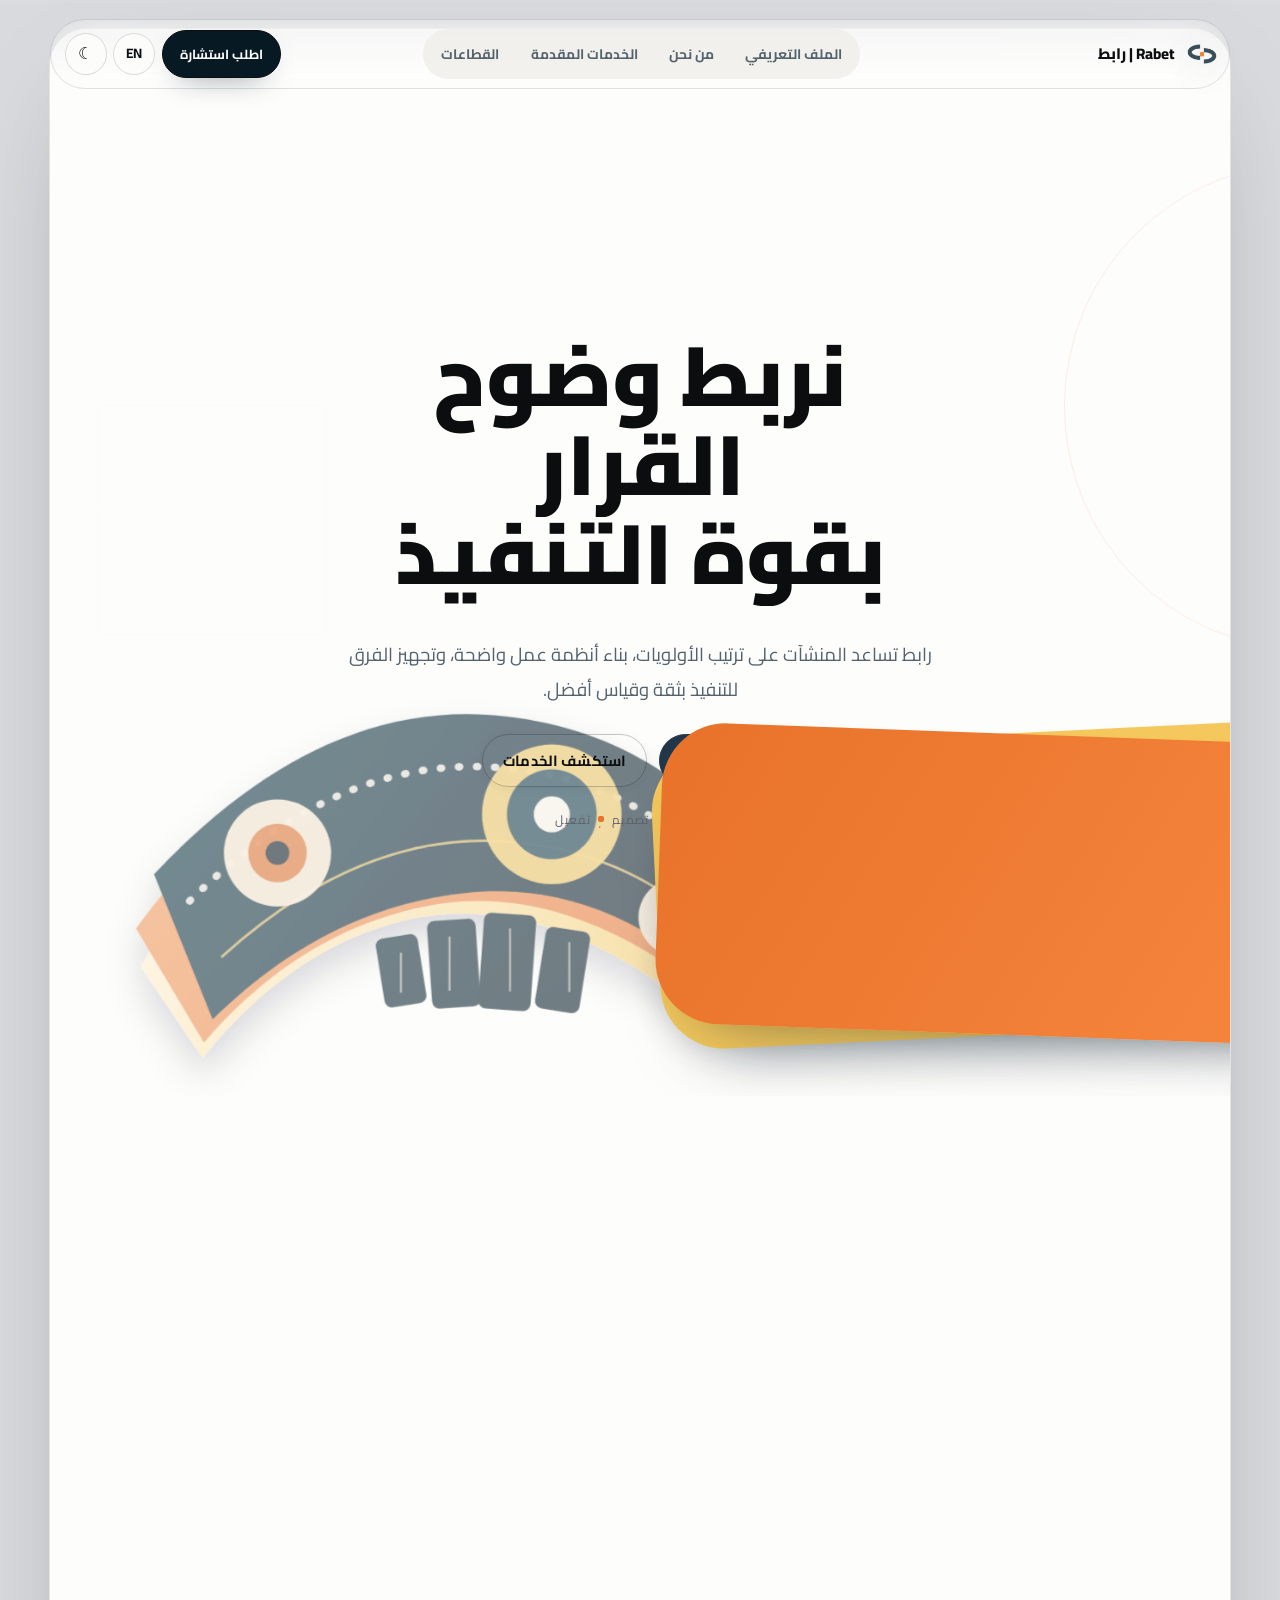
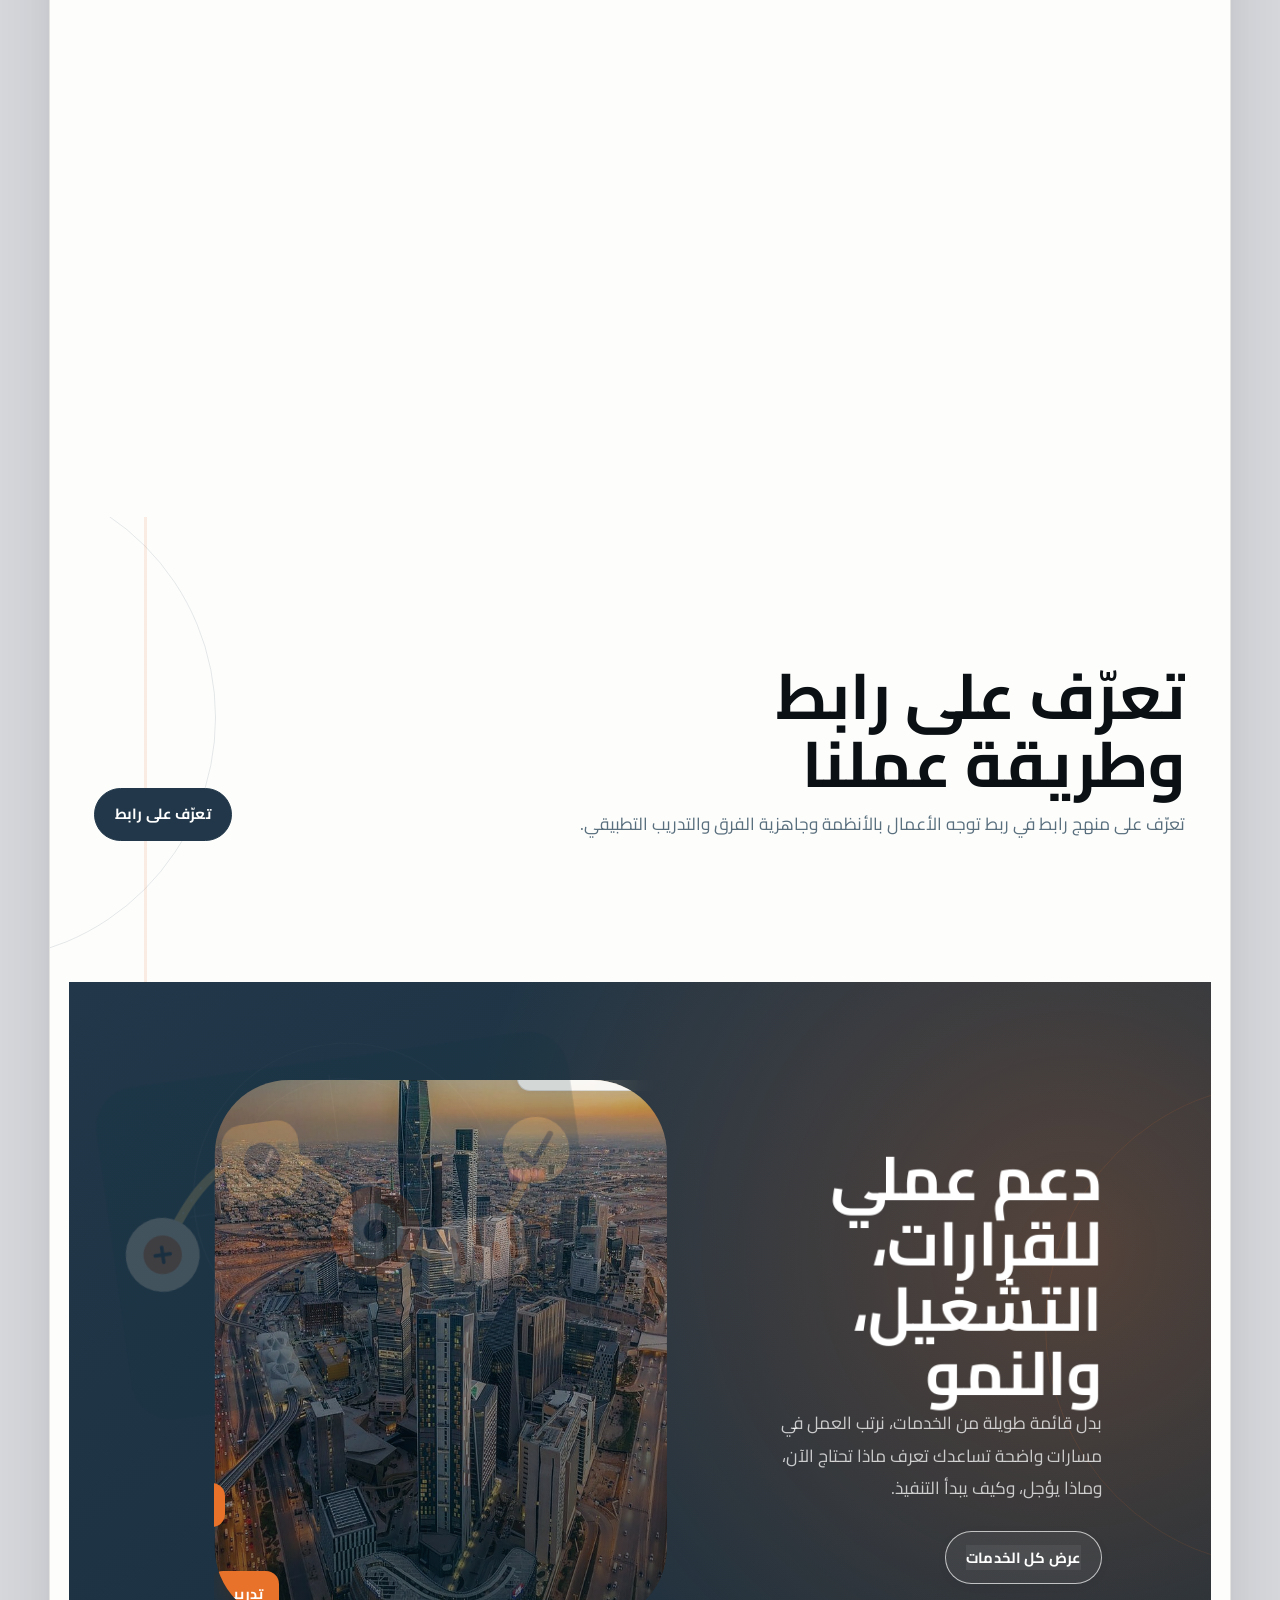
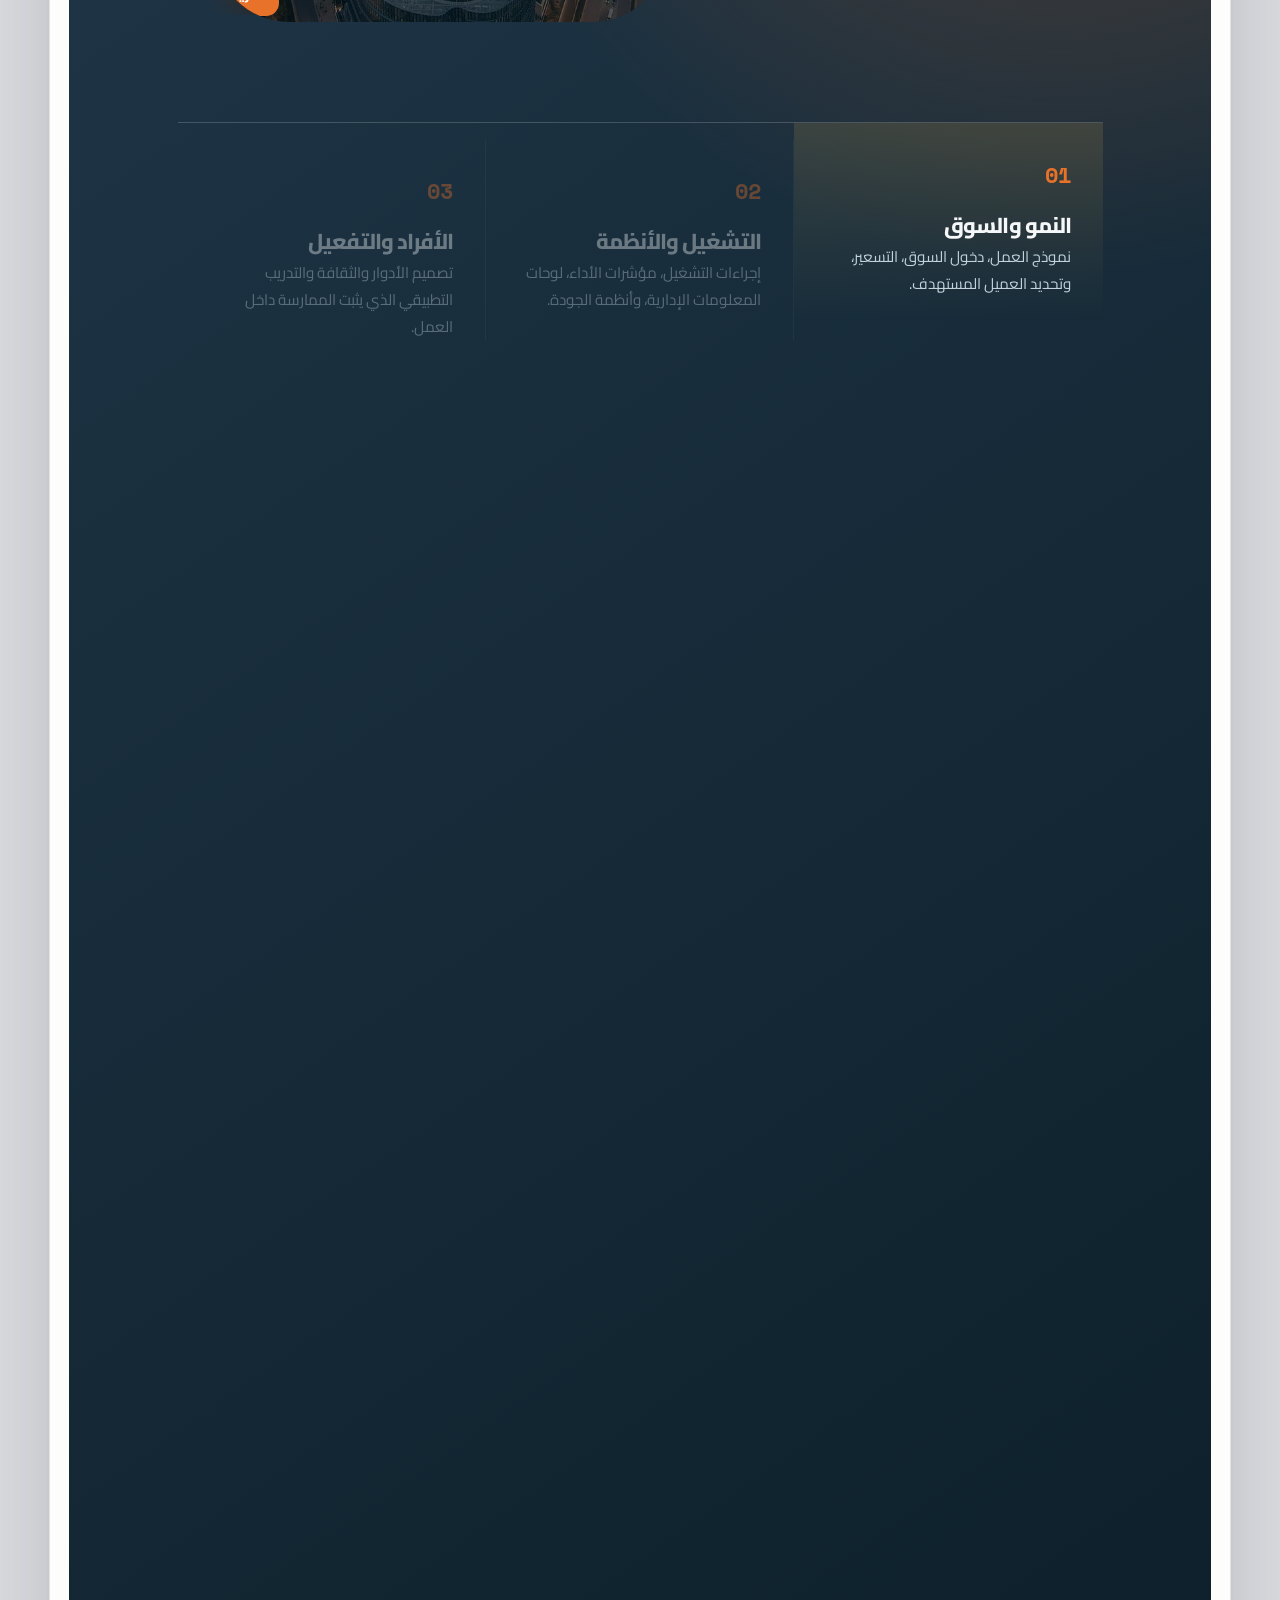
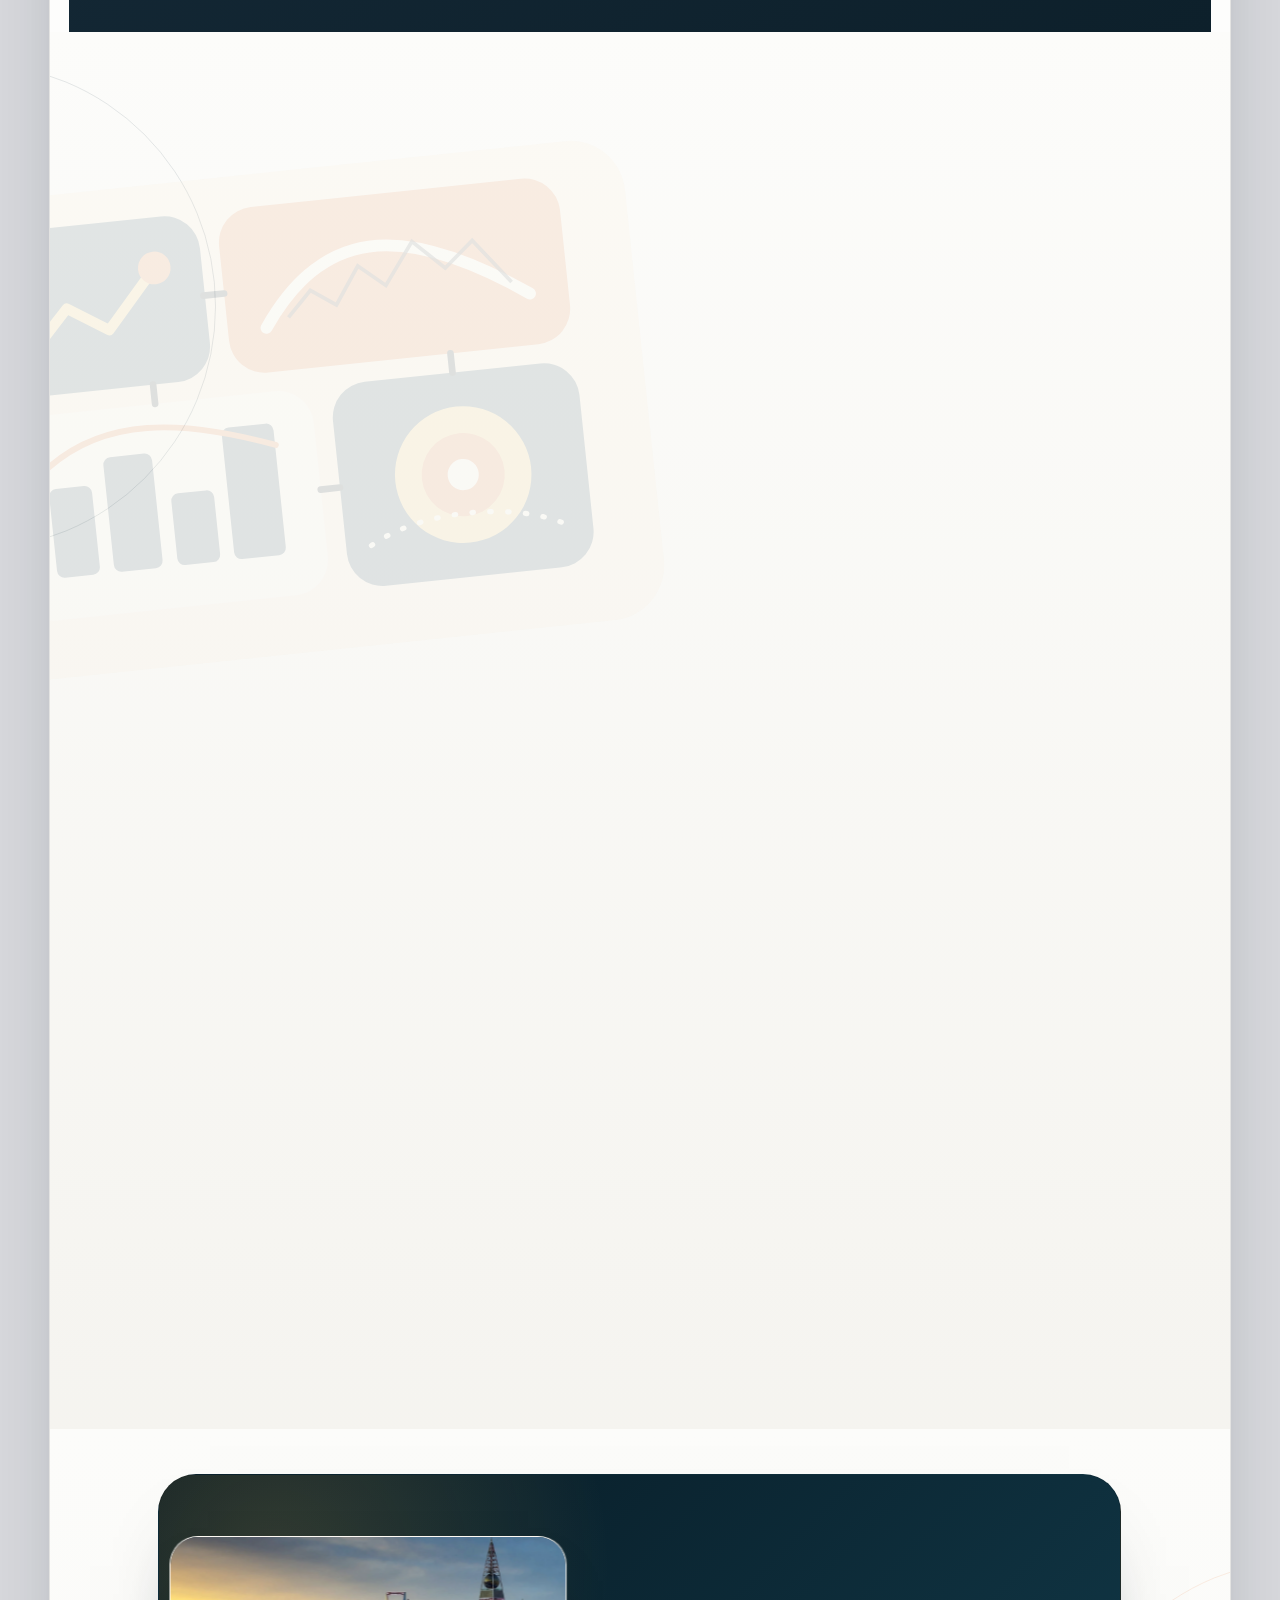
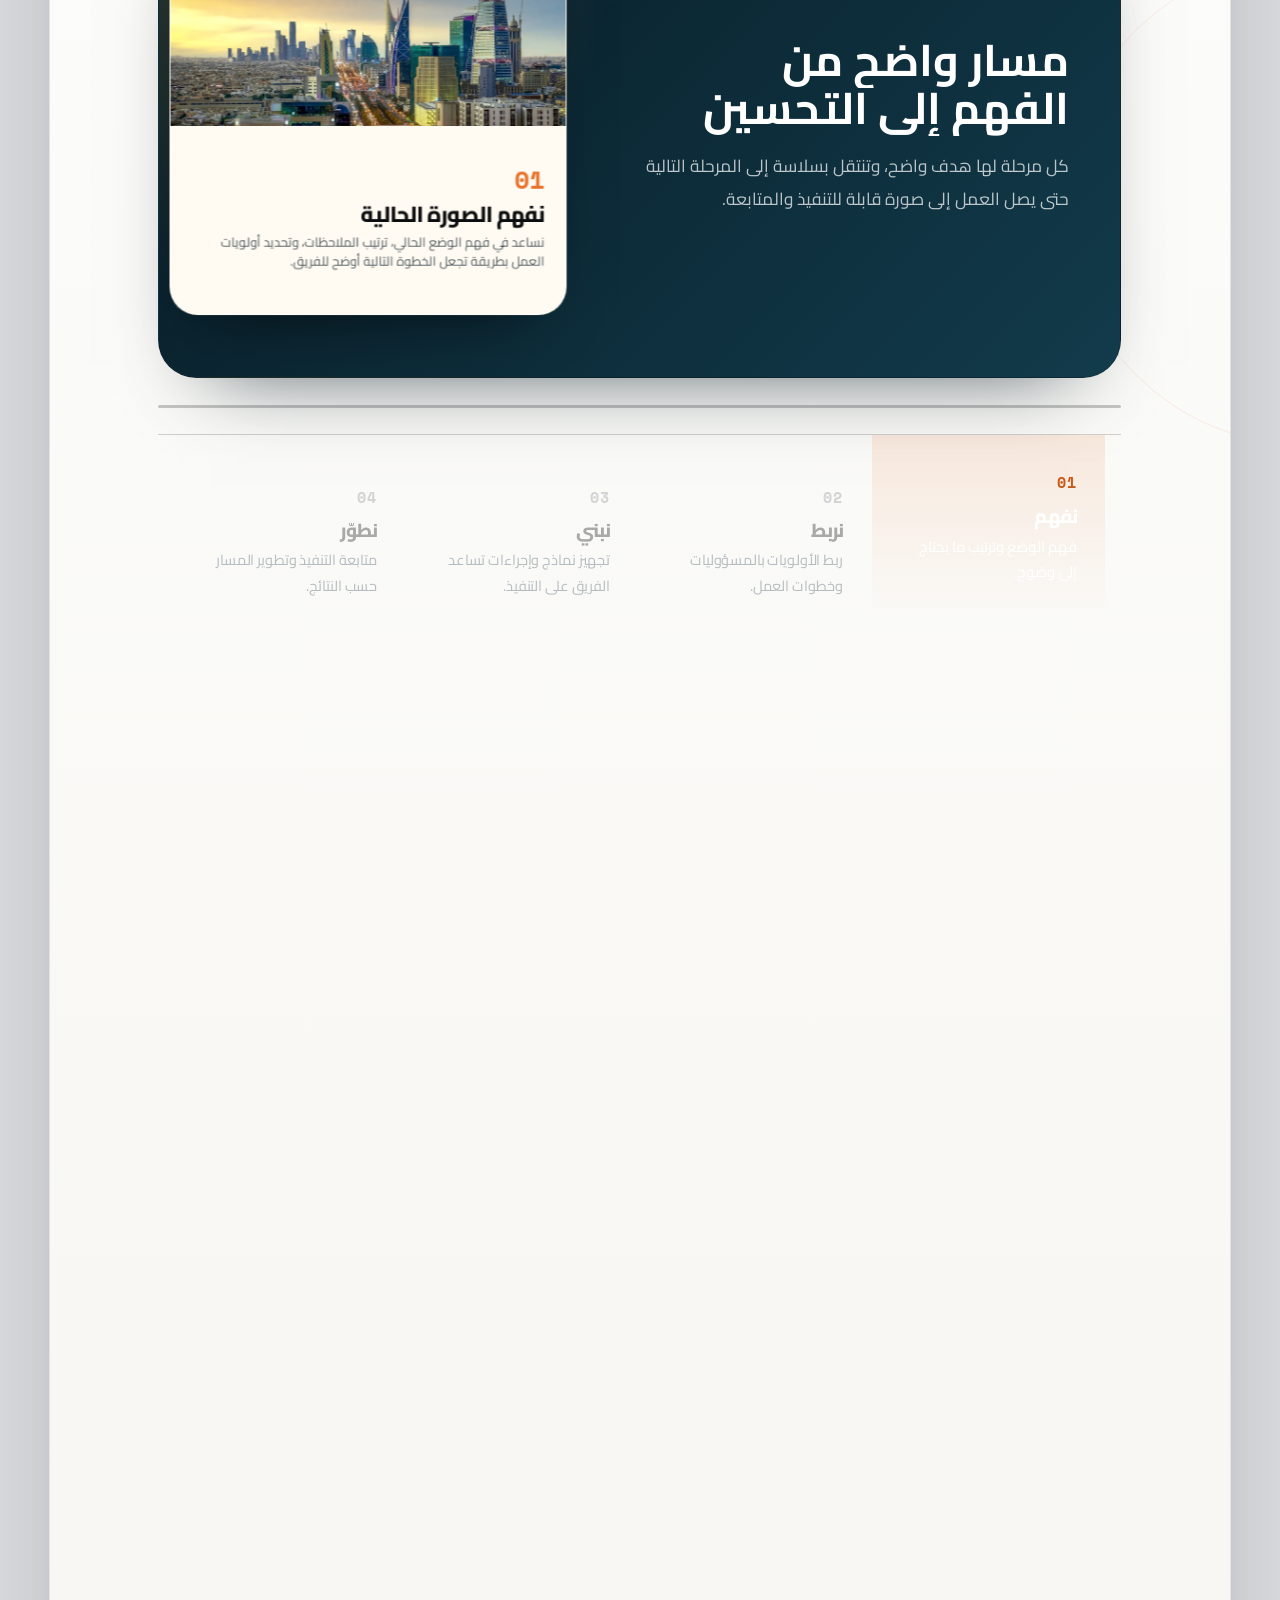
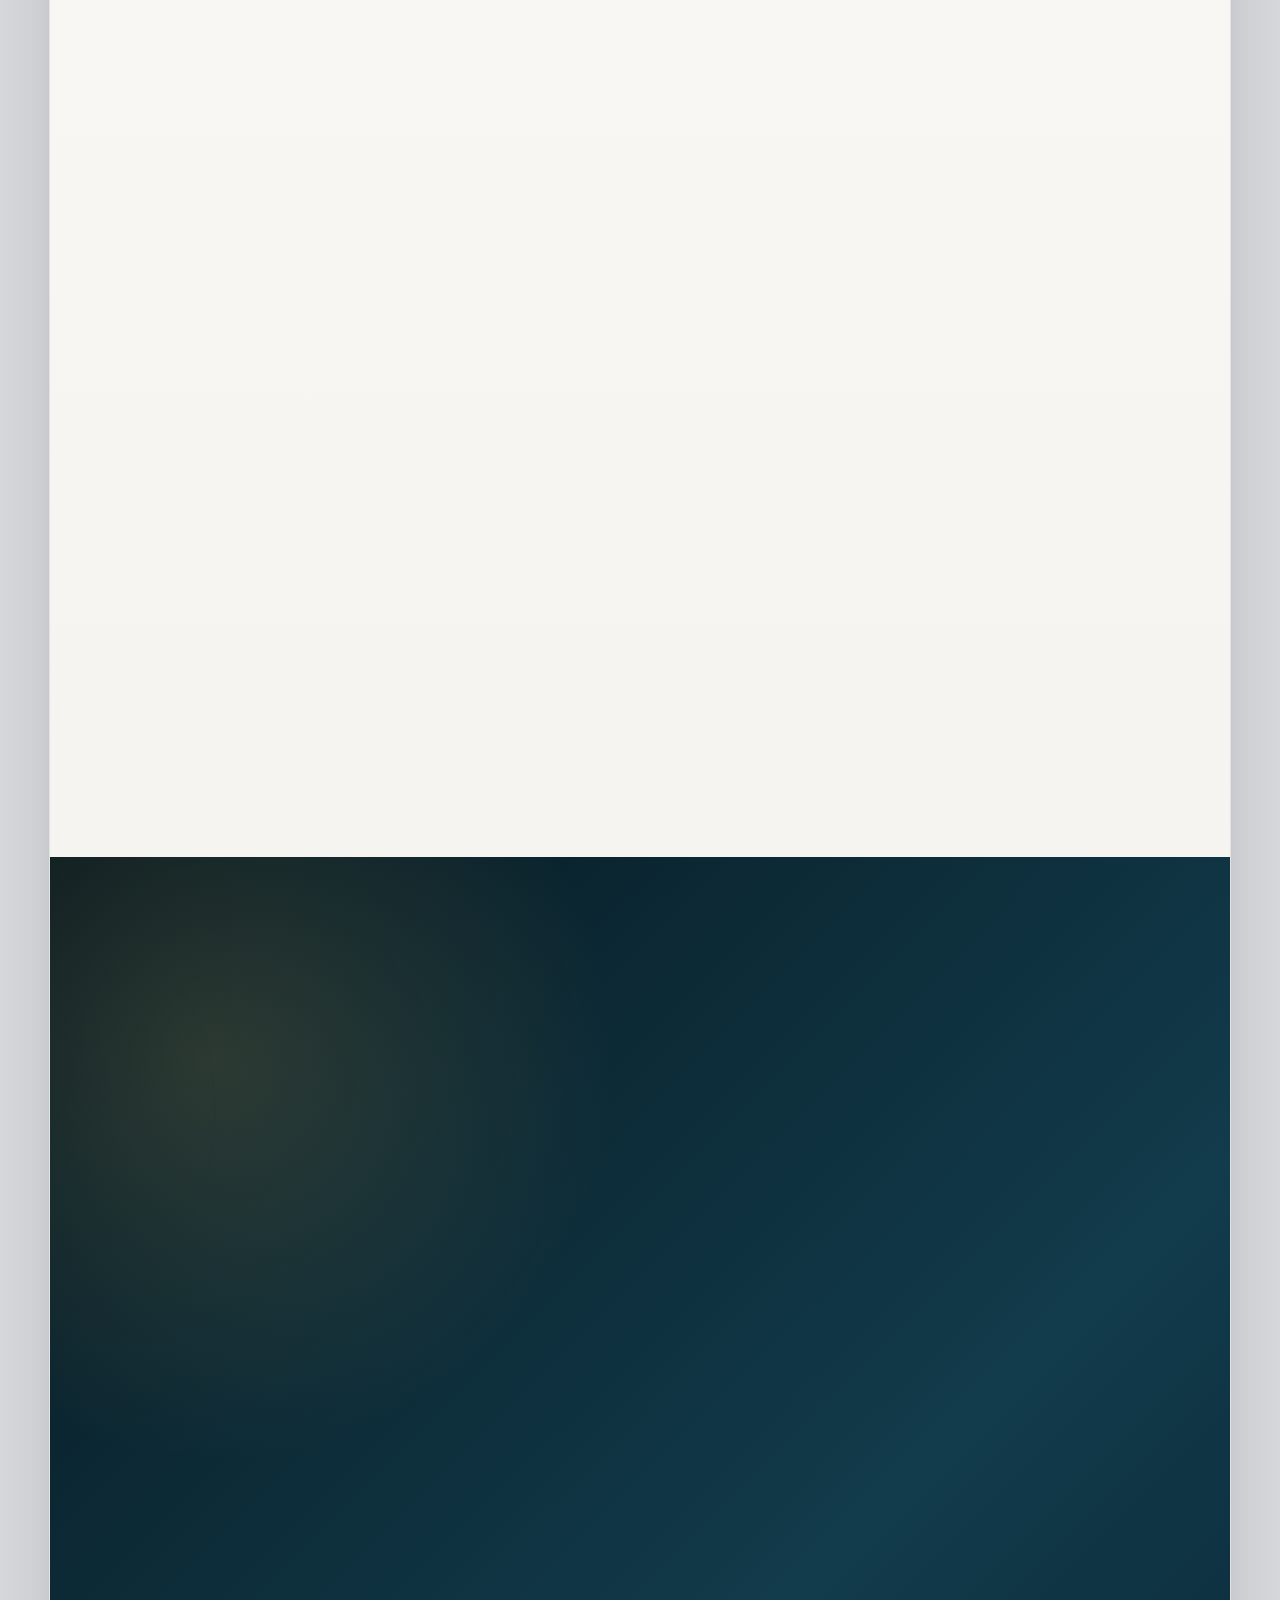
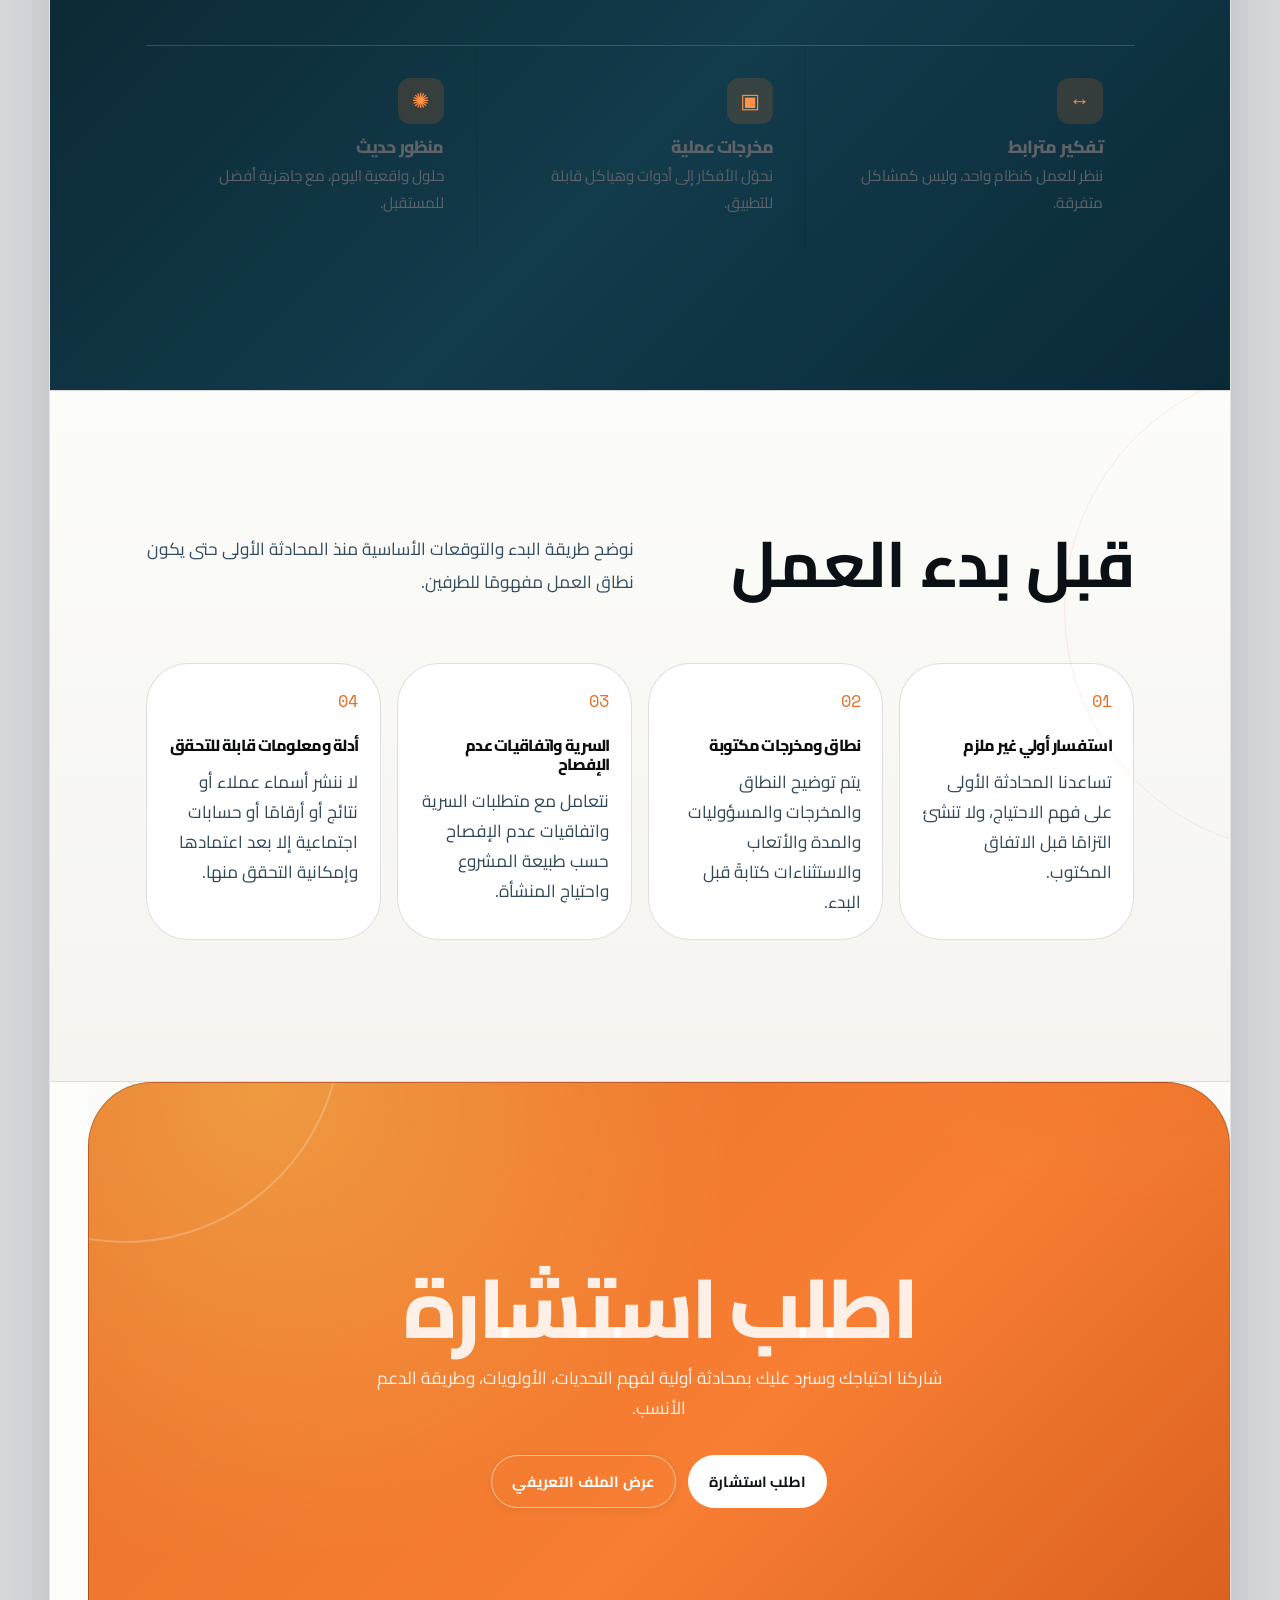
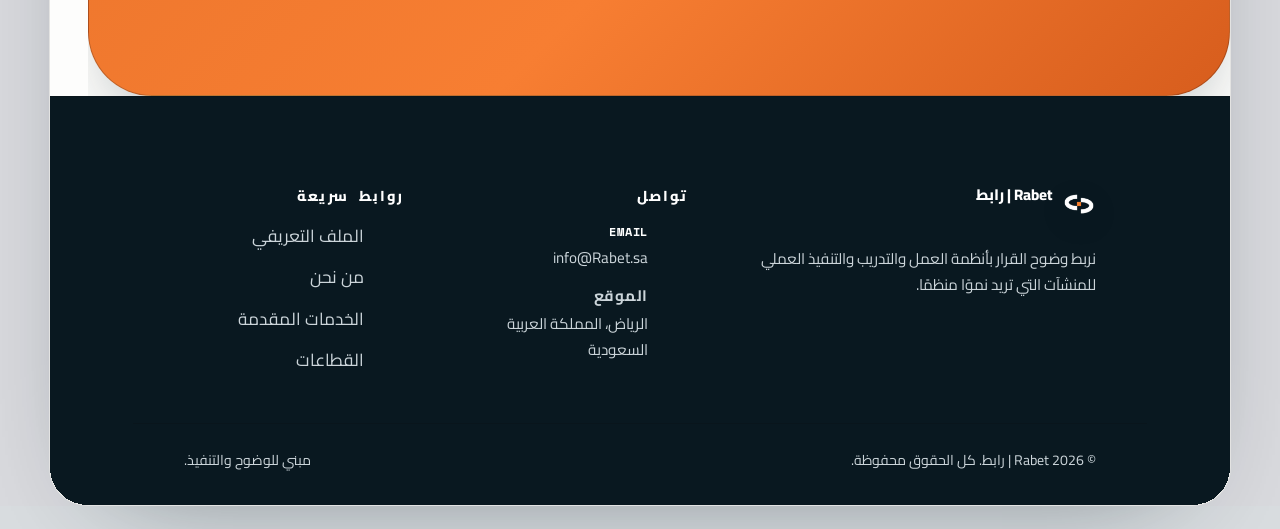
<file: index.html>
<!DOCTYPE html>
<html dir="rtl" lang="ar">
<head>
<meta charset="utf-8"/>
<meta content="width=device-width, initial-scale=1.0" name="viewport"/>
<title data-title-ar="رابط | حلول الأعمال والتدريب" data-title-en="Rabet | Business Solutions &amp; Training">رابط | حلول الأعمال والتدريب</title>
<meta content="تقدم رابط حلول أعمال وأنظمة تشغيل وتدريبًا تطبيقيًا للمنشآت التي تسعى إلى قرارات أوضح وتنفيذ أقوى." data-description-ar="تقدم رابط حلول أعمال وأنظمة تشغيل وتدريبًا تطبيقيًا للمنشآت التي تسعى إلى قرارات أوضح وتنفيذ أقوى." data-description-en="Rabet provides business solutions, operating systems, and applied training for organizations seeking clearer decisions and stronger execution." name="description"/>
<script src="theme-init.js">
</script>
<link href="https://fonts.googleapis.com" rel="preconnect"/>
<link crossorigin="" href="https://fonts.gstatic.com" rel="preconnect"/>
<link href="https://fonts.googleapis.com/css2?family=Cairo:wght@400;500;600;700;800;900&amp;family=Space+Mono:wght@400;700&amp;display=swap" rel="stylesheet"/>
<link href="style.css" rel="stylesheet"/><link href="rabet-reference.css" rel="stylesheet"/><link href="rabet-motion-v3.css" rel="stylesheet"/><link href="rabet-v3.2-essential-fixes.css" rel="stylesheet"/><link href="rabet-v3.3-reference-motion.css" rel="stylesheet"/>
<script defer="" src="script.js">
</script><script defer="" src="rabet-v3.3-reference-motion.js"></script>
<link href="rabet-content-fixes-v3.4.css" rel="stylesheet"/><script defer="True" src="rabet-content-fixes-v3.4.js"></script></head>
<body class="lang-ar premium-style page-home has-fixed-nav page-index" data-page-description-ar="تقدم رابط حلول أعمال وأنظمة تشغيل وتدريبًا تطبيقيًا للمنشآت التي تسعى إلى قرارات أوضح وتنفيذ أقوى." data-page-description-en="Rabet provides business solutions, operating systems, and applied training for organizations seeking clearer decisions and stronger execution." data-page-title-ar="رابط | حلول الأعمال والتدريب" data-page-title-en="Rabet | Business Solutions &amp; Training"><header class="site-header" data-fixed-navbar="true">
<nav aria-label="التنقل في موقع رابط" class="nav" data-aria-label-ar="التنقل في موقع رابط" data-aria-label-en="Rabet navigation">
<a aria-label="الصفحة الرئيسية لرابط" class="brand" data-aria-label-ar="الصفحة الرئيسية لرابط" data-aria-label-en="Rabet home" href="index.html">
<img alt="شعار رابط" class="brand-logo-img theme-img" data-alt-ar="شعار رابط" data-alt-en="Rabet logo" data-dark="assets/rabet-logo-white.png" data-light="assets/rabet-logo-dark.png" src="assets/rabet-logo-dark.png"/>
<span aria-hidden="true" class="brand-fallback">
       رابط
      </span>
<span>
<strong>
        Rabet | رابط
       </strong>
<small class="copy-small">
<span class="txt" data-ar="حلول الأعمال والتدريب" data-en="Business Solutions &amp; Training">
         حلول الأعمال والتدريب
        </span>
</small>
</span>
</a>
<div class="nav-links" data-nav-links="">
<a class="" href="profile.html">
<span class="txt" data-ar="الملف التعريفي" data-en="Profile">
        الملف التعريفي
       </span>
</a>
<a class="" href="about.html">
<span class="txt" data-ar="من نحن" data-en="About">
        من نحن
       </span>
</a>
<a class="" href="offerings.html">
<span class="txt" data-ar="الخدمات المقدمة" data-en="Offerings">
        الخدمات المقدمة
       </span>
</a>
<a class="" href="sectors.html">
<span class="txt" data-ar="القطاعات" data-en="Sectors">
        القطاعات
       </span>
</a>
</div>
<div class="nav-actions">
<a class="nav-cta" data-mail-context-ar="" data-mail-context-en="" data-mail-subject-ar="طلب استشارة" data-mail-subject-en="Consultation Request" href="mailto:info@Rabet.sa?subject=Consultation%20Request">
<span class="txt" data-ar="اطلب استشارة" data-en="Request Consultation">اطلب استشارة</span>
</a>
<button aria-label="تبديل اللغة" class="lang-toggle" data-aria-label-ar="تبديل اللغة" data-aria-label-en="Switch language" data-lang-toggle="" type="button">
       EN
      </button>
<button aria-label="تبديل المظهر" class="theme-toggle nav-theme-toggle" data-aria-label-ar="تبديل المظهر" data-aria-label-en="Toggle theme" data-theme-toggle="" type="button">
<span aria-hidden="true">☾</span>
</button>
<button aria-label="فتح القائمة" class="menu-toggle" data-aria-label-ar="فتح القائمة" data-aria-label-en="Open menu" data-menu-toggle="" type="button">
       ☰
      </button>
</div>
</nav>
</header>
<div class="page-shell">
<!-- Navbar: logo, links, language button, and mobile menu. -->
<main>
<!-- Hero: premium landing section with readable image treatment. -->
<section class="hero landing-hero-v4 hero-redesigned">
<div aria-hidden="true" class="landing-hero-image"></div>
<div aria-hidden="true" class="landing-hero-overlay"></div>
<div aria-hidden="true" class="landing-motion-field">
<span class="motion-line line-a"></span>
<span class="motion-line line-b"></span>
<span class="motion-orb orb-a"></span>
<span class="motion-orb orb-b"></span>
</div>
<div class="wrap landing-hero-grid">
<div class="landing-copy-card reveal">
<h1 class="title landing-title">
<span class="txt" data-ar="نربط وضوح القرار بقوة التنفيذ" data-en="Turning business clarity into execution">نربط وضوح القرار بقوة التنفيذ</span>
</h1>
<p class="lead landing-lead copy-on-image">
<span class="txt" data-ar="رابط تساعد المنشآت على ترتيب الأولويات، بناء أنظمة عمل واضحة، وتجهيز الفرق للتنفيذ بثقة وقياس أفضل." data-en="Rabet helps organizations organize priorities, build clear operating systems, and prepare teams to execute with confidence and stronger measurement.">رابط تساعد المنشآت على ترتيب الأولويات، بناء أنظمة عمل واضحة، وتجهيز الفرق للتنفيذ بثقة وقياس أفضل.</span>
</p>
<div class="hero-actions landing-actions">
<a class="btn" data-mail-context-ar="" data-mail-context-en="" data-mail-subject-ar="طلب استشارة" data-mail-subject-en="Consultation Request" href="mailto:info@Rabet.sa?subject=Consultation%20Request">
<span class="txt" data-ar="اطلب استشارة" data-en="Request Consultation">اطلب استشارة</span>
</a>
<a class="btn secondary" href="offerings.html">
<span class="txt" data-ar="استكشف الخدمات" data-en="Explore Offerings">استكشف الخدمات</span>
</a>
</div>
<div aria-label="مجالات تركيز رابط" class="landing-focus-row" data-aria-label-ar="مجالات تركيز رابط" data-aria-label-en="Rabet focus areas">
<span><span class="txt" data-ar="تشخيص" data-en="Diagnose">تشخيص</span></span>
<span><span class="txt" data-ar="تصميم" data-en="Design">تصميم</span></span>
<span><span class="txt" data-ar="تفعيل" data-en="Activate">تفعيل</span></span>
</div>
</div>
<aside class="landing-visual-panel reveal" data-delay="2">
<div class="landing-visual-frame">
<img alt="حي الأعمال في الرياض" class="theme-img" data-alt-ar="حي الأعمال في الرياض" data-alt-en="Riyadh business district" data-dark="assets/visual-dark-night.jpg" data-light="assets/visual-light-business.jpg" src="assets/visual-light-business.jpg"/>
</div>
<div class="landing-visual-caption copy-on-image-muted">
<img alt="شعار رابط" class="theme-img" data-alt-ar="شعار رابط" data-alt-en="Rabet logo" data-dark="assets/rabet-logo-white.png" data-light="assets/rabet-logo-dark.png" src="assets/rabet-logo-dark.png"/>
<div>
<b>Rabet | رابط</b>
<span class="txt" data-ar="نهج واضح للأعمال، التدريب، والتنفيذ." data-en="A clear approach to business, training, and execution.">نهج واضح للأعمال، التدريب، والتنفيذ.</span>
</div>
</div>
</aside>
</div>
</section>
<!-- Who we are: dark team/profile template. -->
<section class="section home-profile-link">
<div class="wrap home-profile-card reveal">
<div>
<h2 class="title small"><span class="txt" data-ar="تعرّف على رابط وطريقة عملنا" data-en="Meet Rabet and how we work">تعرّف على رابط وطريقة عملنا</span></h2>
<p class="lead copy-card-muted"><span class="txt" data-ar="تعرّف على منهج رابط في ربط توجه الأعمال بالأنظمة وجاهزية الفرق والتدريب التطبيقي." data-en="See how Rabet connects business direction with systems, team readiness, and applied training.">تعرّف على منهج رابط في ربط توجه الأعمال بالأنظمة وجاهزية الفرق والتدريب التطبيقي.</span></p>
</div>
<a class="btn" href="about.html"><span class="txt" data-ar="تعرّف على رابط" data-en="About Rabet">تعرّف على رابط</span></a>
</div>
</section>
<!-- City motion band: adds life using rotating Riyadh/KAFD imagery. -->
<!-- Offerings: dynamic service lab section. -->
<section class="section dark-section service-lab-section">
<div class="wrap service-lab">
<div class="service-copy reveal">
<h2 class="title small">
<span class="txt" data-ar="دعم عملي للقرارات، التشغيل، والنمو" data-en="Practical support for decisions, operations, and growth">
         دعم عملي للقرارات، التشغيل، والنمو
        </span>
</h2>
<p class="lead copy-on-dark">
<span class="txt" data-ar="بدل قائمة طويلة من الخدمات، نرتب العمل في مسارات واضحة تساعدك تعرف ماذا تحتاج الآن، وماذا يؤجل، وكيف يبدأ التنفيذ." data-en="Instead of a long service list, we organize the work into clear tracks so you know what is needed now, what can wait, and how execution starts.">
         بدل قائمة طويلة من الخدمات، نرتب العمل في مسارات واضحة تساعدك تعرف ماذا تحتاج الآن، وماذا يؤجل، وكيف يبدأ التنفيذ.
        </span>
</p>
<a class="btn secondary" href="offerings.html">
<span class="txt" data-ar="عرض كل الخدمات" data-en="View all offerings">
         عرض كل الخدمات
        </span>
</a>
</div>
<div class="service-visual reveal" data-delay="2">
<img alt="التشغيل والاستراتيجية للأعمال" class="theme-img" data-alt-ar="التشغيل والاستراتيجية للأعمال" data-alt-en="Business operations and strategy" data-dark="assets/visual-dark-train.jpg" data-light="assets/visual-light-sunset.jpg" src="assets/visual-light-sunset.jpg"/>
<div class="service-meter service-note copy-on-dark-muted">
<span><span class="txt" data-ar="من التشخيص إلى التطبيق" data-en="From diagnosis to execution">من التشخيص إلى التطبيق</span></span>
</div>
<div class="service-flow-card card-a">
<b><span class="txt" data-ar="تحليل" data-en="Analyze">تحليل</span></b>
</div>
<div class="service-flow-card card-b">
<b><span class="txt" data-ar="تصميم" data-en="Design">تصميم</span></b>
</div>
<div class="service-flow-card card-c">
<b><span class="txt" data-ar="تدريب" data-en="Train">تدريب</span></b>
</div>
</div>
<div class="service-track-grid reveal" data-delay="3">
<article class="service-track">
<span>01</span>
<h3><span class="txt" data-ar="النمو والسوق" data-en="Growth and market">النمو والسوق</span></h3>
<p class="copy-on-dark-muted"><span class="txt" data-ar="نموذج العمل، دخول السوق، التسعير، وتحديد العميل المستهدف." data-en="Business model, market entry, pricing, and target customer definition.">نموذج العمل، دخول السوق، التسعير، وتحديد العميل المستهدف.</span></p>
</article>
<article class="service-track">
<span>02</span>
<h3><span class="txt" data-ar="التشغيل والأنظمة" data-en="Operations and systems">التشغيل والأنظمة</span></h3>
<p class="copy-on-dark-muted"><span class="txt" data-ar="إجراءات التشغيل، مؤشرات الأداء، لوحات المعلومات الإدارية، وأنظمة الجودة." data-en="SOPs, KPIs, management dashboards, and quality systems.">إجراءات التشغيل، مؤشرات الأداء، لوحات المعلومات الإدارية، وأنظمة الجودة.</span></p>
</article>
<article class="service-track">
<span>03</span>
<h3><span class="txt" data-ar="الأفراد والتفعيل" data-en="People and activation">الأفراد والتفعيل</span></h3>
<p class="copy-on-dark-muted"><span class="txt" data-ar="تصميم الأدوار والثقافة والتدريب التطبيقي الذي يثبت الممارسة داخل العمل." data-en="Role and culture design with applied training that embeds the work in daily practice.">تصميم الأدوار والثقافة والتدريب التطبيقي الذي يثبت الممارسة داخل العمل.</span></p>
</article>
</div>
</div>
</section>
<!-- Sectors: image-led homepage preview. -->
<section class="section home-sectors">
<div class="wrap">
<div class="section-head">
<div class="reveal">
<h2 class="title small">
<span class="txt" data-ar="قطاعات تنمو وتحتاج وضوحًا أكبر" data-en="Sectors where growth needs clearer systems">
          قطاعات تنمو وتحتاج وضوحًا أكبر
         </span>
</h2>
</div>
<a class="btn secondary reveal" data-delay="2" href="sectors.html">
<span class="txt" data-ar="عرض القطاعات" data-en="View sectors">
         عرض القطاعات
        </span>
</a>
</div>
<div class="home-sector-grid">
<a aria-label="العقار والتطوير" class="home-sector-card big reveal" data-aria-label-ar="العقار والتطوير" data-aria-label-en="Real estate and development" data-delay="1" href="sectors.html#real-estate-development">
<img alt="قطاع العقار والتطوير" data-alt-ar="قطاع العقار والتطوير" data-alt-en="Real estate sector" src="assets/sector-real-estate.jpg"/>
<span>01</span>
<h3><span class="txt" data-ar="العقار والتطوير" data-en="Real estate and development">العقار والتطوير</span></h3>
<p class="copy-on-image-muted"><span class="txt" data-ar="تحويل النمو العقاري إلى تشغيل أوضح ومؤشرات أفضل." data-en="Turning real estate growth into clearer operations and stronger metrics.">تحويل النمو العقاري إلى تشغيل أوضح ومؤشرات أفضل.</span></p>
</a>
<a aria-label="التصنيع" class="home-sector-card reveal" data-aria-label-ar="التصنيع" data-aria-label-en="Manufacturing" data-delay="2" href="sectors.html#manufacturing">
<img alt="قطاع التصنيع" data-alt-ar="قطاع التصنيع" data-alt-en="Manufacturing sector" src="assets/sector-manufacturing.jpg"/>
<span>02</span>
<h3><span class="txt" data-ar="التصنيع" data-en="Manufacturing">التصنيع</span></h3>
</a>
<a aria-label="الضيافة والسياحة" class="home-sector-card reveal" data-aria-label-ar="الضيافة والسياحة" data-aria-label-en="Hospitality and tourism" data-delay="3" href="sectors.html#hospitality-tourism">
<img alt="قطاع الضيافة والسياحة" data-alt-ar="قطاع الضيافة والسياحة" data-alt-en="Hospitality sector" src="assets/sector-hospitality.jpg"/>
<span>03</span>
<h3><span class="txt" data-ar="الضيافة والسياحة" data-en="Hospitality and tourism">الضيافة والسياحة</span></h3>
</a>
<a aria-label="اللوجستيات" class="home-sector-card reveal" data-aria-label-ar="اللوجستيات" data-aria-label-en="Logistics" data-delay="4" href="sectors.html#logistics">
<img alt="قطاع اللوجستيات" data-alt-ar="قطاع اللوجستيات" data-alt-en="Logistics sector" src="assets/sector-logistics.jpg"/>
<span>04</span>
<h3><span class="txt" data-ar="اللوجستيات" data-en="Logistics">اللوجستيات</span></h3>
</a>
<a aria-label="التدريب" class="home-sector-card reveal training-feature" data-aria-label-ar="التدريب" data-aria-label-en="Training" data-delay="5" href="sectors.html#training">
<img alt="قطاع التدريب" data-alt-ar="قطاع التدريب" data-alt-en="Training sector" src="assets/sector-training.jpg"/><strong class="training-feature-badge"><span class="txt" data-ar="قدرة محورية" data-en="Featured capability">قدرة محورية</span></strong>
<span>05</span>
<h3><span class="txt" data-ar="التدريب" data-en="Training">التدريب</span></h3>
</a>
</div>
</div>
</section>
<!-- Process: rebuilt guided roadmap section. -->
<section class="section support-roadmap-section roadmap-v5" id="how-we-support">
<div class="wrap">
<div class="roadmap-v5-head reveal road-heading-bg">
<div class="roadmap-v5-copy">
<h2 class="title small">
<span class="txt" data-ar="مسار واضح من الفهم إلى التحسين" data-en="A clear path from understanding to improvement">مسار واضح من الفهم إلى التحسين</span>
</h2>
<p class="lead copy-on-image">
<span class="txt" data-ar="كل مرحلة لها هدف واضح، وتنتقل بسلاسة إلى المرحلة التالية حتى يصل العمل إلى صورة قابلة للتنفيذ والمتابعة." data-en="Each stage has a clear purpose, moving smoothly into the next until the work becomes practical, trackable, and easier to improve.">كل مرحلة لها هدف واضح، وتنتقل بسلاسة إلى المرحلة التالية حتى يصل العمل إلى صورة قابلة للتنفيذ والمتابعة.</span>
</p>
</div>
<aside class="road-detail road-detail-bg" data-road-detail="">
<div class="road-detail-img">
<img alt="تصور لمسار عمل رابط" data-alt-ar="تصور لمسار عمل رابط" data-alt-en="Rabet process visual" data-road-detail-img="" src="assets/visual-light-business.jpg"/>
</div>
<div class="road-detail-copy">
<span class="road-detail-kicker" data-road-detail-step="">01</span>
<h3><span class="txt" data-ar="نفهم الصورة الحالية" data-en="Understand the current picture" data-road-detail-title="">نفهم الصورة الحالية</span></h3>
<p class="copy-on-image-muted"><span class="txt" data-ar="نساعد في فهم الوضع الحالي، ترتيب الملاحظات، وتحديد أولويات العمل بطريقة تجعل الخطوة التالية أوضح للفريق." data-en="We help understand the current situation, organize observations, and define priorities so the next step becomes clearer for the team." data-road-detail-desc="">نساعد في فهم الوضع الحالي، ترتيب الملاحظات، وتحديد أولويات العمل بطريقة تجعل الخطوة التالية أوضح للفريق.</span></p>
</div>
</aside>
</div>
<div class="roadmap-shell reveal" data-delay="2" data-roadmap="">
<div aria-hidden="true" class="road-line">
<span class="road-line-fill"><span class="road-marker"></span></span>
</div>
<div class="road-steps">
<article class="road-step" data-desc-ar="نساعد في فهم الوضع الحالي، ترتيب الملاحظات، وتحديد أولويات العمل بطريقة تجعل الخطوة التالية أوضح للفريق." data-desc-en="We help understand the current situation, organize observations, and define priorities so the next step becomes clearer for the team." data-img-dark="assets/visual-dark-skyline.jpg" data-img-light="assets/visual-light-business.jpg" data-roadmap-step="0" data-step="01" data-title-ar="نفهم الصورة الحالية" data-title-en="Understand the current picture" tabindex="0">
<span class="road-no">01</span>
<h3><span class="txt" data-ar="نفهم" data-en="Understand">نفهم</span></h3>
<p class="copy-card"><span class="txt" data-ar="فهم الوضع وترتيب ما يحتاج إلى وضوح." data-en="Understand the situation and organize what needs clarity.">فهم الوضع وترتيب ما يحتاج إلى وضوح.</span></p>
</article>
<article class="road-step" data-desc-ar="نساعد في ربط الأولويات بالأدوار والموارد المتاحة، ثم تحويل النقاش إلى مسار عمل يمكن متابعته بدون تعقيد زائد." data-desc-en="We help connect priorities with roles and available resources, then turn the discussion into a working path that can be followed without unnecessary complexity." data-img-dark="assets/visual-dark-night.jpg" data-img-light="assets/visual-light-kafd.jpg" data-roadmap-step="1" data-step="02" data-title-ar="نربط الأولويات" data-title-en="Connect priorities" tabindex="0">
<span class="road-no">02</span>
<h3><span class="txt" data-ar="نربط" data-en="Connect">نربط</span></h3>
<p class="copy-card"><span class="txt" data-ar="ربط الأولويات بالمسؤوليات وخطوات العمل." data-en="Connect priorities with responsibilities and working steps.">ربط الأولويات بالمسؤوليات وخطوات العمل.</span></p>
</article>
<article class="road-step" data-desc-ar="نجهّز أدوات عملية مثل النماذج، الإجراءات، والمؤشرات الأساسية حتى يعرف الفريق كيف يبدأ، من يتابع، وما الذي يحتاج إلى تحسين." data-desc-en="We prepare practical tools such as templates, procedures, and basic indicators so the team knows how to start, who follows up, and what needs improvement." data-img-dark="assets/visual-dark-train.jpg" data-img-light="assets/visual-light-district.jpg" data-roadmap-step="2" data-step="03" data-title-ar="نبني أدوات العمل" data-title-en="Build the working tools" tabindex="0">
<span class="road-no">03</span>
<h3><span class="txt" data-ar="نبني" data-en="Build">نبني</span></h3>
<p class="copy-card"><span class="txt" data-ar="تجهيز نماذج وإجراءات تساعد الفريق على التنفيذ." data-en="Prepare templates and procedures that support execution.">تجهيز نماذج وإجراءات تساعد الفريق على التنفيذ.</span></p>
</article>
<article class="road-step" data-desc-ar="نساعد في متابعة التطبيق، قراءة النتائج، وتعديل المسار بهدوء حتى يبقى العمل واضحًا وقابلًا للتحسين مع الوقت." data-desc-en="We help follow implementation, read results, and adjust the path calmly so the work remains clear and easier to improve over time." data-img-dark="assets/visual-dark-skyline.jpg" data-img-light="assets/visual-light-sunset.jpg" data-roadmap-step="3" data-step="04" data-title-ar="نطوّر ونحسّن" data-title-en="Improve and refine" tabindex="0">
<span class="road-no">04</span>
<h3><span class="txt" data-ar="نطوّر" data-en="Improve">نطوّر</span></h3>
<p class="copy-card"><span class="txt" data-ar="متابعة التنفيذ وتطوير المسار حسب النتائج." data-en="Follow execution and refine the path based on results.">متابعة التنفيذ وتطوير المسار حسب النتائج.</span></p>
</article>
</div>
</div>
</div>
</section>
<!-- Why Rabet: clearer contrast and richer visual section. -->
<section class="section dark-section why-alive">
<div class="wrap why-layout">
<div class="why-copy reveal">
<h2 class="title small">
<span class="txt" data-ar="لأن النمو يحتاج نظامًا يفهمه الفريق ويقدر يستخدمه" data-en="Because growth needs systems teams can understand and use">
         لأن النمو يحتاج نظامًا يفهمه الفريق ويقدر يستخدمه
        </span>
</h2>
<p class="lead copy-on-dark">
<span class="txt" data-ar="ننظر إلى العمل كمنظومة مترابطة تجمع القرار والتشغيل والقياس وجاهزية الفريق، حتى تتحول الأولويات إلى حركة واضحة." data-en="We view the business as a connected system of decisions, operations, measurement, and team readiness so priorities become clear action.">ننظر إلى العمل كمنظومة مترابطة تجمع القرار والتشغيل والقياس وجاهزية الفريق، حتى تتحول الأولويات إلى حركة واضحة.</span>
</p>
</div>
<div class="why-image reveal" data-delay="2">
<img alt="أفق الرياض ونشاط الأعمال" class="theme-img" data-alt-ar="أفق الرياض ونشاط الأعمال" data-alt-en="Riyadh skyline and business activity" data-dark="assets/visual-dark-skyline.jpg" data-light="assets/visual-light-kafd.jpg" src="assets/visual-light-kafd.jpg"/>
<div class="why-stat why-badge">
<b><span class="txt" data-ar="تركيز العمل" data-en="Work focus">تركيز العمل</span></b>
<span><span class="txt" data-ar="قرار، تشغيل، تدريب" data-en="Decision, operations, training">قرار، تشغيل، تدريب</span></span>
</div>
</div>
<div class="why-card-grid reveal" data-delay="3">
<article class="why-card">
<div class="icon">↔</div>
<h3><span class="txt" data-ar="تفكير مترابط" data-en="Connected thinking">تفكير مترابط</span></h3>
<p class="copy-on-dark-muted"><span class="txt" data-ar="ننظر للعمل كنظام واحد، وليس كمشاكل متفرقة." data-en="We look at the business as one connected system, not isolated problems.">ننظر للعمل كنظام واحد، وليس كمشاكل متفرقة.</span></p>
</article>
<article class="why-card">
<div class="icon">▣</div>
<h3><span class="txt" data-ar="مخرجات عملية" data-en="Practical outputs">مخرجات عملية</span></h3>
<p class="copy-on-dark-muted"><span class="txt" data-ar="نحوّل الأفكار إلى أدوات وهياكل قابلة للتطبيق." data-en="We turn ideas into usable tools and structures.">نحوّل الأفكار إلى أدوات وهياكل قابلة للتطبيق.</span></p>
</article>
<article class="why-card">
<div class="icon">✺</div>
<h3><span class="txt" data-ar="منظور حديث" data-en="Modern perspective">منظور حديث</span></h3>
<p class="copy-on-dark-muted"><span class="txt" data-ar="حلول واقعية اليوم، مع جاهزية أفضل للمستقبل." data-en="Realistic solutions today with stronger readiness for tomorrow.">حلول واقعية اليوم، مع جاهزية أفضل للمستقبل.</span></p>
</article>
</div>
</div>
</section>
<!-- CTA: main contact invitation. -->
<section class="section engagement-standards" id="before-work-begins">
<div class="wrap">
<div class="section-head reveal">
<div>
<h2 class="title small"><span class="txt" data-ar="قبل بدء العمل" data-en="Before work begins">قبل بدء العمل</span></h2>
</div>
<p class="lead copy-secondary"><span class="txt" data-ar="نوضح طريقة البدء والتوقعات الأساسية منذ المحادثة الأولى حتى يكون نطاق العمل مفهومًا للطرفين." data-en="We clarify the starting process and core expectations from the first conversation so the engagement is understood by both sides.">نوضح طريقة البدء والتوقعات الأساسية منذ المحادثة الأولى حتى يكون نطاق العمل مفهومًا للطرفين.</span></p>
</div>
<div class="engagement-grid stagger">
<article class="engagement-card"><span>01</span><h3><span class="txt" data-ar="استفسار أولي غير ملزم" data-en="Non-binding initial enquiry">استفسار أولي غير ملزم</span></h3><p class="copy-card"><span class="txt" data-ar="تساعدنا المحادثة الأولى على فهم الاحتياج، ولا تنشئ التزامًا قبل الاتفاق المكتوب." data-en="The first conversation helps us understand the need and creates no commitment before a written agreement.">تساعدنا المحادثة الأولى على فهم الاحتياج، ولا تنشئ التزامًا قبل الاتفاق المكتوب.</span></p></article>
<article class="engagement-card"><span>02</span><h3><span class="txt" data-ar="نطاق ومخرجات مكتوبة" data-en="Written scope and outputs">نطاق ومخرجات مكتوبة</span></h3><p class="copy-card"><span class="txt" data-ar="يتم توضيح النطاق والمخرجات والمسؤوليات والمدة والأتعاب والاستثناءات كتابةً قبل البدء." data-en="Scope, outputs, responsibilities, timing, fees, and exclusions are confirmed in writing before work begins.">يتم توضيح النطاق والمخرجات والمسؤوليات والمدة والأتعاب والاستثناءات كتابةً قبل البدء.</span></p></article>
<article class="engagement-card"><span>03</span><h3><span class="txt" data-ar="السرية واتفاقيات عدم الإفصاح" data-en="Confidentiality and NDAs">السرية واتفاقيات عدم الإفصاح</span></h3><p class="copy-card"><span class="txt" data-ar="نتعامل مع متطلبات السرية واتفاقيات عدم الإفصاح حسب طبيعة المشروع واحتياج المنشأة." data-en="Confidentiality and NDA requirements are handled according to the project and the organization’s needs.">نتعامل مع متطلبات السرية واتفاقيات عدم الإفصاح حسب طبيعة المشروع واحتياج المنشأة.</span></p></article>
<article class="engagement-card"><span>04</span><h3><span class="txt" data-ar="أدلة ومعلومات قابلة للتحقق" data-en="Verified evidence and information">أدلة ومعلومات قابلة للتحقق</span></h3><p class="copy-card"><span class="txt" data-ar="لا ننشر أسماء عملاء أو نتائج أو أرقامًا أو حسابات اجتماعية إلا بعد اعتمادها وإمكانية التحقق منها." data-en="Client names, results, figures, and social accounts are published only when approved and verifiable.">لا ننشر أسماء عملاء أو نتائج أو أرقامًا أو حسابات اجتماعية إلا بعد اعتمادها وإمكانية التحقق منها.</span></p></article>
</div>
</div>
</section><section class="cta-band">
<div class="cta-inner reveal">
<div>
<h2>
<span class="txt" data-ar="اطلب استشارة" data-en="Request Consultation">اطلب استشارة</span>
</h2>
<p class="copy-cta">
<span class="txt" data-ar="شاركنا احتياجك وسنرد عليك بمحادثة أولية لفهم التحديات، الأولويات، وطريقة الدعم الأنسب." data-en="Share your need and we will respond with an initial conversation to understand the challenges, priorities, and the most suitable support path.">
         شاركنا احتياجك وسنرد عليك بمحادثة أولية لفهم التحديات، الأولويات، وطريقة الدعم الأنسب.
        </span>
</p>
<div class="cta-actions">
<a class="btn" data-mail-context-ar="" data-mail-context-en="" data-mail-subject-ar="طلب استشارة" data-mail-subject-en="Consultation Request" href="mailto:info@Rabet.sa?subject=Consultation%20Request">
<span class="txt" data-ar="اطلب استشارة" data-en="Request Consultation">اطلب استشارة</span>
</a>
<a class="btn secondary" href="profile.html">
<span class="txt" data-ar="عرض الملف التعريفي" data-en="View Profile">
          عرض الملف التعريفي
         </span>
</a>
</div>
</div>
</div>
</section>
</main>
<!-- Footer: contact info, links, and social placeholders. -->
<footer class="footer">
<div class="footer-grid">
<div>
<a class="brand" href="index.html">
<img alt="شعار رابط" class="brand-logo-img theme-img" data-alt-ar="شعار رابط" data-alt-en="Rabet logo" data-dark="assets/rabet-logo-white.png" data-light="assets/rabet-logo-white.png" src="assets/rabet-logo-white.png"/>
<span aria-hidden="true" class="brand-fallback">
        رابط
       </span>
<span>
<strong>
         Rabet | رابط
        </strong>
<small class="copy-small">
<span class="txt" data-ar="حلول الأعمال والتدريب" data-en="Business Solutions &amp; Training">
          حلول الأعمال والتدريب
         </span>
</small>
</span>
</a>
<p class="copy-footer">
<span class="txt" data-ar="نربط وضوح القرار بأنظمة العمل والتدريب والتنفيذ العملي للمنشآت التي تريد نموًا منظمًا." data-en="We connect business clarity with systems, training, and practical execution for organizations seeking structured growth.">
        نربط وضوح القرار بأنظمة العمل والتدريب والتنفيذ العملي للمنشآت التي تريد نموًا منظمًا.
       </span>
</p>
</div>
<div>
<h4>
<span class="txt" data-ar="تواصل" data-en="Contact">
        تواصل
       </span>
</h4>
<ul>
<li class="contact-line copy-footer">
<b>
         Email
        </b>
<a data-mail-context-ar="" data-mail-context-en="" data-mail-subject-ar="طلب استشارة" data-mail-subject-en="Consultation Request" href="mailto:info@Rabet.sa">
         info@Rabet.sa
        </a>
</li>
<li class="contact-line copy-footer">
<b>
<span class="txt" data-ar="الموقع" data-en="Location">
          الموقع
         </span>
</b>
<span>
<span class="txt" data-ar="الرياض، المملكة العربية السعودية" data-en="Riyadh, Saudi Arabia">
          الرياض، المملكة العربية السعودية
         </span>
</span>
</li>

</ul>
</div>
<div>
<h4>
<span class="txt" data-ar="روابط سريعة" data-en="Quick Links">
        روابط سريعة
       </span>
</h4>
<ul>
<li>
<a href="profile.html">
<span class="txt" data-ar="الملف التعريفي" data-en="Profile">
          الملف التعريفي
         </span>
</a>
</li>
<li>
<a href="about.html">
<span class="txt" data-ar="من نحن" data-en="About">
          من نحن
         </span>
</a>
</li>
<li>
<a href="offerings.html">
<span class="txt" data-ar="الخدمات المقدمة" data-en="Offerings">
          الخدمات المقدمة
         </span>
</a>
</li>
<li>
<a href="sectors.html">
<span class="txt" data-ar="القطاعات" data-en="Sectors">
          القطاعات
         </span>
</a>
</li>
</ul>
</div>

</div>
<div class="footer-bottom copy-footer-muted">
<div>© <span class="current-year">2026</span> Rabet | رابط. <span class="txt" data-ar="كل الحقوق محفوظة." data-en="All rights reserved.">كل الحقوق محفوظة.</span></div>
<div>
<span class="txt" data-ar="مبني للوضوح والتنفيذ." data-en="Built for clarity and action.">
       مبني للوضوح والتنفيذ.
      </span>
</div>
</div>
</footer>
</div>
</body>
</html>
</file>
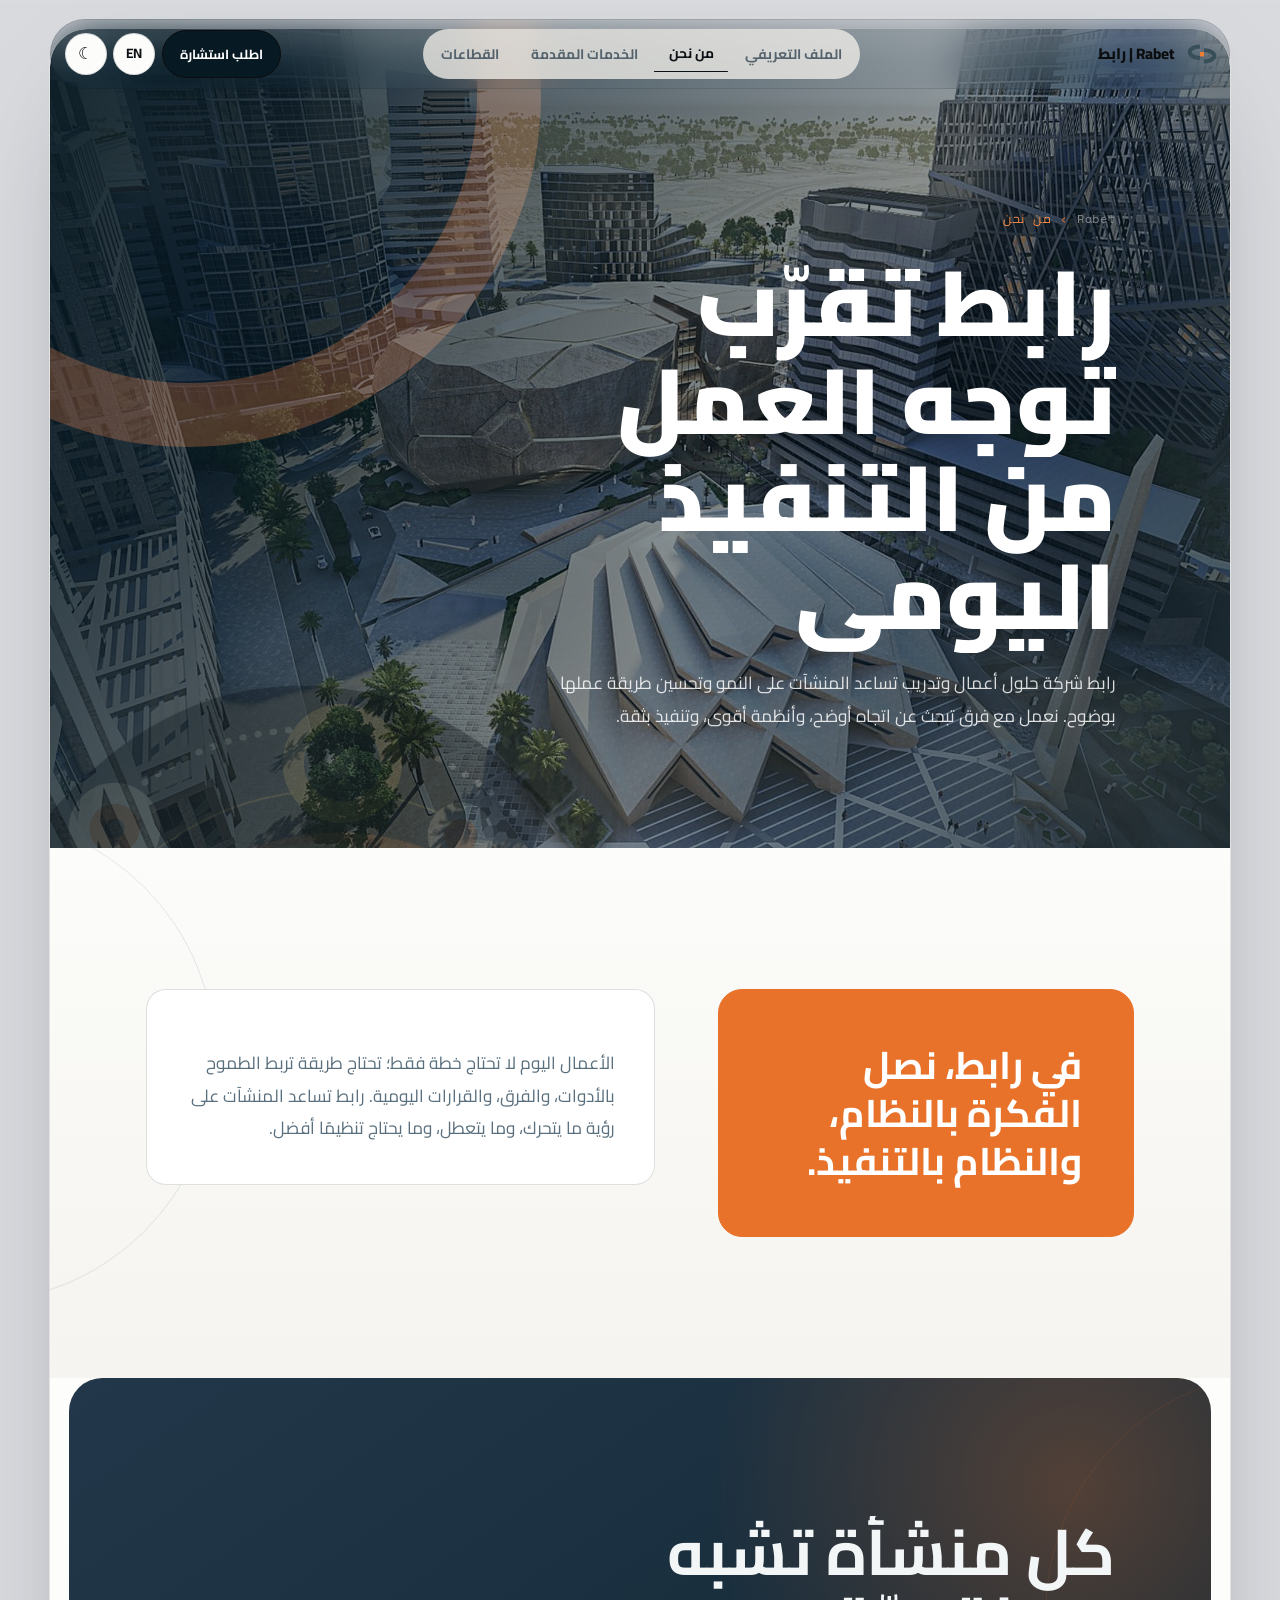
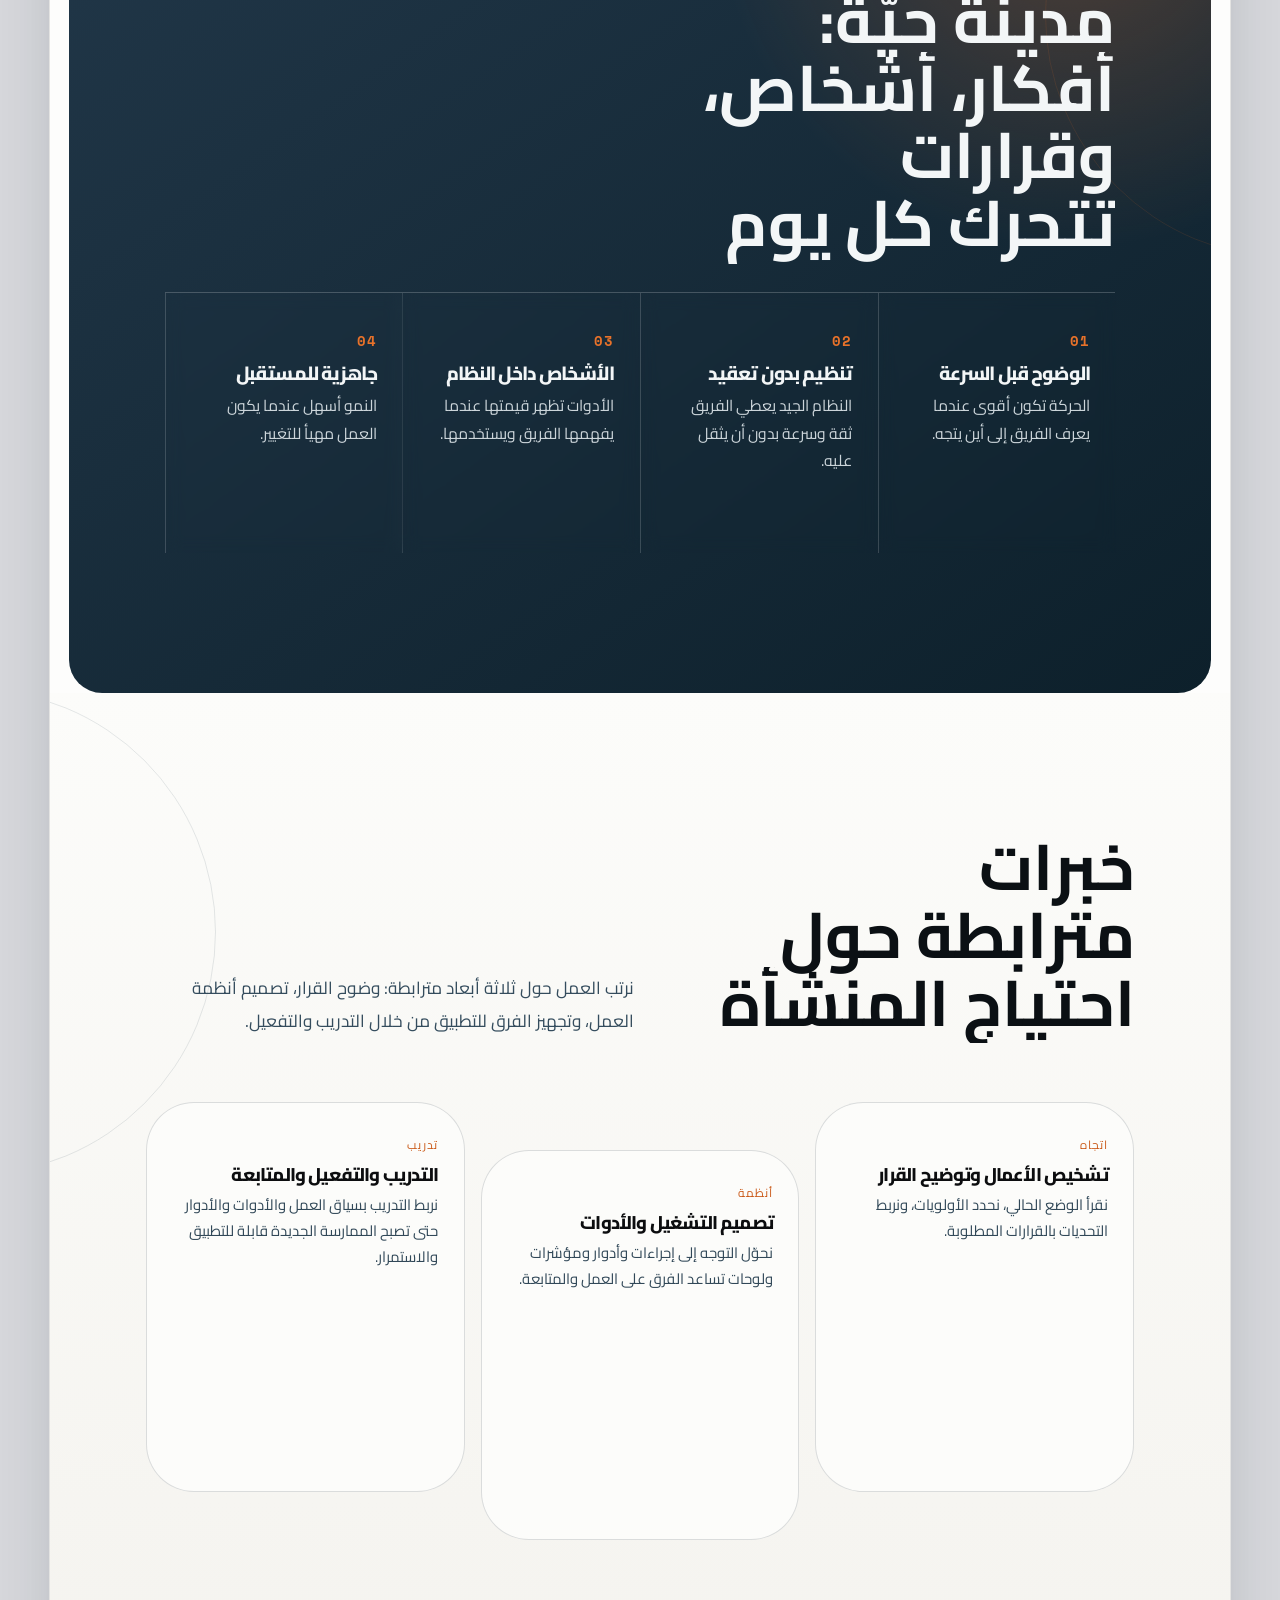
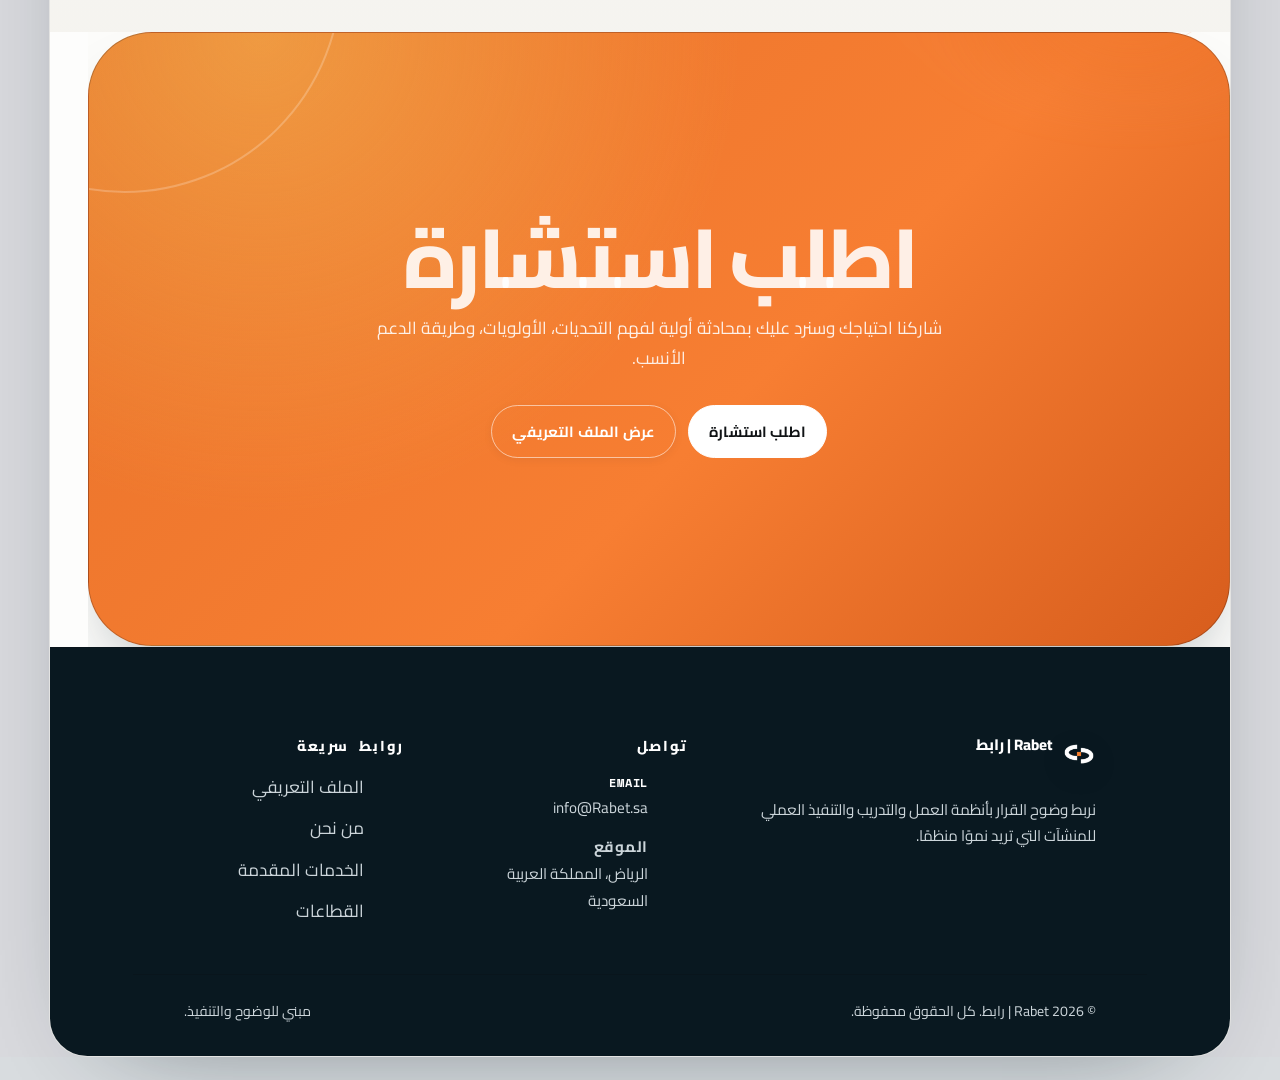
<file: about.html>
<!DOCTYPE html>
<html dir="rtl" lang="ar">
<head>
<meta charset="utf-8"/>
<meta content="width=device-width, initial-scale=1.0" name="viewport"/>
<title data-title-ar="من نحن | رابط لحلول الأعمال والتدريب" data-title-en="About Rabet | Business Solutions &amp; Training">من نحن | رابط لحلول الأعمال والتدريب</title>
<meta content="تعرّف على كيفية ربط رابط بين توجه الأعمال وأنظمة التشغيل وجاهزية الفرق والتدريب التطبيقي." data-description-ar="تعرّف على كيفية ربط رابط بين توجه الأعمال وأنظمة التشغيل وجاهزية الفرق والتدريب التطبيقي." data-description-en="Learn how Rabet connects business direction, operating systems, team readiness, and applied training." name="description"/>
<script src="theme-init.js">
</script>
<link href="https://fonts.googleapis.com" rel="preconnect"/>
<link crossorigin="" href="https://fonts.gstatic.com" rel="preconnect"/>
<link href="https://fonts.googleapis.com/css2?family=Cairo:wght@400;500;600;700;800;900&amp;family=Space+Mono:wght@400;700&amp;display=swap" rel="stylesheet"/>
<link href="style.css" rel="stylesheet"/><link href="rabet-reference.css" rel="stylesheet"/><link href="rabet-motion-v3.css" rel="stylesheet"/><link href="rabet-v3.2-essential-fixes.css" rel="stylesheet"/><link href="rabet-v3.3-reference-motion.css" rel="stylesheet"/>
<script defer="" src="script.js">
</script><script defer="" src="rabet-v3.3-reference-motion.js"></script>
<link href="rabet-content-fixes-v3.4.css" rel="stylesheet"/><script defer="True" src="rabet-content-fixes-v3.4.js"></script></head>
<body class="lang-ar premium-style page-about has-fixed-nav" data-page-description-ar="تعرّف على كيفية ربط رابط بين توجه الأعمال وأنظمة التشغيل وجاهزية الفرق والتدريب التطبيقي." data-page-description-en="Learn how Rabet connects business direction, operating systems, team readiness, and applied training." data-page-title-ar="من نحن | رابط لحلول الأعمال والتدريب" data-page-title-en="About Rabet | Business Solutions &amp; Training"><header class="site-header" data-fixed-navbar="true">
<nav aria-label="التنقل في موقع رابط" class="nav" data-aria-label-ar="التنقل في موقع رابط" data-aria-label-en="Rabet navigation">
<a aria-label="الصفحة الرئيسية لرابط" class="brand" data-aria-label-ar="الصفحة الرئيسية لرابط" data-aria-label-en="Rabet home" href="index.html">
<img alt="شعار رابط" class="brand-logo-img theme-img" data-alt-ar="شعار رابط" data-alt-en="Rabet logo" data-dark="assets/rabet-logo-white.png" data-light="assets/rabet-logo-dark.png" src="assets/rabet-logo-dark.png"/>
<span aria-hidden="true" class="brand-fallback">
       رابط
      </span>
<span>
<strong>
        Rabet | رابط
       </strong>
<small class="copy-small">
<span class="txt" data-ar="حلول الأعمال والتدريب" data-en="Business Solutions &amp; Training">
         حلول الأعمال والتدريب
        </span>
</small>
</span>
</a>
<div class="nav-links" data-nav-links="">
<a class="" href="profile.html">
<span class="txt" data-ar="الملف التعريفي" data-en="Profile">
        الملف التعريفي
       </span>
</a>
<a class="active" href="about.html">
<span class="txt" data-ar="من نحن" data-en="About">
        من نحن
       </span>
</a>
<a class="" href="offerings.html">
<span class="txt" data-ar="الخدمات المقدمة" data-en="Offerings">
        الخدمات المقدمة
       </span>
</a>
<a class="" href="sectors.html">
<span class="txt" data-ar="القطاعات" data-en="Sectors">
        القطاعات
       </span>
</a>
</div>
<div class="nav-actions">
<a class="nav-cta" data-mail-context-ar="" data-mail-context-en="" data-mail-subject-ar="طلب استشارة" data-mail-subject-en="Consultation Request" href="mailto:info@Rabet.sa?subject=Consultation%20Request">
<span class="txt" data-ar="اطلب استشارة" data-en="Request Consultation">اطلب استشارة</span>
</a>
<button aria-label="تبديل اللغة" class="lang-toggle" data-aria-label-ar="تبديل اللغة" data-aria-label-en="Switch language" data-lang-toggle="" type="button">
       EN
      </button>
<button aria-label="تبديل المظهر" class="theme-toggle nav-theme-toggle" data-aria-label-ar="تبديل المظهر" data-aria-label-en="Toggle theme" data-theme-toggle="" type="button">
<span aria-hidden="true">☾</span>
</button>
<button aria-label="فتح القائمة" class="menu-toggle" data-aria-label-ar="فتح القائمة" data-aria-label-en="Open menu" data-menu-toggle="" type="button">
       ☰
      </button>
</div>
</nav>
</header>
<div class="page-shell">
<!-- Navbar: logo, links, language button, and mobile menu. -->
<main>
<!-- Page hero: title and intro for this page. -->
<section class="inner-hero">
<div class="wrap reveal">
<div class="breadcrumb copy-label">
<a href="index.html">
        Rabet
       </a>
<span>
        ›
       </span>
<span class="txt" data-ar="من نحن" data-en="About">
        من نحن
       </span>
</div>
<h1 class="title">
<span class="txt" data-ar="رابط تقرّب توجه العمل من التنفيذ اليومي" data-en="Rabet connects business direction with daily execution">
        رابط تقرّب توجه العمل من التنفيذ اليومي
       </span>
</h1>
<p class="lead copy-on-image">
<span class="txt" data-ar="رابط شركة حلول أعمال وتدريب تساعد المنشآت على النمو وتحسين طريقة عملها بوضوح. نعمل مع فرق تبحث عن اتجاه أوضح، وأنظمة أقوى، وتنفيذ بثقة." data-en="Rabet is a training and business solutions firm built to support organizations as they grow, adapt, and improve. We work with teams that want clearer direction, stronger systems, and more confident execution.">
        رابط شركة حلول أعمال وتدريب تساعد المنشآت على النمو وتحسين طريقة عملها بوضوح. نعمل مع فرق تبحث عن اتجاه أوضح، وأنظمة أقوى، وتنفيذ بثقة.
       </span>
</p>
</div>
</section>
<!-- Section: page content block. -->
<section class="section">
<div class="wrap split">
<div class="panel quote-card reveal">
<span class="txt" data-ar="في رابط، نصل الفكرة بالنظام، والنظام بالتنفيذ." data-en="Rabet is the link between ideas, systems, and execution.">
        في رابط، نصل الفكرة بالنظام، والنظام بالتنفيذ.
       </span>
</div>
<div class="panel reveal" data-delay="2">
<p class="lead copy-card-muted">
<span class="txt" data-ar="الأعمال اليوم لا تحتاج خطة فقط؛ تحتاج طريقة تربط الطموح بالأدوات، والفرق، والقرارات اليومية. رابط تساعد المنشآت على رؤية ما يتحرك، وما يتعطل، وما يحتاج تنظيمًا أفضل." data-en="Modern businesses do not only need plans. They need a way to connect ambition with tools, teams, and daily decisions. Rabet helps organizations see what is moving, what is blocked, and what needs better structure.">
         الأعمال اليوم لا تحتاج خطة فقط؛ تحتاج طريقة تربط الطموح بالأدوات، والفرق، والقرارات اليومية. رابط تساعد المنشآت على رؤية ما يتحرك، وما يتعطل، وما يحتاج تنظيمًا أفضل.
        </span>
</p>
</div>
</div>
</section>
<!-- Dark section: highlighted content block. -->
<section class="section dark-section">
<div class="wrap">
<div class="reveal">
<h2 class="title small">
<span class="txt" data-ar="كل منشأة تشبه مدينة حيّة: أفكار، أشخاص، وقرارات تتحرك كل يوم" data-en="A business is a living city of ideas, people, and decisions">
         كل منشأة تشبه مدينة حيّة: أفكار، أشخاص، وقرارات تتحرك كل يوم
        </span>
</h2>
</div>
<div class="grid grid-4 mt-34">
<article class="card reveal" data-delay="1">
<span class="number">
         01
        </span>
<h3>
<span class="txt" data-ar="الوضوح قبل السرعة" data-en="Clarity before speed">
          الوضوح قبل السرعة
         </span>
</h3>
<p class="copy-on-dark-muted">
<span class="txt" data-ar="الحركة تكون أقوى عندما يعرف الفريق إلى أين يتجه." data-en="Movement matters more when teams know the direction.">
          الحركة تكون أقوى عندما يعرف الفريق إلى أين يتجه.
         </span>
</p>
</article>
<article class="card reveal" data-delay="2">
<span class="number">
         02
        </span>
<h3>
<span class="txt" data-ar="تنظيم بدون تعقيد" data-en="Structure without stiffness">
          تنظيم بدون تعقيد
         </span>
</h3>
<p class="copy-on-dark-muted">
<span class="txt" data-ar="النظام الجيد يعطي الفريق ثقة وسرعة بدون أن يثقل عليه." data-en="Good systems create confidence without slowing teams down.">
          النظام الجيد يعطي الفريق ثقة وسرعة بدون أن يثقل عليه.
         </span>
</p>
</article>
<article class="card reveal" data-delay="3">
<span class="number">
         03
        </span>
<h3>
<span class="txt" data-ar="الأشخاص داخل النظام" data-en="People inside the system">
          الأشخاص داخل النظام
         </span>
</h3>
<p class="copy-on-dark-muted">
<span class="txt" data-ar="الأدوات تظهر قيمتها عندما يفهمها الفريق ويستخدمها." data-en="Tools matter when teams can understand and use them.">
          الأدوات تظهر قيمتها عندما يفهمها الفريق ويستخدمها.
         </span>
</p>
</article>
<article class="card reveal" data-delay="4">
<span class="number">
         04
        </span>
<h3>
<span class="txt" data-ar="جاهزية للمستقبل" data-en="Future readiness">
          جاهزية للمستقبل
         </span>
</h3>
<p class="copy-on-dark-muted">
<span class="txt" data-ar="النمو أسهل عندما يكون العمل مهيأ للتغيير." data-en="Growth is easier when the business is ready to adapt.">
          النمو أسهل عندما يكون العمل مهيأ للتغيير.
         </span>
</p>
</article>
</div>
</div>
</section>
<!-- Team template: editable profile placeholders for future team members. -->
<section class="section about-team-template capability-section" id="how-we-work">
<div class="wrap">
<div class="section-head reveal"><div><h2 class="title small"><span class="txt" data-ar="خبرات مترابطة حول احتياج المنشأة" data-en="Connected capabilities around the organization’s needs">خبرات مترابطة حول احتياج المنشأة</span></h2></div><p class="lead copy-secondary"><span class="txt" data-ar="نرتب العمل حول ثلاثة أبعاد مترابطة: وضوح القرار، تصميم أنظمة العمل، وتجهيز الفرق للتطبيق من خلال التدريب والتفعيل." data-en="We organize the work around three connected dimensions: decision clarity, operating-system design, and team readiness through training and activation.">نرتب العمل حول ثلاثة أبعاد مترابطة: وضوح القرار، تصميم أنظمة العمل، وتجهيز الفرق للتطبيق من خلال التدريب والتفعيل.</span></p></div>
<div class="about-team-grid stagger">
<article class="about-team-card capability-card"><span class="profile-role-tag"><span class="txt" data-ar="اتجاه" data-en="Direction">اتجاه</span></span><h3><span class="txt" data-ar="تشخيص الأعمال وتوضيح القرار" data-en="Business diagnosis and decision clarity">تشخيص الأعمال وتوضيح القرار</span></h3><p class="copy-card"><span class="txt" data-ar="نقرأ الوضع الحالي، نحدد الأولويات، ونربط التحديات بالقرارات المطلوبة." data-en="We read the current situation, define priorities, and connect challenges to the decisions required.">نقرأ الوضع الحالي، نحدد الأولويات، ونربط التحديات بالقرارات المطلوبة.</span></p></article>
<article class="about-team-card capability-card"><span class="profile-role-tag"><span class="txt" data-ar="أنظمة" data-en="Systems">أنظمة</span></span><h3><span class="txt" data-ar="تصميم التشغيل والأدوات" data-en="Operating systems and tools">تصميم التشغيل والأدوات</span></h3><p class="copy-card"><span class="txt" data-ar="نحوّل التوجه إلى إجراءات وأدوار ومؤشرات ولوحات تساعد الفرق على العمل والمتابعة." data-en="We turn direction into procedures, roles, indicators, and dashboards that support execution and follow-up.">نحوّل التوجه إلى إجراءات وأدوار ومؤشرات ولوحات تساعد الفرق على العمل والمتابعة.</span></p></article>
<article class="about-team-card capability-card training-capability"><span class="profile-role-tag"><span class="txt" data-ar="تدريب" data-en="Training">تدريب</span></span><h3><span class="txt" data-ar="التدريب والتفعيل والمتابعة" data-en="Training, activation, and follow-through">التدريب والتفعيل والمتابعة</span></h3><p class="copy-card"><span class="txt" data-ar="نربط التدريب بسياق العمل والأدوات والأدوار حتى تصبح الممارسة الجديدة قابلة للتطبيق والاستمرار." data-en="We connect training to the work context, tools, and roles so the new practice can be applied and sustained.">نربط التدريب بسياق العمل والأدوات والأدوار حتى تصبح الممارسة الجديدة قابلة للتطبيق والاستمرار.</span></p></article>
</div>
</div>
</section>
<!-- CTA: main contact invitation. -->
<section class="cta-band">
<div class="cta-inner reveal">
<div>
<h2>
<span class="txt" data-ar="اطلب استشارة" data-en="Request Consultation">اطلب استشارة</span>
</h2>
<p class="copy-cta">
<span class="txt" data-ar="شاركنا احتياجك وسنرد عليك بمحادثة أولية لفهم التحديات، الأولويات، وطريقة الدعم الأنسب." data-en="Share your need and we will respond with an initial conversation to understand the challenges, priorities, and the most suitable support path.">
         شاركنا احتياجك وسنرد عليك بمحادثة أولية لفهم التحديات، الأولويات، وطريقة الدعم الأنسب.
        </span>
</p>
<div class="cta-actions">
<a class="btn" data-mail-context-ar="" data-mail-context-en="" data-mail-subject-ar="طلب استشارة" data-mail-subject-en="Consultation Request" href="mailto:info@Rabet.sa?subject=Consultation%20Request">
<span class="txt" data-ar="اطلب استشارة" data-en="Request Consultation">اطلب استشارة</span>
</a>
<a class="btn secondary" href="profile.html">
<span class="txt" data-ar="عرض الملف التعريفي" data-en="View Profile">
          عرض الملف التعريفي
         </span>
</a>
</div>
</div>
</div>
</section>
</main>
<!-- Footer: contact info, links, and social placeholders. -->
<footer class="footer">
<div class="footer-grid">
<div>
<a class="brand" href="index.html">
<img alt="شعار رابط" class="brand-logo-img theme-img" data-alt-ar="شعار رابط" data-alt-en="Rabet logo" data-dark="assets/rabet-logo-white.png" data-light="assets/rabet-logo-white.png" src="assets/rabet-logo-white.png"/>
<span aria-hidden="true" class="brand-fallback">
        رابط
       </span>
<span>
<strong>
         Rabet | رابط
        </strong>
<small class="copy-small">
<span class="txt" data-ar="حلول الأعمال والتدريب" data-en="Business Solutions &amp; Training">
          حلول الأعمال والتدريب
         </span>
</small>
</span>
</a>
<p class="copy-footer">
<span class="txt" data-ar="نربط وضوح القرار بأنظمة العمل والتدريب والتنفيذ العملي للمنشآت التي تريد نموًا منظمًا." data-en="We connect business clarity with systems, training, and practical execution for organizations seeking structured growth.">
        نربط وضوح القرار بأنظمة العمل والتدريب والتنفيذ العملي للمنشآت التي تريد نموًا منظمًا.
       </span>
</p>
</div>
<div>
<h4>
<span class="txt" data-ar="تواصل" data-en="Contact">
        تواصل
       </span>
</h4>
<ul>
<li class="contact-line copy-footer">
<b>
         Email
        </b>
<a data-mail-context-ar="" data-mail-context-en="" data-mail-subject-ar="طلب استشارة" data-mail-subject-en="Consultation Request" href="mailto:info@Rabet.sa">
         info@Rabet.sa
        </a>
</li>
<li class="contact-line copy-footer">
<b>
<span class="txt" data-ar="الموقع" data-en="Location">
          الموقع
         </span>
</b>
<span>
<span class="txt" data-ar="الرياض، المملكة العربية السعودية" data-en="Riyadh, Saudi Arabia">
          الرياض، المملكة العربية السعودية
         </span>
</span>
</li>

</ul>
</div>
<div>
<h4>
<span class="txt" data-ar="روابط سريعة" data-en="Quick Links">
        روابط سريعة
       </span>
</h4>
<ul>
<li>
<a href="profile.html">
<span class="txt" data-ar="الملف التعريفي" data-en="Profile">
          الملف التعريفي
         </span>
</a>
</li>
<li>
<a href="about.html">
<span class="txt" data-ar="من نحن" data-en="About">
          من نحن
         </span>
</a>
</li>
<li>
<a href="offerings.html">
<span class="txt" data-ar="الخدمات المقدمة" data-en="Offerings">
          الخدمات المقدمة
         </span>
</a>
</li>
<li>
<a href="sectors.html">
<span class="txt" data-ar="القطاعات" data-en="Sectors">
          القطاعات
         </span>
</a>
</li>
</ul>
</div>

</div>
<div class="footer-bottom copy-footer-muted">
<div>© <span class="current-year">2026</span> Rabet | رابط. <span class="txt" data-ar="كل الحقوق محفوظة." data-en="All rights reserved.">كل الحقوق محفوظة.</span></div>
<div>
<span class="txt" data-ar="مبني للوضوح والتنفيذ." data-en="Built for clarity and action.">
       مبني للوضوح والتنفيذ.
      </span>
</div>
</div>
</footer>
</div>
</body>
</html>
</file>
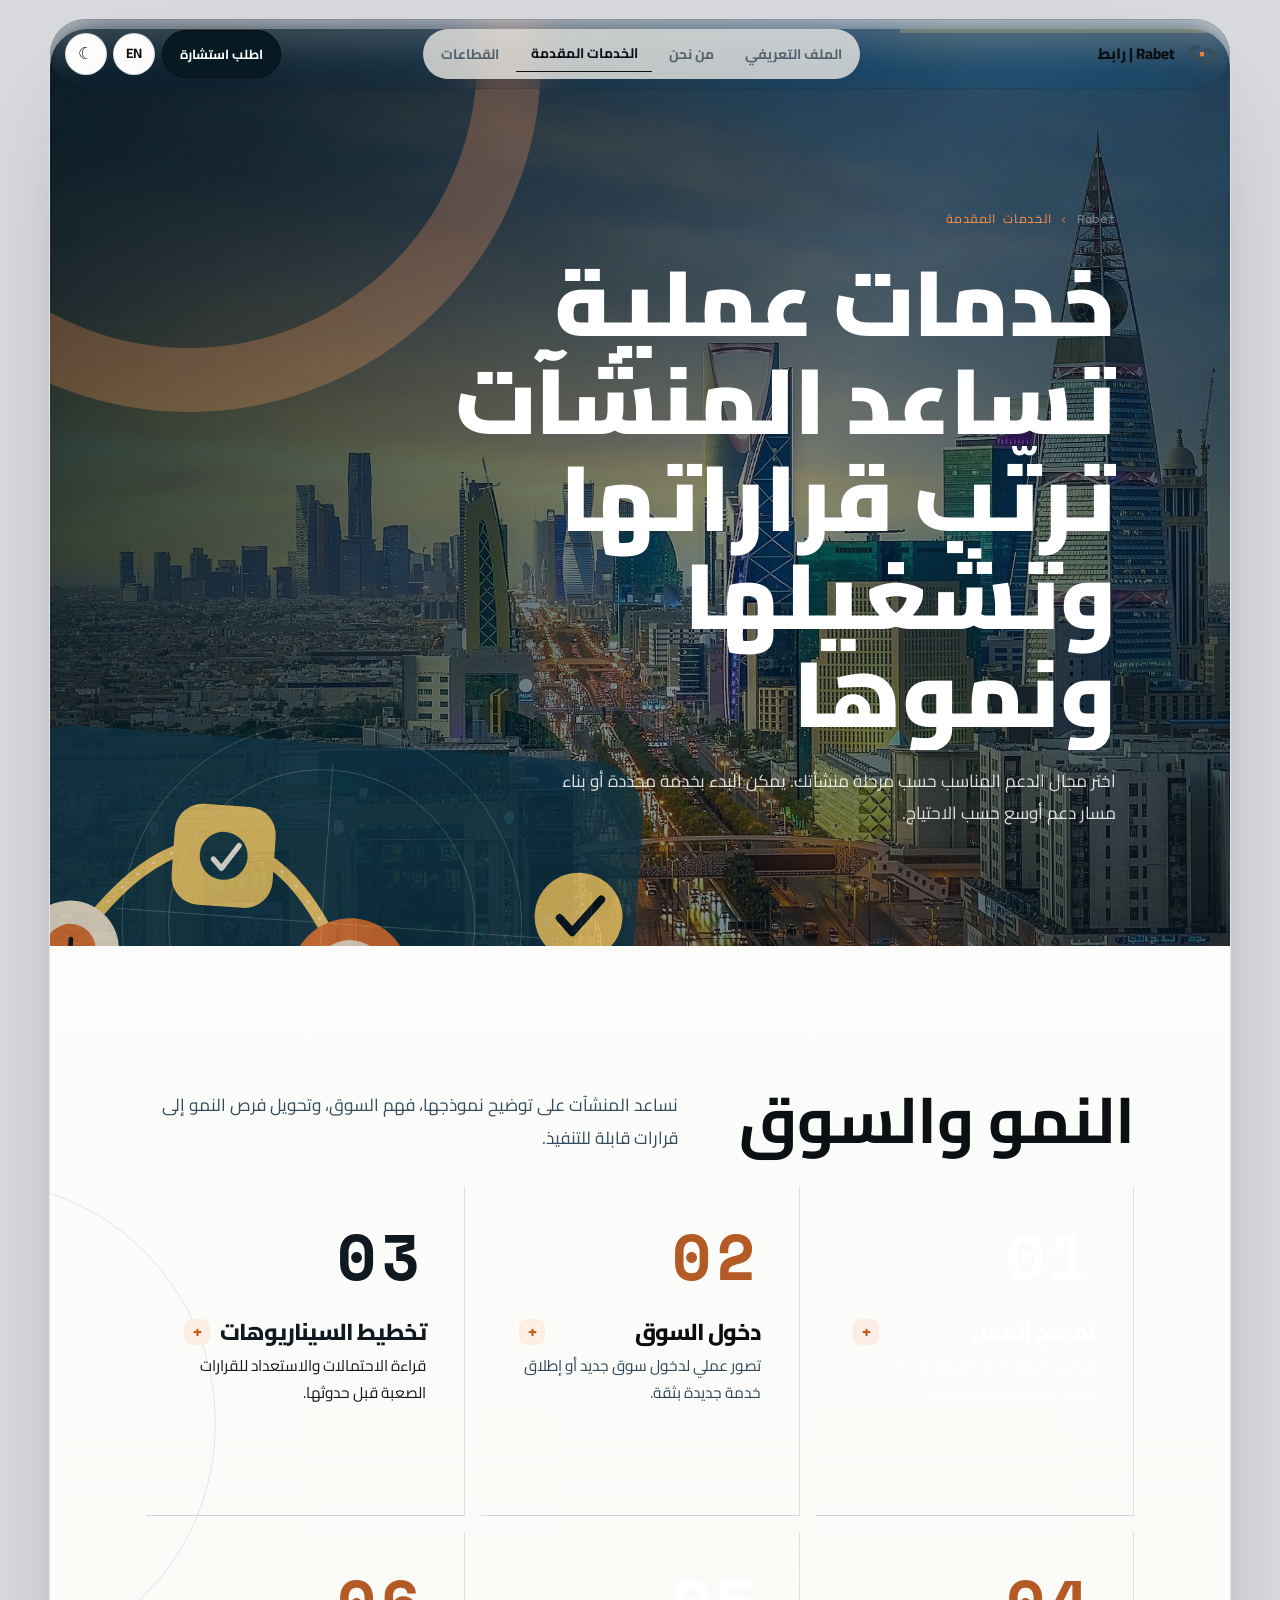
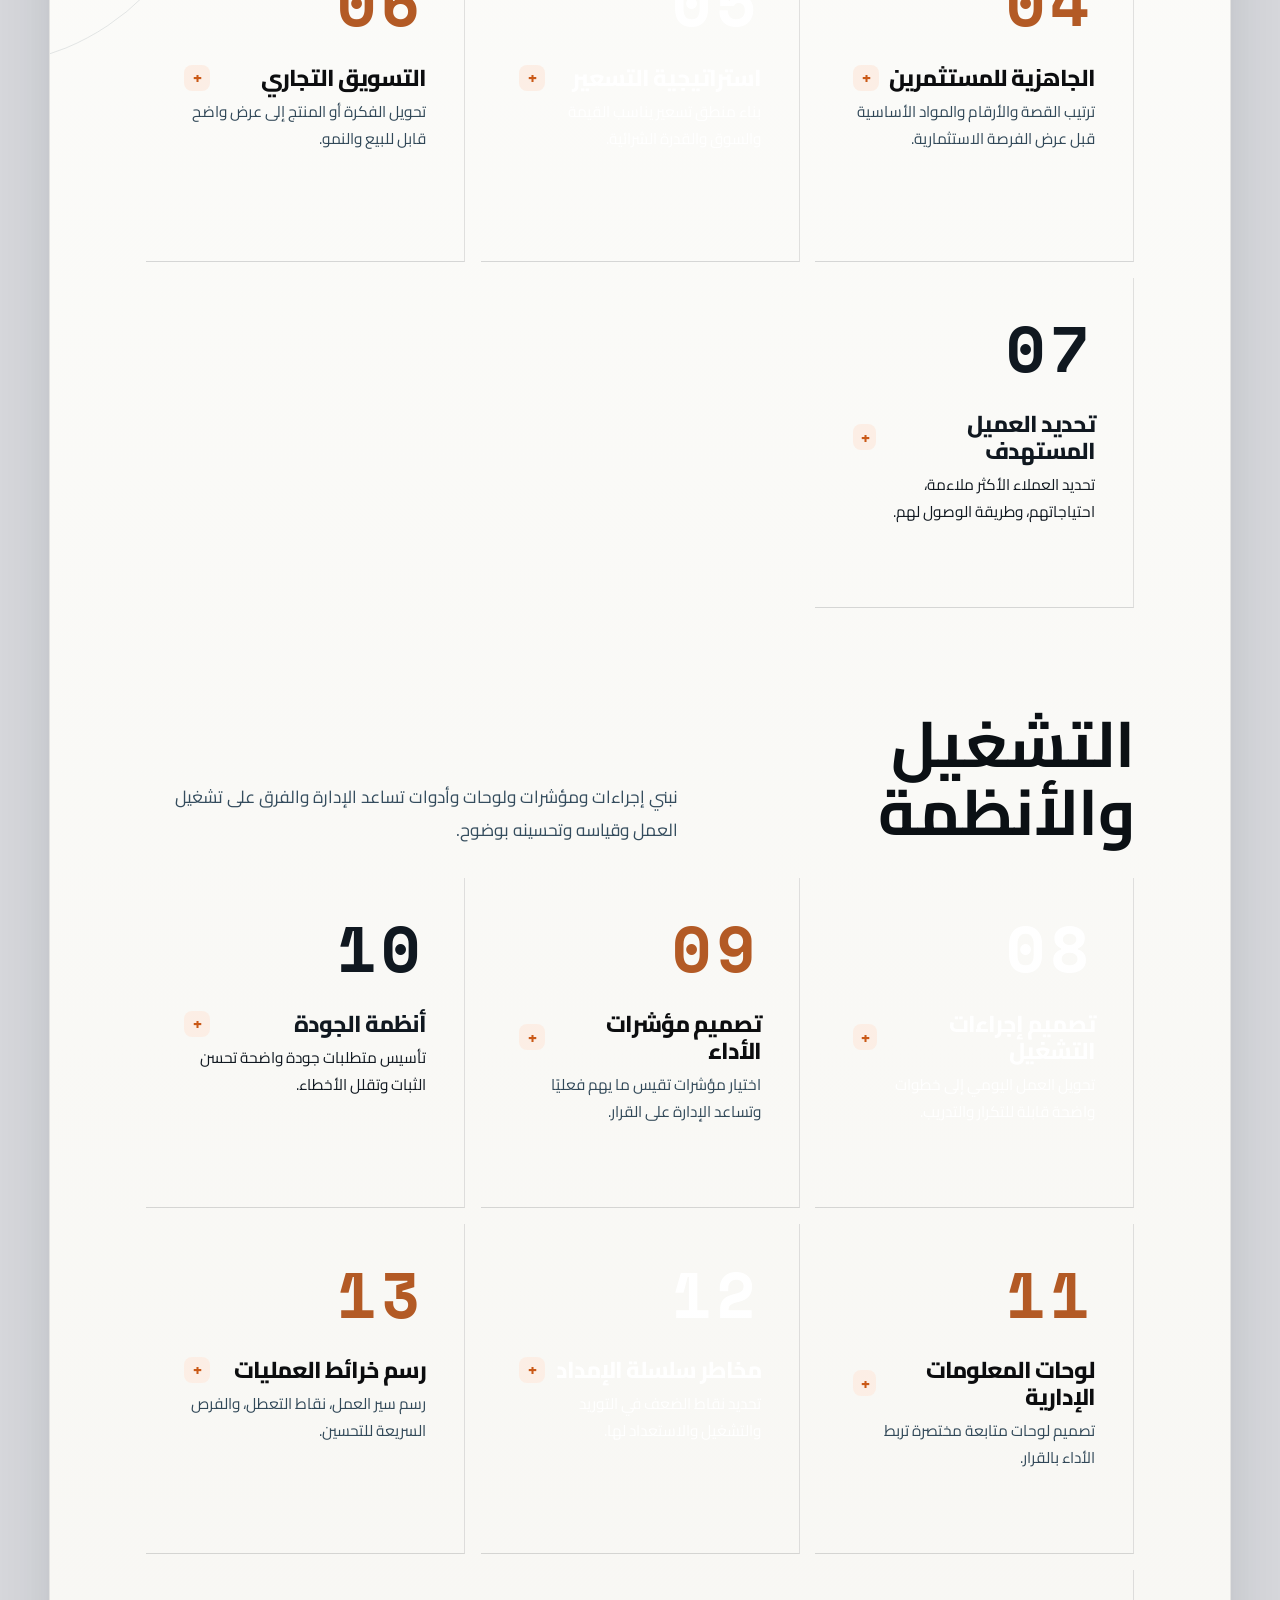
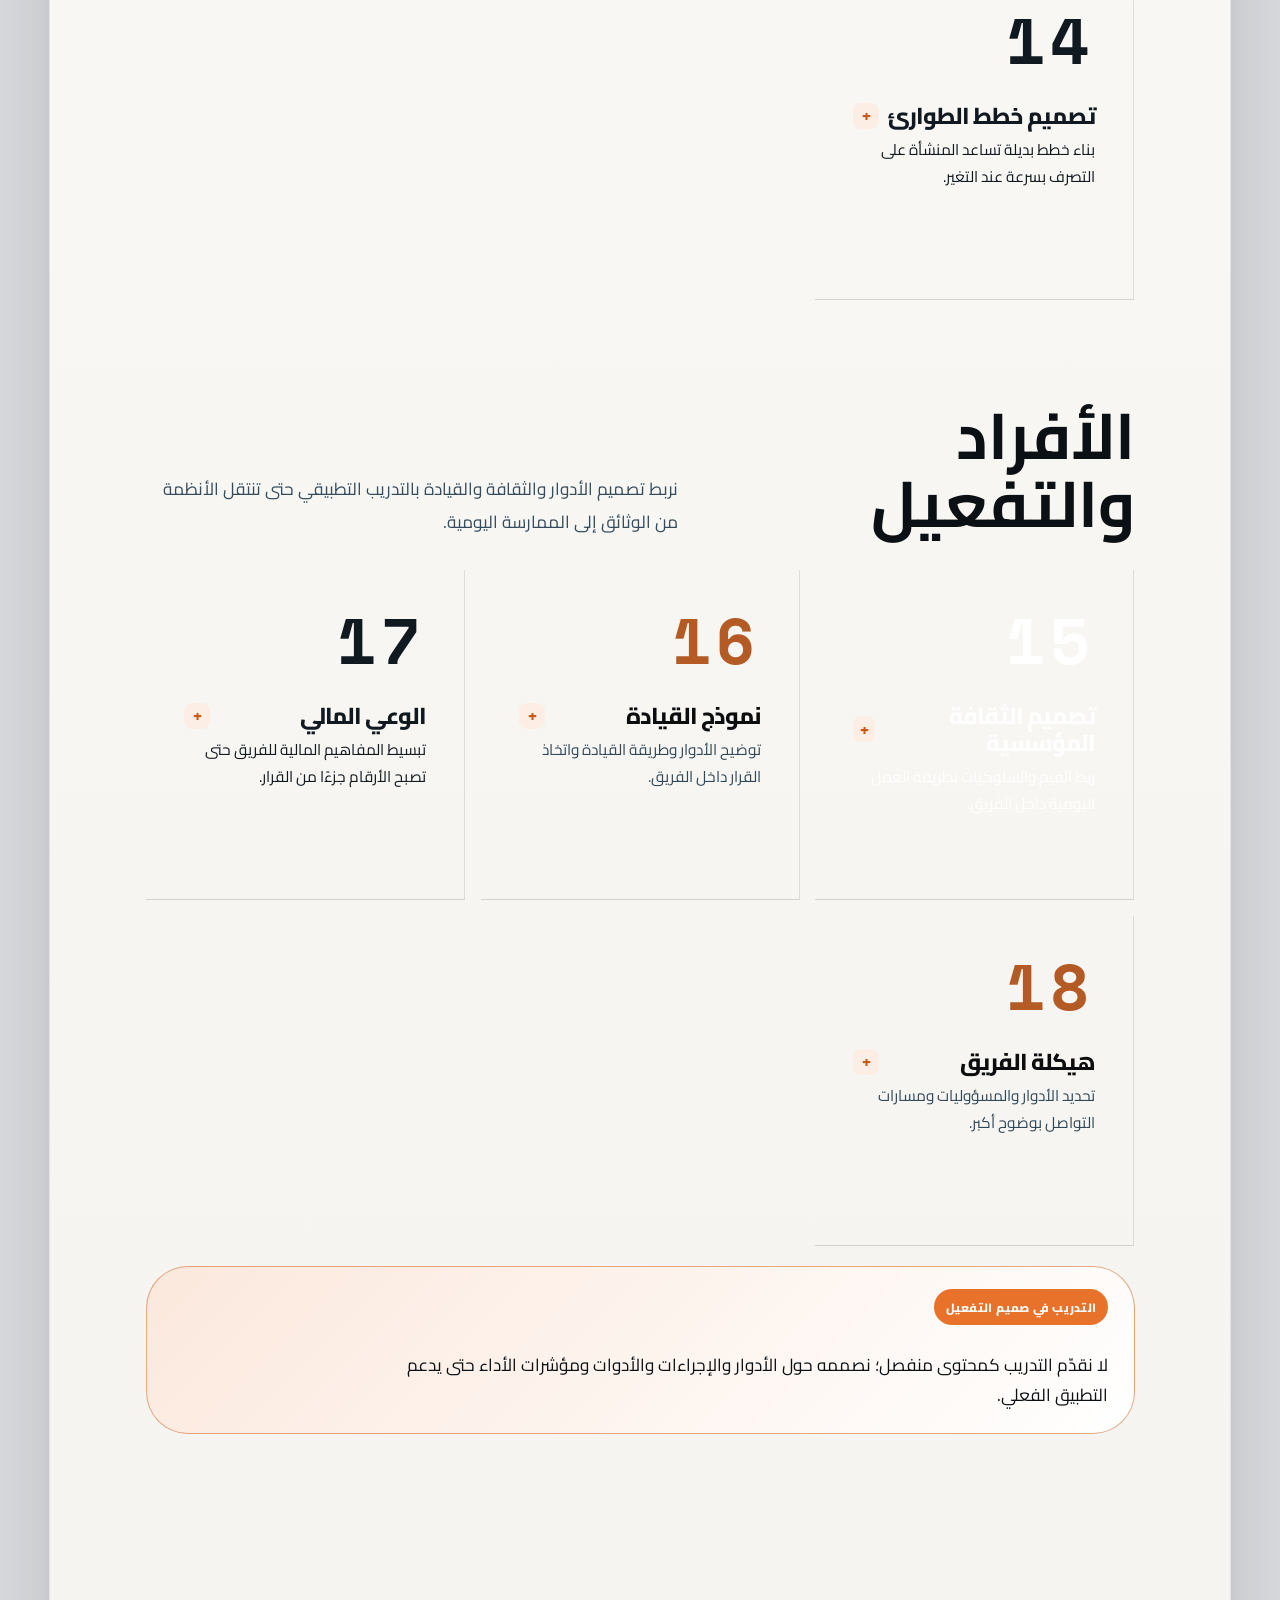
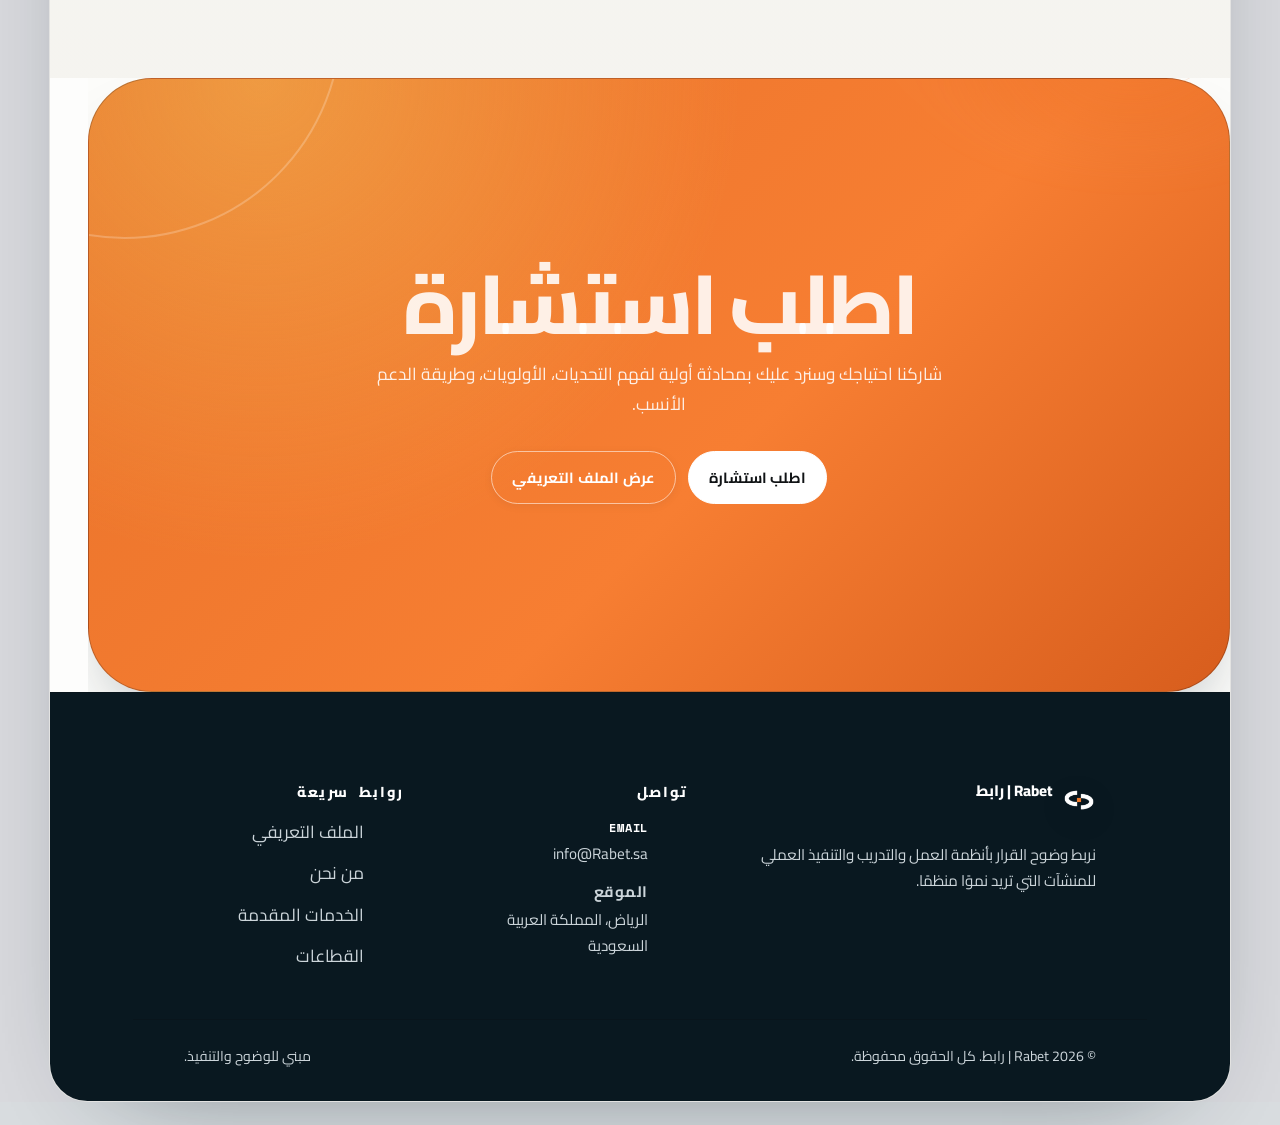
<file: offerings.html>
<!DOCTYPE html>
<html dir="rtl" lang="ar">
<head>
<meta charset="utf-8"/>
<meta content="width=device-width, initial-scale=1.0" name="viewport"/>
<title data-title-ar="الخدمات المقدمة | رابط لحلول الأعمال والتدريب" data-title-en="Offerings | Rabet Business Solutions &amp; Training">الخدمات المقدمة | رابط لحلول الأعمال والتدريب</title>
<meta content="استكشف خدمات رابط ضمن النمو والسوق، والتشغيل والأنظمة، والأفراد والتفعيل." data-description-ar="استكشف خدمات رابط ضمن النمو والسوق، والتشغيل والأنظمة، والأفراد والتفعيل." data-description-en="Explore Rabet offerings across growth and market, operations and systems, and people and activation." name="description"/>
<script src="theme-init.js">
</script>
<link href="https://fonts.googleapis.com" rel="preconnect"/>
<link crossorigin="" href="https://fonts.gstatic.com" rel="preconnect"/>
<link href="https://fonts.googleapis.com/css2?family=Cairo:wght@400;500;600;700;800;900&amp;family=Space+Mono:wght@400;700&amp;display=swap" rel="stylesheet"/>
<link href="style.css" rel="stylesheet"/><link href="rabet-reference.css" rel="stylesheet"/><link href="rabet-motion-v3.css" rel="stylesheet"/><link href="rabet-v3.2-essential-fixes.css" rel="stylesheet"/><link href="rabet-v3.3-reference-motion.css" rel="stylesheet"/>
<script defer="" src="script.js">
</script><script defer="" src="rabet-v3.3-reference-motion.js"></script>
<link href="rabet-content-fixes-v3.4.css" rel="stylesheet"/><script defer="True" src="rabet-content-fixes-v3.4.js"></script></head>
<body class="lang-ar premium-style page-offerings has-fixed-nav" data-page-description-ar="استكشف خدمات رابط ضمن النمو والسوق، والتشغيل والأنظمة، والأفراد والتفعيل." data-page-description-en="Explore Rabet offerings across growth and market, operations and systems, and people and activation." data-page-title-ar="الخدمات المقدمة | رابط لحلول الأعمال والتدريب" data-page-title-en="Offerings | Rabet Business Solutions &amp; Training"><header class="site-header" data-fixed-navbar="true">
<nav aria-label="التنقل في موقع رابط" class="nav" data-aria-label-ar="التنقل في موقع رابط" data-aria-label-en="Rabet navigation">
<a aria-label="الصفحة الرئيسية لرابط" class="brand" data-aria-label-ar="الصفحة الرئيسية لرابط" data-aria-label-en="Rabet home" href="index.html">
<img alt="شعار رابط" class="brand-logo-img theme-img" data-alt-ar="شعار رابط" data-alt-en="Rabet logo" data-dark="assets/rabet-logo-white.png" data-light="assets/rabet-logo-dark.png" src="assets/rabet-logo-dark.png"/>
<span aria-hidden="true" class="brand-fallback">
       رابط
      </span>
<span>
<strong>
        Rabet | رابط
       </strong>
<small class="copy-small">
<span class="txt" data-ar="حلول الأعمال والتدريب" data-en="Business Solutions &amp; Training">
         حلول الأعمال والتدريب
        </span>
</small>
</span>
</a>
<div class="nav-links" data-nav-links="">
<a class="" href="profile.html">
<span class="txt" data-ar="الملف التعريفي" data-en="Profile">
        الملف التعريفي
       </span>
</a>
<a class="" href="about.html">
<span class="txt" data-ar="من نحن" data-en="About">
        من نحن
       </span>
</a>
<a class="active" href="offerings.html">
<span class="txt" data-ar="الخدمات المقدمة" data-en="Offerings">
        الخدمات المقدمة
       </span>
</a>
<a class="" href="sectors.html">
<span class="txt" data-ar="القطاعات" data-en="Sectors">
        القطاعات
       </span>
</a>
</div>
<div class="nav-actions">
<a class="nav-cta" data-mail-context-ar="" data-mail-context-en="" data-mail-subject-ar="طلب استشارة" data-mail-subject-en="Consultation Request" href="mailto:info@Rabet.sa?subject=Consultation%20Request">
<span class="txt" data-ar="اطلب استشارة" data-en="Request Consultation">اطلب استشارة</span>
</a>
<button aria-label="تبديل اللغة" class="lang-toggle" data-aria-label-ar="تبديل اللغة" data-aria-label-en="Switch language" data-lang-toggle="" type="button">
       EN
      </button>
<button aria-label="تبديل المظهر" class="theme-toggle nav-theme-toggle" data-aria-label-ar="تبديل المظهر" data-aria-label-en="Toggle theme" data-theme-toggle="" type="button">
<span aria-hidden="true">☾</span>
</button>
<button aria-label="فتح القائمة" class="menu-toggle" data-aria-label-ar="فتح القائمة" data-aria-label-en="Open menu" data-menu-toggle="" type="button">
       ☰
      </button>
</div>
</nav>
</header>
<div class="page-shell">
<!-- Navbar: logo, links, language button, and mobile menu. -->
<main>
<!-- Page hero: title and intro for this page. -->
<section class="inner-hero">
<div class="wrap reveal">
<div class="breadcrumb copy-label">
<a href="index.html">
        Rabet
       </a>
<span>
        ›
       </span>
<span class="txt" data-ar="الخدمات المقدمة" data-en="Offerings">
        الخدمات المقدمة
       </span>
</div>
<h1 class="title">
<span class="txt" data-ar="خدمات عملية تساعد المنشآت ترتّب قراراتها وتشغيلها ونموها" data-en="Practical offerings that support business decisions, operations, and growth">
        خدمات عملية تساعد المنشآت ترتّب قراراتها وتشغيلها ونموها
       </span>
</h1>
<p class="lead copy-on-image">
<span class="txt" data-ar="اختر مجال الدعم المناسب حسب مرحلة منشأتك. يمكن البدء بخدمة محددة أو بناء مسار دعم أوسع حسب الاحتياج." data-en="Choose the support area that fits your stage. Work can begin with one focused service or expand into a wider support path.">
        اختر مجال الدعم المناسب حسب مرحلة منشأتك. يمكن البدء بخدمة محددة أو بناء مسار دعم أوسع حسب الاحتياج.
       </span>
</p>
</div>
</section>
<!-- Section: page content block. -->
<section class="section">
<div class="wrap">
<div class="offerings-page-groups"><section class="offering-family offering-family-growth-market" id="growth-market"><div class="offering-family-header reveal"><h2 class="title small"><span class="txt" data-ar="النمو والسوق" data-en="Growth and market">النمو والسوق</span></h2><p class="lead copy-secondary"><span class="txt" data-ar="نساعد المنشآت على توضيح نموذجها، فهم السوق، وتحويل فرص النمو إلى قرارات قابلة للتنفيذ." data-en="We help organizations clarify their model, understand the market, and turn growth opportunities into executable decisions.">نساعد المنشآت على توضيح نموذجها، فهم السوق، وتحويل فرص النمو إلى قرارات قابلة للتنفيذ.</span></p></div><div class="offering-family-grid"><article aria-controls="offering-detail-1" aria-expanded="false" class="card reveal offering-card" data-delay="1" data-offering-card="" role="button" tabindex="0">
<span class="number">01</span>
<h3>
<span class="txt" data-ar="نموذج العمل" data-en="Business model">
          نموذج العمل
         </span>
</h3>
<p class="copy-card">
<span class="txt" data-ar="توضيح طريقة خلق القيمة، مصادر الإيراد، والعملاء المستهدفين." data-en="Clarify how the business creates value, earns revenue, and serves target customers.">
          توضيح طريقة خلق القيمة، مصادر الإيراد، والعملاء المستهدفين.
         </span>
</p>
<div aria-hidden="true" class="offer-help" id="offering-detail-1"><div class="offer-detail-text copy-card"><span class="txt" data-ar="نساعد في ترتيب عناصر نموذج العمل، توضيح القيمة التي يقدمها المشروع، وربطها بالعملاء والقنوات ومصادر الإيراد بطريقة سهلة للمراجعة والتطوير مع الفريق." data-en="We help organize the parts of the business model, clarify the value being offered, and connect it to customers, channels, and revenue logic in a practical way the team can refine.">نساعد في ترتيب عناصر نموذج العمل، توضيح القيمة التي يقدمها المشروع، وربطها بالعملاء والقنوات ومصادر الإيراد بطريقة سهلة للمراجعة والتطوير مع الفريق.</span></div><div class="offer-consult-box"><strong><span class="txt" data-ar="هل ترغب في مناقشة هذه الخدمة؟" data-en="Would you like to discuss this service?">هل ترغب في مناقشة هذه الخدمة؟</span></strong><p class="copy-cta"><span class="txt" data-ar="اذكر اسم المنشأة، الاحتياج الحالي، النتيجة المطلوبة، والإطار الزمني حتى نقترح نقطة بدء مناسبة." data-en="Share the organization, current need, desired outcome, and timeframe so we can suggest an appropriate starting point.">اذكر اسم المنشأة، الاحتياج الحالي، النتيجة المطلوبة، والإطار الزمني حتى نقترح نقطة بدء مناسبة.</span></p><div class="offer-consult-actions"><a class="btn offer-consult-btn" data-mail-context-ar="نموذج العمل" data-mail-context-en="Business model" data-mail-subject-ar="طلب استشارة — نموذج العمل" data-mail-subject-en="Consultation Request — Business model" href="mailto:info@Rabet.sa?subject=Consultation%20Request%20%E2%80%94%20Business%20model"><span class="txt" data-ar="اطلب استشارة" data-en="Request Consultation">اطلب استشارة</span></a></div></div></div></article><article aria-controls="offering-detail-2" aria-expanded="false" class="card reveal offering-card" data-delay="2" data-offering-card="" role="button" tabindex="0">
<span class="number">02</span>
<h3>
<span class="txt" data-ar="دخول السوق" data-en="Market entry">
          دخول السوق
         </span>
</h3>
<p class="copy-card">
<span class="txt" data-ar="تصور عملي لدخول سوق جديد أو إطلاق خدمة جديدة بثقة." data-en="A practical view for entering a new market or launching a new service with confidence.">
          تصور عملي لدخول سوق جديد أو إطلاق خدمة جديدة بثقة.
         </span>
</p>
<div aria-hidden="true" class="offer-help" id="offering-detail-2"><div class="offer-detail-text copy-card"><span class="txt" data-ar="نساعد في قراءة متطلبات السوق، ترتيب الأولويات، وتحديد خطوات دخول أولية تساعد الفريق على التحرك بثقة مع تقليل التعقيد قدر الإمكان." data-en="We help review market requirements, organize priorities, and shape early entry steps so the team can move forward with more confidence and less unnecessary complexity.">نساعد في قراءة متطلبات السوق، ترتيب الأولويات، وتحديد خطوات دخول أولية تساعد الفريق على التحرك بثقة مع تقليل التعقيد قدر الإمكان.</span></div><div class="offer-consult-box"><strong><span class="txt" data-ar="هل ترغب في مناقشة هذه الخدمة؟" data-en="Would you like to discuss this service?">هل ترغب في مناقشة هذه الخدمة؟</span></strong><p class="copy-cta"><span class="txt" data-ar="اذكر اسم المنشأة، الاحتياج الحالي، النتيجة المطلوبة، والإطار الزمني حتى نقترح نقطة بدء مناسبة." data-en="Share the organization, current need, desired outcome, and timeframe so we can suggest an appropriate starting point.">اذكر اسم المنشأة، الاحتياج الحالي، النتيجة المطلوبة، والإطار الزمني حتى نقترح نقطة بدء مناسبة.</span></p><div class="offer-consult-actions"><a class="btn offer-consult-btn" data-mail-context-ar="دخول السوق" data-mail-context-en="Market entry" data-mail-subject-ar="طلب استشارة — دخول السوق" data-mail-subject-en="Consultation Request — Market entry" href="mailto:info@Rabet.sa?subject=Consultation%20Request%20%E2%80%94%20Market%20entry"><span class="txt" data-ar="اطلب استشارة" data-en="Request Consultation">اطلب استشارة</span></a></div></div></div></article><article aria-controls="offering-detail-5" aria-expanded="false" class="card reveal offering-card" data-delay="1" data-offering-card="" role="button" tabindex="0">
<span class="number">03</span>
<h3>
<span class="txt" data-ar="تخطيط السيناريوهات" data-en="Scenario planning">
          تخطيط السيناريوهات
         </span>
</h3>
<p class="copy-card">
<span class="txt" data-ar="قراءة الاحتمالات والاستعداد للقرارات الصعبة قبل حدوثها." data-en="Prepare for different possibilities before difficult decisions arrive.">
          قراءة الاحتمالات والاستعداد للقرارات الصعبة قبل حدوثها.
         </span>
</p>
<div aria-hidden="true" class="offer-help" id="offering-detail-5"><div class="offer-detail-text copy-card"><span class="txt" data-ar="نساعد في ترتيب الاحتمالات والخيارات أمام الفريق، وتوضيح ما يجب مراقبته أو الاستعداد له عند تغير الظروف أو ظهور تحديات جديدة." data-en="We help organize possible scenarios and choices, clarify what to watch, and prepare the team for changing conditions or new challenges without overcomplicating the plan.">نساعد في ترتيب الاحتمالات والخيارات أمام الفريق، وتوضيح ما يجب مراقبته أو الاستعداد له عند تغير الظروف أو ظهور تحديات جديدة.</span></div><div class="offer-consult-box"><strong><span class="txt" data-ar="هل ترغب في مناقشة هذه الخدمة؟" data-en="Would you like to discuss this service?">هل ترغب في مناقشة هذه الخدمة؟</span></strong><p class="copy-cta"><span class="txt" data-ar="اذكر اسم المنشأة، الاحتياج الحالي، النتيجة المطلوبة، والإطار الزمني حتى نقترح نقطة بدء مناسبة." data-en="Share the organization, current need, desired outcome, and timeframe so we can suggest an appropriate starting point.">اذكر اسم المنشأة، الاحتياج الحالي، النتيجة المطلوبة، والإطار الزمني حتى نقترح نقطة بدء مناسبة.</span></p><div class="offer-consult-actions"><a class="btn offer-consult-btn" data-mail-context-ar="تخطيط السيناريوهات" data-mail-context-en="Scenario planning" data-mail-subject-ar="طلب استشارة — تخطيط السيناريوهات" data-mail-subject-en="Consultation Request — Scenario planning" href="mailto:info@Rabet.sa?subject=Consultation%20Request%20%E2%80%94%20Scenario%20planning"><span class="txt" data-ar="اطلب استشارة" data-en="Request Consultation">اطلب استشارة</span></a></div></div></div></article><article aria-controls="offering-detail-7" aria-expanded="false" class="card reveal offering-card" data-delay="3" data-offering-card="" role="button" tabindex="0">
<span class="number">04</span>
<h3>
<span class="txt" data-ar="الجاهزية للمستثمرين" data-en="Readiness for investors">الجاهزية للمستثمرين</span>
</h3>
<p class="copy-card">
<span class="txt" data-ar="ترتيب القصة والأرقام والمواد الأساسية قبل عرض الفرصة الاستثمارية." data-en="Organize the story, numbers, and key material before presenting to investors.">
          ترتيب القصة والأرقام والمواد الأساسية قبل عرض الفرصة الاستثمارية.
         </span>
</p>
<div aria-hidden="true" class="offer-help" id="offering-detail-7"><div class="offer-detail-text copy-card"><span class="txt" data-ar="نساعد في ترتيب القصة الأساسية، المواد الداعمة، والأسئلة المتوقعة قبل عرض الفرصة، بطريقة تجعل النقاش أكثر وضوحًا وتنظيمًا." data-en="We help organize the core story, supporting material, and expected questions before presenting an opportunity, making the conversation clearer and more structured.">نساعد في ترتيب القصة الأساسية، المواد الداعمة، والأسئلة المتوقعة قبل عرض الفرصة، بطريقة تجعل النقاش أكثر وضوحًا وتنظيمًا.</span></div><div class="offer-consult-box"><strong><span class="txt" data-ar="هل ترغب في مناقشة هذه الخدمة؟" data-en="Would you like to discuss this service?">هل ترغب في مناقشة هذه الخدمة؟</span></strong><p class="copy-cta"><span class="txt" data-ar="اذكر اسم المنشأة، الاحتياج الحالي، النتيجة المطلوبة، والإطار الزمني حتى نقترح نقطة بدء مناسبة." data-en="Share the organization, current need, desired outcome, and timeframe so we can suggest an appropriate starting point.">اذكر اسم المنشأة، الاحتياج الحالي، النتيجة المطلوبة، والإطار الزمني حتى نقترح نقطة بدء مناسبة.</span></p><div class="offer-consult-actions"><a class="btn offer-consult-btn" data-mail-context-ar="الجاهزية للمستثمرين" data-mail-context-en="Readiness for investors" data-mail-subject-ar="طلب استشارة — الجاهزية للمستثمرين" data-mail-subject-en="Consultation Request — Readiness for investors" href="mailto:info@Rabet.sa?subject=Consultation%20Request%20%E2%80%94%20Readiness%20for%20investors"><span class="txt" data-ar="اطلب استشارة" data-en="Request Consultation">اطلب استشارة</span></a></div></div></div></article><article aria-controls="offering-detail-8" aria-expanded="false" class="card reveal offering-card" data-delay="4" data-offering-card="" role="button" tabindex="0">
<span class="number">05</span>
<h3>
<span class="txt" data-ar="استراتيجية التسعير" data-en="Pricing strategy">
          استراتيجية التسعير
         </span>
</h3>
<p class="copy-card">
<span class="txt" data-ar="بناء منطق تسعير يناسب القيمة والسوق والقدرة الشرائية." data-en="Build pricing logic that fits value, market conditions, and buying behavior.">
          بناء منطق تسعير يناسب القيمة والسوق والقدرة الشرائية.
         </span>
</p>
<div aria-hidden="true" class="offer-help" id="offering-detail-8"><div class="offer-detail-text copy-card"><span class="txt" data-ar="نساعد في مراجعة منطق التسعير، فهم القيمة المقدمة، وترتيب الخيارات بطريقة تساعد الفريق على مناقشة السعر بثقة ووضوح أكبر." data-en="We help review the pricing logic, understand the value being offered, and organize options so the team can discuss pricing with more clarity and confidence.">نساعد في مراجعة منطق التسعير، فهم القيمة المقدمة، وترتيب الخيارات بطريقة تساعد الفريق على مناقشة السعر بثقة ووضوح أكبر.</span></div><div class="offer-consult-box"><strong><span class="txt" data-ar="هل ترغب في مناقشة هذه الخدمة؟" data-en="Would you like to discuss this service?">هل ترغب في مناقشة هذه الخدمة؟</span></strong><p class="copy-cta"><span class="txt" data-ar="اذكر اسم المنشأة، الاحتياج الحالي، النتيجة المطلوبة، والإطار الزمني حتى نقترح نقطة بدء مناسبة." data-en="Share the organization, current need, desired outcome, and timeframe so we can suggest an appropriate starting point.">اذكر اسم المنشأة، الاحتياج الحالي، النتيجة المطلوبة، والإطار الزمني حتى نقترح نقطة بدء مناسبة.</span></p><div class="offer-consult-actions"><a class="btn offer-consult-btn" data-mail-context-ar="استراتيجية التسعير" data-mail-context-en="Pricing strategy" data-mail-subject-ar="طلب استشارة — استراتيجية التسعير" data-mail-subject-en="Consultation Request — Pricing strategy" href="mailto:info@Rabet.sa?subject=Consultation%20Request%20%E2%80%94%20Pricing%20strategy"><span class="txt" data-ar="اطلب استشارة" data-en="Request Consultation">اطلب استشارة</span></a></div></div></div></article><article aria-controls="offering-detail-13" aria-expanded="false" class="card reveal offering-card" data-delay="1" data-offering-card="" role="button" tabindex="0">
<span class="number">06</span>
<h3>
<span class="txt" data-ar="التسويق التجاري" data-en="Commercialisation">
          التسويق التجاري
         </span>
</h3>
<p class="copy-card">
<span class="txt" data-ar="تحويل الفكرة أو المنتج إلى عرض واضح قابل للبيع والنمو." data-en="Turn an idea or product into a clear offer ready for sales and growth.">
          تحويل الفكرة أو المنتج إلى عرض واضح قابل للبيع والنمو.
         </span>
</p>
<div aria-hidden="true" class="offer-help" id="offering-detail-13"><div class="offer-detail-text copy-card"><span class="txt" data-ar="نساعد في ترتيب طريقة تحويل الفكرة أو الخدمة إلى عرض مفهوم للسوق، مع توضيح الرسالة والشرائح والخطوات التجارية الأولية." data-en="We help organize how an idea or service becomes a clear market offer, with better clarity around messaging, segments, and early commercial steps.">نساعد في ترتيب طريقة تحويل الفكرة أو الخدمة إلى عرض مفهوم للسوق، مع توضيح الرسالة والشرائح والخطوات التجارية الأولية.</span></div><div class="offer-consult-box"><strong><span class="txt" data-ar="هل ترغب في مناقشة هذه الخدمة؟" data-en="Would you like to discuss this service?">هل ترغب في مناقشة هذه الخدمة؟</span></strong><p class="copy-cta"><span class="txt" data-ar="اذكر اسم المنشأة، الاحتياج الحالي، النتيجة المطلوبة، والإطار الزمني حتى نقترح نقطة بدء مناسبة." data-en="Share the organization, current need, desired outcome, and timeframe so we can suggest an appropriate starting point.">اذكر اسم المنشأة، الاحتياج الحالي، النتيجة المطلوبة، والإطار الزمني حتى نقترح نقطة بدء مناسبة.</span></p><div class="offer-consult-actions"><a class="btn offer-consult-btn" data-mail-context-ar="التسويق التجاري" data-mail-context-en="Commercialisation" data-mail-subject-ar="طلب استشارة — التسويق التجاري" data-mail-subject-en="Consultation Request — Commercialisation" href="mailto:info@Rabet.sa?subject=Consultation%20Request%20%E2%80%94%20Commercialisation"><span class="txt" data-ar="اطلب استشارة" data-en="Request Consultation">اطلب استشارة</span></a></div></div></div></article><article aria-controls="offering-detail-14" aria-expanded="false" class="card reveal offering-card" data-delay="2" data-offering-card="" role="button" tabindex="0">
<span class="number">07</span>
<h3>
<span class="txt" data-ar="تحديد العميل المستهدف" data-en="Target customer definition">تحديد العميل المستهدف</span>
</h3>
<p class="copy-card">
<span class="txt" data-ar="تحديد العملاء الأكثر ملاءمة، احتياجاتهم، وطريقة الوصول لهم." data-en="Define the right customers, their needs, and how to reach them.">
          تحديد العملاء الأكثر ملاءمة، احتياجاتهم، وطريقة الوصول لهم.
         </span>
</p>
<div aria-hidden="true" class="offer-help" id="offering-detail-14"><div class="offer-detail-text copy-card"><span class="txt" data-ar="نساعد في تضييق تعريف العميل المستهدف، فهم احتياجاته الأساسية، وربط ذلك بطريقة العرض والخدمة والتواصل معه." data-en="We help narrow the definition of the target customer, understand core needs, and connect that to the offer, service, and communication approach.">نساعد في تضييق تعريف العميل المستهدف، فهم احتياجاته الأساسية، وربط ذلك بطريقة العرض والخدمة والتواصل معه.</span></div><div class="offer-consult-box"><strong><span class="txt" data-ar="هل ترغب في مناقشة هذه الخدمة؟" data-en="Would you like to discuss this service?">هل ترغب في مناقشة هذه الخدمة؟</span></strong><p class="copy-cta"><span class="txt" data-ar="اذكر اسم المنشأة، الاحتياج الحالي، النتيجة المطلوبة، والإطار الزمني حتى نقترح نقطة بدء مناسبة." data-en="Share the organization, current need, desired outcome, and timeframe so we can suggest an appropriate starting point.">اذكر اسم المنشأة، الاحتياج الحالي، النتيجة المطلوبة، والإطار الزمني حتى نقترح نقطة بدء مناسبة.</span></p><div class="offer-consult-actions"><a class="btn offer-consult-btn" data-mail-context-ar="تحديد العميل المستهدف" data-mail-context-en="Target customer definition" data-mail-subject-ar="طلب استشارة — تحديد العميل المستهدف" data-mail-subject-en="Consultation Request — Target customer definition" href="mailto:info@Rabet.sa?subject=Consultation%20Request%20%E2%80%94%20Target%20customer%20definition"><span class="txt" data-ar="اطلب استشارة" data-en="Request Consultation">اطلب استشارة</span></a></div></div></div></article></div></section><section class="offering-family offering-family-operations-systems" id="operations-systems"><div class="offering-family-header reveal"><h2 class="title small"><span class="txt" data-ar="التشغيل والأنظمة" data-en="Operations and systems">التشغيل والأنظمة</span></h2><p class="lead copy-secondary"><span class="txt" data-ar="نبني إجراءات ومؤشرات ولوحات وأدوات تساعد الإدارة والفرق على تشغيل العمل وقياسه وتحسينه بوضوح." data-en="We build procedures, indicators, dashboards, and tools that help management and teams operate, measure, and improve the work clearly.">نبني إجراءات ومؤشرات ولوحات وأدوات تساعد الإدارة والفرق على تشغيل العمل وقياسه وتحسينه بوضوح.</span></p></div><div class="offering-family-grid"><article aria-controls="offering-detail-3" aria-expanded="false" class="card reveal offering-card" data-delay="3" data-offering-card="" role="button" tabindex="0">
<span class="number">08</span>
<h3>
<span class="txt" data-ar="تصميم إجراءات التشغيل" data-en="SOP design">
          تصميم إجراءات التشغيل
         </span>
</h3>
<p class="copy-card">
<span class="txt" data-ar="تحويل العمل اليومي إلى خطوات واضحة قابلة للتكرار والتدريب." data-en="Turn daily work into clear steps that can be repeated, trained, and improved.">
          تحويل العمل اليومي إلى خطوات واضحة قابلة للتكرار والتدريب.
         </span>
</p>
<div aria-hidden="true" class="offer-help" id="offering-detail-3"><div class="offer-detail-text copy-card"><span class="txt" data-ar="نساعد في تحويل العمل اليومي إلى إجراءات واضحة، وربط الخطوات بالأدوار والنماذج والتدريب حتى تصبح أسهل في التطبيق والمتابعة والتحسين." data-en="We help turn daily work into clear procedures, connect the steps to roles, templates, and training, and make the process easier to apply, follow, and improve.">نساعد في تحويل العمل اليومي إلى إجراءات واضحة، وربط الخطوات بالأدوار والنماذج والتدريب حتى تصبح أسهل في التطبيق والمتابعة والتحسين.</span></div><div class="offer-consult-box"><strong><span class="txt" data-ar="هل ترغب في مناقشة هذه الخدمة؟" data-en="Would you like to discuss this service?">هل ترغب في مناقشة هذه الخدمة؟</span></strong><p class="copy-cta"><span class="txt" data-ar="اذكر اسم المنشأة، الاحتياج الحالي، النتيجة المطلوبة، والإطار الزمني حتى نقترح نقطة بدء مناسبة." data-en="Share the organization, current need, desired outcome, and timeframe so we can suggest an appropriate starting point.">اذكر اسم المنشأة، الاحتياج الحالي، النتيجة المطلوبة، والإطار الزمني حتى نقترح نقطة بدء مناسبة.</span></p><div class="offer-consult-actions"><a class="btn offer-consult-btn" data-mail-context-ar="تصميم إجراءات التشغيل" data-mail-context-en="SOP design" data-mail-subject-ar="طلب استشارة — تصميم إجراءات التشغيل" data-mail-subject-en="Consultation Request — SOP design" href="mailto:info@Rabet.sa?subject=Consultation%20Request%20%E2%80%94%20SOP%20design"><span class="txt" data-ar="اطلب استشارة" data-en="Request Consultation">اطلب استشارة</span></a></div></div></div></article><article aria-controls="offering-detail-4" aria-expanded="false" class="card reveal offering-card" data-delay="4" data-offering-card="" role="button" tabindex="0">
<span class="number">09</span>
<h3>
<span class="txt" data-ar="تصميم مؤشرات الأداء" data-en="KPI design">
          تصميم مؤشرات الأداء
         </span>
</h3>
<p class="copy-card">
<span class="txt" data-ar="اختيار مؤشرات تقيس ما يهم فعليًا وتساعد الإدارة على القرار." data-en="Define metrics that measure what matters and support better decisions.">
          اختيار مؤشرات تقيس ما يهم فعليًا وتساعد الإدارة على القرار.
         </span>
</p>
<div aria-hidden="true" class="offer-help" id="offering-detail-4"><div class="offer-detail-text copy-card"><span class="txt" data-ar="نساعد في اختيار مؤشرات مناسبة لطبيعة العمل، تبسيط طريقة قراءتها، وربطها بإيقاع متابعة يساعد الإدارة على رؤية التقدم واتخاذ قرارات أوضح." data-en="We help choose indicators that fit the nature of the work, simplify how they are read, and connect them to a follow-up rhythm that supports clearer decisions.">نساعد في اختيار مؤشرات مناسبة لطبيعة العمل، تبسيط طريقة قراءتها، وربطها بإيقاع متابعة يساعد الإدارة على رؤية التقدم واتخاذ قرارات أوضح.</span></div><div class="offer-consult-box"><strong><span class="txt" data-ar="هل ترغب في مناقشة هذه الخدمة؟" data-en="Would you like to discuss this service?">هل ترغب في مناقشة هذه الخدمة؟</span></strong><p class="copy-cta"><span class="txt" data-ar="اذكر اسم المنشأة، الاحتياج الحالي، النتيجة المطلوبة، والإطار الزمني حتى نقترح نقطة بدء مناسبة." data-en="Share the organization, current need, desired outcome, and timeframe so we can suggest an appropriate starting point.">اذكر اسم المنشأة، الاحتياج الحالي، النتيجة المطلوبة، والإطار الزمني حتى نقترح نقطة بدء مناسبة.</span></p><div class="offer-consult-actions"><a class="btn offer-consult-btn" data-mail-context-ar="تصميم مؤشرات الأداء" data-mail-context-en="KPI design" data-mail-subject-ar="طلب استشارة — تصميم مؤشرات الأداء" data-mail-subject-en="Consultation Request — KPI design" href="mailto:info@Rabet.sa?subject=Consultation%20Request%20%E2%80%94%20KPI%20design"><span class="txt" data-ar="اطلب استشارة" data-en="Request Consultation">اطلب استشارة</span></a></div></div></div></article><article aria-controls="offering-detail-9" aria-expanded="false" class="card reveal offering-card" data-delay="1" data-offering-card="" role="button" tabindex="0">
<span class="number">10</span>
<h3>
<span class="txt" data-ar="أنظمة الجودة" data-en="Quality systems">
          أنظمة الجودة
         </span>
</h3>
<p class="copy-card">
<span class="txt" data-ar="تأسيس متطلبات جودة واضحة تحسن الثبات وتقلل الأخطاء." data-en="Set practical quality requirements that improve consistency and reduce errors.">
          تأسيس متطلبات جودة واضحة تحسن الثبات وتقلل الأخطاء.
         </span>
</p>
<div aria-hidden="true" class="offer-help" id="offering-detail-9"><div class="offer-detail-text copy-card"><span class="txt" data-ar="نساعد في تبسيط متطلبات الجودة، تحويلها إلى خطوات عملية، وربطها بالمتابعة والتوثيق حتى تصبح جزءًا من التشغيل اليومي." data-en="We help simplify quality requirements, turn them into practical steps, and connect them to follow-up and documentation so they become part of everyday operations.">نساعد في تبسيط متطلبات الجودة، تحويلها إلى خطوات عملية، وربطها بالمتابعة والتوثيق حتى تصبح جزءًا من التشغيل اليومي.</span></div><div class="offer-consult-box"><strong><span class="txt" data-ar="هل ترغب في مناقشة هذه الخدمة؟" data-en="Would you like to discuss this service?">هل ترغب في مناقشة هذه الخدمة؟</span></strong><p class="copy-cta"><span class="txt" data-ar="اذكر اسم المنشأة، الاحتياج الحالي، النتيجة المطلوبة، والإطار الزمني حتى نقترح نقطة بدء مناسبة." data-en="Share the organization, current need, desired outcome, and timeframe so we can suggest an appropriate starting point.">اذكر اسم المنشأة، الاحتياج الحالي، النتيجة المطلوبة، والإطار الزمني حتى نقترح نقطة بدء مناسبة.</span></p><div class="offer-consult-actions"><a class="btn offer-consult-btn" data-mail-context-ar="أنظمة الجودة" data-mail-context-en="Quality systems" data-mail-subject-ar="طلب استشارة — أنظمة الجودة" data-mail-subject-en="Consultation Request — Quality systems" href="mailto:info@Rabet.sa?subject=Consultation%20Request%20%E2%80%94%20Quality%20systems"><span class="txt" data-ar="اطلب استشارة" data-en="Request Consultation">اطلب استشارة</span></a></div></div></div></article><article aria-controls="offering-detail-10" aria-expanded="false" class="card reveal offering-card" data-delay="2" data-offering-card="" role="button" tabindex="0">
<span class="number">11</span>
<h3>
<span class="txt" data-ar="لوحات المعلومات الإدارية" data-en="Management dashboards">لوحات المعلومات الإدارية</span>
</h3>
<p class="copy-card">
<span class="txt" data-ar="تصميم لوحات متابعة مختصرة تربط الأداء بالقرار." data-en="Design clear dashboards that connect performance with decision-making.">
          تصميم لوحات متابعة مختصرة تربط الأداء بالقرار.
         </span>
</p>
<div aria-hidden="true" class="offer-help" id="offering-detail-10"><div class="offer-detail-text copy-card"><span class="txt" data-ar="نساعد في تحديد ما يجب أن يظهر للإدارة، ترتيب المؤشرات والمعلومات، وتصميم تصور أولي يساعد على متابعة الأداء دون ازدحام أو تشتيت." data-en="We help decide what management needs to see, organize indicators and information, and shape an initial dashboard view that supports follow-up without clutter.">نساعد في تحديد ما يجب أن يظهر للإدارة، ترتيب المؤشرات والمعلومات، وتصميم تصور أولي يساعد على متابعة الأداء دون ازدحام أو تشتيت.</span></div><div class="offer-consult-box"><strong><span class="txt" data-ar="هل ترغب في مناقشة هذه الخدمة؟" data-en="Would you like to discuss this service?">هل ترغب في مناقشة هذه الخدمة؟</span></strong><p class="copy-cta"><span class="txt" data-ar="اذكر اسم المنشأة، الاحتياج الحالي، النتيجة المطلوبة، والإطار الزمني حتى نقترح نقطة بدء مناسبة." data-en="Share the organization, current need, desired outcome, and timeframe so we can suggest an appropriate starting point.">اذكر اسم المنشأة، الاحتياج الحالي، النتيجة المطلوبة، والإطار الزمني حتى نقترح نقطة بدء مناسبة.</span></p><div class="offer-consult-actions"><a class="btn offer-consult-btn" data-mail-context-ar="لوحات المعلومات الإدارية" data-mail-context-en="Management dashboards" data-mail-subject-ar="طلب استشارة — لوحات المعلومات الإدارية" data-mail-subject-en="Consultation Request — Management dashboards" href="mailto:info@Rabet.sa?subject=Consultation%20Request%20%E2%80%94%20Management%20dashboards"><span class="txt" data-ar="اطلب استشارة" data-en="Request Consultation">اطلب استشارة</span></a></div></div></div></article><article aria-controls="offering-detail-11" aria-expanded="false" class="card reveal offering-card" data-delay="3" data-offering-card="" role="button" tabindex="0">
<span class="number">12</span>
<h3>
<span class="txt" data-ar="مخاطر سلسلة الإمداد" data-en="Supply chain risk">
          مخاطر سلسلة الإمداد
         </span>
</h3>
<p class="copy-card">
<span class="txt" data-ar="تحديد نقاط الضعف في التوريد والتشغيل والاستعداد لها." data-en="Identify weak points in supply and operations and prepare for them.">
          تحديد نقاط الضعف في التوريد والتشغيل والاستعداد لها.
         </span>
</p>
<div aria-hidden="true" class="offer-help" id="offering-detail-11"><div class="offer-detail-text copy-card"><span class="txt" data-ar="نساعد في تحديد نقاط الضعف المحتملة في سلسلة الإمداد، ترتيب المخاطر حسب الأولوية، ووضع خطوات متابعة تقلل المفاجآت قدر الإمكان." data-en="We help identify possible weak points in the supply chain, prioritize risks, and outline follow-up steps that reduce surprises where possible.">نساعد في تحديد نقاط الضعف المحتملة في سلسلة الإمداد، ترتيب المخاطر حسب الأولوية، ووضع خطوات متابعة تقلل المفاجآت قدر الإمكان.</span></div><div class="offer-consult-box"><strong><span class="txt" data-ar="هل ترغب في مناقشة هذه الخدمة؟" data-en="Would you like to discuss this service?">هل ترغب في مناقشة هذه الخدمة؟</span></strong><p class="copy-cta"><span class="txt" data-ar="اذكر اسم المنشأة، الاحتياج الحالي، النتيجة المطلوبة، والإطار الزمني حتى نقترح نقطة بدء مناسبة." data-en="Share the organization, current need, desired outcome, and timeframe so we can suggest an appropriate starting point.">اذكر اسم المنشأة، الاحتياج الحالي، النتيجة المطلوبة، والإطار الزمني حتى نقترح نقطة بدء مناسبة.</span></p><div class="offer-consult-actions"><a class="btn offer-consult-btn" data-mail-context-ar="مخاطر سلسلة الإمداد" data-mail-context-en="Supply chain risk" data-mail-subject-ar="طلب استشارة — مخاطر سلسلة الإمداد" data-mail-subject-en="Consultation Request — Supply chain risk" href="mailto:info@Rabet.sa?subject=Consultation%20Request%20%E2%80%94%20Supply%20chain%20risk"><span class="txt" data-ar="اطلب استشارة" data-en="Request Consultation">اطلب استشارة</span></a></div></div></div></article><article aria-controls="offering-detail-15" aria-expanded="false" class="card reveal offering-card" data-delay="3" data-offering-card="" role="button" tabindex="0">
<span class="number">13</span>
<h3>
<span class="txt" data-ar="رسم خرائط العمليات" data-en="Process mapping">رسم خرائط العمليات</span>
</h3>
<p class="copy-card">
<span class="txt" data-ar="رسم سير العمل، نقاط التعطل، والفرص السريعة للتحسين." data-en="Map workflows, bottlenecks, and quick opportunities for improvement.">
          رسم سير العمل، نقاط التعطل، والفرص السريعة للتحسين.
         </span>
</p>
<div aria-hidden="true" class="offer-help" id="offering-detail-15"><div class="offer-detail-text copy-card"><span class="txt" data-ar="نساعد في رسم مسار العمل كما يحدث فعليًا، تحديد نقاط التعطيل أو التداخل، وتحويل الصورة إلى خطوات تحسين يمكن مناقشتها وتنفيذها." data-en="We help map how the work actually flows, identify bottlenecks or overlaps, and turn the picture into improvement steps the team can discuss and apply.">نساعد في رسم مسار العمل كما يحدث فعليًا، تحديد نقاط التعطيل أو التداخل، وتحويل الصورة إلى خطوات تحسين يمكن مناقشتها وتنفيذها.</span></div><div class="offer-consult-box"><strong><span class="txt" data-ar="هل ترغب في مناقشة هذه الخدمة؟" data-en="Would you like to discuss this service?">هل ترغب في مناقشة هذه الخدمة؟</span></strong><p class="copy-cta"><span class="txt" data-ar="اذكر اسم المنشأة، الاحتياج الحالي، النتيجة المطلوبة، والإطار الزمني حتى نقترح نقطة بدء مناسبة." data-en="Share the organization, current need, desired outcome, and timeframe so we can suggest an appropriate starting point.">اذكر اسم المنشأة، الاحتياج الحالي، النتيجة المطلوبة، والإطار الزمني حتى نقترح نقطة بدء مناسبة.</span></p><div class="offer-consult-actions"><a class="btn offer-consult-btn" data-mail-context-ar="رسم خرائط العمليات" data-mail-context-en="Process mapping" data-mail-subject-ar="طلب استشارة — رسم خرائط العمليات" data-mail-subject-en="Consultation Request — Process mapping" href="mailto:info@Rabet.sa?subject=Consultation%20Request%20%E2%80%94%20Process%20mapping"><span class="txt" data-ar="اطلب استشارة" data-en="Request Consultation">اطلب استشارة</span></a></div></div></div></article><article aria-controls="offering-detail-17" aria-expanded="false" class="card reveal offering-card" data-delay="1" data-offering-card="" role="button" tabindex="0">
<span class="number">14</span>
<h3>
<span class="txt" data-ar="تصميم خطط الطوارئ" data-en="Contingency design">
          تصميم خطط الطوارئ
         </span>
</h3>
<p class="copy-card">
<span class="txt" data-ar="بناء خطط بديلة تساعد المنشأة على التصرف بسرعة عند التغير." data-en="Build backup plans so the business can respond faster when conditions change.">
          بناء خطط بديلة تساعد المنشأة على التصرف بسرعة عند التغير.
         </span>
</p>
<div aria-hidden="true" class="offer-help" id="offering-detail-17"><div class="offer-detail-text copy-card"><span class="txt" data-ar="نساعد في ترتيب خطط بديلة واضحة، تحديد متى يتم استخدامها، وربطها بأدوار ومسؤوليات تساعد الفريق على التصرف عند الحاجة." data-en="We help organize clear backup plans, define when they should be used, and connect them to roles and responsibilities that support action when needed.">نساعد في ترتيب خطط بديلة واضحة، تحديد متى يتم استخدامها، وربطها بأدوار ومسؤوليات تساعد الفريق على التصرف عند الحاجة.</span></div><div class="offer-consult-box"><strong><span class="txt" data-ar="هل ترغب في مناقشة هذه الخدمة؟" data-en="Would you like to discuss this service?">هل ترغب في مناقشة هذه الخدمة؟</span></strong><p class="copy-cta"><span class="txt" data-ar="اذكر اسم المنشأة، الاحتياج الحالي، النتيجة المطلوبة، والإطار الزمني حتى نقترح نقطة بدء مناسبة." data-en="Share the organization, current need, desired outcome, and timeframe so we can suggest an appropriate starting point.">اذكر اسم المنشأة، الاحتياج الحالي، النتيجة المطلوبة، والإطار الزمني حتى نقترح نقطة بدء مناسبة.</span></p><div class="offer-consult-actions"><a class="btn offer-consult-btn" data-mail-context-ar="تصميم خطط الطوارئ" data-mail-context-en="Contingency design" data-mail-subject-ar="طلب استشارة — تصميم خطط الطوارئ" data-mail-subject-en="Consultation Request — Contingency design" href="mailto:info@Rabet.sa?subject=Consultation%20Request%20%E2%80%94%20Contingency%20design"><span class="txt" data-ar="اطلب استشارة" data-en="Request Consultation">اطلب استشارة</span></a></div></div></div></article></div></section><section class="offering-family offering-family-people-activation" id="people-activation"><div class="offering-family-header reveal"><h2 class="title small"><span class="txt" data-ar="الأفراد والتفعيل" data-en="People and activation">الأفراد والتفعيل</span></h2><p class="lead copy-secondary"><span class="txt" data-ar="نربط تصميم الأدوار والثقافة والقيادة بالتدريب التطبيقي حتى تنتقل الأنظمة من الوثائق إلى الممارسة اليومية." data-en="We connect roles, culture, and leadership with applied training so systems move from documents into daily practice.">نربط تصميم الأدوار والثقافة والقيادة بالتدريب التطبيقي حتى تنتقل الأنظمة من الوثائق إلى الممارسة اليومية.</span></p></div><div class="offering-family-grid"><article aria-controls="offering-detail-6" aria-expanded="false" class="card reveal offering-card" data-delay="2" data-offering-card="" role="button" tabindex="0">
<span class="number">15</span>
<h3>
<span class="txt" data-ar="تصميم الثقافة المؤسسية" data-en="Organizational culture design">تصميم الثقافة المؤسسية</span>
</h3>
<p class="copy-card">
<span class="txt" data-ar="ربط القيم والسلوكيات بطريقة العمل اليومية داخل الفريق." data-en="Connect values and behaviors to the daily way teams operate.">
          ربط القيم والسلوكيات بطريقة العمل اليومية داخل الفريق.
         </span>
</p>
<div aria-hidden="true" class="offer-help" id="offering-detail-6"><div class="offer-detail-text copy-card"><span class="txt" data-ar="نساعد في تحويل القيم العامة إلى سلوكيات وممارسات يومية واضحة، بحيث تظهر الثقافة في طريقة العمل والاجتماعات والتواصل وليس في العبارات فقط." data-en="We help translate broad values into daily behaviors and practices, so culture shows up in how people work, meet, and communicate rather than only in written statements.">نساعد في تحويل القيم العامة إلى سلوكيات وممارسات يومية واضحة، بحيث تظهر الثقافة في طريقة العمل والاجتماعات والتواصل وليس في العبارات فقط.</span></div><div class="offer-consult-box"><strong><span class="txt" data-ar="هل ترغب في مناقشة هذه الخدمة؟" data-en="Would you like to discuss this service?">هل ترغب في مناقشة هذه الخدمة؟</span></strong><p class="copy-cta"><span class="txt" data-ar="اذكر اسم المنشأة، الاحتياج الحالي، النتيجة المطلوبة، والإطار الزمني حتى نقترح نقطة بدء مناسبة." data-en="Share the organization, current need, desired outcome, and timeframe so we can suggest an appropriate starting point.">اذكر اسم المنشأة، الاحتياج الحالي، النتيجة المطلوبة، والإطار الزمني حتى نقترح نقطة بدء مناسبة.</span></p><div class="offer-consult-actions"><a class="btn offer-consult-btn" data-mail-context-ar="تصميم الثقافة المؤسسية" data-mail-context-en="Organizational culture design" data-mail-subject-ar="طلب استشارة — تصميم الثقافة المؤسسية" data-mail-subject-en="Consultation Request — Organizational culture design" href="mailto:info@Rabet.sa?subject=Consultation%20Request%20%E2%80%94%20Organizational%20culture%20design"><span class="txt" data-ar="اطلب استشارة" data-en="Request Consultation">اطلب استشارة</span></a></div></div></div></article><article aria-controls="offering-detail-12" aria-expanded="false" class="card reveal offering-card" data-delay="4" data-offering-card="" role="button" tabindex="0">
<span class="number">16</span>
<h3>
<span class="txt" data-ar="نموذج القيادة" data-en="Leadership model">
          نموذج القيادة
         </span>
</h3>
<p class="copy-card">
<span class="txt" data-ar="توضيح الأدوار وطريقة القيادة واتخاذ القرار داخل الفريق." data-en="Clarify leadership roles, decision rights, and operating rhythm.">
          توضيح الأدوار وطريقة القيادة واتخاذ القرار داخل الفريق.
         </span>
</p>
<div aria-hidden="true" class="offer-help" id="offering-detail-12"><div class="offer-detail-text copy-card"><span class="txt" data-ar="نساعد في توضيح أدوار القيادة وطريقة اتخاذ القرار والتواصل، حتى يصبح توزيع المسؤوليات أوضح وأسهل في التطبيق داخل الفريق." data-en="We help clarify leadership roles, decision-making, and communication patterns so responsibilities become clearer and easier to apply inside the team.">نساعد في توضيح أدوار القيادة وطريقة اتخاذ القرار والتواصل، حتى يصبح توزيع المسؤوليات أوضح وأسهل في التطبيق داخل الفريق.</span></div><div class="offer-consult-box"><strong><span class="txt" data-ar="هل ترغب في مناقشة هذه الخدمة؟" data-en="Would you like to discuss this service?">هل ترغب في مناقشة هذه الخدمة؟</span></strong><p class="copy-cta"><span class="txt" data-ar="اذكر اسم المنشأة، الاحتياج الحالي، النتيجة المطلوبة، والإطار الزمني حتى نقترح نقطة بدء مناسبة." data-en="Share the organization, current need, desired outcome, and timeframe so we can suggest an appropriate starting point.">اذكر اسم المنشأة، الاحتياج الحالي، النتيجة المطلوبة، والإطار الزمني حتى نقترح نقطة بدء مناسبة.</span></p><div class="offer-consult-actions"><a class="btn offer-consult-btn" data-mail-context-ar="نموذج القيادة" data-mail-context-en="Leadership model" data-mail-subject-ar="طلب استشارة — نموذج القيادة" data-mail-subject-en="Consultation Request — Leadership model" href="mailto:info@Rabet.sa?subject=Consultation%20Request%20%E2%80%94%20Leadership%20model"><span class="txt" data-ar="اطلب استشارة" data-en="Request Consultation">اطلب استشارة</span></a></div></div></div></article><article aria-controls="offering-detail-16" aria-expanded="false" class="card reveal offering-card" data-delay="4" data-offering-card="" role="button" tabindex="0">
<span class="number">17</span>
<h3>
<span class="txt" data-ar="الوعي المالي" data-en="Financial literacy">الوعي المالي</span>
</h3>
<p class="copy-card">
<span class="txt" data-ar="تبسيط المفاهيم المالية للفريق حتى تصبح الأرقام جزءًا من القرار." data-en="Make financial concepts easier for teams to use in daily decisions.">
          تبسيط المفاهيم المالية للفريق حتى تصبح الأرقام جزءًا من القرار.
         </span>
</p>
<div aria-hidden="true" class="offer-help" id="offering-detail-16"><div class="offer-detail-text copy-card"><span class="txt" data-ar="نساعد في تبسيط المفاهيم المالية الأساسية المرتبطة بالقرارات اليومية، حتى يستطيع الفريق قراءة الأرقام ومناقشتها بثقة أكبر." data-en="We help simplify the basic financial concepts connected to daily decisions, so the team can read and discuss numbers with more confidence.">نساعد في تبسيط المفاهيم المالية الأساسية المرتبطة بالقرارات اليومية، حتى يستطيع الفريق قراءة الأرقام ومناقشتها بثقة أكبر.</span></div><div class="offer-consult-box"><strong><span class="txt" data-ar="هل ترغب في مناقشة هذه الخدمة؟" data-en="Would you like to discuss this service?">هل ترغب في مناقشة هذه الخدمة؟</span></strong><p class="copy-cta"><span class="txt" data-ar="اذكر اسم المنشأة، الاحتياج الحالي، النتيجة المطلوبة، والإطار الزمني حتى نقترح نقطة بدء مناسبة." data-en="Share the organization, current need, desired outcome, and timeframe so we can suggest an appropriate starting point.">اذكر اسم المنشأة، الاحتياج الحالي، النتيجة المطلوبة، والإطار الزمني حتى نقترح نقطة بدء مناسبة.</span></p><div class="offer-consult-actions"><a class="btn offer-consult-btn" data-mail-context-ar="الوعي المالي" data-mail-context-en="Financial literacy" data-mail-subject-ar="طلب استشارة — الوعي المالي" data-mail-subject-en="Consultation Request — Financial literacy" href="mailto:info@Rabet.sa?subject=Consultation%20Request%20%E2%80%94%20Financial%20literacy"><span class="txt" data-ar="اطلب استشارة" data-en="Request Consultation">اطلب استشارة</span></a></div></div></div></article><article aria-controls="offering-detail-18" aria-expanded="false" class="card reveal offering-card" data-delay="2" data-offering-card="" role="button" tabindex="0">
<span class="number">18</span>
<h3>
<span class="txt" data-ar="هيكلة الفريق" data-en="Team structure">
          هيكلة الفريق
         </span>
</h3>
<p class="copy-card">
<span class="txt" data-ar="تحديد الأدوار والمسؤوليات ومسارات التواصل بوضوح أكبر." data-en="Clarify roles, responsibilities, and communication paths.">
          تحديد الأدوار والمسؤوليات ومسارات التواصل بوضوح أكبر.
         </span>
</p>
<div aria-hidden="true" class="offer-help" id="offering-detail-18"><div class="offer-detail-text copy-card"><span class="txt" data-ar="نساعد في توضيح الأدوار، خطوط المسؤولية، وطريقة التعاون بين الأفراد أو الوحدات، بحيث يصبح العمل أسهل في المتابعة والتنسيق." data-en="We help clarify roles, responsibility lines, and ways of working between people or units, making the work easier to coordinate and follow.">نساعد في توضيح الأدوار، خطوط المسؤولية، وطريقة التعاون بين الأفراد أو الوحدات، بحيث يصبح العمل أسهل في المتابعة والتنسيق.</span></div><div class="offer-consult-box"><strong><span class="txt" data-ar="هل ترغب في مناقشة هذه الخدمة؟" data-en="Would you like to discuss this service?">هل ترغب في مناقشة هذه الخدمة؟</span></strong><p class="copy-cta"><span class="txt" data-ar="اذكر اسم المنشأة، الاحتياج الحالي، النتيجة المطلوبة، والإطار الزمني حتى نقترح نقطة بدء مناسبة." data-en="Share the organization, current need, desired outcome, and timeframe so we can suggest an appropriate starting point.">اذكر اسم المنشأة، الاحتياج الحالي، النتيجة المطلوبة، والإطار الزمني حتى نقترح نقطة بدء مناسبة.</span></p><div class="offer-consult-actions"><a class="btn offer-consult-btn" data-mail-context-ar="هيكلة الفريق" data-mail-context-en="Team structure" data-mail-subject-ar="طلب استشارة — هيكلة الفريق" data-mail-subject-en="Consultation Request — Team structure" href="mailto:info@Rabet.sa?subject=Consultation%20Request%20%E2%80%94%20Team%20structure"><span class="txt" data-ar="اطلب استشارة" data-en="Request Consultation">اطلب استشارة</span></a></div></div></div></article></div><aside class="training-offering-highlight reveal"><span class="training-feature-badge"><span class="txt" data-ar="التدريب في صميم التفعيل" data-en="Training at the center of activation">التدريب في صميم التفعيل</span></span><p><span class="txt" data-ar="لا نقدّم التدريب كمحتوى منفصل؛ نصممه حول الأدوار والإجراءات والأدوات ومؤشرات الأداء حتى يدعم التطبيق الفعلي." data-en="Training is not treated as isolated content. It is designed around roles, procedures, tools, and performance indicators to support real adoption.">لا نقدّم التدريب كمحتوى منفصل؛ نصممه حول الأدوار والإجراءات والأدوات ومؤشرات الأداء حتى يدعم التطبيق الفعلي.</span></p></aside></section></div>
</div>
</section>
<!-- CTA: main contact invitation. -->
<section class="cta-band">
<div class="cta-inner reveal">
<div>
<h2>
<span class="txt" data-ar="اطلب استشارة" data-en="Request Consultation">اطلب استشارة</span>
</h2>
<p class="copy-cta">
<span class="txt" data-ar="شاركنا احتياجك وسنرد عليك بمحادثة أولية لفهم التحديات، الأولويات، وطريقة الدعم الأنسب." data-en="Share your need and we will respond with an initial conversation to understand the challenges, priorities, and the most suitable support path.">
         شاركنا احتياجك وسنرد عليك بمحادثة أولية لفهم التحديات، الأولويات، وطريقة الدعم الأنسب.
        </span>
</p>
<div class="cta-actions">
<a class="btn" data-mail-context-ar="" data-mail-context-en="" data-mail-subject-ar="طلب استشارة" data-mail-subject-en="Consultation Request" href="mailto:info@Rabet.sa?subject=Consultation%20Request">
<span class="txt" data-ar="اطلب استشارة" data-en="Request Consultation">اطلب استشارة</span>
</a>
<a class="btn secondary" href="profile.html">
<span class="txt" data-ar="عرض الملف التعريفي" data-en="View Profile">
          عرض الملف التعريفي
         </span>
</a>
</div>
</div>
</div>
</section>
</main>
<!-- Footer: contact info, links, and social placeholders. -->
<footer class="footer">
<div class="footer-grid">
<div>
<a class="brand" href="index.html">
<img alt="شعار رابط" class="brand-logo-img theme-img" data-alt-ar="شعار رابط" data-alt-en="Rabet logo" data-dark="assets/rabet-logo-white.png" data-light="assets/rabet-logo-white.png" src="assets/rabet-logo-white.png"/>
<span aria-hidden="true" class="brand-fallback">
        رابط
       </span>
<span>
<strong>
         Rabet | رابط
        </strong>
<small class="copy-small">
<span class="txt" data-ar="حلول الأعمال والتدريب" data-en="Business Solutions &amp; Training">
          حلول الأعمال والتدريب
         </span>
</small>
</span>
</a>
<p class="copy-footer">
<span class="txt" data-ar="نربط وضوح القرار بأنظمة العمل والتدريب والتنفيذ العملي للمنشآت التي تريد نموًا منظمًا." data-en="We connect business clarity with systems, training, and practical execution for organizations seeking structured growth.">
        نربط وضوح القرار بأنظمة العمل والتدريب والتنفيذ العملي للمنشآت التي تريد نموًا منظمًا.
       </span>
</p>
</div>
<div>
<h4>
<span class="txt" data-ar="تواصل" data-en="Contact">
        تواصل
       </span>
</h4>
<ul>
<li class="contact-line copy-footer">
<b>
         Email
        </b>
<a data-mail-context-ar="" data-mail-context-en="" data-mail-subject-ar="طلب استشارة" data-mail-subject-en="Consultation Request" href="mailto:info@Rabet.sa">
         info@Rabet.sa
        </a>
</li>
<li class="contact-line copy-footer">
<b>
<span class="txt" data-ar="الموقع" data-en="Location">
          الموقع
         </span>
</b>
<span>
<span class="txt" data-ar="الرياض، المملكة العربية السعودية" data-en="Riyadh, Saudi Arabia">
          الرياض، المملكة العربية السعودية
         </span>
</span>
</li>
</ul>
</div>
<div>
<h4>
<span class="txt" data-ar="روابط سريعة" data-en="Quick Links">
        روابط سريعة
       </span>
</h4>
<ul>
<li>
<a href="profile.html">
<span class="txt" data-ar="الملف التعريفي" data-en="Profile">
          الملف التعريفي
         </span>
</a>
</li>
<li>
<a href="about.html">
<span class="txt" data-ar="من نحن" data-en="About">
          من نحن
         </span>
</a>
</li>
<li>
<a href="offerings.html">
<span class="txt" data-ar="الخدمات المقدمة" data-en="Offerings">
          الخدمات المقدمة
         </span>
</a>
</li>
<li>
<a href="sectors.html">
<span class="txt" data-ar="القطاعات" data-en="Sectors">
          القطاعات
         </span>
</a>
</li>
</ul>
</div>
</div>
<div class="footer-bottom copy-footer-muted">
<div>© <span class="current-year">2026</span> Rabet | رابط. <span class="txt" data-ar="كل الحقوق محفوظة." data-en="All rights reserved.">كل الحقوق محفوظة.</span></div>
<div>
<span class="txt" data-ar="مبني للوضوح والتنفيذ." data-en="Built for clarity and action.">
       مبني للوضوح والتنفيذ.
      </span>
</div>
</div>
</footer>
</div>
</body>
</html>
</file>
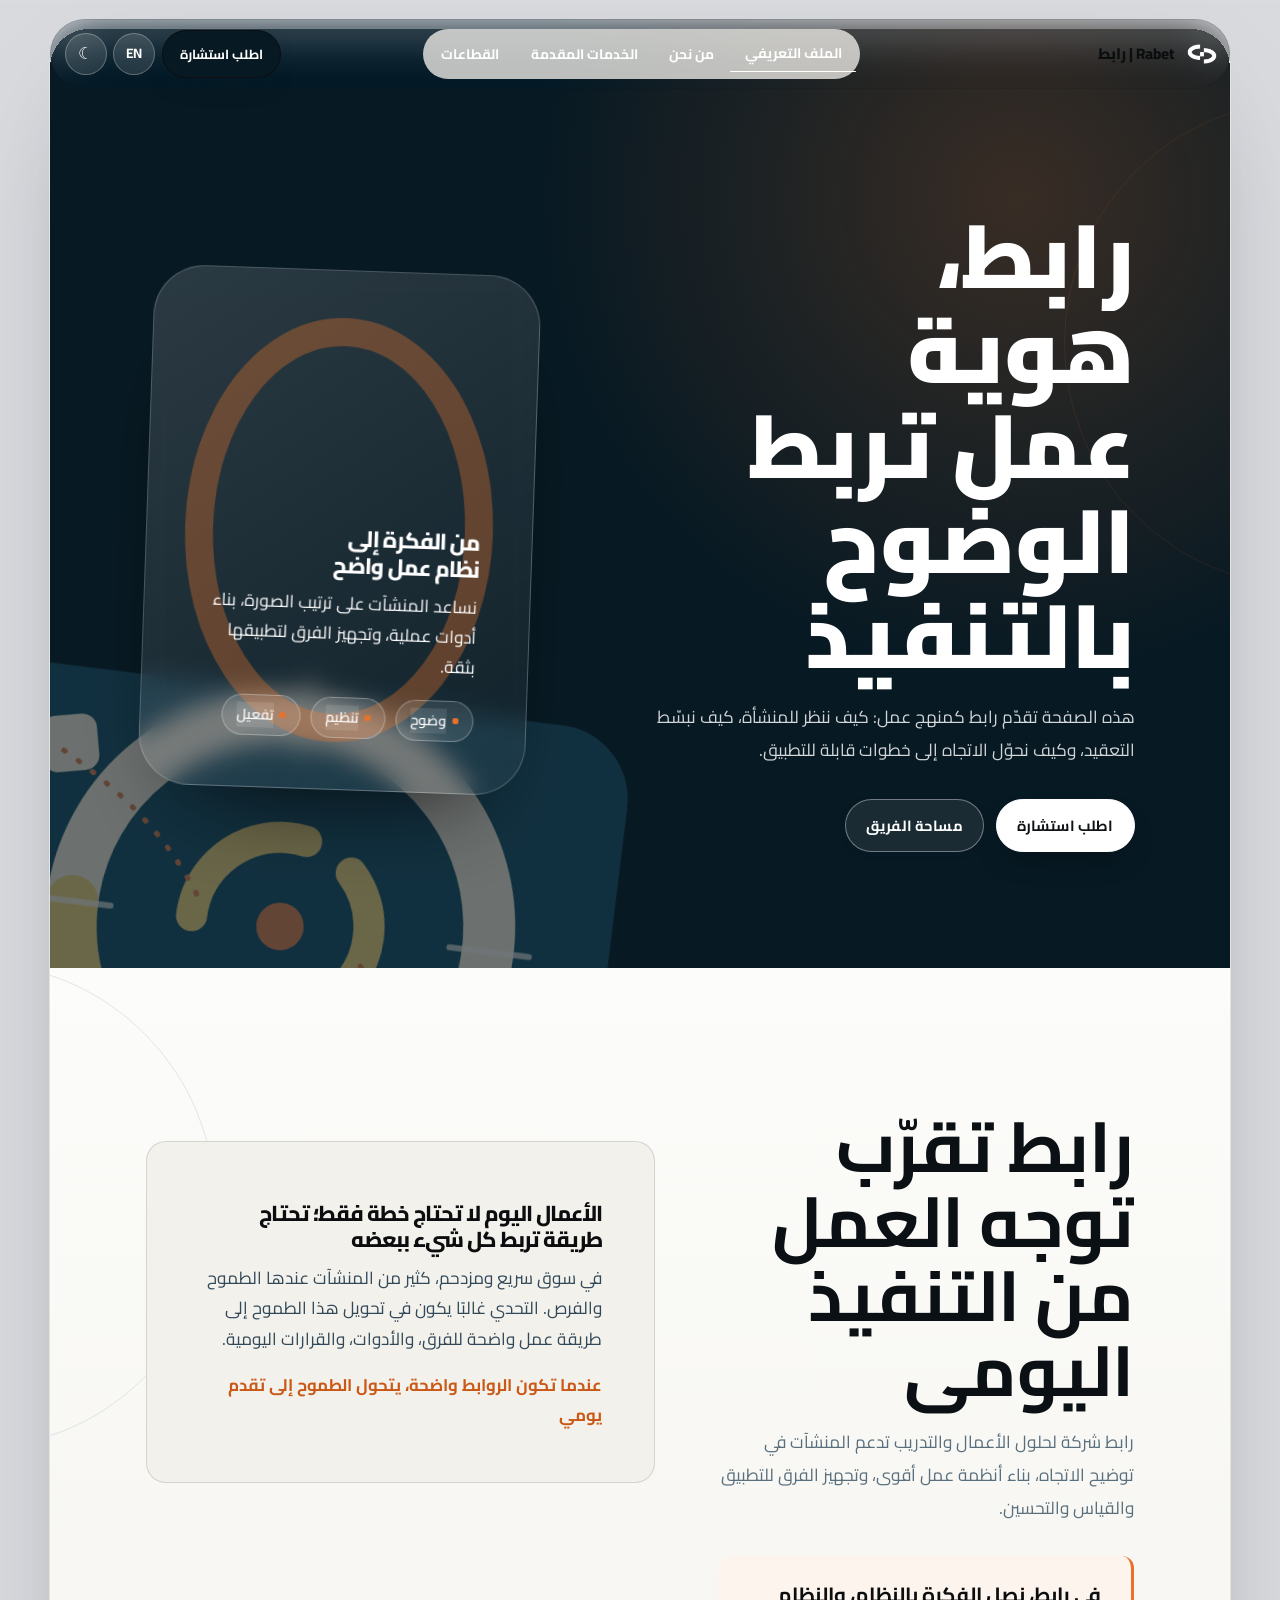
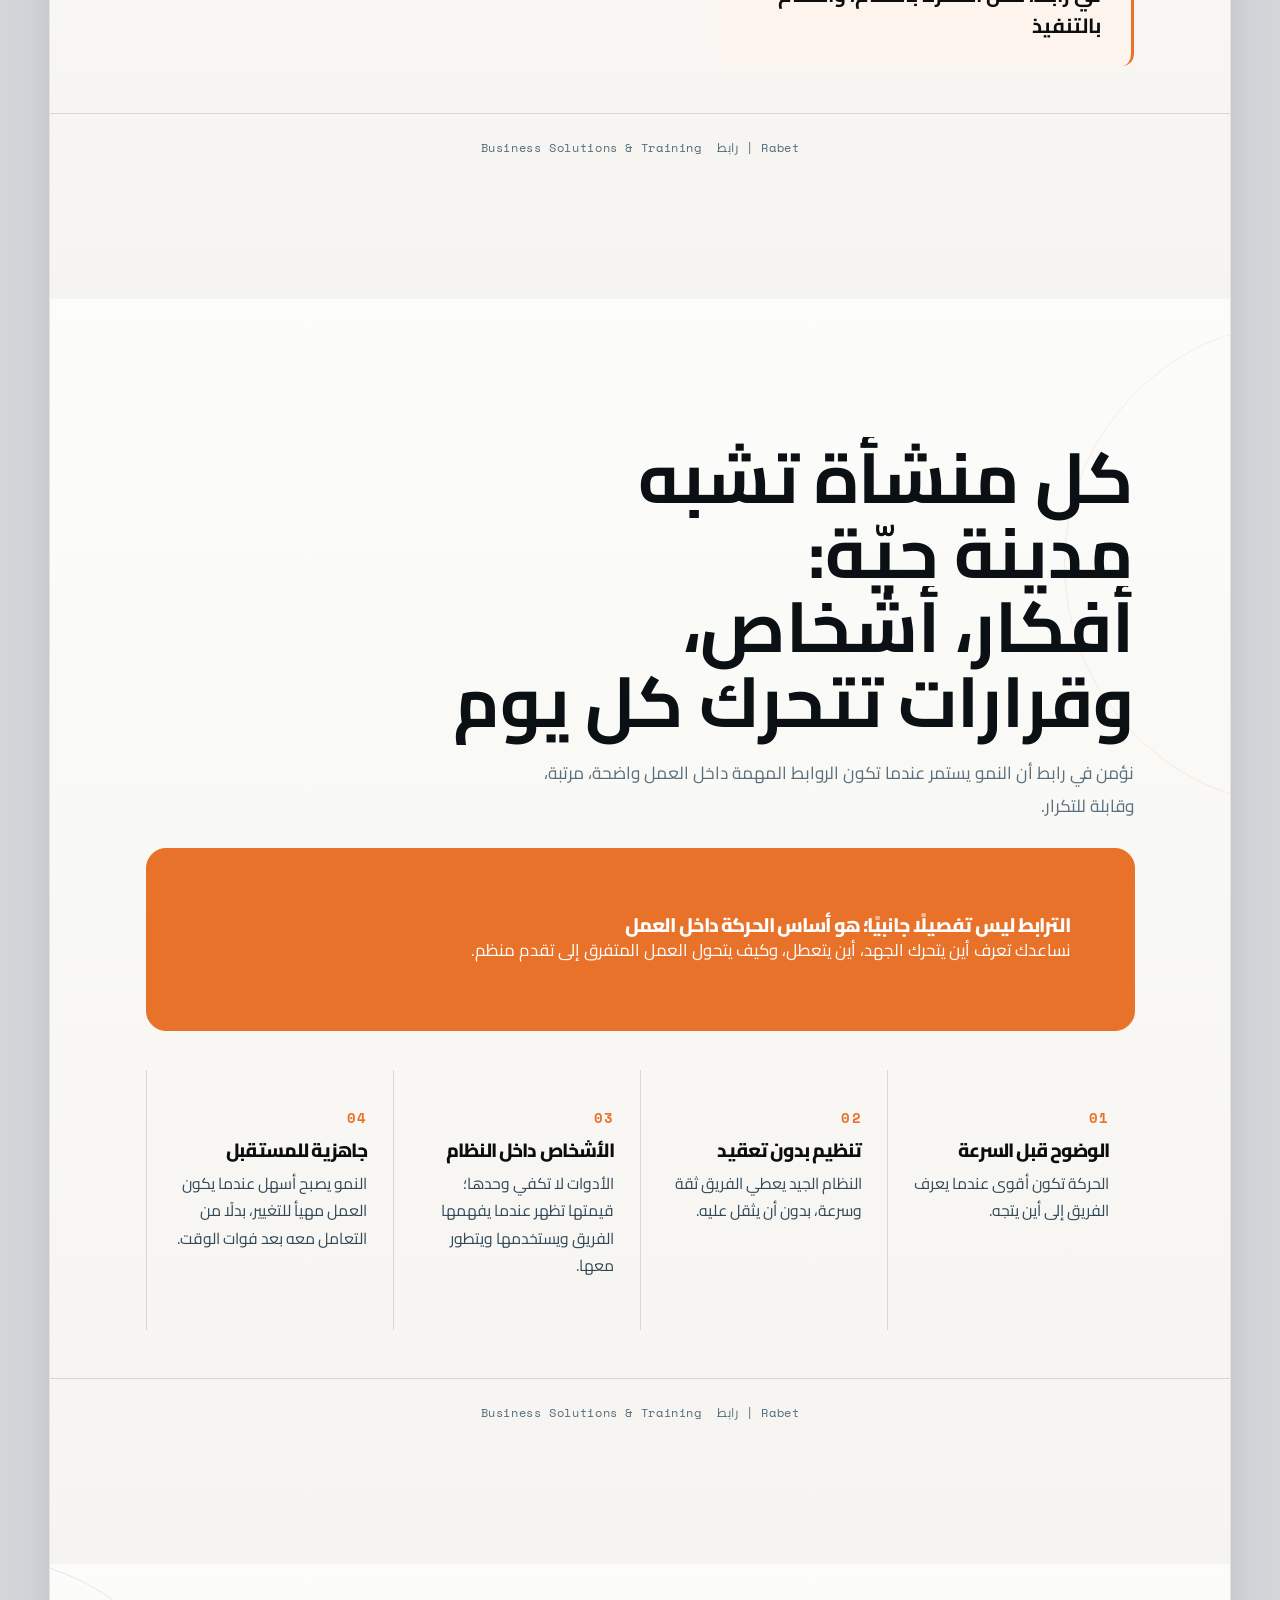
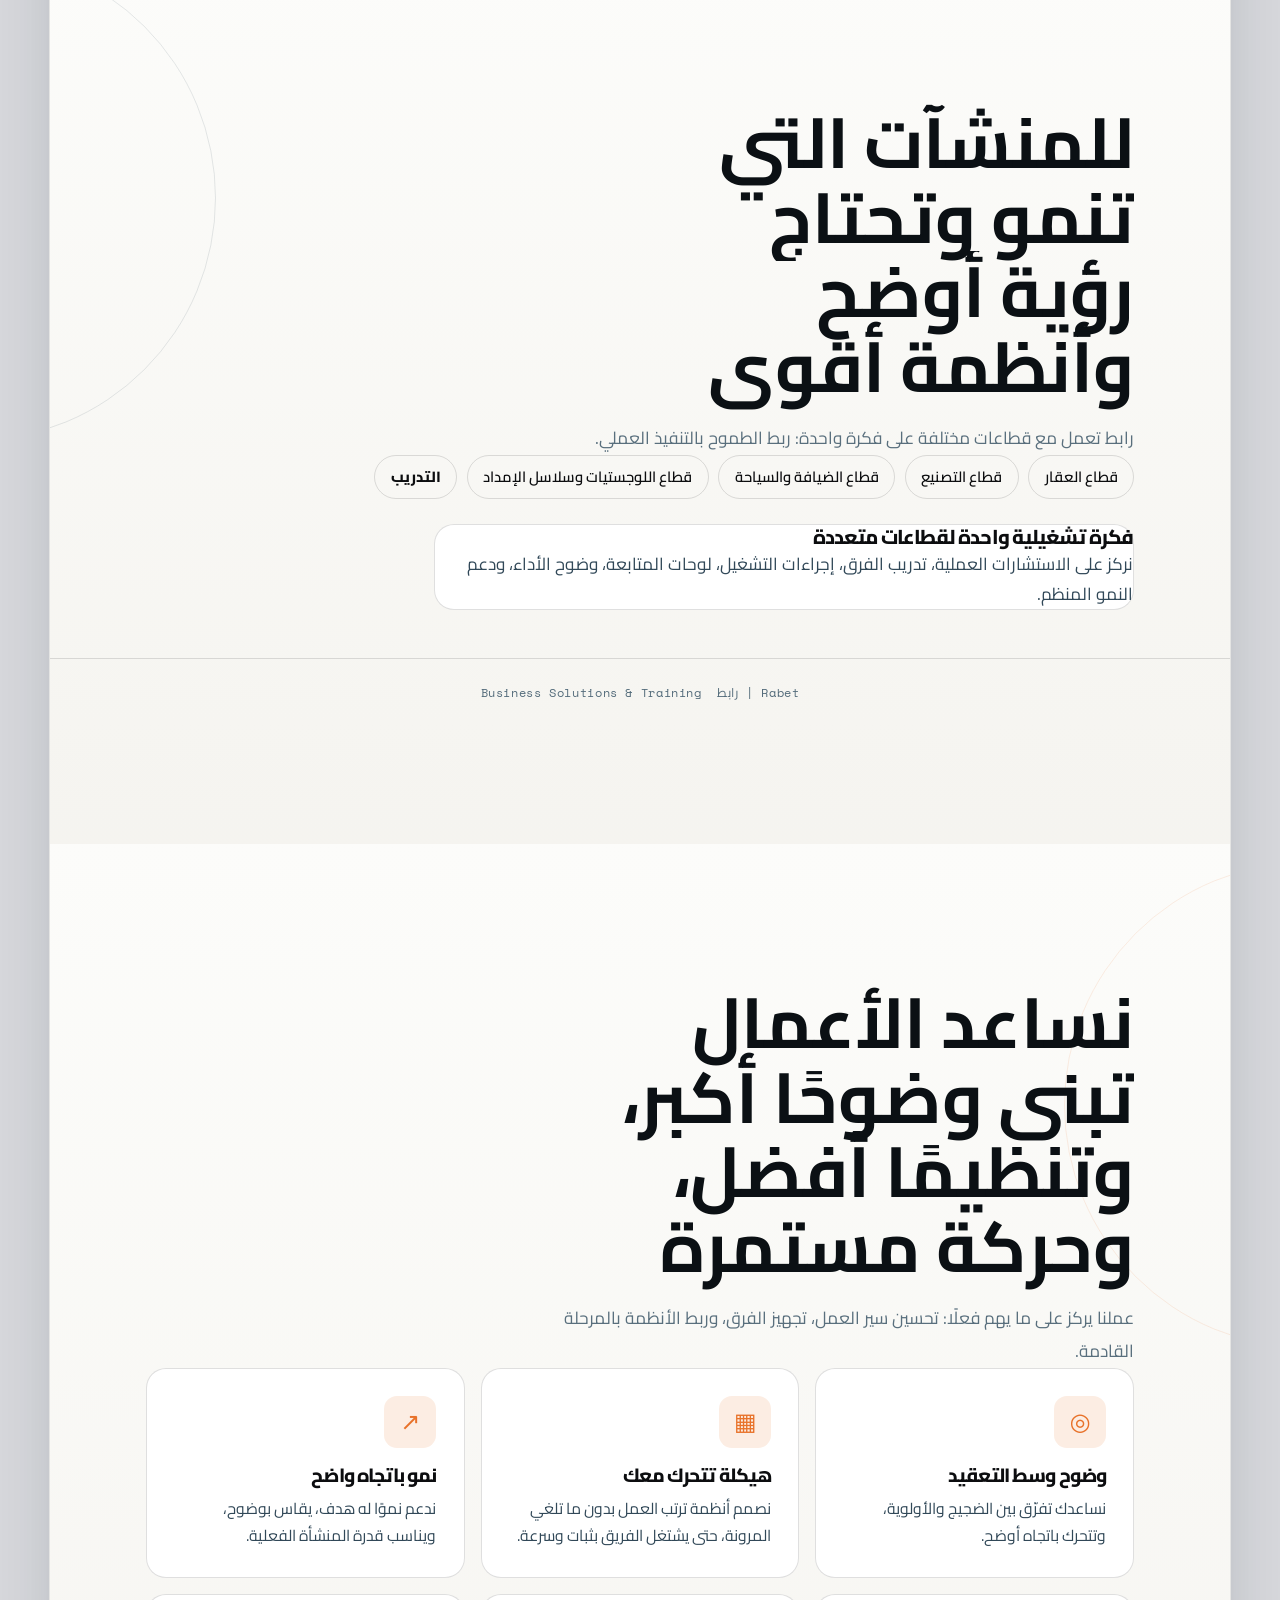
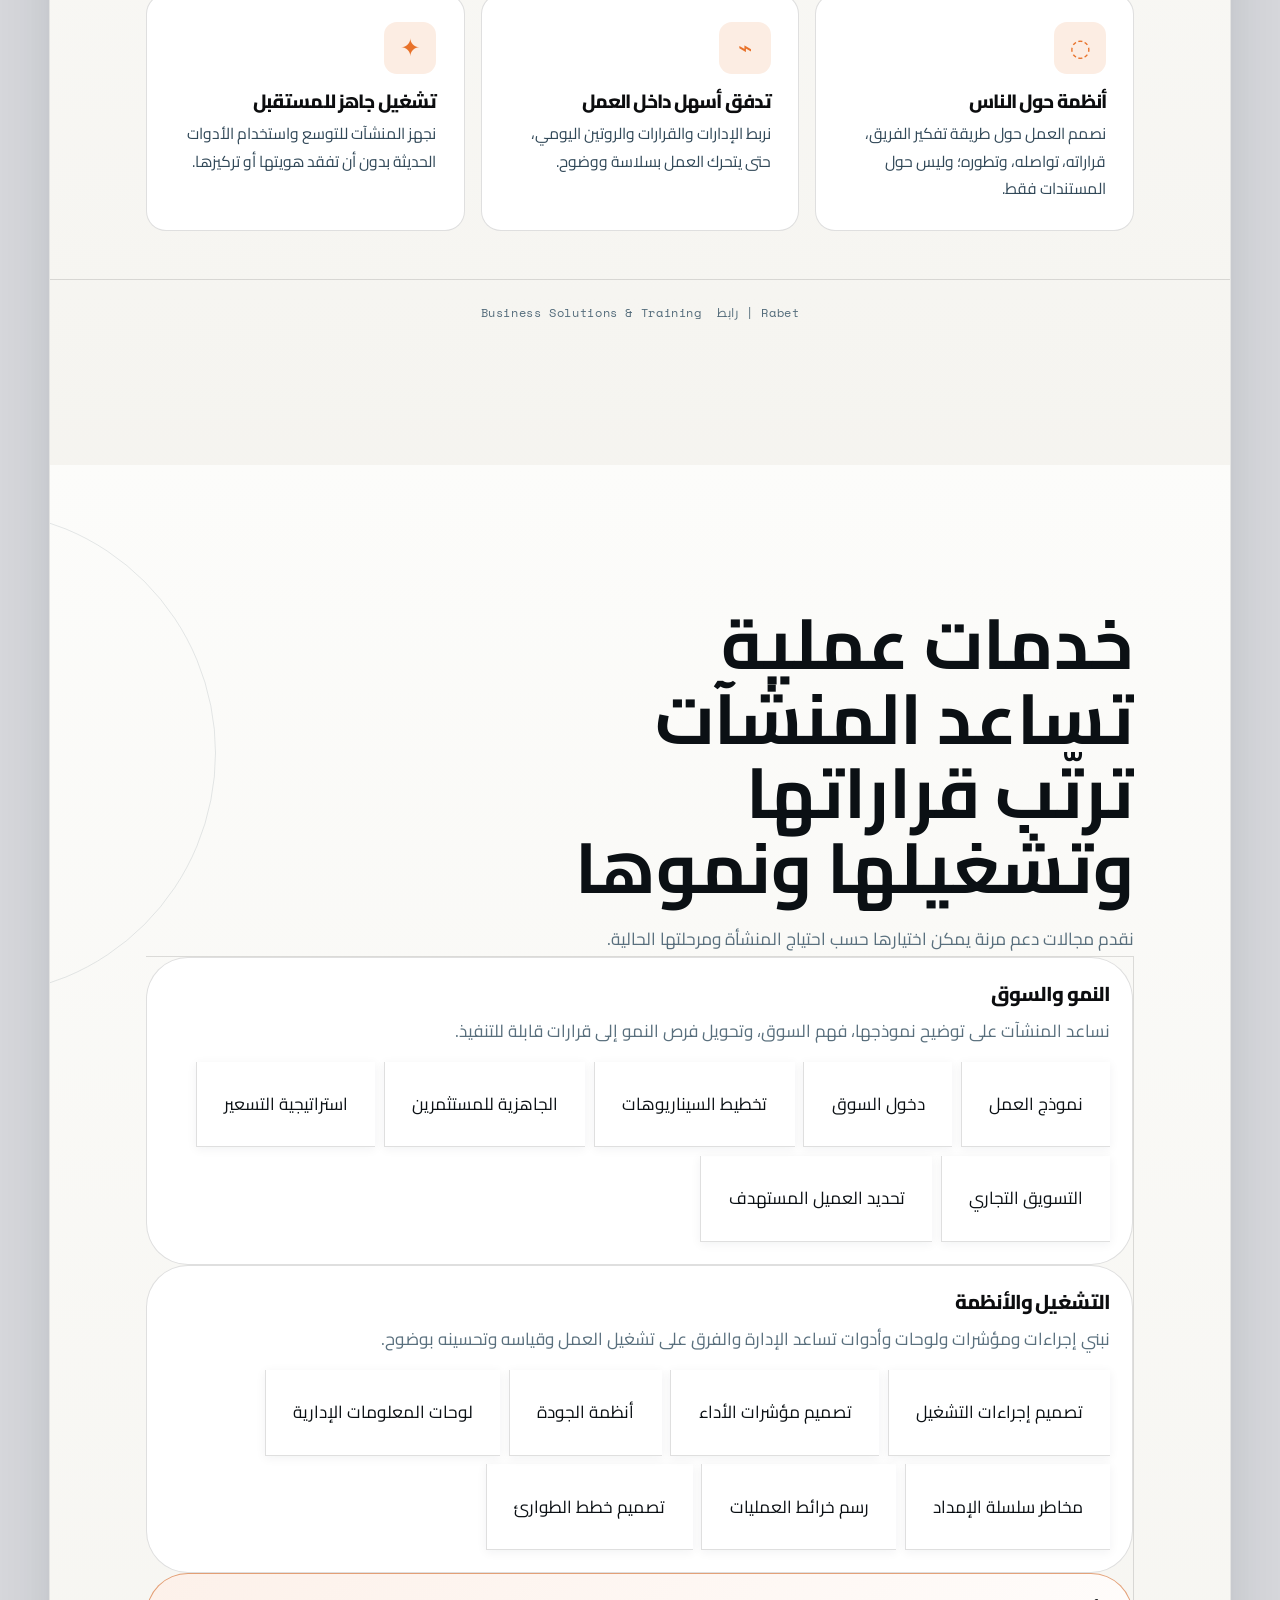
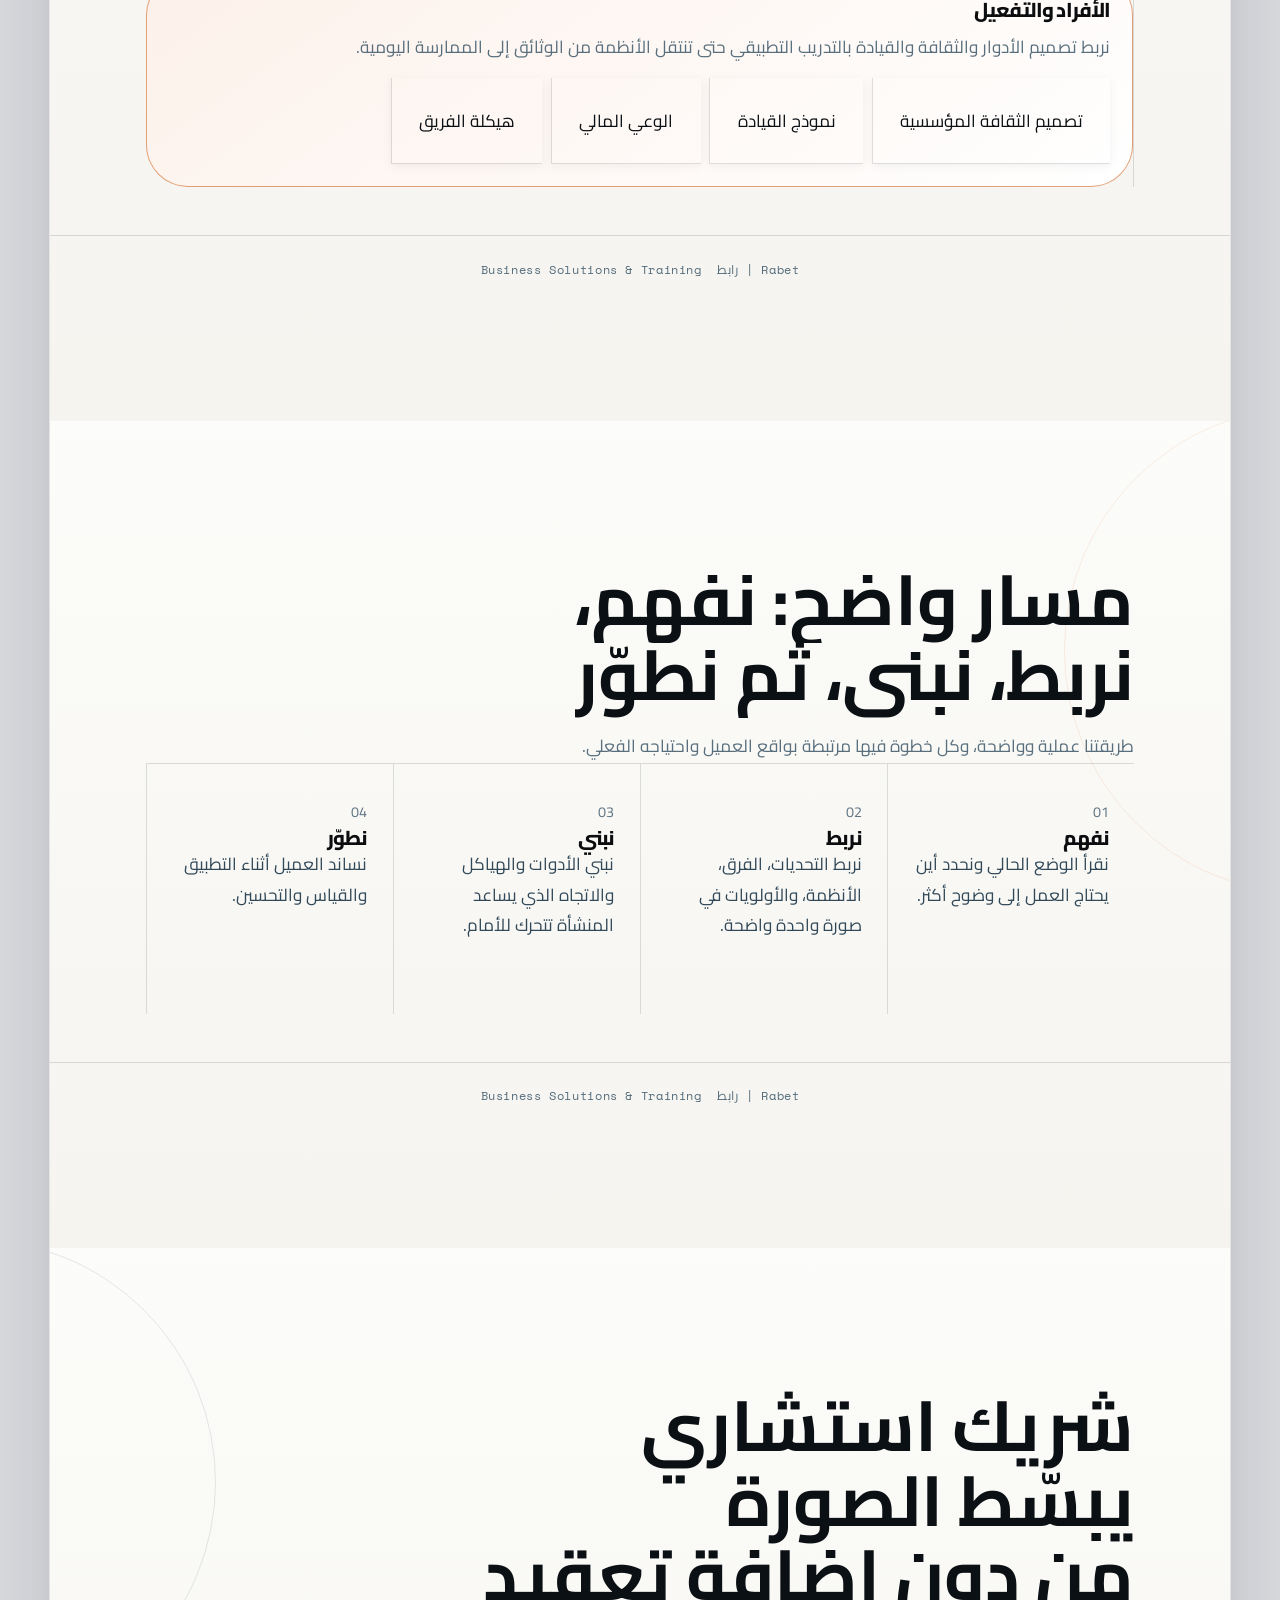
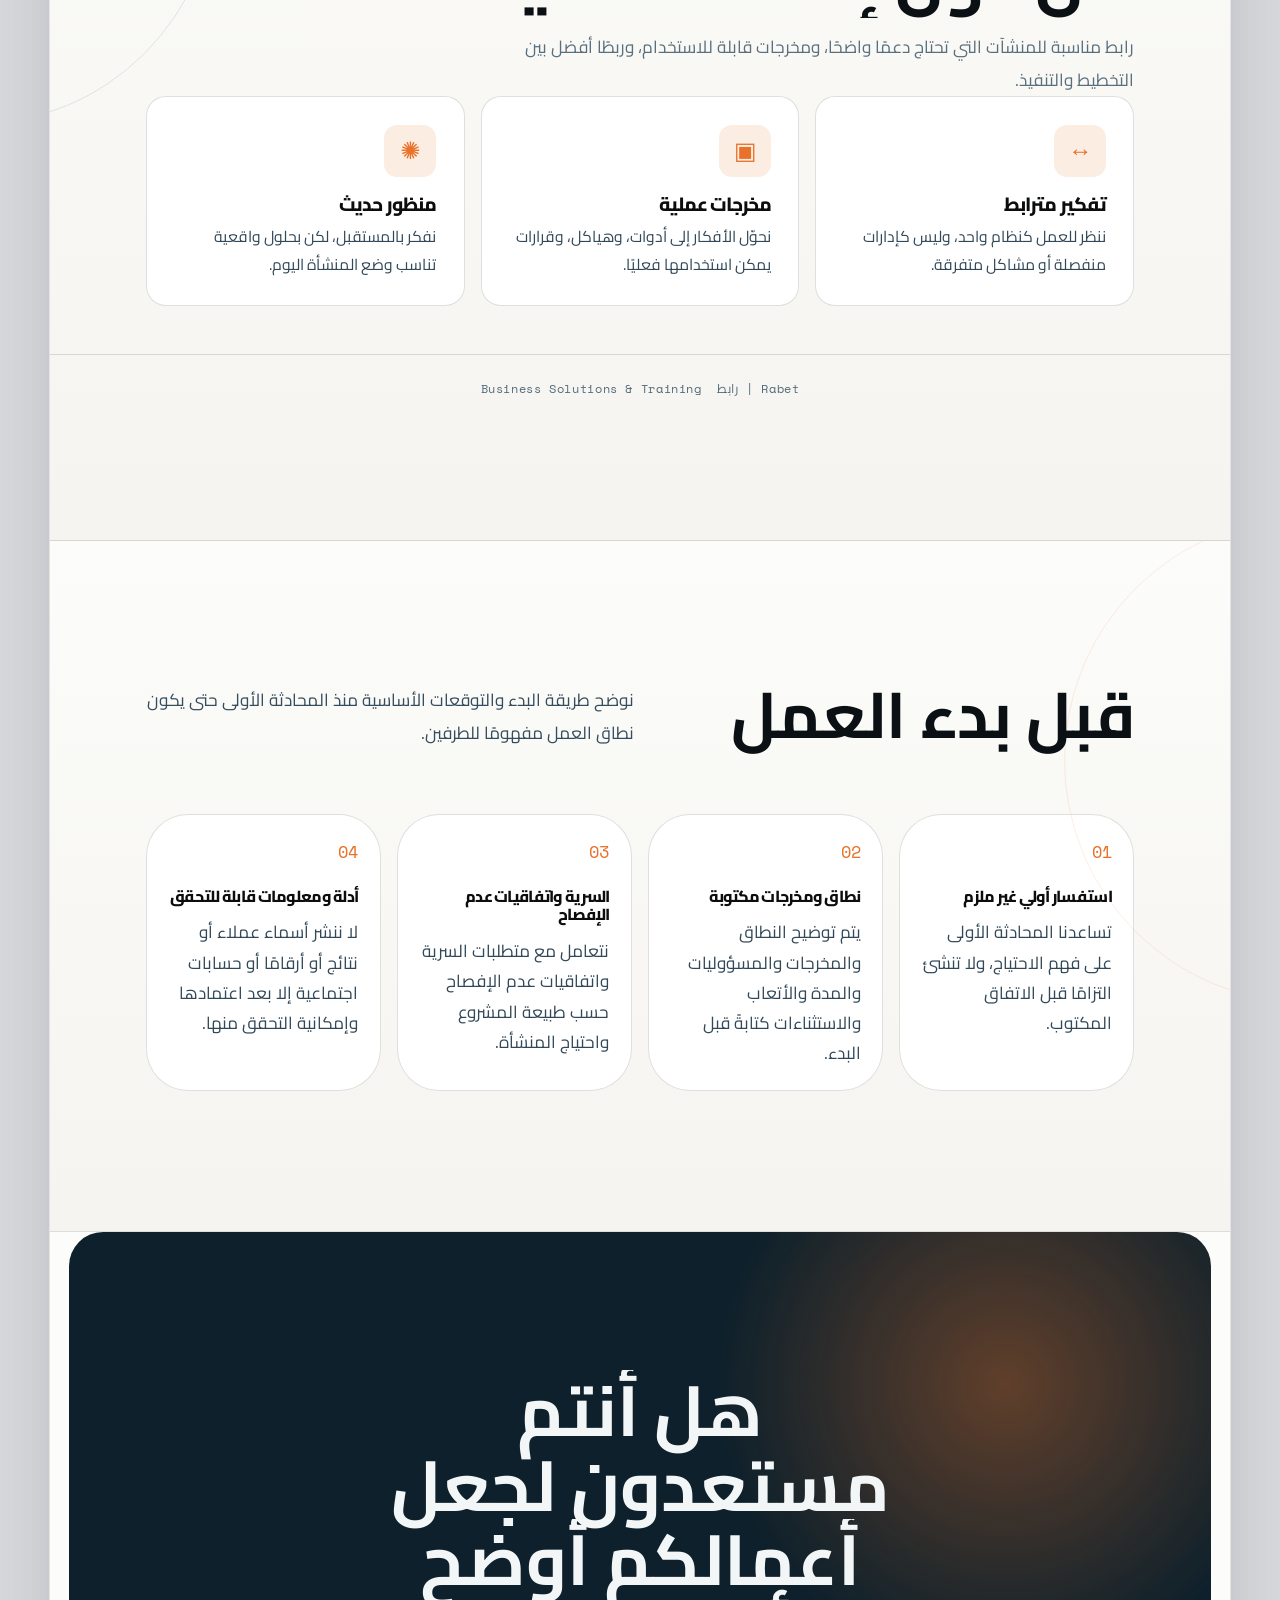
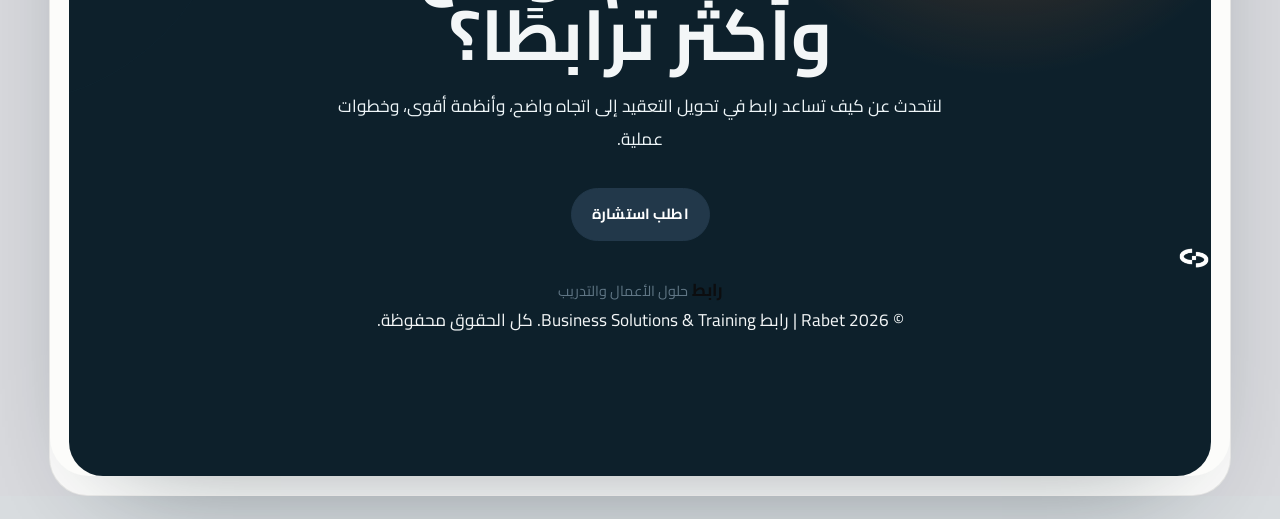
<file: profile.html>
<!DOCTYPE html>
<html dir="rtl" lang="ar">
<head>
<meta charset="utf-8"/>
<meta content="width=device-width, initial-scale=1.0" name="viewport"/>
<title data-title-ar="الملف التعريفي | رابط لحلول الأعمال والتدريب" data-title-en="Company Profile | Rabet Business Solutions &amp; Training">الملف التعريفي | رابط لحلول الأعمال والتدريب</title>
<script src="theme-init.js">
</script>
<link href="https://fonts.googleapis.com" rel="preconnect"/>
<link crossorigin="" href="https://fonts.gstatic.com" rel="preconnect"/>
<link href="https://fonts.googleapis.com/css2?family=Cairo:wght@400;500;600;700;800;900&amp;family=Space+Mono:wght@400;700&amp;display=swap" rel="stylesheet"/>
<link href="style.css" rel="stylesheet"/><link href="rabet-reference.css" rel="stylesheet"/><link href="rabet-motion-v3.css" rel="stylesheet"/><link href="rabet-v3.2-essential-fixes.css" rel="stylesheet"/><link href="rabet-v3.3-reference-motion.css" rel="stylesheet"/>
<script defer="" src="script.js">
</script><script defer="" src="rabet-v3.3-reference-motion.js"></script>
<link href="rabet-content-fixes-v3.4.css" rel="stylesheet"/><script defer="True" src="rabet-content-fixes-v3.4.js"></script><meta content="الملف التعريفي لرابط: حلول الأعمال، والتدريب التطبيقي، وأنظمة التشغيل، والقطاعات، ومنهجية بدء العمل." data-description-ar="الملف التعريفي لرابط: حلول الأعمال، والتدريب التطبيقي، وأنظمة التشغيل، والقطاعات، ومنهجية بدء العمل." data-description-en="Rabet company profile: business solutions, applied training, operating systems, sector focus, and engagement approach." name="description"/></head>
<body class="lang-ar premium-style page-profile has-fixed-nav" data-page-description-ar="الملف التعريفي لرابط: حلول الأعمال، والتدريب التطبيقي، وأنظمة التشغيل، والقطاعات، ومنهجية بدء العمل." data-page-description-en="Rabet company profile: business solutions, applied training, operating systems, sector focus, and engagement approach." data-page-title-ar="الملف التعريفي | رابط لحلول الأعمال والتدريب" data-page-title-en="Company Profile | Rabet Business Solutions &amp; Training"><nav class="navbar site-header" data-fixed-navbar="true" id="navbar">
<div class="nav-inner">
<a aria-label="الصفحة الرئيسية لرابط" class="brand" data-aria-label-ar="الصفحة الرئيسية لرابط" data-aria-label-en="Rabet home" href="index.html">
<img alt="شعار رابط" class="brand-logo-img theme-img" data-alt-ar="شعار رابط" data-alt-en="Rabet logo" data-dark="assets/rabet-logo-white.png" data-light="assets/rabet-logo-dark.png" src="assets/rabet-logo-dark.png"/>
<span aria-hidden="true" class="brand-fallback">
        رابط
       </span>
<span>
        Rabet | رابط
       </span>
</a>
<div class="nav-links" data-nav-links="" id="navLinks">
<a href="profile.html">
<span class="txt" data-ar="الملف التعريفي" data-en="Profile">
         الملف التعريفي
        </span>
</a>
<a href="about.html">
<span class="txt" data-ar="من نحن" data-en="About">
         من نحن
        </span>
</a>
<a href="offerings.html">
<span class="txt" data-ar="الخدمات المقدمة" data-en="Offerings">
         الخدمات المقدمة
        </span>
</a>
<a href="sectors.html">
<span class="txt" data-ar="القطاعات" data-en="Sectors">
         القطاعات
        </span>
</a>
</div>
<div class="nav-actions">
<a class="nav-cta-profile" data-mail-context-ar="" data-mail-context-en="" data-mail-subject-ar="طلب استشارة" data-mail-subject-en="Consultation Request" href="mailto:info@Rabet.sa?subject=Consultation%20Request">
<span class="txt" data-ar="اطلب استشارة" data-en="Request Consultation">اطلب استشارة</span>
</a>
<button aria-label="تبديل اللغة" class="lang-toggle" data-aria-label-ar="تبديل اللغة" data-aria-label-en="Switch language" data-lang-toggle="" id="langToggle" type="button">
        EN
       </button>
<button aria-label="تبديل المظهر" class="theme-toggle nav-theme-toggle" data-aria-label-ar="تبديل المظهر" data-aria-label-en="Toggle theme" data-theme-toggle="" type="button">
<span aria-hidden="true">☾</span>
</button>
<button aria-label="فتح القائمة" class="hamburger menu-toggle" data-aria-label-ar="فتح القائمة" data-aria-label-en="Open menu" data-menu-toggle="" id="hamburger" type="button">
        ☰
       </button>
</div>
</div>
</nav>
<div class="preview-stage">
<main class="site-frame" id="siteFrame">
<!-- ===== Navbar ===== -->
<!-- ===== 01 Hero ===== -->
<section class="section hero dark profile-hero-standout" id="hero">
<div class="wrap profile-hero-grid">
<div class="profile-hero-copy reveal">
<h1 class="title"><span class="txt" data-ar="رابط، هوية عمل تربط الوضوح بالتنفيذ" data-en="Rabet, a working identity built around clarity and execution">رابط، هوية عمل تربط الوضوح بالتنفيذ</span></h1>
<p class="lead copy-on-image"><span class="txt" data-ar="هذه الصفحة تقدّم رابط كمنهج عمل: كيف ننظر للمنشأة، كيف نبسّط التعقيد، وكيف نحوّل الاتجاه إلى خطوات قابلة للتطبيق." data-en="This page introduces Rabet as a way of working: how we read organizations, simplify complexity, and turn direction into practical steps.">هذه الصفحة تقدّم رابط كمنهج عمل: كيف ننظر للمنشأة، كيف نبسّط التعقيد، وكيف نحوّل الاتجاه إلى خطوات قابلة للتطبيق.</span></p>
<div class="hero-actions">
<a class="btn light" data-mail-context-ar="" data-mail-context-en="" data-mail-subject-ar="طلب استشارة" data-mail-subject-en="Consultation Request" href="mailto:info@Rabet.sa?subject=Consultation%20Request"><span class="txt" data-ar="اطلب استشارة" data-en="Request Consultation">اطلب استشارة</span></a>
<a class="btn secondary" href="about.html#team-space"><span class="txt" data-ar="مساحة الفريق" data-en="Team Space">مساحة الفريق</span></a>
</div>
</div>
<aside class="profile-identity-card reveal" data-delay="2">
<h2><span class="txt" data-ar="من الفكرة إلى نظام عمل واضح" data-en="From idea to clear operating system">من الفكرة إلى نظام عمل واضح</span></h2>
<p class="copy-on-image-muted"><span class="txt" data-ar="نساعد المنشآت على ترتيب الصورة، بناء أدوات عملية، وتجهيز الفرق لتطبيقها بثقة." data-en="We help organizations organize the picture, build practical tools, and prepare teams to use them with confidence.">نساعد المنشآت على ترتيب الصورة، بناء أدوات عملية، وتجهيز الفرق لتطبيقها بثقة.</span></p>
<div class="profile-identity-pills">
<span><span class="txt" data-ar="وضوح" data-en="Clarity">وضوح</span></span>
<span><span class="txt" data-ar="تنظيم" data-en="Structure">تنظيم</span></span>
<span><span class="txt" data-ar="تفعيل" data-en="Activation">تفعيل</span></span>
</div>
</aside>
</div>
</section>
<!-- ===== 02 About ===== -->
<section class="section about" id="about">
<div class="wrap">
<div class="reveal">
<h2 class="title">
<span class="txt" data-ar="رابط تقرّب توجه العمل من التنفيذ اليومي" data-en="Rabet connects business direction with practical movement">
         رابط تقرّب توجه العمل من التنفيذ اليومي
        </span>
</h2>
<p class="lead copy-card-muted">
<span class="txt" data-ar="رابط شركة لحلول الأعمال والتدريب تدعم المنشآت في توضيح الاتجاه، بناء أنظمة عمل أقوى، وتجهيز الفرق للتطبيق والقياس والتحسين." data-en="Rabet is a business solutions and training firm that helps organizations clarify direction, build stronger operating systems, and prepare teams to apply, measure, and improve the work.">رابط شركة لحلول الأعمال والتدريب تدعم المنشآت في توضيح الاتجاه، بناء أنظمة عمل أقوى، وتجهيز الفرق للتطبيق والقياس والتحسين.</span>
</p>
<div class="statement">
<span class="txt" data-ar="في رابط، نصل الفكرة بالنظام، والنظام بالتنفيذ" data-en="Rabet is the link between ideas, systems, and execution">
         في رابط، نصل الفكرة بالنظام، والنظام بالتنفيذ
        </span>
</div>
</div>
<div class="about-card reveal">
<h3>
<span class="txt" data-ar="الأعمال اليوم لا تحتاج خطة فقط؛ تحتاج طريقة تربط كل شيء ببعضه" data-en="Modern businesses do not only need plans. They need connected movement">
         الأعمال اليوم لا تحتاج خطة فقط؛ تحتاج طريقة تربط كل شيء ببعضه
        </span>
</h3>
<p class="copy-card">
<span class="txt" data-ar="في سوق سريع ومزدحم، كثير من المنشآت عندها الطموح والفرص. التحدي غالبًا يكون في تحويل هذا الطموح إلى طريقة عمل واضحة للفرق، والأدوات، والقرارات اليومية." data-en="In a busy market, many organizations already have ambition. What they need is a clearer link between what they want to become and how their people, tools, and decisions work every day.">
         في سوق سريع ومزدحم، كثير من المنشآت عندها الطموح والفرص. التحدي غالبًا يكون في تحويل هذا الطموح إلى طريقة عمل واضحة للفرق، والأدوات، والقرارات اليومية.
        </span>
</p>
<strong>
<span class="txt" data-ar="عندما تكون الروابط واضحة، يتحول الطموح إلى تقدم يومي" data-en="Connection turns ambition into daily progress">
         عندما تكون الروابط واضحة، يتحول الطموح إلى تقدم يومي
        </span>
</strong>
</div>
</div>
<div class="site-footnote copy-muted">
      Rabet | رابط  Business Solutions &amp; Training
     </div>
</section>
<!-- ===== Team Template ===== -->
<!-- ===== 03 Philosophy ===== -->
<section class="section philosophy" id="philosophy">
<div class="wrap">
<h2 class="title reveal">
<span class="txt" data-ar="كل منشأة تشبه مدينة حيّة: أفكار، أشخاص، وقرارات تتحرك كل يوم" data-en="A business is a living city of ideas, people, and decisions">
        كل منشأة تشبه مدينة حيّة: أفكار، أشخاص، وقرارات تتحرك كل يوم
       </span>
</h2>
<p class="lead reveal copy-card-muted">
<span class="txt" data-ar="نؤمن في رابط أن النمو يستمر عندما تكون الروابط المهمة داخل العمل واضحة، مرتبة، وقابلة للتكرار." data-en="Rabet works from the belief that growth becomes sustainable when the right connections are made visible, organized, and repeated with purpose.">
        نؤمن في رابط أن النمو يستمر عندما تكون الروابط المهمة داخل العمل واضحة، مرتبة، وقابلة للتكرار.
       </span>
</p>
<div class="principle-box reveal">
<h3>
<span class="txt" data-ar="الترابط ليس تفصيلًا جانبيًا؛ هو أساس الحركة داخل العمل" data-en="Connection is not a detail. It is the operating system">
         الترابط ليس تفصيلًا جانبيًا؛ هو أساس الحركة داخل العمل
        </span>
</h3>
<p class="copy-card">
<span class="txt" data-ar="نساعدك تعرف أين يتحرك الجهد، أين يتعطل، وكيف يتحول العمل المتفرق إلى تقدم منظم." data-en="We help organizations understand where energy is moving, where it is blocked, and how to turn scattered effort into structured progress.">
         نساعدك تعرف أين يتحرك الجهد، أين يتعطل، وكيف يتحول العمل المتفرق إلى تقدم منظم.
        </span>
</p>
</div>
<div class="grid cards-4 stagger">
<article class="card">
<span class="num">
         01
        </span>
<h3>
<span class="txt" data-ar="الوضوح قبل السرعة" data-en="Clarity before speed">
          الوضوح قبل السرعة
         </span>
</h3>
<p class="copy-card">
<span class="txt" data-ar="الحركة تكون أقوى عندما يعرف الفريق إلى أين يتجه." data-en="Movement matters more when teams know what direction they are moving toward.">
          الحركة تكون أقوى عندما يعرف الفريق إلى أين يتجه.
         </span>
</p>
</article>
<article class="card">
<span class="num">
         02
        </span>
<h3>
<span class="txt" data-ar="تنظيم بدون تعقيد" data-en="Structure without stiffness">
          تنظيم بدون تعقيد
         </span>
</h3>
<p class="copy-card">
<span class="txt" data-ar="النظام الجيد يعطي الفريق ثقة وسرعة، بدون أن يثقل عليه." data-en="Good systems should create confidence, not slow the business down.">
          النظام الجيد يعطي الفريق ثقة وسرعة، بدون أن يثقل عليه.
         </span>
</p>
</article>
<article class="card">
<span class="num">
         03
        </span>
<h3>
<span class="txt" data-ar="الأشخاص داخل النظام" data-en="People inside the system">
          الأشخاص داخل النظام
         </span>
</h3>
<p class="copy-card">
<span class="txt" data-ar="الأدوات لا تكفي وحدها؛ قيمتها تظهر عندما يفهمها الفريق ويستخدمها ويتطور معها." data-en="Tools only matter when people can understand them, use them, and improve through them.">
          الأدوات لا تكفي وحدها؛ قيمتها تظهر عندما يفهمها الفريق ويستخدمها ويتطور معها.
         </span>
</p>
</article>
<article class="card">
<span class="num">
         04
        </span>
<h3>
<span class="txt" data-ar="جاهزية للمستقبل" data-en="Future readiness">
          جاهزية للمستقبل
         </span>
</h3>
<p class="copy-card">
<span class="txt" data-ar="النمو يصبح أسهل عندما يكون العمل مهيأ للتغيير، بدلًا من التعامل معه بعد فوات الوقت." data-en="Growth becomes easier when the business is designed to absorb change instead of react to it.">
          النمو يصبح أسهل عندما يكون العمل مهيأ للتغيير، بدلًا من التعامل معه بعد فوات الوقت.
         </span>
</p>
</article>
</div>
</div>
<div class="site-footnote copy-muted">
      Rabet | رابط  Business Solutions &amp; Training
     </div>
</section>
<!-- ===== 04 Sectors ===== -->
<section class="section sectors" id="sectors">
<div class="wrap">
<h2 class="title reveal">
<span class="txt" data-ar="للمنشآت التي تنمو وتحتاج رؤية أوضح وأنظمة أقوى" data-en="Built for organizations where growth needs clearer vision and systems">
        للمنشآت التي تنمو وتحتاج رؤية أوضح وأنظمة أقوى
       </span>
</h2>
<p class="lead reveal copy-card-muted">
<span class="txt" data-ar="رابط تعمل مع قطاعات مختلفة على فكرة واحدة: ربط الطموح بالتنفيذ العملي." data-en="Rabet can adapt across sectors while keeping the same core idea: connecting ambition with practical execution.">
        رابط تعمل مع قطاعات مختلفة على فكرة واحدة: ربط الطموح بالتنفيذ العملي.
       </span>
</p>
<div class="chips stagger">
<a aria-label="العقار والتطوير" class="chip" data-aria-label-ar="العقار والتطوير" data-aria-label-en="Real estate and development" href="sectors.html#real-estate-development">
<span class="txt" data-ar="قطاع العقار" data-en="Real Estate Sector">
         قطاع العقار
        </span>
</a>
<a aria-label="التصنيع" class="chip" data-aria-label-ar="التصنيع" data-aria-label-en="Manufacturing" href="sectors.html#manufacturing">
<span class="txt" data-ar="قطاع التصنيع" data-en="Manufacturing Sector">
         قطاع التصنيع
        </span>
</a>
<a aria-label="الضيافة والسياحة" class="chip" data-aria-label-ar="الضيافة والسياحة" data-aria-label-en="Hospitality and tourism" href="sectors.html#hospitality-tourism">
<span class="txt" data-ar="قطاع الضيافة والسياحة" data-en="Hospitality &amp; Tourism Sector">
         قطاع الضيافة والسياحة
        </span>
</a>
<a aria-label="اللوجستيات" class="chip" data-aria-label-ar="اللوجستيات" data-aria-label-en="Logistics" href="sectors.html#logistics">
<span class="txt" data-ar="قطاع اللوجستيات وسلاسل الإمداد" data-en="Logistics &amp; Supply Chain Sector">
         قطاع اللوجستيات وسلاسل الإمداد
        </span>
</a>
<a aria-label="التدريب" class="chip training-chip" data-aria-label-ar="التدريب" data-aria-label-en="Training" href="sectors.html#training">
<span class="txt" data-ar="التدريب" data-en="Training">
         التدريب
        </span>
</a>
</div>
<div class="wide-note reveal">
<h3>
<span class="txt" data-ar="فكرة تشغيلية واحدة لقطاعات متعددة" data-en="One operating idea across many sectors">
         فكرة تشغيلية واحدة لقطاعات متعددة
        </span>
</h3>
<p class="copy-card">
<span class="txt" data-ar="نركز على الاستشارات العملية، تدريب الفرق، إجراءات التشغيل، لوحات المتابعة، وضوح الأداء، ودعم النمو المنظم." data-en="Rabet stays focused on practical consulting, staff training, SOPs, dashboards, performance visibility, and structured growth support.">
         نركز على الاستشارات العملية، تدريب الفرق، إجراءات التشغيل، لوحات المتابعة، وضوح الأداء، ودعم النمو المنظم.
        </span>
</p>
</div>
</div>
<div class="site-footnote copy-muted">
      Rabet | رابط  Business Solutions &amp; Training
     </div>
</section>
<!-- ===== 05 Services ===== -->
<section class="section services" id="services">
<div class="wrap">
<h2 class="title reveal">
<span class="txt" data-ar="نساعد الأعمال تبني وضوحًا أكبر، وتنظيمًا أفضل، وحركة مستمرة" data-en="We help businesses build clarity, structure, and momentum">
        نساعد الأعمال تبني وضوحًا أكبر، وتنظيمًا أفضل، وحركة مستمرة
       </span>
</h2>
<p class="lead reveal copy-card-muted">
<span class="txt" data-ar="عملنا يركز على ما يهم فعلًا: تحسين سير العمل، تجهيز الفرق، وربط الأنظمة بالمرحلة القادمة." data-en="Our work supports organizations in understanding what matters, shaping how work flows, and preparing their teams and systems for the next stage.">
        عملنا يركز على ما يهم فعلًا: تحسين سير العمل، تجهيز الفرق، وربط الأنظمة بالمرحلة القادمة.
       </span>
</p>
<div class="grid cards-3 stagger">
<article class="card">
<div class="icon-box">
         ◎
        </div>
<h3>
<span class="txt" data-ar="وضوح وسط التعقيد" data-en="Clarity in Complexity">
          وضوح وسط التعقيد
         </span>
</h3>
<p class="copy-card">
<span class="txt" data-ar="نساعدك تفرّق بين الضجيج والأولوية، وتتحرك باتجاه أوضح." data-en="We help businesses read the signals around them, separate noise from priority, and move with clearer direction.">
          نساعدك تفرّق بين الضجيج والأولوية، وتتحرك باتجاه أوضح.
         </span>
</p>
</article>
<article class="card">
<div class="icon-box">
         ▦
        </div>
<h3>
<span class="txt" data-ar="هيكلة تتحرك معك" data-en="Structure That Moves">
          هيكلة تتحرك معك
         </span>
</h3>
<p class="copy-card">
<span class="txt" data-ar="نصمم أنظمة ترتب العمل بدون ما تلغي المرونة، حتى يشتغل الفريق بثبات وسرعة." data-en="We shape systems that bring order without removing flexibility, so teams can act with consistency and speed.">
          نصمم أنظمة ترتب العمل بدون ما تلغي المرونة، حتى يشتغل الفريق بثبات وسرعة.
         </span>
</p>
</article>
<article class="card">
<div class="icon-box">
         ↗
        </div>
<h3>
<span class="txt" data-ar="نمو باتجاه واضح" data-en="Growth With Direction">
          نمو باتجاه واضح
         </span>
</h3>
<p class="copy-card">
<span class="txt" data-ar="ندعم نموًا له هدف، يقاس بوضوح، ويناسب قدرة المنشأة الفعلية." data-en="We support growth that is intentional, measurable, and connected to the real capacity of the organization.">
          ندعم نموًا له هدف، يقاس بوضوح، ويناسب قدرة المنشأة الفعلية.
         </span>
</p>
</article>
<article class="card">
<div class="icon-box">
         ◌
        </div>
<h3>
<span class="txt" data-ar="أنظمة حول الناس" data-en="Systems Around People">
          أنظمة حول الناس
         </span>
</h3>
<p class="copy-card">
<span class="txt" data-ar="نصمم العمل حول طريقة تفكير الفريق، قراراته، تواصله، وتطوره؛ وليس حول المستندات فقط." data-en="We design work around how teams think, decide, communicate, and improve — not around documents alone.">
          نصمم العمل حول طريقة تفكير الفريق، قراراته، تواصله، وتطوره؛ وليس حول المستندات فقط.
         </span>
</p>
</article>
<article class="card">
<div class="icon-box">
         ⌁
        </div>
<h3>
<span class="txt" data-ar="تدفق أسهل داخل العمل" data-en="Flow Across the Business">
          تدفق أسهل داخل العمل
         </span>
</h3>
<p class="copy-card">
<span class="txt" data-ar="نربط الإدارات والقرارات والروتين اليومي، حتى يتحرك العمل بسلاسة ووضوح." data-en="We help connect departments, decisions, and daily routines so work moves with less friction and more visibility.">
          نربط الإدارات والقرارات والروتين اليومي، حتى يتحرك العمل بسلاسة ووضوح.
         </span>
</p>
</article>
<article class="card">
<div class="icon-box">
         ✦
        </div>
<h3>
<span class="txt" data-ar="تشغيل جاهز للمستقبل" data-en="Future-Ready Operations">
          تشغيل جاهز للمستقبل
         </span>
</h3>
<p class="copy-card">
<span class="txt" data-ar="نجهز المنشآت للتوسع واستخدام الأدوات الحديثة بدون أن تفقد هويتها أو تركيزها." data-en="We prepare organizations to adapt, scale, and use modern tools without losing their identity or focus.">
          نجهز المنشآت للتوسع واستخدام الأدوات الحديثة بدون أن تفقد هويتها أو تركيزها.
         </span>
</p>
</article>
</div>
</div>
<div class="site-footnote copy-muted">
      Rabet | رابط  Business Solutions &amp; Training
     </div>
</section>
<!-- ===== 06 Offerings ===== -->
<section class="section offerings" id="offerings">
<div class="wrap">
<h2 class="title reveal">
<span class="txt" data-ar="خدمات عملية تساعد المنشآت ترتّب قراراتها وتشغيلها ونموها" data-en="Practical offerings that support business decisions, operations, and growth">
        خدمات عملية تساعد المنشآت ترتّب قراراتها وتشغيلها ونموها
       </span>
</h2>
<p class="lead reveal copy-card-muted">
<span class="txt" data-ar="نقدم مجالات دعم مرنة يمكن اختيارها حسب احتياج المنشأة ومرحلتها الحالية." data-en="Rabet provides flexible support areas that can be selected based on each organization’s current stage and needs.">
        نقدم مجالات دعم مرنة يمكن اختيارها حسب احتياج المنشأة ومرحلتها الحالية.
       </span>
</p>
<div class="offerings-grid stagger"><div class="profile-offering-family profile-offering-growth-market"><h3><span class="txt" data-ar="النمو والسوق" data-en="Growth and market">النمو والسوق</span></h3><p class="copy-card-muted"><span class="txt" data-ar="نساعد المنشآت على توضيح نموذجها، فهم السوق، وتحويل فرص النمو إلى قرارات قابلة للتنفيذ." data-en="We help organizations clarify their model, understand the market, and turn growth opportunities into executable decisions.">نساعد المنشآت على توضيح نموذجها، فهم السوق، وتحويل فرص النمو إلى قرارات قابلة للتنفيذ.</span></p><div class="profile-offering-list"><div class="offering-tile">
<span class="txt" data-ar="نموذج العمل" data-en="Business model">
         نموذج العمل
        </span>
</div><div class="offering-tile">
<span class="txt" data-ar="دخول السوق" data-en="Market entry">
         دخول السوق
        </span>
</div><div class="offering-tile">
<span class="txt" data-ar="تخطيط السيناريوهات" data-en="Scenario planning">
         تخطيط السيناريوهات
        </span>
</div><div class="offering-tile">
<span class="txt" data-ar="الجاهزية للمستثمرين" data-en="Readiness for investors">الجاهزية للمستثمرين</span>
</div><div class="offering-tile">
<span class="txt" data-ar="استراتيجية التسعير" data-en="Pricing strategy">
         استراتيجية التسعير
        </span>
</div><div class="offering-tile">
<span class="txt" data-ar="التسويق التجاري" data-en="Commercialisation">
         التسويق التجاري
        </span>
</div><div class="offering-tile">
<span class="txt" data-ar="تحديد العميل المستهدف" data-en="Target customer definition">تحديد العميل المستهدف</span>
</div></div></div><div class="profile-offering-family profile-offering-operations-systems"><h3><span class="txt" data-ar="التشغيل والأنظمة" data-en="Operations and systems">التشغيل والأنظمة</span></h3><p class="copy-card-muted"><span class="txt" data-ar="نبني إجراءات ومؤشرات ولوحات وأدوات تساعد الإدارة والفرق على تشغيل العمل وقياسه وتحسينه بوضوح." data-en="We build procedures, indicators, dashboards, and tools that help management and teams operate, measure, and improve the work clearly.">نبني إجراءات ومؤشرات ولوحات وأدوات تساعد الإدارة والفرق على تشغيل العمل وقياسه وتحسينه بوضوح.</span></p><div class="profile-offering-list"><div class="offering-tile">
<span class="txt" data-ar="تصميم إجراءات التشغيل" data-en="SOP design">
         تصميم إجراءات التشغيل
        </span>
</div><div class="offering-tile">
<span class="txt" data-ar="تصميم مؤشرات الأداء" data-en="KPI design">
         تصميم مؤشرات الأداء
        </span>
</div><div class="offering-tile">
<span class="txt" data-ar="أنظمة الجودة" data-en="Quality systems">
         أنظمة الجودة
        </span>
</div><div class="offering-tile">
<span class="txt" data-ar="لوحات المعلومات الإدارية" data-en="Management dashboards">لوحات المعلومات الإدارية</span>
</div><div class="offering-tile">
<span class="txt" data-ar="مخاطر سلسلة الإمداد" data-en="Supply chain risk">
         مخاطر سلسلة الإمداد
        </span>
</div><div class="offering-tile">
<span class="txt" data-ar="رسم خرائط العمليات" data-en="Process mapping">رسم خرائط العمليات</span>
</div><div class="offering-tile">
<span class="txt" data-ar="تصميم خطط الطوارئ" data-en="Contingency design">
         تصميم خطط الطوارئ
        </span>
</div></div></div><div class="profile-offering-family profile-offering-people-activation training-profile-family"><h3><span class="txt" data-ar="الأفراد والتفعيل" data-en="People and activation">الأفراد والتفعيل</span></h3><p class="copy-card-muted"><span class="txt" data-ar="نربط تصميم الأدوار والثقافة والقيادة بالتدريب التطبيقي حتى تنتقل الأنظمة من الوثائق إلى الممارسة اليومية." data-en="We connect roles, culture, and leadership with applied training so systems move from documents into daily practice.">نربط تصميم الأدوار والثقافة والقيادة بالتدريب التطبيقي حتى تنتقل الأنظمة من الوثائق إلى الممارسة اليومية.</span></p><div class="profile-offering-list"><div class="offering-tile">
<span class="txt" data-ar="تصميم الثقافة المؤسسية" data-en="Organizational culture design">تصميم الثقافة المؤسسية</span>
</div><div class="offering-tile">
<span class="txt" data-ar="نموذج القيادة" data-en="Leadership model">
         نموذج القيادة
        </span>
</div><div class="offering-tile">
<span class="txt" data-ar="الوعي المالي" data-en="Financial literacy">الوعي المالي</span>
</div><div class="offering-tile">
<span class="txt" data-ar="هيكلة الفريق" data-en="Team structure">
         هيكلة الفريق
        </span>
</div></div></div></div>
</div>
<div class="site-footnote copy-muted">
      Rabet | رابط  Business Solutions &amp; Training
     </div>
</section>
<!-- ===== 07 Process ===== -->
<section class="section process" id="process">
<div class="wrap">
<h2 class="title reveal">
<span class="txt" data-ar="مسار واضح: نفهم، نربط، نبني، ثم نطوّر" data-en="A clear path from understanding to movement">
        مسار واضح: نفهم، نربط، نبني، ثم نطوّر
       </span>
</h2>
<p class="lead reveal copy-card-muted">
<span class="txt" data-ar="طريقتنا عملية وواضحة، وكل خطوة فيها مرتبطة بواقع العميل واحتياجه الفعلي." data-en="Rabet’s approach keeps the work practical while making sure every step is connected to the client’s real business context.">
        طريقتنا عملية وواضحة، وكل خطوة فيها مرتبطة بواقع العميل واحتياجه الفعلي.
       </span>
</p>
<div class="timeline stagger">
<div class="step">
<small class="copy-small">
         01
        </small>
<h3>
<span class="txt" data-ar="نفهم" data-en="Understand">
          نفهم
         </span>
</h3>
<p class="copy-card">
<span class="txt" data-ar="نقرأ الوضع الحالي ونحدد أين يحتاج العمل إلى وضوح أكثر." data-en="We study the current situation and identify where clarity is missing.">
          نقرأ الوضع الحالي ونحدد أين يحتاج العمل إلى وضوح أكثر.
         </span>
</p>
</div>
<div class="step">
<small class="copy-small">
         02
        </small>
<h3>
<span class="txt" data-ar="نربط" data-en="Connect">
          نربط
         </span>
</h3>
<p class="copy-card">
<span class="txt" data-ar="نربط التحديات، الفرق، الأنظمة، والأولويات في صورة واحدة واضحة." data-en="We link problems, people, systems, and priorities into one practical view.">
          نربط التحديات، الفرق، الأنظمة، والأولويات في صورة واحدة واضحة.
         </span>
</p>
</div>
<div class="step">
<small class="copy-small">
         03
        </small>
<h3>
<span class="txt" data-ar="نبني" data-en="Build">
          نبني
         </span>
</h3>
<p class="copy-card">
<span class="txt" data-ar="نبني الأدوات والهياكل والاتجاه الذي يساعد المنشأة تتحرك للأمام." data-en="We create the tools, structures, and direction needed to move forward.">
          نبني الأدوات والهياكل والاتجاه الذي يساعد المنشأة تتحرك للأمام.
         </span>
</p>
</div>
<div class="step">
<small class="copy-small">
         04
        </small>
<h3>
<span class="txt" data-ar="نطوّر" data-en="Improve">
          نطوّر
         </span>
</h3>
<p class="copy-card">
<span class="txt" data-ar="نساند العميل أثناء التطبيق والقياس والتحسين." data-en="We support the business as it applies, measures, and improves the work.">
          نساند العميل أثناء التطبيق والقياس والتحسين.
         </span>
</p>
</div>
</div>
</div>
<div class="site-footnote copy-muted">
      Rabet | رابط  Business Solutions &amp; Training
     </div>
</section>
<!-- ===== 08 Why Choose Rabet ===== -->
<section class="section why" id="why">
<div class="wrap">
<h2 class="title reveal">
<span class="txt" data-ar="شريك استشاري يبسّط الصورة من دون إضافة تعقيد" data-en="A consulting partner built for clarity, not complication">شريك استشاري يبسّط الصورة من دون إضافة تعقيد</span>
</h2>
<p class="lead reveal copy-card-muted">
<span class="txt" data-ar="رابط مناسبة للمنشآت التي تحتاج دعمًا واضحًا، ومخرجات قابلة للاستخدام، وربطًا أفضل بين التخطيط والتنفيذ." data-en="Rabet is designed for organizations that want thoughtful support, practical outputs, and a clearer connection between planning and execution.">
        رابط مناسبة للمنشآت التي تحتاج دعمًا واضحًا، ومخرجات قابلة للاستخدام، وربطًا أفضل بين التخطيط والتنفيذ.
       </span>
</p>
<div class="grid cards-3 stagger">
<article class="card">
<div class="icon-box">
         ↔
        </div>
<h3>
<span class="txt" data-ar="تفكير مترابط" data-en="Connected Thinking">
          تفكير مترابط
         </span>
</h3>
<p class="copy-card">
<span class="txt" data-ar="ننظر للعمل كنظام واحد، وليس كإدارات منفصلة أو مشاكل متفرقة." data-en="We look at the business as a connected system, not isolated departments or single problems.">
          ننظر للعمل كنظام واحد، وليس كإدارات منفصلة أو مشاكل متفرقة.
         </span>
</p>
</article>
<article class="card">
<div class="icon-box">
         ▣
        </div>
<h3>
<span class="txt" data-ar="مخرجات عملية" data-en="Practical Outputs">
          مخرجات عملية
         </span>
</h3>
<p class="copy-card">
<span class="txt" data-ar="نحوّل الأفكار إلى أدوات، وهياكل، وقرارات يمكن استخدامها فعليًا." data-en="The work is shaped into tools, structures, and decisions that can actually be used.">
          نحوّل الأفكار إلى أدوات، وهياكل، وقرارات يمكن استخدامها فعليًا.
         </span>
</p>
</article>
<article class="card">
<div class="icon-box">
         ✺
        </div>
<h3>
<span class="txt" data-ar="منظور حديث" data-en="Modern Perspective">
          منظور حديث
         </span>
</h3>
<p class="copy-card">
<span class="txt" data-ar="نفكر بالمستقبل، لكن بحلول واقعية تناسب وضع المنشأة اليوم." data-en="We bring a forward-looking mindset while keeping the work realistic for the organization today.">
          نفكر بالمستقبل، لكن بحلول واقعية تناسب وضع المنشأة اليوم.
         </span>
</p>
</article>
</div>
</div>
<div class="site-footnote copy-muted">
      Rabet | رابط  Business Solutions &amp; Training
     </div>
</section>
<!-- ===== 09 Contact / Footer ===== -->
<section class="section engagement-standards" id="before-work-begins">
<div class="wrap">
<div class="section-head reveal">
<div>
<h2 class="title small"><span class="txt" data-ar="قبل بدء العمل" data-en="Before work begins">قبل بدء العمل</span></h2>
</div>
<p class="lead copy-secondary"><span class="txt" data-ar="نوضح طريقة البدء والتوقعات الأساسية منذ المحادثة الأولى حتى يكون نطاق العمل مفهومًا للطرفين." data-en="We clarify the starting process and core expectations from the first conversation so the engagement is understood by both sides.">نوضح طريقة البدء والتوقعات الأساسية منذ المحادثة الأولى حتى يكون نطاق العمل مفهومًا للطرفين.</span></p>
</div>
<div class="engagement-grid stagger">
<article class="engagement-card"><span>01</span><h3><span class="txt" data-ar="استفسار أولي غير ملزم" data-en="Non-binding initial enquiry">استفسار أولي غير ملزم</span></h3><p class="copy-card"><span class="txt" data-ar="تساعدنا المحادثة الأولى على فهم الاحتياج، ولا تنشئ التزامًا قبل الاتفاق المكتوب." data-en="The first conversation helps us understand the need and creates no commitment before a written agreement.">تساعدنا المحادثة الأولى على فهم الاحتياج، ولا تنشئ التزامًا قبل الاتفاق المكتوب.</span></p></article>
<article class="engagement-card"><span>02</span><h3><span class="txt" data-ar="نطاق ومخرجات مكتوبة" data-en="Written scope and outputs">نطاق ومخرجات مكتوبة</span></h3><p class="copy-card"><span class="txt" data-ar="يتم توضيح النطاق والمخرجات والمسؤوليات والمدة والأتعاب والاستثناءات كتابةً قبل البدء." data-en="Scope, outputs, responsibilities, timing, fees, and exclusions are confirmed in writing before work begins.">يتم توضيح النطاق والمخرجات والمسؤوليات والمدة والأتعاب والاستثناءات كتابةً قبل البدء.</span></p></article>
<article class="engagement-card"><span>03</span><h3><span class="txt" data-ar="السرية واتفاقيات عدم الإفصاح" data-en="Confidentiality and NDAs">السرية واتفاقيات عدم الإفصاح</span></h3><p class="copy-card"><span class="txt" data-ar="نتعامل مع متطلبات السرية واتفاقيات عدم الإفصاح حسب طبيعة المشروع واحتياج المنشأة." data-en="Confidentiality and NDA requirements are handled according to the project and the organization’s needs.">نتعامل مع متطلبات السرية واتفاقيات عدم الإفصاح حسب طبيعة المشروع واحتياج المنشأة.</span></p></article>
<article class="engagement-card"><span>04</span><h3><span class="txt" data-ar="أدلة ومعلومات قابلة للتحقق" data-en="Verified evidence and information">أدلة ومعلومات قابلة للتحقق</span></h3><p class="copy-card"><span class="txt" data-ar="لا ننشر أسماء عملاء أو نتائج أو أرقامًا أو حسابات اجتماعية إلا بعد اعتمادها وإمكانية التحقق منها." data-en="Client names, results, figures, and social accounts are published only when approved and verifiable.">لا ننشر أسماء عملاء أو نتائج أو أرقامًا أو حسابات اجتماعية إلا بعد اعتمادها وإمكانية التحقق منها.</span></p></article>
</div>
</div>
</section><section class="section contact dark" id="contact">
<div class="wrap reveal">
<h2 class="title">
<span class="txt" data-ar="هل أنتم مستعدون لجعل أعمالكم أوضح وأكثر ترابطًا؟" data-en="Ready to make the business feel more connected?">هل أنتم مستعدون لجعل أعمالكم أوضح وأكثر ترابطًا؟</span>
</h2>
<p class="lead copy-on-dark">
<span class="txt" data-ar="لنتحدث عن كيف تساعد رابط في تحويل التعقيد إلى اتجاه واضح، وأنظمة أقوى، وخطوات عملية." data-en="Let’s discuss how Rabet can help turn complexity into clearer direction, stronger systems, and practical movement.">
        لنتحدث عن كيف تساعد رابط في تحويل التعقيد إلى اتجاه واضح، وأنظمة أقوى، وخطوات عملية.
       </span>
</p>
<div class="hero-actions centered-actions">
<a class="btn" data-mail-context-ar="" data-mail-context-en="" data-mail-subject-ar="طلب استشارة" data-mail-subject-en="Consultation Request" href="mailto:info@Rabet.sa?subject=Consultation%20Request">
<span class="txt" data-ar="اطلب استشارة" data-en="Request Consultation">اطلب استشارة</span>
</a>
</div>
</div>
<div class="footer-mark">
<img alt="شعار رابط" class="brand-logo-img theme-img" data-alt-ar="شعار رابط" data-alt-en="Rabet logo" data-dark="assets/rabet-logo-white.png" data-light="assets/rabet-logo-white.png" src="assets/rabet-logo-white.png"/>
<span aria-hidden="true" class="brand-fallback">
       رابط
      </span>
<div class="footer-brand-text">
<strong>
<span class="txt" data-ar="رابط" data-en="Rabet">
         رابط
        </span>
</strong>
<small class="copy-small">
<span class="txt" data-ar="حلول الأعمال والتدريب" data-en="Business Solutions &amp; Training">
         حلول الأعمال والتدريب
        </span>
</small>
</div>
</div>
<div class="copyright">© <span class="current-year">2026</span> Rabet | رابط Business Solutions &amp; Training. <span class="txt" data-ar="كل الحقوق محفوظة." data-en="All rights reserved.">كل الحقوق محفوظة.</span></div>
</section>
</main>
</div>
</body>
</html>
</file>
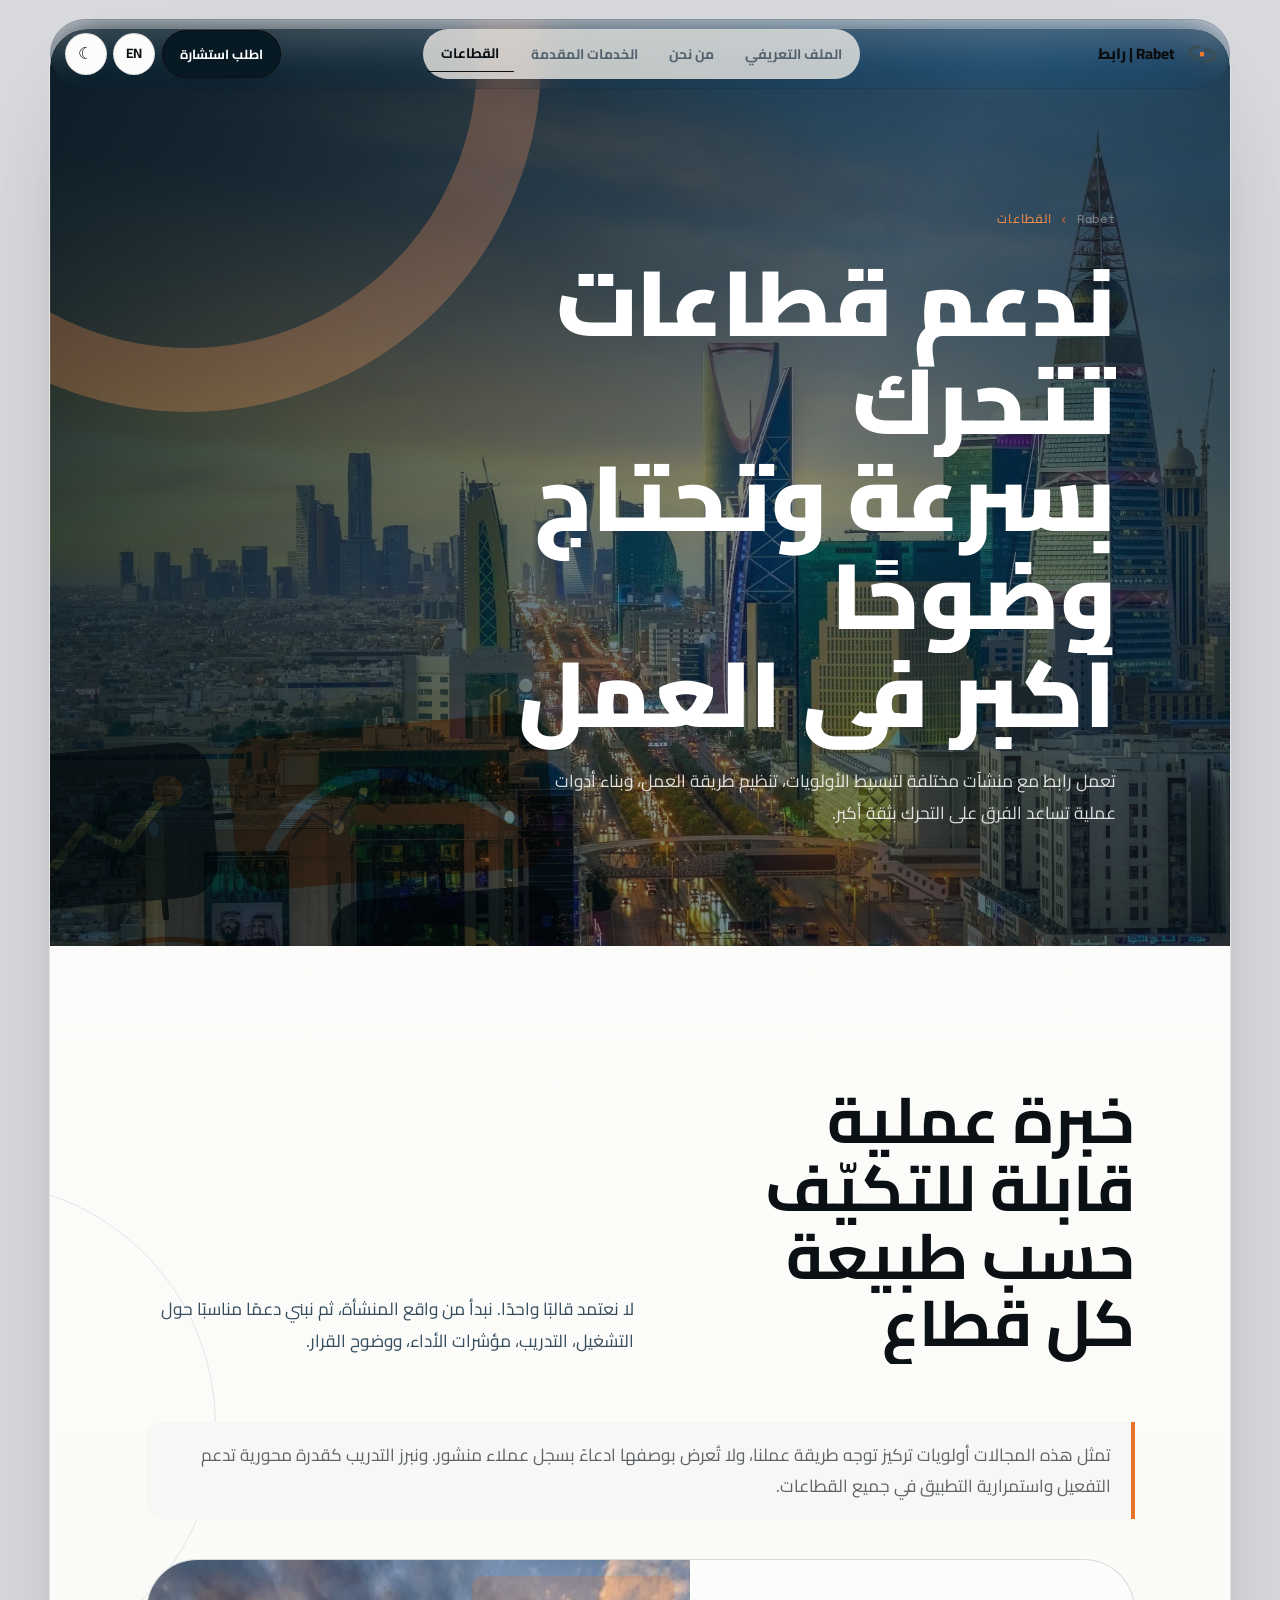
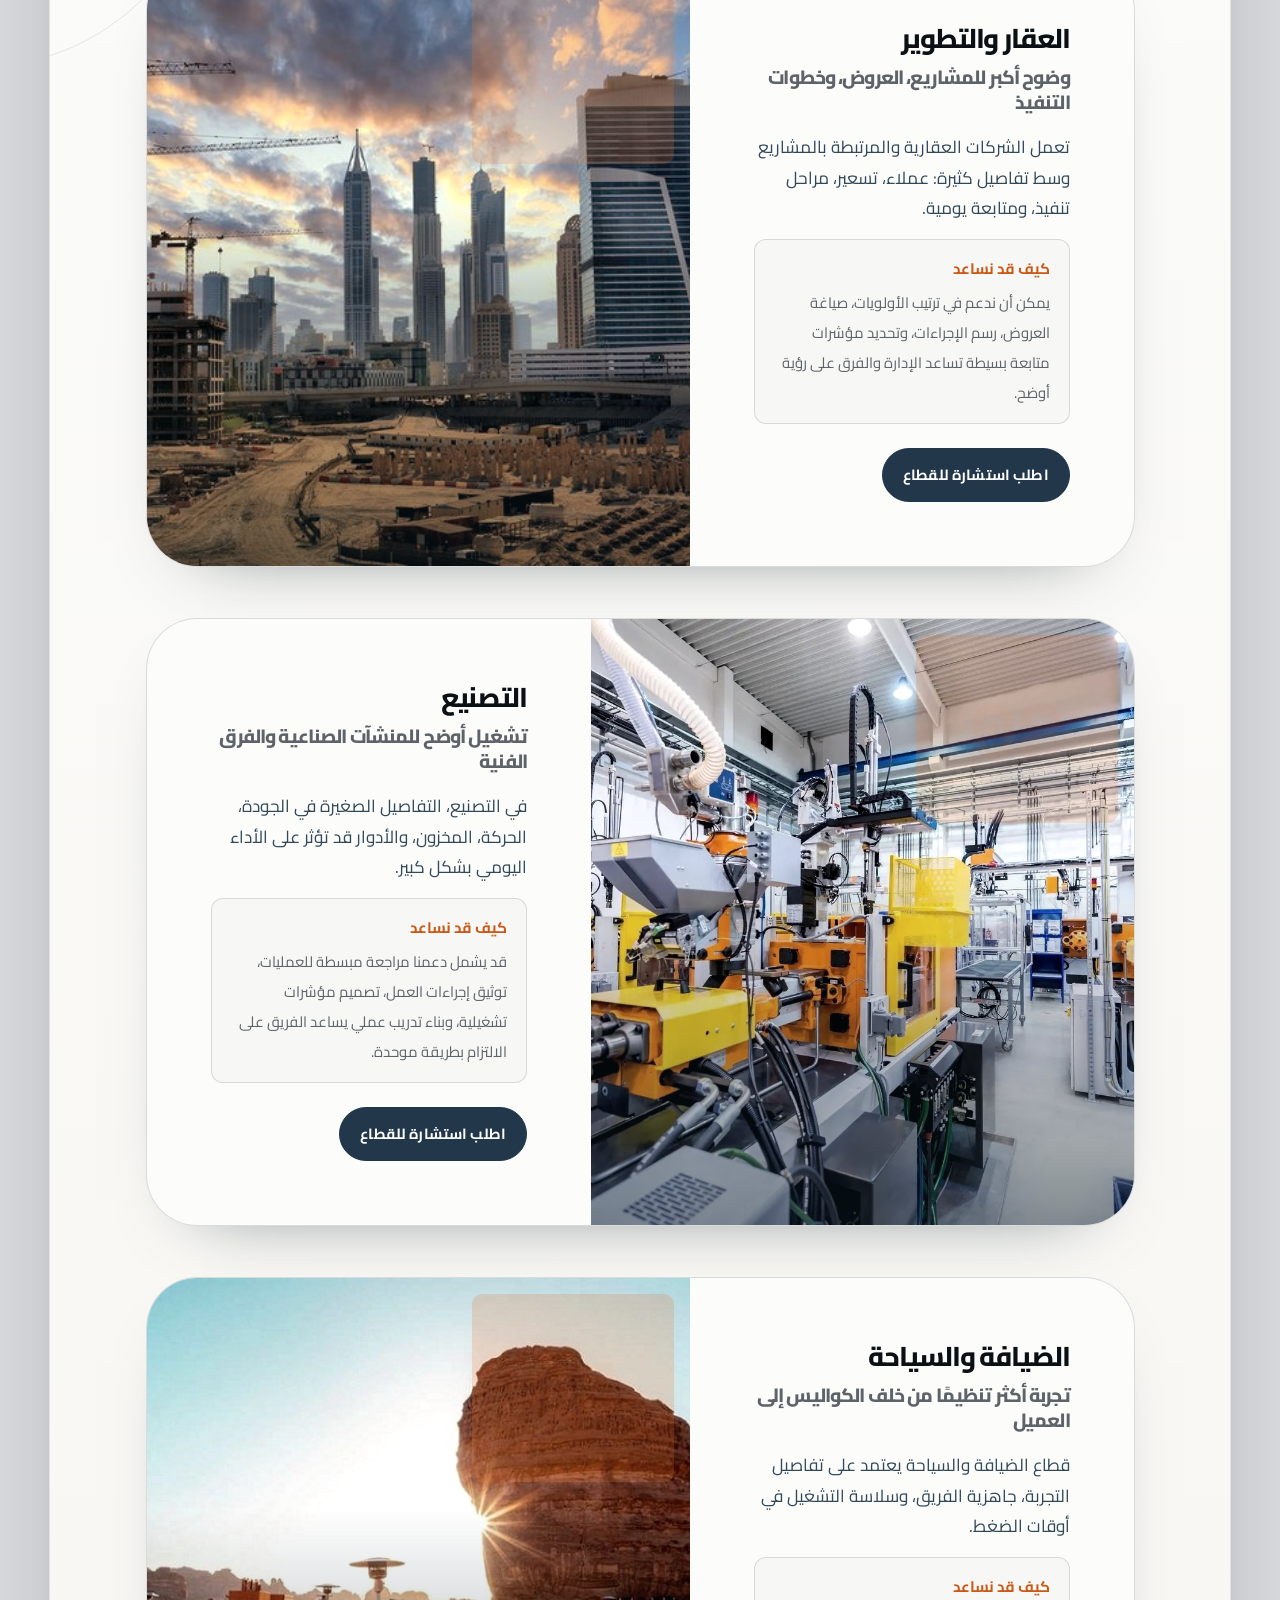
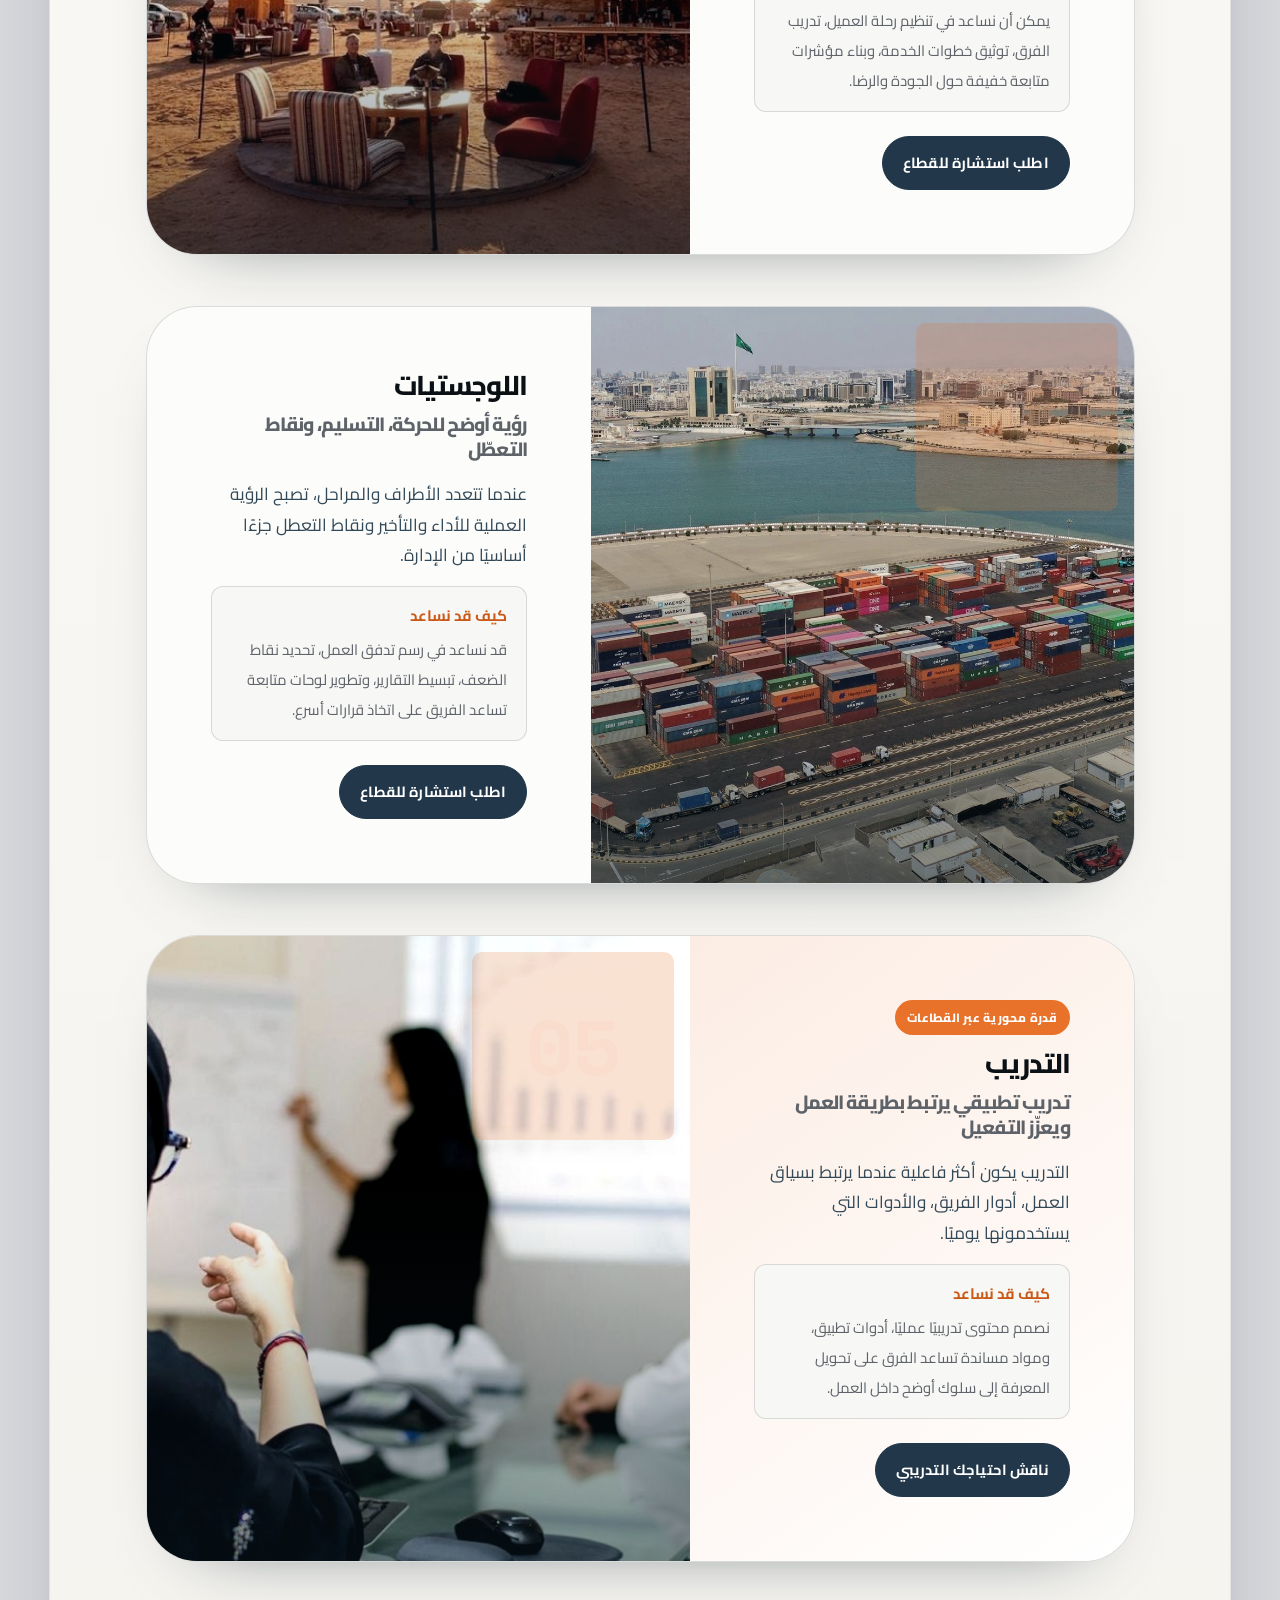
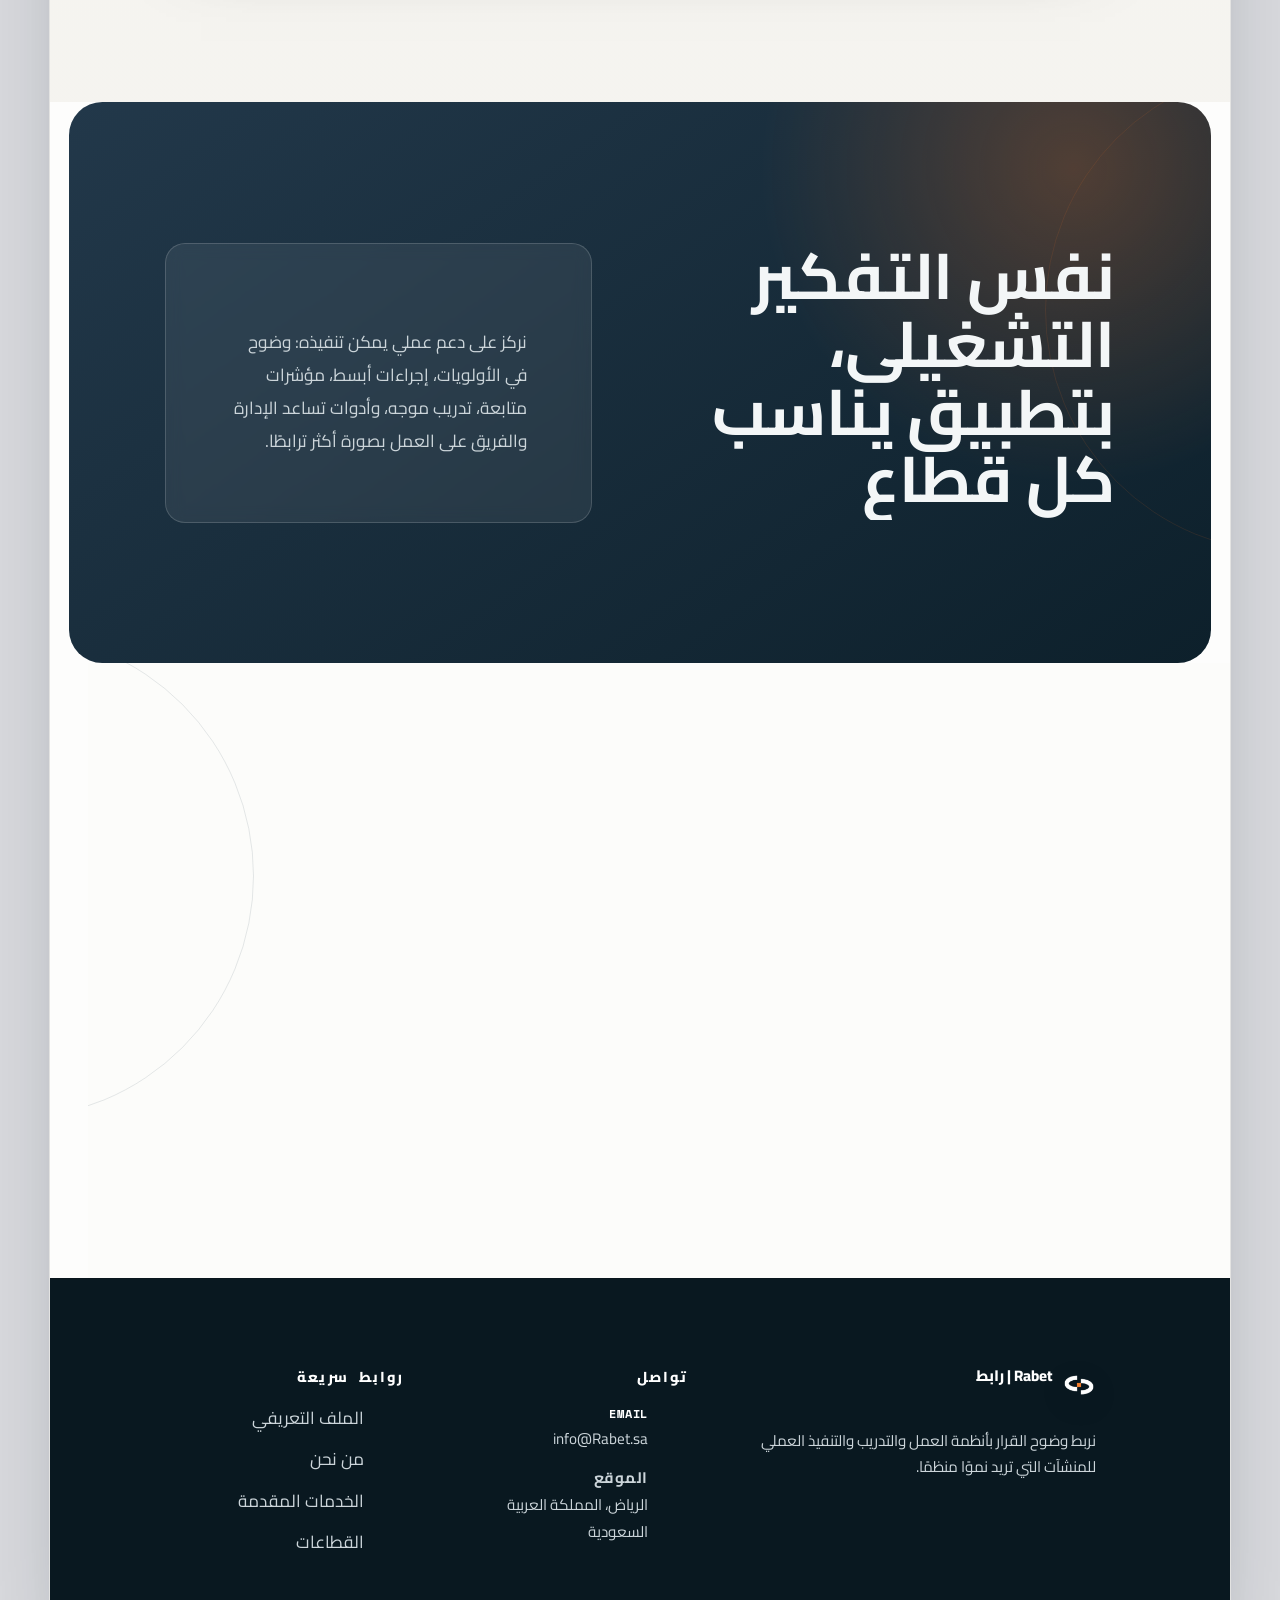
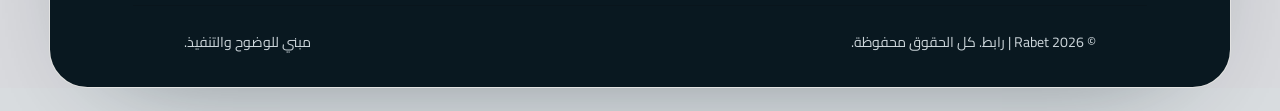
<file: sectors.html>
<!DOCTYPE html>
<html dir="rtl" lang="ar">
<head>
<meta charset="utf-8"/>
<meta content="width=device-width, initial-scale=1.0" name="viewport"/>
<title data-title-ar="القطاعات والتدريب | رابط" data-title-en="Sectors &amp; Training | Rabet">القطاعات والتدريب | رابط</title>
<meta content="استكشف قطاعات تركيز رابط وقدرتها المحورية في التدريب التطبيقي عبر العقار والتصنيع والضيافة واللوجستيات والتفعيل المؤسسي." data-description-ar="استكشف قطاعات تركيز رابط وقدرتها المحورية في التدريب التطبيقي عبر العقار والتصنيع والضيافة واللوجستيات والتفعيل المؤسسي." data-description-en="Explore Rabet focus sectors and its featured applied-training capability across real estate, manufacturing, hospitality, logistics, and organizational activation." name="description"/>
<script src="theme-init.js">
</script>
<link href="https://fonts.googleapis.com" rel="preconnect"/>
<link crossorigin="" href="https://fonts.gstatic.com" rel="preconnect"/>
<link href="https://fonts.googleapis.com/css2?family=Cairo:wght@400;500;600;700;800;900&amp;family=Space+Mono:wght@400;700&amp;display=swap" rel="stylesheet"/>
<link href="style.css" rel="stylesheet"/><link href="rabet-reference.css" rel="stylesheet"/><link href="rabet-motion-v3.css" rel="stylesheet"/><link href="rabet-v3.2-essential-fixes.css" rel="stylesheet"/><link href="rabet-v3.3-reference-motion.css" rel="stylesheet"/>
<script defer="" src="script.js">
</script><script defer="" src="rabet-v3.3-reference-motion.js"></script>
<link href="rabet-content-fixes-v3.4.css" rel="stylesheet"/><script defer="True" src="rabet-content-fixes-v3.4.js"></script></head>
<body class="lang-ar has-fixed-nav page-sectors" data-page-description-ar="استكشف قطاعات تركيز رابط وقدرتها المحورية في التدريب التطبيقي عبر العقار والتصنيع والضيافة واللوجستيات والتفعيل المؤسسي." data-page-description-en="Explore Rabet focus sectors and its featured applied-training capability across real estate, manufacturing, hospitality, logistics, and organizational activation." data-page-title-ar="القطاعات والتدريب | رابط" data-page-title-en="Sectors &amp; Training | Rabet"><header class="site-header" data-fixed-navbar="true">
<nav aria-label="التنقل في موقع رابط" class="nav" data-aria-label-ar="التنقل في موقع رابط" data-aria-label-en="Rabet navigation">
<a aria-label="الصفحة الرئيسية لرابط" class="brand" data-aria-label-ar="الصفحة الرئيسية لرابط" data-aria-label-en="Rabet home" href="index.html">
<img alt="شعار رابط" class="brand-logo-img theme-img" data-alt-ar="شعار رابط" data-alt-en="Rabet logo" data-dark="assets/rabet-logo-white.png" data-light="assets/rabet-logo-dark.png" src="assets/rabet-logo-dark.png"/>
<span aria-hidden="true" class="brand-fallback">
       رابط
      </span>
<span>
<strong>
        Rabet | رابط
       </strong>
<small class="copy-small">
<span class="txt" data-ar="حلول الأعمال والتدريب" data-en="Business Solutions &amp; Training">
         حلول الأعمال والتدريب
        </span>
</small>
</span>
</a>
<div class="nav-links" data-nav-links="">
<a class="" href="profile.html">
<span class="txt" data-ar="الملف التعريفي" data-en="Profile">
        الملف التعريفي
       </span>
</a>
<a class="" href="about.html">
<span class="txt" data-ar="من نحن" data-en="About">
        من نحن
       </span>
</a>
<a class="" href="offerings.html">
<span class="txt" data-ar="الخدمات المقدمة" data-en="Offerings">
        الخدمات المقدمة
       </span>
</a>
<a class="active" href="sectors.html">
<span class="txt" data-ar="القطاعات" data-en="Sectors">
        القطاعات
       </span>
</a>
</div>
<div class="nav-actions">
<a class="nav-cta" data-mail-context-ar="" data-mail-context-en="" data-mail-subject-ar="طلب استشارة" data-mail-subject-en="Consultation Request" href="mailto:info@Rabet.sa?subject=Consultation%20Request">
<span class="txt" data-ar="اطلب استشارة" data-en="Request Consultation">اطلب استشارة</span>
</a>
<button aria-label="تبديل اللغة" class="lang-toggle" data-aria-label-ar="تبديل اللغة" data-aria-label-en="Switch language" data-lang-toggle="" type="button">
       EN
      </button>
<button aria-label="تبديل المظهر" class="theme-toggle nav-theme-toggle" data-aria-label-ar="تبديل المظهر" data-aria-label-en="Toggle theme" data-theme-toggle="" type="button">
<span aria-hidden="true">☾</span>
</button>
<button aria-label="فتح القائمة" class="menu-toggle" data-aria-label-ar="فتح القائمة" data-aria-label-en="Open menu" data-menu-toggle="" type="button">
       ☰
      </button>
</div>
</nav>
</header>
<div class="page-shell">
<!-- Navbar: logo, links, language button, and mobile menu. -->
<main>
<!-- Page hero: title and intro for this page. -->
<section class="inner-hero">
<div class="wrap reveal">
<div class="breadcrumb copy-label">
<a href="index.html">
        Rabet
       </a>
<span>
        ›
       </span>
<span class="txt" data-ar="القطاعات" data-en="Sectors">
        القطاعات
       </span>
</div>
<h1 class="title">
<span class="txt" data-ar="ندعم قطاعات تتحرك بسرعة وتحتاج وضوحًا أكبر في العمل" data-en="Supporting sectors where daily work needs clearer structure">
        ندعم قطاعات تتحرك بسرعة وتحتاج وضوحًا أكبر في العمل
       </span>
</h1>
<p class="lead copy-on-image">
<span class="txt" data-ar="تعمل رابط مع منشآت مختلفة لتبسيط الأولويات، تنظيم طريقة العمل، وبناء أدوات عملية تساعد الفرق على التحرك بثقة أكبر." data-en="Rabet works with different organizations to clarify priorities, structure operating practices, and build practical tools that help teams move with more confidence.">
        تعمل رابط مع منشآت مختلفة لتبسيط الأولويات، تنظيم طريقة العمل، وبناء أدوات عملية تساعد الفرق على التحرك بثقة أكبر.
       </span>
</p>
</div>
</section>
<!-- Section: page content block. -->
<section class="section">
<div class="wrap">
<div class="section-head reveal">
<div>
<h2 class="title small">
<span class="txt" data-ar="خبرة عملية قابلة للتكيّف حسب طبيعة كل قطاع" data-en="Practical support adapted to each sector’s operating reality">
          خبرة عملية قابلة للتكيّف حسب طبيعة كل قطاع
         </span>
</h2>
</div>
<p class="lead copy-secondary">
<span class="txt" data-ar="لا نعتمد قالبًا واحدًا. نبدأ من واقع المنشأة، ثم نبني دعمًا مناسبًا حول التشغيل، التدريب، مؤشرات الأداء، ووضوح القرار." data-en="We do not rely on one fixed template. We start from the organization’s reality, then shape support around operations, training, performance visibility, and clearer decisions.">
         لا نعتمد قالبًا واحدًا. نبدأ من واقع المنشأة، ثم نبني دعمًا مناسبًا حول التشغيل، التدريب، مؤشرات الأداء، ووضوح القرار.
        </span>
</p>
</div><aside class="sector-focus-note reveal"><span class="txt" data-ar="تمثل هذه المجالات أولويات تركيز توجه طريقة عملنا، ولا تُعرض بوصفها ادعاءً بسجل عملاء منشور. ونبرز التدريب كقدرة محورية تدعم التفعيل واستمرارية التطبيق في جميع القطاعات." data-en="These areas are focus priorities that shape our approach and are not presented as claims of published client history. Training is highlighted as a core capability supporting activation and sustained application across every sector.">تمثل هذه المجالات أولويات تركيز توجه طريقة عملنا، ولا تُعرض بوصفها ادعاءً بسجل عملاء منشور. ونبرز التدريب كقدرة محورية تدعم التفعيل واستمرارية التطبيق في جميع القطاعات.</span></aside>
<div class="sector-story-grid">
<article class="sector-story-card reveal" data-delay="1" id="real-estate-development">
<div class="sector-media">
<img alt="مجال تركيز العقار والتطوير" data-alt-ar="مجال تركيز العقار والتطوير" data-alt-en="Real estate and development focus area" src="assets/sector-real-estate.jpg"/>
<span class="sector-index">
          01
         </span>
</div>
<div class="sector-content">
<h2 class="sector-name"><span class="txt" data-ar="العقار والتطوير" data-en="Real estate and development">العقار والتطوير</span></h2><h3 class="sector-outcome">
<span class="txt" data-ar="وضوح أكبر للمشاريع، العروض، وخطوات التنفيذ" data-en="Clearer projects, offers, and execution paths">
           وضوح أكبر للمشاريع، العروض، وخطوات التنفيذ
          </span>
</h3>
<p class="copy-card">
<span class="txt" data-ar="تعمل الشركات العقارية والمرتبطة بالمشاريع وسط تفاصيل كثيرة: عملاء، تسعير، مراحل تنفيذ، ومتابعة يومية." data-en="Real estate and project-related teams often work across many moving parts: clients, pricing, delivery stages, and daily follow-up.">
           تعمل الشركات العقارية والمرتبطة بالمشاريع وسط تفاصيل كثيرة: عملاء، تسعير، مراحل تنفيذ، ومتابعة يومية.
          </span>
</p>
<div class="sector-help copy-card-muted">
<b>
<span class="txt" data-ar="كيف قد نساعد" data-en="How Rabet may help">
            كيف قد نساعد
           </span>
</b>
<span class="txt" data-ar="يمكن أن ندعم في ترتيب الأولويات، صياغة العروض، رسم الإجراءات، وتحديد مؤشرات متابعة بسيطة تساعد الإدارة والفرق على رؤية أوضح." data-en="Rabet can support teams in clarifying priorities, shaping offers, mapping processes, and defining simple performance indicators for clearer management follow-up.">
           يمكن أن ندعم في ترتيب الأولويات، صياغة العروض، رسم الإجراءات، وتحديد مؤشرات متابعة بسيطة تساعد الإدارة والفرق على رؤية أوضح.
          </span>
</div><div class="sector-consult-actions"><a class="btn sector-consult-btn" data-mail-context-ar="العقار والتطوير" data-mail-context-en="Real estate and development" data-mail-subject-ar="طلب استشارة — العقار والتطوير" data-mail-subject-en="Consultation Request — Real estate and development" href="mailto:info@Rabet.sa?subject=Consultation%20Request%20%E2%80%94%20Real%20estate%20and%20development"><span class="txt" data-ar="اطلب استشارة للقطاع" data-en="Request sector consultation">اطلب استشارة للقطاع</span></a></div>
</div>
</article>
<article class="sector-story-card reveal" data-delay="2" id="manufacturing">
<div class="sector-media">
<img alt="مجال تركيز التصنيع" data-alt-ar="مجال تركيز التصنيع" data-alt-en="Manufacturing focus area" src="assets/sector-manufacturing.jpg"/>
<span class="sector-index">
          02
         </span>
</div>
<div class="sector-content">
<h2 class="sector-name"><span class="txt" data-ar="التصنيع" data-en="Manufacturing">التصنيع</span></h2><h3 class="sector-outcome">
<span class="txt" data-ar="تشغيل أوضح للمنشآت الصناعية والفرق الفنية" data-en="Clearer operations for industrial teams">
           تشغيل أوضح للمنشآت الصناعية والفرق الفنية
          </span>
</h3>
<p class="copy-card">
<span class="txt" data-ar="في التصنيع، التفاصيل الصغيرة في الجودة، الحركة، المخزون، والأدوار قد تؤثر على الأداء اليومي بشكل كبير." data-en="In manufacturing, small details in quality, movement, inventory, and roles can have a meaningful effect on daily performance.">
           في التصنيع، التفاصيل الصغيرة في الجودة، الحركة، المخزون، والأدوار قد تؤثر على الأداء اليومي بشكل كبير.
          </span>
</p>
<div class="sector-help copy-card-muted">
<b>
<span class="txt" data-ar="كيف قد نساعد" data-en="How Rabet may help">
            كيف قد نساعد
           </span>
</b>
<span class="txt" data-ar="قد يشمل دعمنا مراجعة مبسطة للعمليات، توثيق إجراءات العمل، تصميم مؤشرات تشغيلية، وبناء تدريب عملي يساعد الفريق على الالتزام بطريقة موحدة." data-en="Support may include light operational reviews, SOP documentation, operational KPI design, and practical training that helps teams work in a more consistent way.">
           قد يشمل دعمنا مراجعة مبسطة للعمليات، توثيق إجراءات العمل، تصميم مؤشرات تشغيلية، وبناء تدريب عملي يساعد الفريق على الالتزام بطريقة موحدة.
          </span>
</div><div class="sector-consult-actions"><a class="btn sector-consult-btn" data-mail-context-ar="التصنيع" data-mail-context-en="Manufacturing" data-mail-subject-ar="طلب استشارة — التصنيع" data-mail-subject-en="Consultation Request — Manufacturing" href="mailto:info@Rabet.sa?subject=Consultation%20Request%20%E2%80%94%20Manufacturing"><span class="txt" data-ar="اطلب استشارة للقطاع" data-en="Request sector consultation">اطلب استشارة للقطاع</span></a></div>
</div>
</article>
<article class="sector-story-card reveal" data-delay="3" id="hospitality-tourism">
<div class="sector-media">
<img alt="مجال تركيز الضيافة والسياحة" data-alt-ar="مجال تركيز الضيافة والسياحة" data-alt-en="Hospitality and tourism focus area" src="assets/sector-hospitality.jpg"/>
<span class="sector-index">
          03
         </span>
</div>
<div class="sector-content">
<h2 class="sector-name"><span class="txt" data-ar="الضيافة والسياحة" data-en="Hospitality and tourism">الضيافة والسياحة</span></h2><h3 class="sector-outcome">
<span class="txt" data-ar="تجربة أكثر تنظيمًا من خلف الكواليس إلى العميل" data-en="A more structured experience from backstage to the guest">
           تجربة أكثر تنظيمًا من خلف الكواليس إلى العميل
          </span>
</h3>
<p class="copy-card">
<span class="txt" data-ar="قطاع الضيافة والسياحة يعتمد على تفاصيل التجربة، جاهزية الفريق، وسلاسة التشغيل في أوقات الضغط." data-en="Hospitality and tourism depend on experience details, team readiness, and smoother operations during busy moments.">
           قطاع الضيافة والسياحة يعتمد على تفاصيل التجربة، جاهزية الفريق، وسلاسة التشغيل في أوقات الضغط.
          </span>
</p>
<div class="sector-help copy-card-muted">
<b>
<span class="txt" data-ar="كيف قد نساعد" data-en="How Rabet may help">
            كيف قد نساعد
           </span>
</b>
<span class="txt" data-ar="يمكن أن نساعد في تنظيم رحلة العميل، تدريب الفرق، توثيق خطوات الخدمة، وبناء مؤشرات متابعة خفيفة حول الجودة والرضا." data-en="Rabet can help structure the customer journey, train teams, document service steps, and create light tracking indicators around quality and satisfaction.">
           يمكن أن نساعد في تنظيم رحلة العميل، تدريب الفرق، توثيق خطوات الخدمة، وبناء مؤشرات متابعة خفيفة حول الجودة والرضا.
          </span>
</div><div class="sector-consult-actions"><a class="btn sector-consult-btn" data-mail-context-ar="الضيافة والسياحة" data-mail-context-en="Hospitality and tourism" data-mail-subject-ar="طلب استشارة — الضيافة والسياحة" data-mail-subject-en="Consultation Request — Hospitality and tourism" href="mailto:info@Rabet.sa?subject=Consultation%20Request%20%E2%80%94%20Hospitality%20and%20tourism"><span class="txt" data-ar="اطلب استشارة للقطاع" data-en="Request sector consultation">اطلب استشارة للقطاع</span></a></div>
</div>
</article>
<article class="sector-story-card reveal" data-delay="4" id="logistics">
<div class="sector-media">
<img alt="مجال تركيز اللوجستيات" data-alt-ar="مجال تركيز اللوجستيات" data-alt-en="Logistics focus area" src="assets/sector-logistics.jpg"/>
<span class="sector-index">
          04
         </span>
</div>
<div class="sector-content">
<h2 class="sector-name"><span class="txt" data-ar="اللوجستيات" data-en="Logistics">اللوجستيات</span></h2><h3 class="sector-outcome">
<span class="txt" data-ar="رؤية أوضح للحركة، التسليم، ونقاط التعطّل" data-en="Clearer visibility across movement, delivery, and bottlenecks">
           رؤية أوضح للحركة، التسليم، ونقاط التعطّل
          </span>
</h3>
<p class="copy-card">
<span class="txt" data-ar="عندما تتعدد الأطراف والمراحل، تصبح الرؤية العملية للأداء والتأخير ونقاط التعطل جزءًا أساسيًا من الإدارة." data-en="When many parties and stages are involved, practical visibility over performance, delays, and bottlenecks becomes essential for management.">
           عندما تتعدد الأطراف والمراحل، تصبح الرؤية العملية للأداء والتأخير ونقاط التعطل جزءًا أساسيًا من الإدارة.
          </span>
</p>
<div class="sector-help copy-card-muted">
<b>
<span class="txt" data-ar="كيف قد نساعد" data-en="How Rabet may help">
            كيف قد نساعد
           </span>
</b>
<span class="txt" data-ar="قد نساعد في رسم تدفق العمل، تحديد نقاط الضعف، تبسيط التقارير، وتطوير لوحات متابعة تساعد الفريق على اتخاذ قرارات أسرع." data-en="Rabet may help map workflows, identify weak points, simplify reporting, and develop dashboards that support faster team decisions.">
           قد نساعد في رسم تدفق العمل، تحديد نقاط الضعف، تبسيط التقارير، وتطوير لوحات متابعة تساعد الفريق على اتخاذ قرارات أسرع.
          </span>
</div><div class="sector-consult-actions"><a class="btn sector-consult-btn" data-mail-context-ar="اللوجستيات" data-mail-context-en="Logistics" data-mail-subject-ar="طلب استشارة — اللوجستيات" data-mail-subject-en="Consultation Request — Logistics" href="mailto:info@Rabet.sa?subject=Consultation%20Request%20%E2%80%94%20Logistics"><span class="txt" data-ar="اطلب استشارة للقطاع" data-en="Request sector consultation">اطلب استشارة للقطاع</span></a></div>
</div>
</article>
<article class="sector-story-card reveal sector-training-featured" data-delay="1" id="training">
<div class="sector-media">
<img alt="مجال تركيز التدريب" data-alt-ar="مجال تركيز التدريب" data-alt-en="Training focus area" src="assets/sector-training.jpg"/>
<span class="sector-index">
          05
         </span>
</div>
<div class="sector-content"><span class="training-feature-badge"><span class="txt" data-ar="قدرة محورية عبر القطاعات" data-en="Featured cross-sector capability">قدرة محورية عبر القطاعات</span></span>
<h2 class="sector-name"><span class="txt" data-ar="التدريب" data-en="Training">التدريب</span></h2><h3 class="sector-outcome">
<span class="txt" data-ar="تدريب تطبيقي يرتبط بطريقة العمل ويعزّز التفعيل" data-en="Applied training connected to the work and built for activation">تدريب تطبيقي يرتبط بطريقة العمل ويعزّز التفعيل</span>
</h3>
<p class="copy-card">
<span class="txt" data-ar="التدريب يكون أكثر فاعلية عندما يرتبط بسياق العمل، أدوار الفريق، والأدوات التي يستخدمونها يوميًا." data-en="Training becomes more useful when it connects to the work context, team roles, and the tools people use every day.">
           التدريب يكون أكثر فاعلية عندما يرتبط بسياق العمل، أدوار الفريق، والأدوات التي يستخدمونها يوميًا.
          </span>
</p>
<div class="sector-help copy-card-muted">
<b>
<span class="txt" data-ar="كيف قد نساعد" data-en="How Rabet may help">
            كيف قد نساعد
           </span>
</b>
<span class="txt" data-ar="نصمم محتوى تدريبيًا عمليًا، أدوات تطبيق، ومواد مساندة تساعد الفرق على تحويل المعرفة إلى سلوك أوضح داخل العمل." data-en="We design practical training content, application tools, and supporting materials that help teams turn knowledge into clearer workplace behavior.">
           نصمم محتوى تدريبيًا عمليًا، أدوات تطبيق، ومواد مساندة تساعد الفرق على تحويل المعرفة إلى سلوك أوضح داخل العمل.
          </span>
</div><div class="sector-consult-actions"><a class="btn sector-consult-btn" data-mail-context-ar="التدريب" data-mail-context-en="Training" data-mail-subject-ar="طلب استشارة — التدريب" data-mail-subject-en="Consultation Request — Training" href="mailto:info@Rabet.sa?subject=Consultation%20Request%20%E2%80%94%20Training"><span class="txt" data-ar="ناقش احتياجك التدريبي" data-en="Discuss a training need">ناقش احتياجك التدريبي</span></a></div>
</div>
</article>
</div>
</div>
</section>
<!-- Dark section: highlighted content block. -->
<section class="section dark-section">
<div class="wrap split">
<div class="reveal">
<h2 class="title small">
<span class="txt" data-ar="نفس التفكير التشغيلي، بتطبيق يناسب كل قطاع" data-en="One operating logic, adapted to each sector">
         نفس التفكير التشغيلي، بتطبيق يناسب كل قطاع
        </span>
</h2>
</div>
<div class="panel reveal" data-delay="2">
<p class="lead copy-on-dark">
<span class="txt" data-ar="نركز على دعم عملي يمكن تنفيذه: وضوح في الأولويات، إجراءات أبسط، مؤشرات متابعة، تدريب موجه، وأدوات تساعد الإدارة والفريق على العمل بصورة أكثر ترابطًا." data-en="Rabet focuses on practical support that can be applied: clearer priorities, simpler procedures, tracking indicators, focused training, and tools that help management and teams work in a more connected way.">
         نركز على دعم عملي يمكن تنفيذه: وضوح في الأولويات، إجراءات أبسط، مؤشرات متابعة، تدريب موجه، وأدوات تساعد الإدارة والفريق على العمل بصورة أكثر ترابطًا.
        </span>
</p>
</div>
</div>
</section>
<!-- CTA: main contact invitation. -->
<section class="cta-band">
<div class="cta-inner reveal">
<div>
<h2>
<span class="txt" data-ar="اطلب استشارة" data-en="Request Consultation">اطلب استشارة</span>
</h2>
<p class="copy-cta">
<span class="txt" data-ar="شاركنا احتياجك وسنرد عليك بمحادثة أولية لفهم التحديات، الأولويات، وطريقة الدعم الأنسب." data-en="Share your need and we will respond with an initial conversation to understand the challenges, priorities, and the most suitable support path.">
         شاركنا احتياجك وسنرد عليك بمحادثة أولية لفهم التحديات، الأولويات، وطريقة الدعم الأنسب.
        </span>
</p>
<div class="cta-actions">
<a class="btn" data-mail-context-ar="" data-mail-context-en="" data-mail-subject-ar="طلب استشارة" data-mail-subject-en="Consultation Request" href="mailto:info@Rabet.sa?subject=Consultation%20Request">
<span class="txt" data-ar="اطلب استشارة" data-en="Request Consultation">اطلب استشارة</span>
</a>
<a class="btn secondary" href="profile.html">
<span class="txt" data-ar="عرض الملف التعريفي" data-en="View Profile">
          عرض الملف التعريفي
         </span>
</a>
</div>
</div>
</div>
</section>
</main>
<!-- Footer: contact info, links, and social placeholders. -->
<footer class="footer">
<div class="footer-grid">
<div>
<a class="brand" href="index.html">
<img alt="شعار رابط" class="brand-logo-img theme-img" data-alt-ar="شعار رابط" data-alt-en="Rabet logo" data-dark="assets/rabet-logo-white.png" data-light="assets/rabet-logo-white.png" src="assets/rabet-logo-white.png"/>
<span aria-hidden="true" class="brand-fallback">
        رابط
       </span>
<span>
<strong>
         Rabet | رابط
        </strong>
<small class="copy-small">
<span class="txt" data-ar="حلول الأعمال والتدريب" data-en="Business Solutions &amp; Training">
          حلول الأعمال والتدريب
         </span>
</small>
</span>
</a>
<p class="copy-footer">
<span class="txt" data-ar="نربط وضوح القرار بأنظمة العمل والتدريب والتنفيذ العملي للمنشآت التي تريد نموًا منظمًا." data-en="We connect business clarity with systems, training, and practical execution for organizations seeking structured growth.">
        نربط وضوح القرار بأنظمة العمل والتدريب والتنفيذ العملي للمنشآت التي تريد نموًا منظمًا.
       </span>
</p>
</div>
<div>
<h4>
<span class="txt" data-ar="تواصل" data-en="Contact">
        تواصل
       </span>
</h4>
<ul>
<li class="contact-line copy-footer">
<b>
         Email
        </b>
<a data-mail-context-ar="" data-mail-context-en="" data-mail-subject-ar="طلب استشارة" data-mail-subject-en="Consultation Request" href="mailto:info@Rabet.sa">
         info@Rabet.sa
        </a>
</li>
<li class="contact-line copy-footer">
<b>
<span class="txt" data-ar="الموقع" data-en="Location">
          الموقع
         </span>
</b>
<span>
<span class="txt" data-ar="الرياض، المملكة العربية السعودية" data-en="Riyadh, Saudi Arabia">
          الرياض، المملكة العربية السعودية
         </span>
</span>
</li>
</ul>
</div>
<div>
<h4>
<span class="txt" data-ar="روابط سريعة" data-en="Quick Links">
        روابط سريعة
       </span>
</h4>
<ul>
<li>
<a href="profile.html">
<span class="txt" data-ar="الملف التعريفي" data-en="Profile">
          الملف التعريفي
         </span>
</a>
</li>
<li>
<a href="about.html">
<span class="txt" data-ar="من نحن" data-en="About">
          من نحن
         </span>
</a>
</li>
<li>
<a href="offerings.html">
<span class="txt" data-ar="الخدمات المقدمة" data-en="Offerings">
          الخدمات المقدمة
         </span>
</a>
</li>
<li>
<a href="sectors.html">
<span class="txt" data-ar="القطاعات" data-en="Sectors">
          القطاعات
         </span>
</a>
</li>
</ul>
</div>
</div>
<div class="footer-bottom copy-footer-muted">
<div>© <span class="current-year">2026</span> Rabet | رابط. <span class="txt" data-ar="كل الحقوق محفوظة." data-en="All rights reserved.">كل الحقوق محفوظة.</span></div>
<div>
<span class="txt" data-ar="مبني للوضوح والتنفيذ." data-en="Built for clarity and action.">
       مبني للوضوح والتنفيذ.
      </span>
</div>
</div>
</footer>
</div>
</body>
</html>
</file>
<file: style.css>
/* ============================================================================
   RABET | رابط — Consulting & Training
   Design system rebuilt from scratch. One stylesheet, clear structure.

   ORGANISATION
   01 Design tokens (light + dark)      08 Home page
   02 Reset & base                      09 Offerings page
   03 Utilities & layout primitives     10 Sectors page
   04 Typography system                 11 Profile page
   05 Buttons                           12 About page
   06 Header / navigation               13 CTA band + footer
   07 Section framework                 14 Motion + reduced-motion
                                        15 Responsive

   Brand idea: "رابط" = link. The orange junction square from the logo is the
   signature accent; it marks section labels, the hero, and the roadmap thread.
   ========================================================================== */


/* ============================================================================
   01. DESIGN TOKENS
   ========================================================================== */
:root {
  color-scheme: light;

  /* Brand — petrol slate is the structural ink, orange is the accent node */
  --petrol:        #22384a;
  --petrol-700:    #2e4a5f;
  --petrol-500:    #3f627b;
  --accent:        #e8722a;
  --accent-strong: #cf5f1c;
  --accent-soft:   #ffe6d2;

  /* Surfaces & backgrounds (cool porcelain, not warm cream) */
  --bg:            #f3f6f8;
  --bg-soft:       #e9eef2;
  --surface:       #ffffff;
  --surface-2:     #f7fafb;
  --surface-glass: rgba(255, 255, 255, .72);

  /* Text */
  --ink:           #1a2b38;
  --ink-2:         #435667;
  --ink-3:         #6b7d8b;
  --on-accent:     #ffffff;

  /* Lines & effects */
  --line:          rgba(26, 43, 56, .12);
  --line-strong:   rgba(26, 43, 56, .20);
  --ring:          rgba(232, 114, 42, .45);
  --shadow-sm:     0 2px 10px rgba(24, 42, 56, .06);
  --shadow-md:     0 14px 34px -18px rgba(24, 42, 56, .30);
  --shadow-lg:     0 34px 70px -34px rgba(20, 38, 52, .45);

  /* Section-level colour helpers */
  --dark-bg:       #0c1f2a;
  --dark-ink:      #eef4f7;
  --dark-ink-2:    #b3c6d1;
  --footer-bg:     #0c1c26;

  /* Type */
  --font-body: "Cairo", "Segoe UI", system-ui, sans-serif;
  --font-mono: "Space Mono", "Cairo", ui-monospace, monospace;

  /* Rhythm */
  --wrap:      1180px;
  --gutter:    clamp(1.15rem, 4vw, 2.75rem);
  --section-y: clamp(4.5rem, 9vw, 8rem);
  --radius:    20px;
  --radius-sm: 12px;
  --radius-lg: 30px;

  --nav-h: 78px;
}

html[data-theme="dark"] {
  color-scheme: dark;

  --petrol:        #16303f;
  --petrol-700:    #1d3c4e;
  --petrol-500:    #3a6079;
  --accent:        #f79340;
  --accent-strong: #e8722a;
  --accent-soft:   rgba(247, 147, 64, .16);

  --bg:            #081720;
  --bg-soft:       #0c212c;
  --surface:       #102632;
  --surface-2:     #142d3a;
  --surface-glass: rgba(18, 41, 53, .70);

  --ink:           #eef5f8;
  --ink-2:         #b8ccd6;
  --ink-3:         #85a0ac;
  --on-accent:     #10130f;

  --line:          rgba(255, 255, 255, .12);
  --line-strong:   rgba(255, 255, 255, .22);
  --ring:          rgba(247, 147, 64, .55);
  --shadow-sm:     0 2px 12px rgba(0, 0, 0, .35);
  --shadow-md:     0 16px 40px -20px rgba(0, 0, 0, .65);
  --shadow-lg:     0 40px 80px -36px rgba(0, 0, 0, .8);

  --dark-bg:       #04121a;
  --dark-ink:      #eef5f8;
  --dark-ink-2:    #b8ccd6;
  --footer-bg:     #04121a;
}


/* ============================================================================
   02. RESET & BASE
   ========================================================================== */
*, *::before, *::after { box-sizing: border-box; }
* { margin: 0; }

html { -webkit-text-size-adjust: 100%; scroll-behavior: smooth; }

body {
  font-family: var(--font-body);
  background: var(--bg);
  color: var(--ink-2);
  line-height: 1.7;
  font-size: clamp(1rem, .55vw + .9rem, 1.075rem);
  font-weight: 400;
  min-height: 100vh;
  overflow-x: hidden;
  -webkit-font-smoothing: antialiased;
  text-rendering: optimizeLegibility;
  padding-top: var(--nav-h);
  transition: background .5s ease, color .4s ease;
}

/* Layered ambient background — soft petrol/orange washes, never noisy */
body::before {
  content: "";
  position: fixed;
  inset: 0;
  z-index: -1;
  pointer-events: none;
  background:
    radial-gradient(60vw 55vh at 82% -8%, color-mix(in srgb, var(--accent) 14%, transparent), transparent 60%),
    radial-gradient(55vw 50vh at 6% 8%, color-mix(in srgb, var(--petrol-500) 16%, transparent), transparent 55%),
    linear-gradient(180deg, var(--bg) 0%, var(--bg-soft) 100%);
}

img { max-width: 100%; display: block; height: auto; }
a { color: inherit; text-decoration: none; }

h1, h2, h3, h4 {
  color: var(--ink);
  line-height: 1.18;
  font-weight: 800;
  letter-spacing: -.01em;
}
strong, b { color: var(--ink); font-weight: 700; }
button { font: inherit; color: inherit; cursor: pointer; }

::selection { background: color-mix(in srgb, var(--accent) 32%, transparent); color: var(--ink); }
:focus-visible { outline: 2px solid var(--accent); outline-offset: 3px; border-radius: 6px; }

::-webkit-scrollbar { width: 12px; height: 12px; }
::-webkit-scrollbar-track { background: transparent; }
::-webkit-scrollbar-thumb {
  background: color-mix(in srgb, var(--petrol-500) 45%, transparent);
  border-radius: 20px;
  border: 3px solid var(--bg);
}

.sr-only {
  position: absolute; width: 1px; height: 1px; padding: 0; margin: -1px;
  overflow: hidden; clip: rect(0 0 0 0); white-space: nowrap; border: 0;
}


/* ============================================================================
   03. UTILITIES & LAYOUT PRIMITIVES
   ========================================================================== */
.wrap {
  width: 100%;
  max-width: var(--wrap);
  margin-inline: auto;
  padding-inline: var(--gutter);
}
.page-shell { position: relative; }
.preview-stage, .site-frame { display: block; width: 100%; }

.mt-18 { margin-top: 1.15rem; }
.mt-34 { margin-top: 2.1rem; }

/* Reveal-on-scroll (JS adds .in-view). Visible by default if JS is off. */
.reveal { opacity: 1; transform: none; }
body.js-ready .reveal {
  opacity: 0;
  transform: translateY(26px);
  filter: blur(4px);
  transition:
    opacity .8s cubic-bezier(.22, 1, .36, 1) var(--delay, 0ms),
    transform .8s cubic-bezier(.22, 1, .36, 1) var(--delay, 0ms),
    filter .8s ease var(--delay, 0ms);
  will-change: opacity, transform;
}
body.js-ready .reveal.in-view { opacity: 1; transform: none; filter: none; }
.stagger > * { --delay: 0ms; }


/* ============================================================================
   04. TYPOGRAPHY SYSTEM
   ========================================================================== */

/* Titles */
.title {
  font-size: clamp(2.1rem, 5.2vw, 3.7rem);
  font-weight: 900;
  letter-spacing: -.02em;
  color: var(--ink);
  max-width: 20ch;
}
.title.small { font-size: clamp(1.7rem, 3.4vw, 2.55rem); max-width: 24ch; }

.lead {
  font-size: clamp(1.05rem, 1.1vw + .9rem, 1.28rem);
  color: var(--ink-2);
  line-height: 1.75;
  max-width: 62ch;
  margin-top: 1.15rem;
}

/* Breadcrumb */
.breadcrumb {
  display: flex;
  align-items: center;
  gap: .55rem;
  font-family: var(--font-mono);
  font-size: .78rem;
  letter-spacing: .06em;
  color: var(--ink-3);
  margin-bottom: 1.4rem;
}
.breadcrumb a { color: var(--ink-3); transition: color .2s; }
.breadcrumb a:hover { color: var(--accent-strong); }
.breadcrumb span:not(.txt) { color: var(--accent); }

/* Pull-quote style statement */
.statement {
  margin-top: 2rem;
  padding: 1.5rem 1.75rem;
  padding-inline-start: 1.9rem;
  border-inline-start: 3px solid var(--accent);
  border-radius: var(--radius-sm);
  background: color-mix(in srgb, var(--accent) 8%, var(--surface));
  color: var(--ink);
  font-size: clamp(1.15rem, 1.6vw, 1.5rem);
  font-weight: 700;
  line-height: 1.5;
}

.site-footnote {
  margin-top: 3rem;
  padding-top: 1.4rem;
  border-top: 1px solid var(--line);
  font-family: var(--font-mono);
  font-size: .78rem;
  letter-spacing: .05em;
  color: var(--ink-3);
  text-align: center;
}
.wide-note { margin-top: 1.6rem; color: var(--ink-2); max-width: 70ch; }


/* ============================================================================
   05. BUTTONS
   ========================================================================== */
.btn {
  --btn-bg: var(--accent);
  --btn-ink: var(--on-accent);
  position: relative;
  display: inline-flex;
  align-items: center;
  justify-content: center;
  gap: .5em;
  padding: .92em 1.7em;
  border-radius: 999px;
  background: var(--btn-bg);
  color: var(--btn-ink);
  font-weight: 700;
  font-size: .96rem;
  letter-spacing: .01em;
  border: 1px solid transparent;
  box-shadow: 0 10px 26px -12px color-mix(in srgb, var(--accent) 70%, transparent);
  transition: transform .25s cubic-bezier(.22, 1, .36, 1),
              box-shadow .25s ease, background .25s ease, color .2s ease;
  overflow: hidden;
  isolation: isolate;
}
.btn::after {
  content: "";
  position: absolute;
  inset: 0;
  z-index: -1;
  background: linear-gradient(120deg, transparent 20%, rgba(255,255,255,.35) 50%, transparent 80%);
  transform: translateX(-120%);
  transition: transform .6s ease;
}
.btn:hover {
  transform: translateY(-2px);
  background: var(--accent-strong);
  box-shadow: 0 16px 32px -12px color-mix(in srgb, var(--accent) 80%, transparent);
}
.btn:hover::after { transform: translateX(120%); }
.btn:active { transform: translateY(0); }

.btn.secondary {
  --btn-ink: var(--ink);
  background: color-mix(in srgb, var(--surface) 70%, transparent);
  border-color: var(--line-strong);
  color: var(--ink);
  box-shadow: var(--shadow-sm);
  backdrop-filter: blur(6px);
}
.btn.secondary:hover {
  background: var(--surface);
  border-color: var(--accent);
  color: var(--accent-strong);
  box-shadow: var(--shadow-md);
}
.btn.secondary::after { display: none; }

.btn.light {
  --btn-ink: var(--ink);
  background: var(--surface);
  color: var(--ink);
  box-shadow: 0 14px 30px -16px rgba(0,0,0,.55);
}
.btn.light:hover { background: #fff; color: var(--accent-strong); }


/* ============================================================================
   06. HEADER / NAVIGATION
   ========================================================================== */
.site-header, .navbar {
  position: fixed;
  inset-block-start: 0;
  inset-inline: 0;
  z-index: 2147483000;
  padding: .6rem 0;
  transition: padding .35s ease;
}
.site-header::before {
  content: "";
  position: absolute;
  inset: 0;
  z-index: -1;
  background: color-mix(in srgb, var(--bg) 82%, transparent);
  backdrop-filter: blur(14px) saturate(1.3);
  -webkit-backdrop-filter: blur(14px) saturate(1.3);
  border-bottom: 1px solid transparent;
  transition: background .35s ease, border-color .35s ease, box-shadow .35s ease;
}
.site-header.scrolled { padding: .35rem 0; }
.site-header.scrolled::before {
  background: color-mix(in srgb, var(--bg) 90%, transparent);
  border-bottom-color: var(--line);
  box-shadow: 0 10px 30px -22px rgba(20, 38, 52, .5);
}

.nav {
  display: flex;
  align-items: center;
  gap: 1.5rem;
  width: 100%;
  max-width: var(--wrap);
  margin-inline: auto;
  padding-inline: var(--gutter);
}

/* Brand */
.brand { display: inline-flex; align-items: center; gap: .7rem; flex: none; }
.brand-logo-img, .brand img { height: 42px; width: auto; transition: height .35s ease; }
.site-header.scrolled .brand img { height: 36px; }
.brand-fallback { display: none; font-weight: 900; font-size: 1.4rem; color: var(--petrol); }
.brand > span:last-child { display: flex; flex-direction: column; line-height: 1.15; }
.brand strong { font-size: 1rem; color: var(--ink); font-weight: 800; }
.brand small { font-size: .72rem; color: var(--ink-3); font-weight: 500; }

/* Links */
.nav-links { display: flex; align-items: center; gap: .3rem; margin-inline-start: auto; }
.nav-links > a {
  position: relative;
  padding: .55rem .9rem;
  border-radius: 10px;
  font-weight: 600;
  font-size: .95rem;
  color: var(--ink-2);
  transition: color .2s ease, background .2s ease;
}
.nav-links > a::after {
  content: "";
  position: absolute;
  inset-inline: .9rem;
  bottom: .3rem;
  height: 2px;
  border-radius: 2px;
  background: var(--accent);
  transform: scaleX(0);
  transform-origin: center;
  transition: transform .28s cubic-bezier(.22, 1, .36, 1);
}
.nav-links > a:hover { color: var(--ink); background: color-mix(in srgb, var(--ink) 5%, transparent); }
.nav-links > a:hover::after, .nav-links > a.active::after { transform: scaleX(1); }
.nav-links > a.active { color: var(--accent-strong); }

/* Actions */
.nav-actions { display: flex; align-items: center; gap: .55rem; flex: none; }
.nav-cta {
  display: inline-flex;
  align-items: center;
  padding: .6em 1.15em;
  border-radius: 999px;
  background: var(--accent);
  color: var(--on-accent);
  font-weight: 700;
  font-size: .9rem;
  box-shadow: 0 10px 22px -12px color-mix(in srgb, var(--accent) 75%, transparent);
  transition: transform .22s ease, background .22s ease;
}
.nav-cta:hover { transform: translateY(-1px); background: var(--accent-strong); }

.lang-toggle, .theme-toggle {
  display: inline-flex;
  align-items: center;
  justify-content: center;
  min-width: 40px;
  height: 40px;
  padding: 0 .6rem;
  border-radius: 999px;
  border: 1px solid var(--line-strong);
  background: color-mix(in srgb, var(--surface) 55%, transparent);
  color: var(--ink-2);
  font-weight: 700;
  font-size: .85rem;
  transition: color .2s, border-color .2s, background .2s, transform .2s;
}
.lang-toggle:hover, .theme-toggle:hover {
  color: var(--accent-strong);
  border-color: var(--accent);
  transform: translateY(-1px);
}
.theme-toggle { font-size: 1.05rem; }

.menu-toggle {
  display: none;
  align-items: center;
  justify-content: center;
  width: 42px; height: 42px;
  border-radius: 12px;
  border: 1px solid var(--line-strong);
  background: color-mix(in srgb, var(--surface) 55%, transparent);
  color: var(--ink);
  font-size: 1.25rem;
}


/* ============================================================================
   07. SECTION FRAMEWORK
   ========================================================================== */
.section { position: relative; padding-block: var(--section-y); }

/* Dark sections — petrol panel that breaks the light rhythm */
.section.dark-section, .hero.dark {
  background:
    radial-gradient(70vw 60vh at 85% -10%, color-mix(in srgb, var(--accent) 22%, transparent), transparent 55%),
    radial-gradient(60vw 50vh at 0% 100%, color-mix(in srgb, var(--petrol-500) 40%, transparent), transparent 60%),
    var(--dark-bg);
  color: var(--dark-ink-2);
}
.section.dark-section h1, .section.dark-section h2, .section.dark-section h3,
.hero.dark h1, .hero.dark h2, .hero.dark h3,
.section.dark-section strong, .section.dark-section b { color: var(--dark-ink); }
.section.dark-section .lead, .hero.dark .lead { color: var(--dark-ink-2); }
.section.dark-section .eyebrow, .hero.dark .eyebrow,
.section.dark-section .kicker, .hero.dark .kicker { color: var(--accent); }
.section.dark-section p { color: var(--dark-ink-2); }

/* Section head — title block with optional side note */
.section-head {
  display: flex;
  align-items: flex-end;
  justify-content: space-between;
  gap: 2rem;
  flex-wrap: wrap;
  margin-bottom: clamp(2rem, 4vw, 3.25rem);
}
.section-head > div:first-child { flex: 1 1 32ch; }
.section-head .lead { margin-top: 0; flex: 1 1 34ch; }

/* Split two-column layout */
.split {
  display: grid;
  grid-template-columns: 1.05fr .95fr;
  gap: clamp(1.5rem, 4vw, 3.25rem);
  align-items: start;
}

/* Grids */
.grid { display: grid; gap: 1.4rem; }
.grid.cards-3, .grid.grid-3 { grid-template-columns: repeat(3, 1fr); }
.grid.cards-4, .grid.grid-4 { grid-template-columns: repeat(4, 1fr); }

/* Generic card */
.card {
  position: relative;
  background: var(--surface);
  border: 1px solid var(--line);
  border-radius: var(--radius);
  padding: 1.7rem;
  box-shadow: var(--shadow-sm);
  transition: transform .35s cubic-bezier(.22, 1, .36, 1),
              box-shadow .35s ease, border-color .35s ease;
  overflow: hidden;
}
.card::before {
  content: "";
  position: absolute;
  inset-inline-start: 0;
  inset-block-start: 0;
  width: 100%;
  height: 3px;
  background: linear-gradient(90deg, var(--accent), transparent);
  opacity: 0;
  transition: opacity .35s ease;
}
.card:hover {
  transform: translateY(-6px);
  box-shadow: var(--shadow-md);
  border-color: color-mix(in srgb, var(--accent) 40%, var(--line));
}
.card:hover::before { opacity: 1; }
.card h3 { font-size: 1.2rem; margin-bottom: .5rem; }
.card p { color: var(--ink-2); font-size: .98rem; }
.card .number, .card .num {
  display: inline-block;
  font-family: var(--font-mono);
  font-size: .85rem;
  font-weight: 700;
  color: var(--accent-strong);
  margin-bottom: .5rem;
  letter-spacing: .08em;
}
.section.dark-section .card {
  background: color-mix(in srgb, var(--surface) 65%, transparent);
  border-color: var(--line-strong);
  backdrop-filter: blur(8px);
}
.section.dark-section .card p { color: var(--dark-ink-2); }

/* Icon box (profile / about cards) */
.icon-box {
  display: inline-flex;
  align-items: center;
  justify-content: center;
  width: 52px; height: 52px;
  margin-bottom: 1rem;
  border-radius: 14px;
  font-size: 1.5rem;
  background: color-mix(in srgb, var(--accent) 14%, var(--surface));
  color: var(--accent-strong);
  border: 1px solid color-mix(in srgb, var(--accent) 25%, transparent);
}
html[data-theme="dark"] .icon-box { color: var(--accent); }

/* Panels */
.panel {
  background: var(--surface);
  border: 1px solid var(--line);
  border-radius: var(--radius);
  padding: clamp(1.6rem, 3vw, 2.4rem);
  box-shadow: var(--shadow-sm);
}
.panel h3 { font-size: 1.35rem; margin-bottom: .7rem; }
.panel p { color: var(--ink-2); }
.section.dark-section .panel {
  background: color-mix(in srgb, var(--surface) 60%, transparent);
  border-color: var(--line-strong);
  backdrop-filter: blur(8px);
}
.quote-card {
  background:
    radial-gradient(120% 120% at 100% 0%, color-mix(in srgb, var(--accent) 12%, transparent), transparent 55%),
    var(--surface);
  font-size: clamp(1.2rem, 2vw, 1.6rem);
  font-weight: 700;
  color: var(--ink);
  line-height: 1.5;
  border-inline-start: 3px solid var(--accent);
}

/* Chips */
.chips { display: flex; flex-wrap: wrap; gap: .6rem; }
.chip {
  display: inline-flex;
  align-items: center;
  padding: .55em 1.05em;
  border-radius: 999px;
  background: color-mix(in srgb, var(--accent) 9%, var(--surface));
  border: 1px solid var(--line);
  color: var(--ink);
  font-weight: 600;
  font-size: .92rem;
  transition: transform .25s ease, border-color .25s ease, background .25s ease;
}
.chip:hover {
  transform: translateY(-2px);
  border-color: var(--accent);
  background: color-mix(in srgb, var(--accent) 16%, var(--surface));
}


/* ============================================================================
   08. HOME PAGE
   ========================================================================== */

/* ---- Landing hero -------------------------------------------------------- */
.landing-hero-v4 {
  position: relative;
  padding-block: clamp(3rem, 6vw, 6rem);
  margin-top: calc(-1 * var(--nav-h));
  padding-top: calc(var(--nav-h) + clamp(2.5rem, 5vw, 4.5rem));
  overflow: hidden;
  isolation: isolate;
}
.landing-hero-image {
  position: absolute;
  inset: 0;
  z-index: -3;
  background-image: image-set(url("assets/hero-light-kafd.png"));
  background-image: url("assets/hero-light-kafd.png");
  background-size: cover;
  background-position: center;
  transform: scale(1.04);
}
html[data-theme="dark"] .landing-hero-image { background-image: url("assets/hero-dark-skyline.png"); }
.landing-hero-overlay {
  position: absolute;
  inset: 0;
  z-index: -2;
  background:
    linear-gradient(105deg, color-mix(in srgb, var(--bg) 90%, transparent) 0%, color-mix(in srgb, var(--bg) 40%, transparent) 42%, transparent 70%),
    linear-gradient(0deg, var(--bg) 2%, transparent 46%);
}
html[data-theme="dark"] .landing-hero-overlay {
  background:
    linear-gradient(105deg, color-mix(in srgb, var(--bg) 90%, transparent) 0%, color-mix(in srgb, var(--bg) 52%, transparent) 50%, transparent 82%),
    linear-gradient(0deg, var(--bg) 2%, transparent 42%);
}

/* Ambient "link" lines + junction orbs drifting behind the hero */
.landing-motion-field { position: absolute; inset: 0; z-index: -1; pointer-events: none; overflow: hidden; }
.motion-line {
  position: absolute;
  height: 1px;
  width: 46%;
  background: linear-gradient(90deg, transparent, color-mix(in srgb, var(--accent) 55%, transparent), transparent);
  opacity: .5;
}
.motion-line.line-a { top: 32%; inset-inline-end: -6%; animation: drift-x 14s ease-in-out infinite; }
.motion-line.line-b { top: 68%; inset-inline-start: -6%; width: 38%; animation: drift-x 18s ease-in-out infinite reverse; }
.motion-orb {
  position: absolute;
  border-radius: 4px;
  background: var(--accent);
  box-shadow: 0 0 0 6px color-mix(in srgb, var(--accent) 16%, transparent), 0 0 26px color-mix(in srgb, var(--accent) 60%, transparent);
}
.motion-orb.orb-a { width: 12px; height: 12px; top: 32%; inset-inline-end: 40%; animation: float-y 9s ease-in-out infinite; }
.motion-orb.orb-b { width: 8px; height: 8px; top: 68%; inset-inline-start: 42%; animation: float-y 11s ease-in-out infinite 1s; }

.landing-hero-grid {
  display: grid;
  grid-template-columns: 1.08fr .92fr;
  gap: clamp(1.5rem, 4vw, 3.25rem);
  align-items: center;
}
.landing-copy-card {
  background: var(--surface-glass);
  border: 1px solid var(--line);
  border-radius: var(--radius-lg);
  padding: clamp(1.75rem, 3.5vw, 3rem);
  box-shadow: var(--shadow-lg);
  backdrop-filter: blur(16px) saturate(1.2);
  -webkit-backdrop-filter: blur(16px) saturate(1.2);
}
.landing-title {
  font-size: clamp(2.3rem, 5.6vw, 4rem);
  font-weight: 900;
  letter-spacing: -.025em;
  line-height: 1.12;
  color: var(--ink);
  max-width: 16ch;
}
.landing-lead { margin-top: 1.25rem; max-width: 52ch; }
.landing-actions, .hero-actions {
  display: flex;
  flex-wrap: wrap;
  gap: .8rem;
  margin-top: 1.8rem;
}
.landing-focus-row {
  display: flex;
  flex-wrap: wrap;
  gap: .55rem;
  margin-top: 1.8rem;
  padding-top: 1.4rem;
  border-top: 1px solid var(--line);
}
.landing-focus-row > span {
  display: inline-flex;
  align-items: center;
  gap: .5em;
  font-family: var(--font-mono);
  font-size: .8rem;
  letter-spacing: .06em;
  text-transform: uppercase;
  color: var(--ink-3);
}
.landing-focus-row > span::before {
  content: "";
  width: 6px; height: 6px;
  border-radius: 2px;
  background: var(--accent);
}

/* Hero visual panel */
.landing-visual-panel { position: relative; }
.landing-visual-frame {
  position: relative;
  border-radius: var(--radius-lg);
  overflow: hidden;
  border: 1px solid var(--line);
  box-shadow: var(--shadow-lg);
  aspect-ratio: 4 / 5;
}
.landing-visual-frame img { width: 100%; height: 100%; object-fit: cover; }
.landing-visual-frame::after {
  content: "";
  position: absolute; inset: 0;
  background: linear-gradient(180deg, transparent 55%, color-mix(in srgb, var(--petrol) 55%, transparent));
}
.landing-visual-caption {
  position: absolute;
  inset-inline: 1rem;
  bottom: 1rem;
  display: flex;
  align-items: center;
  gap: .8rem;
  padding: .85rem 1.1rem;
  border-radius: var(--radius);
  background: var(--surface-glass);
  border: 1px solid var(--line);
  box-shadow: var(--shadow-md);
  backdrop-filter: blur(14px);
  z-index: 2;
}
.landing-visual-caption img { height: 30px; width: auto; }
.landing-visual-caption b { display: block; font-size: .95rem; color: var(--ink); }
.landing-visual-caption span { font-size: .82rem; color: var(--ink-3); }

/* ---- Home: profile link band -------------------------------------------- */
.home-profile-link { padding-block: clamp(2.5rem, 5vw, 4rem); }
.home-profile-card {
  display: flex;
  align-items: center;
  justify-content: space-between;
  gap: 2rem;
  flex-wrap: wrap;
  padding: clamp(1.6rem, 3.5vw, 2.6rem);
  border-radius: var(--radius-lg);
  background:
    radial-gradient(120% 160% at 100% 0%, color-mix(in srgb, var(--accent) 14%, transparent), transparent 55%),
    var(--surface);
  border: 1px solid var(--line);
  box-shadow: var(--shadow-md);
}
.home-profile-card > div { flex: 1 1 34ch; }
.home-profile-card .title { margin-block: .3rem .6rem; }
.home-profile-card .lead { margin-top: 0; }

/* ---- Home: service lab --------------------------------------------------- */
.service-lab { display: grid; grid-template-columns: .95fr 1.05fr; gap: clamp(1.5rem, 4vw, 3rem); align-items: center; }
.service-copy .lead { margin-bottom: 1.6rem; }
.service-visual { position: relative; }
.service-visual > img {
  width: 100%;
  border-radius: var(--radius-lg);
  border: 1px solid var(--line-strong);
  box-shadow: var(--shadow-lg);
  aspect-ratio: 16 / 12;
  object-fit: cover;
}
.service-meter, .service-note {
  position: absolute;
  top: 1rem; inset-inline-start: 1rem;
  padding: .5rem .9rem;
  border-radius: 999px;
  background: var(--surface-glass);
  border: 1px solid var(--line);
  font-family: var(--font-mono);
  font-size: .74rem;
  letter-spacing: .04em;
  color: var(--ink);
  backdrop-filter: blur(10px);
  box-shadow: var(--shadow-sm);
}
.service-flow-card {
  position: absolute;
  padding: .6rem 1rem;
  border-radius: 12px;
  background: var(--surface);
  border: 1px solid var(--line);
  box-shadow: var(--shadow-md);
  font-size: .9rem;
  color: var(--ink);
  animation: float-y 6s ease-in-out infinite;
}
.service-flow-card b { color: var(--accent-strong); }
html[data-theme="dark"] .service-flow-card b { color: var(--accent); }
.service-flow-card.card-a { bottom: 22%; inset-inline-end: -4%; animation-delay: 0s; }
.service-flow-card.card-b { bottom: 40%; inset-inline-end: -8%; animation-delay: .8s; }
.service-flow-card.card-c { bottom: 8%; inset-inline-end: 6%; animation-delay: 1.6s; }

.service-track-grid { grid-column: 1 / -1; display: grid; grid-template-columns: repeat(3, 1fr); gap: 1.2rem; margin-top: 2.2rem; }
.service-track {
  padding: 1.5rem;
  border-radius: var(--radius);
  background: color-mix(in srgb, var(--surface) 60%, transparent);
  border: 1px solid var(--line-strong);
  backdrop-filter: blur(8px);
  transition: transform .3s ease, border-color .3s ease;
}
.service-track:hover { transform: translateY(-5px); border-color: var(--accent); }
.service-track > span {
  font-family: var(--font-mono);
  font-size: 1.4rem;
  font-weight: 700;
  color: var(--accent);
}
.service-track h3 { color: var(--dark-ink); margin: .4rem 0; font-size: 1.15rem; }
.service-track p { color: var(--dark-ink-2); font-size: .95rem; }

/* ---- Home: sectors preview grid ----------------------------------------- */
.home-sector-grid {
  display: grid;
  grid-template-columns: repeat(4, 1fr);
  grid-auto-rows: 200px;
  gap: 1.1rem;
}
.home-sector-card {
  position: relative;
  border-radius: var(--radius);
  overflow: hidden;
  border: 1px solid var(--line-strong);
  box-shadow: var(--shadow-sm);
  display: flex;
  flex-direction: column;
  justify-content: flex-end;
  padding: 1.2rem;
  color: #fff;
  transition: transform .4s cubic-bezier(.22, 1, .36, 1), box-shadow .4s ease;
}
.home-sector-card.big { grid-column: span 2; grid-row: span 2; }
.home-sector-card img {
  position: absolute; inset: 0;
  width: 100%; height: 100%;
  object-fit: cover;
  z-index: -2;
  transition: transform .6s cubic-bezier(.22, 1, .36, 1);
}
.home-sector-card::after {
  content: "";
  position: absolute; inset: 0; z-index: -1;
  background: linear-gradient(180deg, rgba(10,25,34,.15) 20%, rgba(9,22,30,.85));
}
.home-sector-card:hover { transform: translateY(-5px); box-shadow: var(--shadow-lg); }
.home-sector-card:hover img { transform: scale(1.07); }
.home-sector-card > span {
  font-family: var(--font-mono);
  font-size: .82rem;
  font-weight: 700;
  color: var(--accent);
  letter-spacing: .08em;
}
.home-sector-card h3 { color: #fff; font-size: 1.1rem; margin-top: .2rem; }
.home-sector-card.big h3 { font-size: 1.5rem; }
.home-sector-card p { color: rgba(255,255,255,.85); font-size: .92rem; margin-top: .35rem; }

/* ---- Home: why-alive ----------------------------------------------------- */
.why-layout { display: grid; grid-template-columns: 1fr 1fr; gap: clamp(1.5rem, 4vw, 3rem); align-items: center; }
.why-copy { grid-column: 1 / -1; max-width: 60ch; }
.why-image { position: relative; }
.why-image img {
  width: 100%;
  border-radius: var(--radius-lg);
  border: 1px solid var(--line-strong);
  box-shadow: var(--shadow-lg);
  aspect-ratio: 5 / 4;
  object-fit: cover;
}
.why-stat, .why-badge {
  position: absolute;
  bottom: 1.1rem; inset-inline-end: 1.1rem;
  padding: .8rem 1.1rem;
  border-radius: var(--radius);
  background: var(--surface-glass);
  border: 1px solid var(--line);
  box-shadow: var(--shadow-md);
  backdrop-filter: blur(12px);
}
.why-badge b { display: block; color: var(--ink); font-size: .95rem; }
.why-badge span { font-family: var(--font-mono); font-size: .78rem; color: var(--accent-strong); letter-spacing: .04em; }
html[data-theme="dark"] .why-badge span { color: var(--accent); }
.why-card-grid { display: grid; grid-template-columns: repeat(3, 1fr); gap: 1.2rem; }
.why-card {
  padding: 1.6rem;
  border-radius: var(--radius);
  background: color-mix(in srgb, var(--surface) 60%, transparent);
  border: 1px solid var(--line-strong);
  backdrop-filter: blur(8px);
  transition: transform .3s ease, border-color .3s ease;
}
.why-card:hover { transform: translateY(-5px); border-color: var(--accent); }
.why-card .icon {
  display: inline-flex; align-items: center; justify-content: center;
  width: 46px; height: 46px; margin-bottom: .8rem;
  border-radius: 12px; font-size: 1.3rem;
  background: color-mix(in srgb, var(--accent) 18%, transparent);
  color: var(--accent);
}
.why-card h3 { color: var(--dark-ink); font-size: 1.1rem; margin-bottom: .35rem; }
.why-card p { color: var(--dark-ink-2); font-size: .95rem; }

/* ---- Home: roadmap ("the link" thread) ----------------------------------- */
.support-roadmap-section { padding-block: var(--section-y); }
.roadmap-v5-head {
  position: relative;
  display: grid;
  grid-template-columns: 1.1fr .9fr;
  gap: clamp(1.5rem, 4vw, 3rem);
  align-items: center;
  margin-bottom: clamp(2rem, 4vw, 3rem);
  padding: clamp(1.6rem, 3.5vw, 2.6rem);
  border-radius: var(--radius-lg);
  overflow: hidden;
  background: var(--surface);
  border: 1px solid var(--line);
  box-shadow: var(--shadow-md);
}
.roadmap-v5-head::before {
  content: "";
  position: absolute; inset: 0; z-index: 0;
  background-image: var(--road-bg, none);
  background-size: cover;
  background-position: center;
  opacity: .16;
  transition: background-image .5s ease;
}
.roadmap-v5-head > * { position: relative; z-index: 1; }
.roadmap-v5-copy .lead { margin-bottom: 0; }

.road-detail {
  display: flex;
  gap: 1.2rem;
  align-items: center;
  padding: 1rem;
  border-radius: var(--radius);
  background: var(--surface-glass);
  border: 1px solid var(--line);
  box-shadow: var(--shadow-sm);
  backdrop-filter: blur(8px);
}
.road-detail-img {
  flex: none;
  width: 130px; height: 130px;
  border-radius: var(--radius-sm);
  overflow: hidden;
  border: 1px solid var(--line);
}
.road-detail-img img { width: 100%; height: 100%; object-fit: cover; }
.road-detail-kicker {
  font-family: var(--font-mono);
  font-size: 1.6rem;
  font-weight: 700;
  color: var(--accent);
  line-height: 1;
}
.road-detail-copy h3 { font-size: 1.15rem; margin: .3rem 0 .4rem; }
.road-detail-copy p { color: var(--ink-2); font-size: .92rem; }

/* Roadmap steps + progress thread */
.roadmap-shell { position: relative; }
.road-line {
  position: relative;
  height: 3px;
  margin-bottom: 1.6rem;
  border-radius: 3px;
  background: var(--line-strong);
  overflow: visible;
}
.road-line-fill {
  position: absolute;
  inset-block: 0;
  inset-inline-start: 0;
  width: 100%;
  border-radius: 3px;
  background: linear-gradient(90deg, var(--accent-strong), var(--accent));
  transform: scaleX(var(--road-p, 0));
  transform-origin: left center;
  transition: transform .9s cubic-bezier(.22, 1, .36, 1);
}
[dir="rtl"] .road-line-fill { transform-origin: right center; }
.road-marker {
  position: absolute;
  inset-inline-end: 0;
  top: 50%;
  width: 15px; height: 15px;
  border-radius: 4px;
  background: var(--accent);
  transform: translate(50%, -50%) rotate(45deg);
  box-shadow: 0 0 0 5px color-mix(in srgb, var(--accent) 22%, transparent), 0 0 18px var(--accent);
}
[dir="rtl"] .road-marker { inset-inline-end: 0; transform: translate(-50%, -50%) rotate(45deg); }

.road-steps { display: grid; grid-template-columns: repeat(4, 1fr); gap: 1rem; }
.road-step {
  position: relative;
  padding: 1.4rem;
  border-radius: var(--radius);
  background: var(--surface);
  border: 1px solid var(--line);
  box-shadow: var(--shadow-sm);
  cursor: pointer;
  transition: transform .35s ease, border-color .35s ease, box-shadow .35s ease, background .35s ease;
}
.road-step:hover { transform: translateY(-4px); border-color: color-mix(in srgb, var(--accent) 45%, var(--line)); }
.road-step .road-no {
  font-family: var(--font-mono);
  font-size: .95rem;
  font-weight: 700;
  color: var(--ink-3);
  letter-spacing: .08em;
  transition: color .3s ease;
}
.road-step h3 { font-size: 1.2rem; margin: .5rem 0 .4rem; }
.road-step p { color: var(--ink-2); font-size: .92rem; }
.road-step.is-reached { border-color: color-mix(in srgb, var(--accent) 40%, var(--line)); }
.road-step.is-reached .road-no { color: var(--accent-strong); }
html[data-theme="dark"] .road-step.is-reached .road-no { color: var(--accent); }
.road-step.is-active {
  background:
    radial-gradient(120% 140% at 0% 0%, color-mix(in srgb, var(--accent) 12%, transparent), transparent 60%),
    var(--surface);
  border-color: var(--accent);
  box-shadow: var(--shadow-md), 0 0 0 1px var(--accent);
  transform: translateY(-4px);
}


/* ============================================================================
   09. OFFERINGS PAGE
   ========================================================================== */
.offerings-page-grid, .offerings-grid { grid-template-columns: repeat(3, 1fr); }
.offerings-page-grid.compact-offerings { gap: 1.15rem; }

/* Offering card is a clickable expander (JS toggles .is-expanded) */
.offering-card {
  cursor: pointer;
  display: flex;
  flex-direction: column;
}
.offering-card > .number {
  font-family: var(--font-mono);
  font-weight: 700;
  color: var(--accent-strong);
  letter-spacing: .08em;
}
html[data-theme="dark"] .offering-card > .number { color: var(--accent); }
.offering-card h3 {
  font-size: 1.18rem;
  margin: .45rem 0 .5rem;
  display: flex;
  align-items: center;
  gap: .5rem;
}
/* Plus / minus affordance */
.offering-card h3::after {
  content: "+";
  margin-inline-start: auto;
  display: inline-flex;
  align-items: center;
  justify-content: center;
  width: 26px; height: 26px;
  border-radius: 8px;
  background: color-mix(in srgb, var(--accent) 12%, var(--surface));
  color: var(--accent-strong);
  font-family: var(--font-mono);
  font-weight: 700;
  font-size: 1.1rem;
  transition: transform .35s ease, background .3s ease;
}
html[data-theme="dark"] .offering-card h3::after { color: var(--accent); }
.offering-card.is-expanded h3::after { content: "\2212"; transform: rotate(180deg); background: var(--accent); color: var(--on-accent); }
.offering-card > p { color: var(--ink-2); font-size: .96rem; }

/* Expandable detail — animates open using a grid-rows trick (smooth, no JS height calc) */
.offer-help {
  display: grid;
  grid-template-rows: 0fr;
  opacity: 0;
  margin-top: 0;
  transition: grid-template-rows .45s cubic-bezier(.22, 1, .36, 1), opacity .4s ease, margin-top .4s ease;
}
.offer-help > * { overflow: hidden; min-height: 0; }
.offering-card.is-expanded .offer-help {
  grid-template-rows: 1fr;
  opacity: 1;
  margin-top: 1rem;
}
.offer-help[hidden] { display: grid; }   /* keep grid so it can animate; JS sets hidden */
.offering-card:not(.is-expanded) .offer-help[hidden] { grid-template-rows: 0fr; opacity: 0; }
.offer-detail-text {
  padding-top: 1rem;
  border-top: 1px dashed var(--line-strong);
  color: var(--ink-2);
  font-size: .95rem;
}
.offer-consult-box {
  margin-top: 1rem;
  padding: 1.1rem 1.2rem;
  border-radius: var(--radius-sm);
  background: color-mix(in srgb, var(--accent) 9%, var(--surface-2));
  border: 1px solid color-mix(in srgb, var(--accent) 22%, var(--line));
}
.offer-consult-box strong { display: block; color: var(--ink); margin-bottom: .3rem; }
.offer-consult-box p { color: var(--ink-2); font-size: .9rem; margin-bottom: .9rem; }
.offer-consult-btn { font-size: .9rem; padding: .7em 1.4em; }


/* ============================================================================
   10. SECTORS PAGE
   ========================================================================== */
.sector-story-grid { display: grid; gap: 1.5rem; }
.sector-story-card {
  display: grid;
  grid-template-columns: .8fr 1.2fr;
  gap: 0;
  border-radius: var(--radius-lg);
  overflow: hidden;
  background: var(--surface);
  border: 1px solid var(--line);
  box-shadow: var(--shadow-sm);
  transition: transform .4s cubic-bezier(.22, 1, .36, 1), box-shadow .4s ease, border-color .4s ease;
}
.sector-story-card:hover {
  transform: translateY(-5px);
  box-shadow: var(--shadow-lg);
  border-color: color-mix(in srgb, var(--accent) 35%, var(--line));
}
.sector-story-card:nth-child(even) { grid-template-columns: 1.2fr .8fr; }
.sector-story-card:nth-child(even) .sector-media { order: 2; }

.sector-media { position: relative; min-height: 260px; overflow: hidden; }
.sector-media img { position: absolute; inset: 0; width: 100%; height: 100%; object-fit: cover; transition: transform .6s cubic-bezier(.22, 1, .36, 1); }
.sector-story-card:hover .sector-media img { transform: scale(1.06); }
.sector-media::after { content: ""; position: absolute; inset: 0; background: linear-gradient(180deg, transparent 40%, rgba(10,25,34,.5)); }
.sector-index {
  position: absolute;
  top: 1rem; inset-inline-start: 1rem;
  z-index: 2;
  font-family: var(--font-mono);
  font-size: 1.05rem;
  font-weight: 700;
  color: #fff;
  padding: .35em .7em;
  border-radius: 10px;
  background: color-mix(in srgb, var(--accent) 85%, transparent);
  box-shadow: var(--shadow-md);
}
.sector-content { padding: clamp(1.5rem, 3vw, 2.3rem); }
.sector-content .eyebrow { margin-bottom: .8rem; }
.sector-content h2 { font-size: clamp(1.3rem, 2.2vw, 1.7rem); margin-bottom: .7rem; }
.sector-content > p { color: var(--ink-2); margin-bottom: 1rem; }
.sector-help {
  padding: 1rem 1.2rem;
  border-radius: var(--radius-sm);
  background: var(--surface-2);
  border: 1px solid var(--line);
  margin-bottom: 1.1rem;
}
.sector-help b { display: block; color: var(--accent-strong); margin-bottom: .3rem; font-size: .95rem; }
html[data-theme="dark"] .sector-help b { color: var(--accent); }
.sector-help > span { color: var(--ink-2); font-size: .93rem; }
.sector-consult-btn { font-size: .92rem; }


/* ============================================================================
   11. PROFILE PAGE
   ========================================================================== */
.profile-hero-standout {
  padding-block: clamp(4rem, 8vw, 7rem);
  border-radius: 0;
}
.profile-hero-grid { display: grid; grid-template-columns: 1.15fr .85fr; gap: clamp(1.5rem, 4vw, 3rem); align-items: center; }
.profile-hero-copy .title { max-width: 18ch; }
.profile-identity-card {
  padding: clamp(1.6rem, 3vw, 2.3rem);
  border-radius: var(--radius-lg);
  background: color-mix(in srgb, var(--surface) 12%, transparent);
  border: 1px solid var(--line-strong);
  box-shadow: var(--shadow-lg);
  backdrop-filter: blur(12px);
}
.profile-identity-card h2 { color: var(--dark-ink); font-size: 1.4rem; margin-bottom: .6rem; }
.profile-identity-card p { color: var(--dark-ink-2); }
.profile-identity-pills { display: flex; flex-wrap: wrap; gap: .6rem; margin-top: 1.2rem; }
.profile-identity-pills > span {
  display: inline-flex;
  align-items: center;
  gap: .45em;
  padding: .5em 1em;
  border-radius: 999px;
  background: color-mix(in srgb, var(--accent) 16%, transparent);
  border: 1px solid color-mix(in srgb, var(--accent) 35%, transparent);
  color: var(--dark-ink);
  font-weight: 600;
  font-size: .88rem;
}
.profile-identity-pills > span::before { content: ""; width: 6px; height: 6px; border-radius: 2px; background: var(--accent); }

/* About block on profile */
.section.about .statement { margin-top: 2rem; }
.about-card {
  margin-top: 2rem;
  padding: clamp(1.6rem, 3vw, 2.3rem);
  border-radius: var(--radius);
  background:
    radial-gradient(130% 130% at 100% 0%, color-mix(in srgb, var(--accent) 10%, transparent), transparent 55%),
    var(--surface);
  border: 1px solid var(--line);
  box-shadow: var(--shadow-sm);
}
.about-card h3 { font-size: 1.35rem; margin: .5rem 0 .7rem; }
.about-card p { color: var(--ink-2); margin-bottom: 1rem; }
.about-card strong { color: var(--accent-strong); font-size: 1.05rem; }
html[data-theme="dark"] .about-card strong { color: var(--accent); }

/* Philosophy / principle */
.principle-box {
  margin: 1.6rem 0 2.4rem;
  padding: clamp(1.6rem, 3vw, 2.2rem);
  border-radius: var(--radius);
  background: var(--surface-2);
  border: 1px solid var(--line);
  border-inline-start: 3px solid var(--accent);
  color: var(--ink);
  font-size: 1.05rem;
}

/* Offering tiles (profile) */
.offering-tile {
  padding: 1.2rem 1.3rem;
  border-radius: var(--radius-sm);
  background: var(--surface);
  border: 1px solid var(--line);
  box-shadow: var(--shadow-sm);
  transition: transform .3s ease, border-color .3s ease;
}
.offering-tile:hover { transform: translateY(-4px); border-color: var(--accent); }
.offering-tile h4, .offering-tile h3 { font-size: 1.02rem; margin-bottom: .3rem; }
.offering-tile p { color: var(--ink-2); font-size: .9rem; }
.offerings-grid { display: grid; grid-template-columns: repeat(3, 1fr); gap: 1.1rem; }

/* Skill / role tags (profile + about team) */
.profile-role-tag {
  display: inline-flex;
  font-family: var(--font-mono);
  font-size: .74rem;
  letter-spacing: .08em;
  text-transform: uppercase;
  color: var(--accent-strong);
  margin-bottom: .5rem;
}
html[data-theme="dark"] .profile-role-tag { color: var(--accent); }
.profile-skill-row { display: flex; flex-wrap: wrap; gap: .5rem; margin-top: 1rem; }
.profile-skill-tag {
  padding: .35em .8em;
  border-radius: 999px;
  background: color-mix(in srgb, var(--accent) 10%, var(--surface-2));
  border: 1px solid var(--line);
  color: var(--ink-2);
  font-size: .82rem;
  font-weight: 600;
}


/* ============================================================================
   12. ABOUT PAGE
   ========================================================================== */
.inner-hero {
  position: relative;
  padding-block: clamp(3.5rem, 7vw, 6rem) clamp(2rem, 4vw, 3rem);
  overflow: hidden;
}
.inner-hero::before {
  content: "";
  position: absolute;
  inset: 0;
  z-index: -1;
  background:
    radial-gradient(50vw 60vh at 88% 0%, color-mix(in srgb, var(--accent) 16%, transparent), transparent 60%),
    radial-gradient(45vw 50vh at 0% 100%, color-mix(in srgb, var(--petrol-500) 20%, transparent), transparent 60%);
}
.inner-hero .title { margin-top: .4rem; }
.inner-hero .lead { margin-top: 1.1rem; }

.about-team-template .section-head { margin-bottom: 2rem; }
.about-team-grid { display: grid; grid-template-columns: repeat(3, 1fr); gap: 1.4rem; }
.about-team-card {
  padding: 1.6rem;
  border-radius: var(--radius);
  background: var(--surface);
  border: 1px solid var(--line);
  box-shadow: var(--shadow-sm);
  transition: transform .35s ease, box-shadow .35s ease, border-color .35s ease;
}
.about-team-card:hover { transform: translateY(-5px); box-shadow: var(--shadow-md); border-color: color-mix(in srgb, var(--accent) 35%, var(--line)); }
.team-photo-placeholder {
  width: 100%;
  aspect-ratio: 4 / 3;
  border-radius: var(--radius-sm);
  margin-bottom: 1.1rem;
  background:
    radial-gradient(120% 120% at 30% 20%, color-mix(in srgb, var(--accent) 16%, transparent), transparent 55%),
    linear-gradient(135deg, var(--surface-2), color-mix(in srgb, var(--petrol-500) 18%, var(--surface-2)));
  border: 1px dashed var(--line-strong);
  display: grid;
  place-items: center;
}
.team-photo-placeholder::after {
  content: "";
  width: 44px; height: 44px;
  border-radius: 10px;
  background: color-mix(in srgb, var(--accent) 30%, transparent);
  box-shadow: 0 0 0 8px color-mix(in srgb, var(--accent) 10%, transparent);
}
.about-team-card h3 { font-size: 1.15rem; margin-bottom: .4rem; }
.about-team-card p { color: var(--ink-2); font-size: .93rem; }


/* ============================================================================
   13. CTA BAND + FOOTER
   ========================================================================== */
.cta-band { padding-block: clamp(3rem, 6vw, 5rem); }
.cta-inner {
  position: relative;
  overflow: hidden;
  padding: clamp(2.2rem, 5vw, 4rem);
  border-radius: var(--radius-lg);
  background:
    radial-gradient(80% 140% at 100% 0%, color-mix(in srgb, var(--accent) 30%, transparent), transparent 55%),
    radial-gradient(70% 120% at 0% 100%, color-mix(in srgb, var(--petrol-500) 45%, transparent), transparent 60%),
    var(--dark-bg);
  border: 1px solid var(--line-strong);
  box-shadow: var(--shadow-lg);
}
.cta-inner::before {
  content: "";
  position: absolute;
  top: -40%; inset-inline-end: -10%;
  width: 320px; height: 320px;
  border-radius: 50%;
  background: radial-gradient(circle, color-mix(in srgb, var(--accent) 40%, transparent), transparent 70%);
  filter: blur(20px);
}
.cta-inner > * { position: relative; }
.cta-inner .eyebrow { color: var(--accent); }
.cta-inner h2 { color: #fff; font-size: clamp(1.7rem, 3.4vw, 2.6rem); max-width: 20ch; }
.cta-inner p { color: var(--dark-ink-2); max-width: 58ch; margin-top: 1rem; }
.cta-actions { display: flex; flex-wrap: wrap; gap: .8rem; margin-top: 1.8rem; }

/* Footer */
.footer {
  position: relative;
  margin-top: 0;
  padding-block: clamp(3rem, 5vw, 4.5rem) 2rem;
  background: var(--footer-bg);
  color: var(--dark-ink-2);
  border-top: 1px solid var(--line-strong);
}
.footer-grid {
  display: grid;
  grid-template-columns: 1.6fr 1fr 1fr 1fr;
  gap: 2rem;
  width: 100%;
  max-width: var(--wrap);
  margin-inline: auto;
  padding-inline: var(--gutter);
}
.footer .brand img { height: 40px; }
.footer .brand strong { color: #fff; }
.footer .brand small { color: var(--dark-ink-2); }
.footer > .footer-grid > div > p { margin-top: 1rem; color: var(--dark-ink-2); font-size: .95rem; max-width: 42ch; }
.footer h4 {
  color: #fff;
  font-size: .82rem;
  font-family: var(--font-mono);
  letter-spacing: .12em;
  text-transform: uppercase;
  margin-bottom: 1.1rem;
}
.footer ul { list-style: none; display: flex; flex-direction: column; gap: .7rem; }
.footer a { color: var(--dark-ink-2); transition: color .2s ease; }
.footer a:hover { color: var(--accent); }
.contact-line { display: flex; flex-direction: column; gap: .1rem; }
.contact-line b { color: #fff; font-size: .78rem; font-family: var(--font-mono); letter-spacing: .06em; text-transform: uppercase; }
.contact-line span, .contact-line a { color: var(--dark-ink-2); font-size: .95rem; }

.social-row { display: flex; gap: .6rem; }
.social-row a {
  display: inline-flex; align-items: center; justify-content: center;
  width: 42px; height: 42px;
  border-radius: 12px;
  background: color-mix(in srgb, #fff 6%, transparent);
  border: 1px solid var(--line-strong);
  color: var(--dark-ink);
  font-size: 1.05rem;
  transition: transform .25s ease, background .25s ease, border-color .25s ease, color .25s ease;
}
.social-row a:hover { transform: translateY(-3px); background: var(--accent); border-color: var(--accent); color: var(--on-accent); }

.footer-bottom {
  display: flex;
  align-items: center;
  justify-content: space-between;
  flex-wrap: wrap;
  gap: 1rem;
  width: 100%;
  max-width: var(--wrap);
  margin: 2.5rem auto 0;
  padding: 1.5rem var(--gutter) 0;
  border-top: 1px solid var(--line-strong);
  font-size: .88rem;
  color: var(--dark-ink-2);
}
.footer-bottom .txt { color: var(--dark-ink-2); }


/* ============================================================================
   14. MOTION + PAGE TRANSITIONS
   ========================================================================== */
@keyframes drift-x {
  0%, 100% { transform: translateX(0); }
  50%      { transform: translateX(-6%); }
}
[dir="rtl"] .motion-line { }  /* drift works symmetrically in both directions */
@keyframes float-y {
  0%, 100% { transform: translateY(0); }
  50%      { transform: translateY(-12px); }
}

/* Page enter / leave (JS toggles body classes) */
body.page-entering main { opacity: 0; transform: translateY(10px); }
main { transition: opacity .4s ease, transform .4s ease; }
body.page-leaving main { opacity: 0; transform: translateY(-8px); }

/* Mobile menu open state (styling lives in responsive block) */
body.nav-open { overflow: hidden; }


/* ============================================================================
   15. RESPONSIVE
   ========================================================================== */
@media (max-width: 1024px) {
  .landing-hero-grid,
  .service-lab,
  .why-layout,
  .split,
  .profile-hero-grid,
  .roadmap-v5-head { grid-template-columns: 1fr; }

  .why-copy { grid-column: auto; }
  .grid.cards-4, .grid.grid-4 { grid-template-columns: repeat(2, 1fr); }
  .home-sector-grid { grid-template-columns: repeat(2, 1fr); grid-auto-rows: 190px; }
  .home-sector-card.big { grid-column: span 2; grid-row: span 1; min-height: 240px; }
  .road-steps { grid-template-columns: repeat(2, 1fr); }
  .offerings-page-grid, .offerings-grid, .grid.cards-3,
  .service-track-grid, .why-card-grid, .about-team-grid { grid-template-columns: repeat(2, 1fr); }
  .landing-visual-panel { max-width: 460px; margin-inline: auto; }
  .service-flow-card { display: none; }   /* declutter floating cards on tablet */
}

@media (max-width: 720px) {
  :root { --nav-h: 66px; }

  /* Nav collapses to a slide-down panel */
  .nav-links {
    position: fixed;
    inset-block-start: var(--nav-h);
    inset-inline: 0;
    flex-direction: column;
    align-items: stretch;
    gap: .2rem;
    margin: 0;
    padding: 1rem var(--gutter) 1.4rem;
    background: color-mix(in srgb, var(--bg) 96%, transparent);
    backdrop-filter: blur(18px);
    border-bottom: 1px solid var(--line);
    box-shadow: var(--shadow-lg);
    transform: translateY(-14px);
    opacity: 0;
    pointer-events: none;
    transition: transform .3s ease, opacity .3s ease;
  }
  .nav-links.open { transform: translateY(0); opacity: 1; pointer-events: auto; }
  .nav-links > a { padding: .85rem 1rem; border-radius: 12px; font-size: 1.02rem; }
  .nav-links > a::after { display: none; }
  .nav-links > a:hover, .nav-links > a.active { background: color-mix(in srgb, var(--accent) 12%, transparent); }

  .menu-toggle { display: inline-flex; }
  .nav-cta { display: none; }               /* consultation stays in hero/footer */
  .brand > span:last-child { display: none; } /* logo mark only on small screens */

  .grid.cards-3, .grid.cards-4, .grid.grid-4,
  .offerings-page-grid, .offerings-grid,
  .service-track-grid, .why-card-grid, .about-team-grid,
  .road-steps, .home-sector-grid { grid-template-columns: 1fr; }

  .home-sector-grid { grid-auto-rows: 180px; }
  .home-sector-card.big { grid-column: auto; }

  .sector-story-card,
  .sector-story-card:nth-child(even) { grid-template-columns: 1fr; }
  .sector-story-card:nth-child(even) .sector-media { order: 0; }
  .sector-media { min-height: 200px; }

  .section-head { flex-direction: column; align-items: flex-start; gap: 1rem; }
  .road-detail { flex-direction: column; text-align: center; align-items: center; }
  .home-profile-card { flex-direction: column; align-items: flex-start; }
  .footer-grid { grid-template-columns: 1fr 1fr; }
  .footer-grid > div:first-child { grid-column: 1 / -1; }
  .footer-bottom { flex-direction: column; align-items: flex-start; }
}

@media (max-width: 440px) {
  .footer-grid { grid-template-columns: 1fr; }
  .landing-copy-card { padding: 1.4rem; }
  .cta-actions .btn, .landing-actions .btn, .hero-actions .btn { width: 100%; }
}


/* ============================================================================
   16. REDUCED MOTION — respect user preference
   ========================================================================== */
@media (prefers-reduced-motion: reduce) {
  * { animation-duration: .001ms !important; animation-iteration-count: 1 !important; transition-duration: .001ms !important; scroll-behavior: auto !important; }
  body.js-ready .reveal { opacity: 1; transform: none; filter: none; }
  .motion-line, .motion-orb, .service-flow-card { animation: none; }
  .road-line-fill { transition: none; }
  main, body.page-entering main, body.page-leaving main { opacity: 1; transform: none; }
}

/* ============================================================================
   16. INDEPENDENT COPY COLOR SYSTEM
   --------------------------------------------------------------------------
   These classes make paragraph and helper text colors editable by context.
   Recolor from the variables below instead of hunting through page sections.
   ========================================================================== */
:root {
  --copy-primary-light:   var(--ink);
  --copy-secondary-light: #344c5d;
  --copy-muted-light:    #536b7a;
  --copy-card-light:     #314858;
  --copy-card-muted-light:#596f7d;
  --copy-label-light:    #41596a;
  --copy-small-light:    #607685;
  --copy-cta-light:      rgba(255, 255, 255, .90);
  --copy-footer-light:   rgba(238, 245, 248, .82);

  --copy-on-dark:        #eef5f8;
  --copy-on-dark-muted:  #c2d3dc;
  --copy-on-image:       #ffffff;
  --copy-on-image-muted: rgba(255, 255, 255, .86);

  --copy-primary:        var(--copy-primary-light);
  --copy-secondary:      var(--copy-secondary-light);
  --copy-muted:          var(--copy-muted-light);
  --copy-card:           var(--copy-card-light);
  --copy-card-muted:     var(--copy-card-muted-light);
  --copy-label:          var(--copy-label-light);
  --copy-small:          var(--copy-small-light);
  --copy-cta:            var(--copy-cta-light);
  --copy-footer:         var(--copy-footer-light);
}

html[data-theme="dark"] {
  --copy-primary:        #eef5f8;
  --copy-secondary:      #cfe0e8;
  --copy-muted:          #a9bdc7;
  --copy-card:           #e4eef4;
  --copy-card-muted:     #b6c9d3;
  --copy-label:          #c6d7df;
  --copy-small:          #9eb3be;
  --copy-cta:            rgba(255, 255, 255, .90);
  --copy-footer:         rgba(238, 245, 248, .82);
}

.copy-primary, p.copy-primary { color: var(--copy-primary); }
.copy-secondary, p.copy-secondary { color: var(--copy-secondary); }
.copy-muted, p.copy-muted { color: var(--copy-muted); }
.copy-card, p.copy-card { color: var(--copy-card); }
.copy-card-muted, p.copy-card-muted { color: var(--copy-card-muted); }
.copy-label, .breadcrumb.copy-label, p.copy-label { color: var(--copy-label); }
.copy-small, small.copy-small, p.copy-small { color: var(--copy-small); }
.copy-cta, p.copy-cta { color: var(--copy-cta); }
.copy-footer, p.copy-footer, li.copy-footer, .contact-line.copy-footer { color: var(--copy-footer); }
.copy-on-dark, p.copy-on-dark { color: var(--copy-on-dark); }
.copy-on-dark-muted, p.copy-on-dark-muted { color: var(--copy-on-dark-muted); }
.copy-on-image, p.copy-on-image { color: var(--copy-on-image); }
.copy-on-image-muted, p.copy-on-image-muted { color: var(--copy-on-image-muted); }

/* Context helpers keep copied/moved text readable even when it sits inside cards,
   dark sections, image panels, or CTA blocks. */
.lead.copy-secondary,
.lead.copy-card-muted,
.lead.copy-on-dark,
.lead.copy-on-image { opacity: 1; }

.card .copy-card,
.card p.copy-card,
.panel .copy-card,
.road-step p.copy-card,
.offering-card > p.copy-card,
.sector-content > p.copy-card,
.about-team-card p.copy-card,
.profile-pill p.copy-card,
.profile-method-card p.copy-card,
.offering-tile p.copy-card { color: var(--copy-card); }

.card .copy-card-muted,
.card p.copy-card-muted,
.panel .copy-card-muted,
.sector-help.copy-card-muted,
.home-profile-card .lead.copy-card-muted { color: var(--copy-card-muted); }

.dark-section .copy-on-dark,
.hero.dark .copy-on-dark,
.cta-band .copy-on-dark { color: var(--copy-on-dark); }

.dark-section .copy-on-dark-muted,
.hero.dark .copy-on-dark-muted,
.service-track p.copy-on-dark-muted,
.why-card p.copy-on-dark-muted,
.cta-band .copy-cta { color: var(--copy-on-dark-muted); }

.hero .copy-on-image,
.inner-hero .copy-on-image,
.roadmap-v5-head .copy-on-image { color: var(--copy-on-image); }

.hero .copy-on-image-muted,
.inner-hero .copy-on-image-muted,
.home-sector-card p.copy-on-image-muted,
.road-detail-copy p.copy-on-image-muted,
.landing-visual-caption.copy-on-image-muted { color: var(--copy-on-image-muted); }

.footer .copy-footer,
.footer p.copy-footer,
.footer li.copy-footer,
.footer .contact-line.copy-footer,
.footer small.copy-small { color: var(--copy-footer); }

/* Buttons and CTA text use explicit colors so brand buttons never inherit weak copy colors. */
.btn,
.nav-cta,
.offer-consult-btn,
.sector-consult-btn { color: var(--on-accent); }
.btn.secondary { color: var(--ink); }
html[data-theme="dark"] .btn.secondary { color: var(--ink); background: var(--surface); border-color: var(--line-strong); }
.offer-consult-box .copy-cta { color: var(--copy-card); }
html[data-theme="dark"] .offer-consult-box .copy-cta { color: var(--copy-card-muted); }
</file>
<file: rabet-reference.css>
/* ============================================================================
   RABET — OUTCROWD / DRIBBBLE-REFERENCE VISUAL REBUILD
   Visual-only layer. Original Arabic/English copy and existing functionality
   remain in the HTML and script files.
   ========================================================================== */

:root {
  --ref-canvas: #d9dade;
  --ref-page: #fdfdfc;
  --ref-page-2: #f3f1ec;
  --ref-ink: #0c0d0f;
  --ref-muted: #5e6269;
  --ref-line: rgba(12, 13, 15, .13);
  --ref-line-strong: rgba(12, 13, 15, .22);
  --ref-petrol: #22384a;
  --ref-petrol-deep: #0d202b;
  --ref-petrol-bright: #385a70;
  --ref-orange: #e8722a;
  --ref-orange-soft: #f4b27e;
  --ref-mist: #b7c8d2;
  --ref-yellow: #f1c84b;
  --ref-surface: #ffffff;
  --ref-radius: 26px;
  --ref-radius-lg: 42px;
  --ref-shadow: 0 32px 90px -55px rgba(9, 14, 18, .58);
  --ref-wrap: 1240px;
  --ref-pad: clamp(1.1rem, 4vw, 3.25rem);
  --ref-section: clamp(5.5rem, 9vw, 9rem);

  --bg: var(--ref-page);
  --bg-soft: var(--ref-page-2);
  --surface: var(--ref-surface);
  --surface-2: #f7f7f5;
  --ink: var(--ref-ink);
  --ink-2: var(--ref-muted);
  --ink-3: #85888d;
  --petrol: var(--ref-petrol);
  --petrol-700: var(--ref-petrol-deep);
  --petrol-500: var(--ref-petrol-bright);
  --accent: var(--ref-orange);
  --accent-strong: #ca5917;
  --accent-soft: #ffe0ca;
  --line: var(--ref-line);
  --line-strong: var(--ref-line-strong);
  --dark-bg: var(--ref-petrol-deep);
  --dark-ink: #f8fafb;
  --dark-ink-2: #ccd5da;
  --footer-bg: #091820;
  --wrap: var(--ref-wrap);
  --gutter: var(--ref-pad);
  --section-y: var(--ref-section);
  --radius: var(--ref-radius);
  --radius-lg: var(--ref-radius-lg);
  --nav-h: 86px;
  --font-body: "Cairo", "Segoe UI", Arial, system-ui, sans-serif;
  --font-mono: "Space Mono", "Cairo", ui-monospace, monospace;
}

html[data-theme="dark"] {
  --ref-canvas: #070d11;
  --ref-page: #0e171d;
  --ref-page-2: #121f27;
  --ref-ink: #f7f8f8;
  --ref-muted: #b6c0c6;
  --ref-line: rgba(255, 255, 255, .12);
  --ref-line-strong: rgba(255, 255, 255, .22);
  --ref-surface: #14232c;
  --ref-petrol: #223f50;
  --ref-petrol-deep: #07161e;
  --ref-petrol-bright: #51778d;
  --ref-orange: #f18b43;
  --ref-orange-soft: #9d5d35;
  --ref-mist: #59707e;
  --ref-yellow: #d4ad39;
  --bg: var(--ref-page);
  --bg-soft: var(--ref-page-2);
  --surface: var(--ref-surface);
  --surface-2: #182a34;
  --ink: var(--ref-ink);
  --ink-2: var(--ref-muted);
  --ink-3: #8799a3;
  --line: var(--ref-line);
  --line-strong: var(--ref-line-strong);
  --dark-bg: #06141b;
  --dark-ink: #f7fafb;
  --dark-ink-2: #bfced6;
  --footer-bg: #040f14;
}

/* ---- Global framed-canvas composition ----------------------------------- */
html { background: var(--ref-canvas); }
body {
  background: var(--ref-canvas) !important;
  color: var(--ref-muted);
  padding-top: 108px !important;
  padding-inline: clamp(.5rem, 1.6vw, 1.5rem);
  font-size: clamp(.98rem, .25vw + .94rem, 1.075rem);
  line-height: 1.75;
}
body::before { display: none !important; }

.page-shell,
.preview-stage {
  width: min(100%, 1480px);
  margin: 0 auto 2rem;
  background: var(--ref-page);
  border: 1px solid color-mix(in srgb, var(--ref-line) 78%, transparent);
  border-radius: 34px;
  box-shadow: var(--ref-shadow);
  overflow: hidden;
  isolation: isolate;
}
.site-frame,
.page-shell main { background: var(--ref-page); }

.wrap { max-width: var(--ref-wrap); }
.section { padding-block: var(--ref-section); }

h1, h2, h3, h4, strong, b { color: var(--ref-ink); }
h1, h2, h3, h4 { letter-spacing: -.045em; }
.title {
  max-width: 18ch;
  font-size: clamp(2.75rem, 5.5vw, 5.75rem);
  line-height: 1.04;
  font-weight: 700;
  letter-spacing: -.055em;
}
.title.small {
  max-width: 22ch;
  font-size: clamp(2.2rem, 4.2vw, 4.4rem);
  line-height: 1.08;
}
.lead {
  color: var(--ref-muted);
  font-size: clamp(1.02rem, .65vw + .92rem, 1.25rem);
  line-height: 1.85;
}
.breadcrumb {
  justify-content: center;
  margin-bottom: 1.1rem;
  color: var(--ref-muted);
}

/* ---- Navigation: minimal rounded bar from the reference ----------------- */
.site-header,
.navbar.site-header {
  position: fixed !important;
  top: 18px !important;
  left: 50% !important;
  right: auto !important;
  inset-inline: auto !important;
  width: min(calc(100% - 32px), 1440px) !important;
  padding: 0 !important;
  transform: translateX(-50%) !important;
  z-index: 2147483000 !important;
  background: transparent !important;
}
.site-header::before { display: none !important; }
.nav,
.nav-inner {
  width: 100%;
  max-width: none;
  min-height: 72px;
  padding: .72rem 1rem .72rem 1.25rem;
  display: flex;
  align-items: center;
  gap: 1rem;
  background: color-mix(in srgb, var(--ref-page) 93%, transparent);
  border: 1px solid var(--ref-line);
  border-radius: 22px;
  box-shadow: 0 18px 52px -38px rgba(0, 0, 0, .7);
  backdrop-filter: blur(18px) saturate(1.15);
  -webkit-backdrop-filter: blur(18px) saturate(1.15);
}
.site-header.scrolled .nav,
.site-header.scrolled .nav-inner {
  min-height: 66px;
  background: color-mix(in srgb, var(--ref-page) 97%, transparent);
}
.brand { gap: .7rem; }
.brand-logo-img, .brand img,
.site-header.scrolled .brand img {
  height: 39px;
  width: auto;
}
.brand > span:last-child { line-height: 1.05; }
.brand strong,
.nav-inner .brand > span:last-child {
  color: var(--ref-ink);
  font-size: .95rem;
  font-weight: 800;
}
.brand small { display: none; }
.nav-links {
  margin-inline: auto;
  gap: .12rem;
  padding: .3rem;
  border-radius: 14px;
  background: color-mix(in srgb, var(--ref-ink) 2.8%, transparent);
}
.nav-links > a {
  padding: .55rem .82rem;
  border-radius: 10px;
  color: var(--ref-ink);
  font-size: .82rem;
  font-weight: 600;
}
.nav-links > a::after { display: none; }
.nav-links > a:hover,
.nav-links > a.active {
  color: var(--ref-ink);
  background: var(--ref-surface);
  box-shadow: 0 5px 20px -15px rgba(0,0,0,.55);
}
.nav-actions { gap: .42rem; }
.nav-cta,
.nav-cta-profile {
  display: inline-flex;
  align-items: center;
  justify-content: center;
  min-height: 42px;
  padding: .65rem 1.2rem;
  border-radius: 11px;
  border: 1px solid var(--ref-ink);
  background: var(--ref-ink);
  color: var(--ref-page) !important;
  font-size: .82rem;
  font-weight: 700;
  box-shadow: none;
  transition: transform .2s ease, opacity .2s ease;
}
.nav-cta:hover,
.nav-cta-profile:hover { transform: translateY(-2px); opacity: .88; }
.lang-toggle, .theme-toggle, .menu-toggle {
  min-width: 42px;
  width: 42px;
  height: 42px;
  padding: 0;
  border-radius: 11px;
  border-color: var(--ref-line-strong);
  background: transparent;
  color: var(--ref-ink);
  box-shadow: none;
}
.lang-toggle:hover, .theme-toggle:hover, .menu-toggle:hover {
  background: color-mix(in srgb, var(--ref-ink) 5%, transparent);
  border-color: var(--ref-ink);
  color: var(--ref-ink);
}

/* ---- Buttons: rectangular, quiet, high contrast -------------------------- */
.btn,
.offer-consult-btn,
.sector-consult-btn {
  min-height: 50px;
  padding: .82rem 1.55rem;
  border-radius: 13px;
  background: var(--ref-petrol);
  border: 1px solid var(--ref-petrol);
  color: #fff !important;
  box-shadow: none;
  font-size: .92rem;
  font-weight: 700;
}
.btn::after { display: none; }
.btn:hover,
.offer-consult-btn:hover,
.sector-consult-btn:hover {
  transform: translateY(-3px);
  background: var(--ref-petrol-deep);
  border-color: var(--ref-petrol-deep);
  box-shadow: 0 14px 30px -22px rgba(0,0,0,.8);
}
.btn.secondary {
  background: transparent;
  border-color: var(--ref-line-strong);
  color: var(--ref-ink) !important;
  backdrop-filter: none;
}
.btn.secondary:hover {
  background: color-mix(in srgb, var(--ref-ink) 5%, transparent);
  border-color: var(--ref-ink);
  color: var(--ref-ink) !important;
}
.btn.light {
  background: #fff;
  border-color: #fff;
  color: #101315 !important;
}
.hero-actions, .landing-actions, .cta-actions {
  gap: .75rem;
  margin-top: 2rem;
}

/* ---- Homepage hero ------------------------------------------------------- */
.landing-hero-v4 {
  min-height: 860px;
  padding: clamp(5.5rem, 8vw, 8rem) 0 0 !important;
  background: var(--ref-page) !important;
  color: var(--ref-muted);
  overflow: hidden;
}
.landing-hero-image,
.landing-hero-overlay { display: none !important; }
.landing-hero-grid {
  position: relative;
  z-index: 2;
  display: flex !important;
  flex-direction: column;
  align-items: center;
  gap: 0;
  text-align: center;
}
.landing-copy-card {
  width: min(100%, 990px);
  padding: 0 !important;
  display: flex;
  flex-direction: column;
  align-items: center;
  background: transparent !important;
  border: 0 !important;
  border-radius: 0 !important;
  box-shadow: none !important;
  backdrop-filter: none !important;
}
.landing-title {
  max-width: 16ch;
  margin-inline: auto;
  color: var(--ref-ink) !important;
  font-size: clamp(3rem, 6vw, 6.25rem) !important;
  line-height: 1.02;
  font-weight: 600;
}
.lang-en .landing-title { max-width: 15ch; }
.landing-lead {
  max-width: 720px;
  margin-inline: auto;
  color: var(--ref-muted) !important;
}
.landing-actions { justify-content: center; }
.landing-focus-row {
  display: inline-flex;
  justify-content: center;
  gap: .45rem;
  margin-top: 1.4rem;
  padding: .38rem;
  border: 1px solid var(--ref-line);
  border-radius: 999px;
  background: var(--ref-page-2);
}
.landing-focus-row span {
  padding: .3rem .68rem;
  border: 0 !important;
  border-radius: 999px;
  color: var(--ref-muted);
  font-size: .76rem;
}
.landing-focus-row span:nth-child(2) {
  color: #fff;
  background: var(--ref-petrol);
}

.landing-visual-panel {
  position: relative;
  width: min(100%, 1110px) !important;
  height: 385px;
  max-width: none !important;
  margin: clamp(3.8rem, 7vw, 6.5rem) auto 0 !important;
  overflow: visible;
  isolation: isolate;
}
.landing-visual-panel::before,
.landing-visual-panel::after {
  content: "";
  position: absolute;
  inset-inline: 4%;
  height: 84%;
  border-radius: 48px 48px 0 0;
  transform-origin: center bottom;
}
.landing-visual-panel::before {
  top: 28px;
  z-index: -3;
  background: var(--ref-yellow);
  transform: rotate(1.5deg) translateY(2px);
}
.landing-visual-panel::after {
  top: 50px;
  z-index: -2;
  background: var(--ref-orange);
  transform: rotate(-3deg) translateX(-1.5%);
}
.landing-visual-frame {
  position: absolute;
  inset: 72px 5% -65px;
  z-index: 1;
  overflow: hidden;
  border: 0 !important;
  border-radius: 52px 52px 0 0 !important;
  background:
    radial-gradient(circle at 28% 74%, rgba(255,255,255,.28) 0 4%, transparent 4.5%),
    radial-gradient(circle at 28% 74%, transparent 0 13%, rgba(255,255,255,.23) 13.2% 13.6%, transparent 13.8% 22%, rgba(255,255,255,.18) 22.2% 22.6%, transparent 22.8%),
    linear-gradient(145deg, var(--ref-petrol-bright), var(--ref-petrol-deep));
  box-shadow: 0 30px 80px -48px rgba(0,0,0,.8);
  transform: rotate(2.6deg);
}
.landing-visual-frame::before {
  content: "";
  position: absolute;
  width: 230px;
  height: 230px;
  top: 64px;
  inset-inline-end: 12%;
  z-index: 3;
  border: 34px solid var(--ref-orange);
  border-radius: 46% 54% 50% 50%;
  box-shadow: inset 0 0 0 18px color-mix(in srgb, var(--ref-orange-soft) 78%, #fff);
  transform: rotate(45deg);
  opacity: .95;
}
.landing-visual-frame::after {
  content: "";
  position: absolute;
  inset: 0;
  z-index: 2;
  background:
    linear-gradient(118deg, transparent 0 55%, rgba(255,255,255,.18) 55.2% 55.5%, transparent 55.7%),
    linear-gradient(165deg, rgba(13,32,43,.2), rgba(13,32,43,.64));
  pointer-events: none;
}
.landing-visual-frame img {
  width: 100%;
  height: 100%;
  object-fit: cover;
  filter: saturate(.72) contrast(1.05);
  opacity: .56;
  mix-blend-mode: luminosity;
  transform: scale(1.04) rotate(-2.6deg);
}
.landing-visual-caption {
  position: absolute;
  z-index: 5;
  inset-inline-start: 11%;
  bottom: 18px;
  width: min(360px, 70%);
  padding: 1rem 1.1rem;
  border: 1px solid rgba(255,255,255,.42);
  border-radius: 17px;
  background: rgba(255,255,255,.9);
  color: #17242c;
  box-shadow: 0 25px 55px -40px rgba(0,0,0,.9);
  backdrop-filter: blur(16px);
  transform: rotate(-2deg);
}
.landing-visual-caption img { height: 32px; }
.landing-visual-caption b { color: #17242c; }
.landing-visual-caption span { color: #56656e !important; }
.landing-motion-field { position: absolute; inset: auto 0 0; pointer-events: none; }
.motion-line, .motion-orb { opacity: .22 !important; }

/* ---- Homepage editorial sections --------------------------------------- */
.home-profile-link { padding-block: clamp(4rem, 7vw, 7rem); }
.home-profile-card {
  padding: clamp(1.8rem, 4vw, 3.5rem) 0 !important;
  border: 0 !important;
  border-top: 1px solid var(--ref-line) !important;
  border-bottom: 1px solid var(--ref-line) !important;
  border-radius: 0 !important;
  background: transparent !important;
  box-shadow: none !important;
}
.home-profile-card > div { max-width: 820px; }
.home-profile-card .title { font-size: clamp(2rem, 4.4vw, 4.5rem); }

.service-lab-section,
.why-alive,
.section.dark-section {
  width: calc(100% - clamp(1rem, 3vw, 2.6rem));
  margin-inline: auto;
  border-radius: 34px;
  overflow: hidden;
  background:
    radial-gradient(circle at 88% 12%, rgba(232,114,42,.28), transparent 28%),
    linear-gradient(145deg, var(--ref-petrol), var(--ref-petrol-deep)) !important;
}
.service-lab {
  display: grid !important;
  grid-template-columns: minmax(0, .88fr) minmax(0, 1.12fr);
  gap: clamp(2.5rem, 6vw, 6rem);
  align-items: center;
}
.service-copy .title { color: #fff; }
.service-copy .lead { color: rgba(255,255,255,.72) !important; }
.service-visual {
  min-height: 430px;
  border-radius: 30px;
  overflow: hidden;
  transform: rotate(2deg);
  background: var(--ref-mist);
  box-shadow: -18px 18px 0 var(--ref-orange), -36px 36px 0 color-mix(in srgb, var(--ref-yellow) 78%, #fff);
}
.service-visual::after {
  content: "";
  position: absolute;
  inset: 0;
  background:
    radial-gradient(circle at 72% 30%, transparent 0 11%, rgba(255,255,255,.42) 11.3% 11.8%, transparent 12.1% 20%, rgba(255,255,255,.23) 20.3% 20.8%, transparent 21%),
    linear-gradient(135deg, rgba(13,32,43,.08), rgba(13,32,43,.62));
}
.service-visual > img {
  width: 100%;
  height: 100%;
  min-height: 430px;
  object-fit: cover;
  filter: saturate(.65);
}
.service-meter {
  z-index: 3;
  border-radius: 13px !important;
  background: rgba(255,255,255,.9) !important;
  color: #14242d !important;
}
.service-meter .txt { color: #14242d !important; }
.service-flow-card {
  z-index: 4;
  border-radius: 13px !important;
  background: var(--ref-orange) !important;
  border: 0 !important;
  color: #fff;
  box-shadow: none !important;
}
.service-flow-card b, .service-flow-card .txt { color: #fff !important; }
.service-track-grid {
  grid-column: 1 / -1;
  display: grid !important;
  grid-template-columns: repeat(3, 1fr);
  gap: 0 !important;
  margin-top: 1.5rem;
  border-top: 1px solid rgba(255,255,255,.24);
}
.service-track {
  min-height: 190px;
  padding: 2rem clamp(1.1rem, 2.5vw, 2.25rem) 0 !important;
  border: 0 !important;
  border-inline-end: 1px solid rgba(255,255,255,.18) !important;
  border-radius: 0 !important;
  background: transparent !important;
  box-shadow: none !important;
}
.service-track:last-child { border-inline-end: 0 !important; }
.service-track > span { color: var(--ref-orange); font-family: var(--font-mono); }
.service-track h3 { margin-top: 1.15rem; color: #fff; font-size: 1.35rem; }

.home-sectors .section-head { align-items: flex-end; }
.home-sectors .title { max-width: 17ch; }
.home-sector-grid {
  display: grid !important;
  grid-template-columns: 1.25fr .75fr 1fr;
  grid-auto-rows: 260px;
  gap: 1rem;
}
.home-sector-card {
  position: relative;
  overflow: hidden;
  border: 0 !important;
  border-radius: 26px !important;
  background: var(--ref-petrol) !important;
  box-shadow: none !important;
}
.home-sector-card.big { grid-column: span 2; grid-row: span 2; }
.home-sector-card img {
  width: 100%; height: 100%; object-fit: cover;
  filter: saturate(.74) contrast(1.03);
  transition: transform .65s cubic-bezier(.2,.8,.2,1), filter .4s ease;
}
.home-sector-card::after {
  content: "";
  position: absolute;
  inset: 0;
  background: linear-gradient(180deg, transparent 25%, rgba(7,18,24,.86));
}
.home-sector-card > div { z-index: 2; }
.home-sector-card:hover img { transform: scale(1.055); filter: saturate(.95); }
.home-sector-card:nth-child(2) { background: var(--ref-orange) !important; }
.home-sector-card:nth-child(3) { background: var(--ref-mist) !important; }
.home-sector-card .number,
.home-sector-card .sector-index { color: rgba(255,255,255,.72); }

.support-roadmap-section { background: var(--ref-page-2); }
.roadmap-v5-head {
  min-height: 450px;
  padding: clamp(2rem, 5vw, 4.5rem) !important;
  border-radius: 34px !important;
  overflow: hidden;
  background-position: center !important;
  background-size: cover !important;
  box-shadow: inset 0 0 0 1px rgba(255,255,255,.12);
}
.roadmap-v5-head::after {
  background: linear-gradient(90deg, rgba(8,23,31,.93), rgba(8,23,31,.38)) !important;
}
.roadmap-v5-copy { position: relative; z-index: 2; max-width: 660px; }
.roadmap-v5-copy .title { color: #fff; }
.roadmap-shell {
  margin-top: 1.25rem;
  padding: 0 !important;
  border: 0 !important;
  background: transparent !important;
  box-shadow: none !important;
}
.road-steps {
  display: grid !important;
  grid-template-columns: repeat(4, 1fr);
  gap: 0 !important;
  border-top: 1px solid var(--ref-line);
}
.road-step {
  min-height: 235px;
  padding: 2rem clamp(1rem, 2.2vw, 2rem) !important;
  border: 0 !important;
  border-inline-end: 1px solid var(--ref-line) !important;
  border-radius: 0 !important;
  background: transparent !important;
  box-shadow: none !important;
}
.road-step:last-child { border-inline-end: 0 !important; }
.road-step:hover, .road-step.active {
  color: var(--ref-ink);
  background: color-mix(in srgb, var(--ref-orange) 8%, transparent) !important;
}
.road-marker {
  width: 44px !important; height: 44px !important;
  border-radius: 12px !important;
  background: var(--ref-petrol) !important;
  color: #fff !important;
}
.road-detail {
  margin-top: 0 !important;
  padding: clamp(1.4rem, 3vw, 2.5rem) !important;
  border-radius: 0 0 28px 28px !important;
  background: var(--ref-petrol) !important;
}

.why-layout { display: grid !important; grid-template-columns: 1fr 1fr; gap: clamp(2.5rem,6vw,6rem); }
.why-copy { grid-column: auto !important; }
.why-image {
  min-height: 430px;
  border-radius: 30px;
  overflow: hidden;
  box-shadow: 18px 18px 0 var(--ref-orange);
}
.why-image img { width: 100%; height: 100%; object-fit: cover; }
.why-card-grid {
  grid-column: 1 / -1;
  display: grid !important;
  grid-template-columns: repeat(3, 1fr);
  gap: 0 !important;
  border-top: 1px solid rgba(255,255,255,.22);
}
.why-card {
  padding: 2rem clamp(1rem,2.5vw,2rem) !important;
  border: 0 !important;
  border-inline-end: 1px solid rgba(255,255,255,.18) !important;
  border-radius: 0 !important;
  background: transparent !important;
  box-shadow: none !important;
}
.why-card:last-child { border-inline-end: 0 !important; }

/* ---- Inner-page hero: centered typography + layered tilted visual -------- */
.inner-hero {
  position: relative;
  min-height: 700px;
  padding: clamp(5rem, 8vw, 8rem) 0 315px !important;
  overflow: hidden;
  background: var(--ref-page) !important;
  color: var(--ref-muted) !important;
  text-align: center;
}
.inner-hero > .wrap {
  position: relative;
  z-index: 4;
  display: flex;
  flex-direction: column;
  align-items: center;
}
.inner-hero .title {
  max-width: 18ch;
  margin-inline: auto;
  color: var(--ref-ink) !important;
  font-weight: 600;
}
.inner-hero .lead {
  max-width: 720px;
  margin-inline: auto;
  color: var(--ref-muted) !important;
}
.inner-hero::before,
.inner-hero::after {
  content: "";
  position: absolute;
  inset-inline: 8%;
  bottom: -120px;
  height: 350px;
  border-radius: 48px 48px 0 0;
  transform-origin: center;
}
.inner-hero::before {
  z-index: 1;
  background: var(--ref-orange);
  transform: rotate(-3.5deg) translateY(-42px);
  box-shadow: 0 -45px 0 var(--ref-yellow);
}
.inner-hero::after {
  z-index: 2;
  background:
    linear-gradient(130deg, rgba(34,56,74,.2), rgba(13,32,43,.82)),
    var(--hero-image, url("assets/riyadh-business-skyline.png")) center/cover;
  transform: rotate(2.5deg);
  box-shadow: inset 0 0 0 1px rgba(255,255,255,.2);
}
body.page-about { --hero-image: url("assets/visual-light-district.jpg"); }
body.page-offerings { --hero-image: url("assets/visual-light-business.jpg"); }
body.page-sectors { --hero-image: url("assets/riyadh-business-skyline.png"); }
html[data-theme="dark"] body.page-about { --hero-image: url("assets/visual-dark-skyline.jpg"); }
html[data-theme="dark"] body.page-offerings { --hero-image: url("assets/visual-dark-train.jpg"); }
html[data-theme="dark"] body.page-sectors { --hero-image: url("assets/riyadh-skyline-night.png"); }

/* ---- Shared cards become editorial modules, not a wall of boxes ---------- */
.card, .panel, .about-card, .principle-box, .wide-note {
  border: 1px solid var(--ref-line);
  border-radius: 22px;
  background: var(--ref-surface);
  box-shadow: none;
}
.card:hover { transform: translateY(-4px); border-color: var(--ref-line-strong); box-shadow: 0 26px 44px -38px rgba(0,0,0,.7); }
.grid.cards-3, .grid.cards-4, .grid.grid-4 { gap: 1rem; }
.card .num, .card .number, .number, .num {
  color: var(--ref-orange);
  font-family: var(--font-mono);
}
.icon-box {
  border: 0 !important;
  border-radius: 13px !important;
  background: color-mix(in srgb, var(--ref-orange) 13%, var(--ref-surface)) !important;
  color: var(--ref-orange) !important;
}

/* ---- About --------------------------------------------------------------- */
.page-about main > .section:not(.dark-section):not(.cta-band) .wrap,
.page-profile .about .wrap {
  position: relative;
}
.page-about main > .section:nth-of-type(2) .wrap,
.page-profile .about .wrap {
  display: grid;
  grid-template-columns: .9fr 1.1fr;
  gap: clamp(1.5rem, 5vw, 5rem);
  align-items: start;
}
.quote-card {
  position: sticky;
  top: 120px;
  padding: clamp(2rem, 4vw, 4rem) !important;
  background: var(--ref-orange) !important;
  border-color: var(--ref-orange) !important;
  color: #fff !important;
  font-size: clamp(1.5rem, 3vw, 3.25rem) !important;
  line-height: 1.25;
}
.quote-card *, .quote-card .txt { color: #fff !important; }
.page-about .dark-section .grid-4,
.page-profile .philosophy .cards-4 {
  display: grid !important;
  grid-template-columns: repeat(4, 1fr);
  gap: 0 !important;
  border-top: 1px solid currentColor;
  border-color: rgba(255,255,255,.2);
}
.page-about .dark-section .card,
.page-profile .philosophy .card {
  min-height: 260px;
  padding: 2rem clamp(1rem,2vw,1.75rem) !important;
  border: 0 !important;
  border-inline-end: 1px solid rgba(255,255,255,.17) !important;
  border-radius: 0 !important;
  background: transparent !important;
}
.page-profile .philosophy .card {
  border-color: var(--ref-line) !important;
}
.about-team-template { background: var(--ref-page-2); }
.about-team-grid { gap: 1rem !important; }
.about-team-card {
  min-height: 360px;
  border: 1px solid var(--ref-line) !important;
  border-radius: 24px !important;
  background: var(--ref-surface) !important;
  box-shadow: none !important;
}
.team-photo-placeholder {
  border-radius: 18px !important;
  background:
    radial-gradient(circle at 50% 34%, var(--ref-orange) 0 12%, transparent 12.5%),
    radial-gradient(ellipse at 50% 105%, var(--ref-petrol) 0 41%, transparent 41.5%),
    var(--ref-page-2) !important;
}

/* ---- Offerings: numbered editorial grid with expandable details ---------- */
.offerings-page-grid {
  display: grid !important;
  grid-template-columns: repeat(3, minmax(0, 1fr));
  gap: 0 !important;
  border-top: 1px solid var(--ref-line);
  border-inline-start: 1px solid var(--ref-line);
}
.offering-card {
  min-height: 275px;
  padding: clamp(1.5rem, 3vw, 2.4rem) !important;
  border: 0 !important;
  border-inline-end: 1px solid var(--ref-line) !important;
  border-bottom: 1px solid var(--ref-line) !important;
  border-radius: 0 !important;
  background: transparent !important;
  box-shadow: none !important;
  transition: background .25s ease, transform .25s ease;
}
.offering-card:hover,
.offering-card[aria-expanded="true"] {
  transform: none !important;
  background: color-mix(in srgb, var(--ref-orange) 8%, var(--ref-page)) !important;
}
.offering-card h3 { margin-top: 2.3rem; font-size: clamp(1.25rem, 1.8vw, 1.7rem); }
.offer-help {
  margin: 1.5rem -1rem -1rem !important;
  padding: 1.25rem !important;
  border-radius: 16px !important;
  border: 1px solid var(--ref-line) !important;
  background: var(--ref-surface) !important;
}
.offer-consult-box {
  border-radius: 14px !important;
  background: var(--ref-page-2) !important;
}

/* ---- Sectors: alternating full-width stories ----------------------------- */
.sector-story-grid { gap: 1.1rem !important; }
.sector-story-card,
.sector-story-card:nth-child(even) {
  min-height: 440px;
  grid-template-columns: 1.05fr .95fr !important;
  gap: 0 !important;
  overflow: hidden;
  border: 1px solid var(--ref-line) !important;
  border-radius: 28px !important;
  background: var(--ref-surface) !important;
  box-shadow: none !important;
}
.sector-story-card:nth-child(even) .sector-media { order: 2; }
.sector-media { min-height: 440px !important; border-radius: 0 !important; }
.sector-media img { transition: transform .7s cubic-bezier(.2,.8,.2,1); }
.sector-story-card:hover .sector-media img { transform: scale(1.045); }
.sector-content { padding: clamp(2rem, 5vw, 4.8rem) !important; }
.sector-index { color: var(--ref-orange) !important; font-family: var(--font-mono); }
.sector-consult-actions { margin-top: 1.5rem; }
.page-sectors .dark-section .panel {
  padding: clamp(2rem, 5vw, 4.5rem) !important;
  background: rgba(255,255,255,.07) !important;
  border-color: rgba(255,255,255,.16) !important;
}

/* ---- Profile: same language, stronger editorial choreography ------------- */
.profile-hero-standout {
  min-height: 760px;
  padding: clamp(5rem, 8vw, 8rem) 0 0 !important;
  background: var(--ref-page) !important;
  color: var(--ref-muted) !important;
  overflow: hidden;
}
.profile-hero-grid {
  display: flex !important;
  flex-direction: column;
  align-items: center;
  text-align: center;
}
.profile-hero-copy { max-width: 970px; display: flex; flex-direction: column; align-items: center; }
.profile-hero-copy .title { color: var(--ref-ink) !important; max-width: 16ch; font-weight: 600; }
.profile-hero-copy .lead { color: var(--ref-muted) !important; max-width: 720px; }
.profile-identity-card {
  position: relative;
  width: min(100%, 1050px);
  min-height: 330px;
  margin-top: 4.5rem;
  padding: clamp(2rem, 4vw, 4rem) !important;
  display: flex;
  flex-direction: column;
  justify-content: flex-end;
  align-items: flex-start;
  text-align: start;
  overflow: hidden;
  border: 0 !important;
  border-radius: 46px 46px 0 0 !important;
  background:
    radial-gradient(circle at 76% 36%, transparent 0 12%, rgba(255,255,255,.35) 12.3% 12.8%, transparent 13.1% 22%, rgba(255,255,255,.2) 22.3% 22.8%, transparent 23%),
    linear-gradient(135deg, var(--ref-petrol-bright), var(--ref-petrol-deep)) !important;
  box-shadow: -22px -22px 0 var(--ref-orange), 22px -42px 0 var(--ref-yellow) !important;
  transform: rotate(1.6deg);
}
.profile-identity-card > * { position: relative; z-index: 2; }
.profile-identity-card h2,
.profile-identity-card .eyebrow,
.profile-identity-card p { color: #fff !important; }
.profile-identity-pills span {
  border-color: rgba(255,255,255,.3) !important;
  background: rgba(255,255,255,.1) !important;
  color: #fff !important;
}
.page-profile .about-card {
  padding: clamp(2rem, 4vw, 4rem) !important;
  background: var(--ref-page-2) !important;
}
.page-profile .philosophy { background: var(--ref-page-2); }
.principle-box { padding: clamp(2rem, 5vw, 4.5rem) !important; background: var(--ref-orange) !important; border-color: var(--ref-orange) !important; }
.principle-box *, .principle-box .txt { color: #fff !important; }
.chips { gap: .6rem !important; }
.chip { border-radius: 999px !important; background: transparent !important; border: 1px solid var(--ref-line) !important; }
.offerings-grid {
  display: grid !important;
  grid-template-columns: repeat(3, 1fr);
  gap: 0 !important;
  border-top: 1px solid var(--ref-line);
  border-inline-start: 1px solid var(--ref-line);
}
.offering-tile {
  padding: 1.7rem !important;
  border: 0 !important;
  border-inline-end: 1px solid var(--ref-line) !important;
  border-bottom: 1px solid var(--ref-line) !important;
  border-radius: 0 !important;
  background: transparent !important;
}
.timeline {
  display: grid !important;
  grid-template-columns: repeat(4, 1fr);
  gap: 0 !important;
  border-top: 1px solid var(--ref-line);
}
.timeline .step {
  min-height: 250px;
  padding: 2rem clamp(1rem, 2vw, 2rem) !important;
  border-inline-end: 1px solid var(--ref-line);
}
.page-profile .contact.dark {
  width: calc(100% - clamp(1rem, 3vw, 2.6rem));
  margin: 0 auto 1.2rem;
  border-radius: 34px;
  background:
    radial-gradient(circle at 82% 18%, rgba(232,114,42,.38), transparent 25%),
    var(--ref-petrol-deep) !important;
  text-align: center;
}
.page-profile .contact .wrap { display: flex; flex-direction: column; align-items: center; }
.page-profile .contact .title { max-width: 17ch; }

/* ---- CTA and footer ------------------------------------------------------ */
.cta-band {
  width: calc(100% - clamp(1rem, 3vw, 2.6rem));
  margin: 0 auto 1.2rem;
  padding: 0 !important;
  overflow: hidden;
  border-radius: 34px;
  background: var(--ref-orange) !important;
}
.cta-inner {
  min-height: 440px;
  max-width: var(--ref-wrap);
  margin-inline: auto;
  padding: clamp(3rem, 7vw, 6.5rem) var(--ref-pad) !important;
  display: flex;
  align-items: center;
  justify-content: center;
  text-align: center;
}
.cta-inner > div { display: flex; flex-direction: column; align-items: center; max-width: 850px; }
.cta-band h2 {
  max-width: 17ch;
  color: #fff;
  font-size: clamp(2.6rem, 5.4vw, 5.6rem);
  line-height: 1.05;
  letter-spacing: -.055em;
}
.cta-band .eyebrow { color: #fff; border-color: rgba(255,255,255,.35); background: rgba(255,255,255,.1); }
.cta-band .copy-cta { color: rgba(255,255,255,.8) !important; max-width: 680px; }
.cta-band .btn { background: #fff; border-color: #fff; color: #101315 !important; }
.cta-band .btn.secondary { background: transparent; border-color: rgba(255,255,255,.55); color: #fff !important; }

.footer {
  width: 100%;
  padding-top: clamp(4rem, 7vw, 7rem) !important;
  background: var(--footer-bg) !important;
}
.footer-grid { gap: clamp(2rem, 5vw, 5rem) !important; }
.footer h4 { color: #fff; font-size: .9rem; }
.footer .brand { align-items: flex-start; }
.footer-bottom { margin-top: 4rem; }
.social-row a { border-radius: 11px !important; }

/* ---- Language direction: visual geometry remains balanced --------------- */
[dir="ltr"] .landing-visual-frame { transform: rotate(-2.6deg); }
[dir="ltr"] .landing-visual-frame img { transform: scale(1.04) rotate(2.6deg); }
[dir="ltr"] .landing-visual-panel::after { transform: rotate(3deg) translateX(1.5%); }
[dir="ltr"] .profile-identity-card { transform: rotate(-1.6deg); }

/* ---- Responsive ---------------------------------------------------------- */
@media (max-width: 1120px) {
  .nav-links > a { padding-inline: .62rem; font-size: .78rem; }
  .service-lab, .why-layout { grid-template-columns: 1fr !important; }
  .service-visual, .why-image { width: min(100%, 760px); margin-inline: auto; }
  .home-sector-grid { grid-template-columns: repeat(2, 1fr); }
  .home-sector-card.big { grid-column: span 2; grid-row: span 1; }
  .page-about main > .section:nth-of-type(2) .wrap,
  .page-profile .about .wrap { grid-template-columns: 1fr; }
  .quote-card { position: relative; top: auto; }
  .offerings-page-grid { grid-template-columns: repeat(2, 1fr); }
}

@media (max-width: 820px) {
  :root { --nav-h: 74px; }
  body { padding-top: 94px !important; padding-inline: .5rem; }
  .page-shell, .preview-stage { border-radius: 24px; margin-bottom: .75rem; }
  .site-header, .navbar.site-header { top: 10px !important; width: calc(100% - 16px) !important; }
  .nav, .nav-inner { min-height: 64px; padding: .55rem .6rem .55rem .75rem; border-radius: 18px; }
  .brand-logo-img, .brand img, .site-header.scrolled .brand img { height: 35px; }
  .brand > span:last-child { display: none !important; }
  .nav-cta, .nav-cta-profile { display: none !important; }
  .menu-toggle { display: inline-flex !important; }
  .nav-links {
    position: fixed !important;
    inset-block-start: 82px !important;
    inset-inline: 8px !important;
    width: auto !important;
    margin: 0 !important;
    padding: .8rem !important;
    display: flex !important;
    flex-direction: column;
    align-items: stretch;
    border: 1px solid var(--ref-line);
    border-radius: 18px;
    background: var(--ref-page) !important;
    box-shadow: 0 26px 60px -38px rgba(0,0,0,.8);
    transform: translateY(-10px) scale(.98) !important;
    opacity: 0;
    pointer-events: none;
  }
  .nav-links.open { transform: none !important; opacity: 1; pointer-events: auto; }
  .nav-links > a { padding: .85rem 1rem; font-size: .95rem; }

  .landing-hero-v4 { min-height: 760px; padding-top: 4.3rem !important; }
  .landing-title { font-size: clamp(2.7rem, 11vw, 4.7rem) !important; }
  .landing-visual-panel { height: 300px; margin-top: 3.5rem !important; }
  .landing-visual-frame { inset: 58px 1% -70px; border-radius: 34px 34px 0 0 !important; }
  .landing-visual-panel::before, .landing-visual-panel::after { inset-inline: 0; border-radius: 34px 34px 0 0; }
  .landing-visual-frame::before { width: 140px; height: 140px; border-width: 22px; top: 60px; }
  .landing-visual-caption { inset-inline-start: 5%; bottom: -10px; }

  .service-track-grid, .why-card-grid, .road-steps,
  .page-about .dark-section .grid-4,
  .page-profile .philosophy .cards-4,
  .timeline { grid-template-columns: repeat(2, 1fr) !important; }
  .service-track:nth-child(2), .why-card:nth-child(2), .road-step:nth-child(2),
  .page-about .dark-section .card:nth-child(2), .page-profile .philosophy .card:nth-child(2),
  .timeline .step:nth-child(2) { border-inline-end: 0 !important; }
  .home-sector-grid { grid-template-columns: 1fr; grid-auto-rows: 230px; }
  .home-sector-card.big { grid-column: auto; }
  .inner-hero { min-height: 650px; padding-bottom: 270px !important; }
  .inner-hero::before, .inner-hero::after { inset-inline: 2%; height: 290px; }
  .offerings-page-grid, .offerings-grid { grid-template-columns: 1fr 1fr !important; }
  .sector-story-card, .sector-story-card:nth-child(even) { grid-template-columns: 1fr !important; }
  .sector-story-card:nth-child(even) .sector-media { order: 0; }
  .sector-media { min-height: 300px !important; }
  .profile-hero-standout { min-height: 720px; }
  .profile-identity-card { border-radius: 32px 32px 0 0 !important; }
}

@media (max-width: 560px) {
  :root { --ref-section: 4.7rem; --ref-pad: 1rem; }
  .title { font-size: clamp(2.3rem, 11vw, 3.55rem); }
  .title.small { font-size: clamp(2rem, 9vw, 3rem); }
  .hero-actions, .landing-actions, .cta-actions { width: 100%; flex-direction: column; }
  .hero-actions .btn, .landing-actions .btn, .cta-actions .btn { width: 100%; }
  .landing-focus-row { max-width: 100%; overflow-x: auto; }
  .landing-visual-panel { height: 250px; }
  .landing-visual-frame { inset-top: 52px; }
  .landing-visual-frame::before { width: 105px; height: 105px; border-width: 16px; top: 62px; }
  .landing-visual-caption { display: none; }
  .service-visual, .why-image { min-height: 300px; box-shadow: 10px 10px 0 var(--ref-orange); }
  .service-visual > img { min-height: 300px; }
  .service-track-grid, .why-card-grid, .road-steps,
  .page-about .dark-section .grid-4,
  .page-profile .philosophy .cards-4,
  .timeline, .offerings-page-grid, .offerings-grid { grid-template-columns: 1fr !important; }
  .service-track, .why-card, .road-step,
  .page-about .dark-section .card, .page-profile .philosophy .card,
  .timeline .step { border-inline-end: 0 !important; border-bottom: 1px solid var(--ref-line) !important; }
  .service-track, .why-card { border-bottom-color: rgba(255,255,255,.18) !important; }
  .inner-hero { min-height: 610px; padding-top: 4rem !important; padding-bottom: 230px !important; }
  .inner-hero::before, .inner-hero::after { bottom: -100px; height: 250px; border-radius: 32px 32px 0 0; }
  .profile-hero-standout { min-height: 700px; }
  .profile-identity-card { min-height: 300px; margin-top: 3.3rem; padding: 1.6rem !important; box-shadow: -10px -12px 0 var(--ref-orange), 10px -23px 0 var(--ref-yellow) !important; }
  .cta-inner { min-height: 400px; }
  .cta-band h2 { font-size: clamp(2.4rem, 11vw, 3.7rem); }
  .footer-grid { grid-template-columns: 1fr !important; }
}

@media (prefers-reduced-motion: reduce) {
  .landing-visual-frame, .landing-visual-panel::before, .landing-visual-panel::after,
  .profile-identity-card { transform: none !important; }
}

/* ---- QA corrections: fixed desktop navigation geometry and hero layering -- */
@media (min-width: 821px) {
  .nav,
  .nav-inner {
    display: grid !important;
    grid-template-columns: minmax(230px, 1fr) auto minmax(230px, 1fr) !important;
    direction: ltr;
  }
  [dir="rtl"] .nav,
  [dir="rtl"] .nav-inner { grid-template-areas: "actions links brand"; }
  [dir="ltr"] .nav,
  [dir="ltr"] .nav-inner { grid-template-areas: "brand links actions"; }
  .nav .brand,
  .nav-inner .brand { grid-area: brand; }
  .nav .nav-links,
  .nav-inner .nav-links { grid-area: links; margin: 0 !important; justify-self: center; }
  .nav .nav-actions,
  .nav-inner .nav-actions { grid-area: actions; }
  [dir="rtl"] .nav .brand,
  [dir="rtl"] .nav-inner .brand { justify-self: end; direction: rtl; }
  [dir="rtl"] .nav .nav-actions,
  [dir="rtl"] .nav-inner .nav-actions { justify-self: start; direction: rtl; }
  [dir="rtl"] .nav .nav-links,
  [dir="rtl"] .nav-inner .nav-links { direction: rtl; }
  [dir="ltr"] .nav .brand,
  [dir="ltr"] .nav-inner .brand { justify-self: start; direction: ltr; }
  [dir="ltr"] .nav .nav-actions,
  [dir="ltr"] .nav-inner .nav-actions { justify-self: end; direction: ltr; }
  [dir="ltr"] .nav .nav-links,
  [dir="ltr"] .nav-inner .nav-links { direction: ltr; }
}

.inner-hero::before,
.inner-hero::after {
  top: auto !important;
}

/* Fixed positioning must use physical gutters; logical auto in RTL would shift
   the centered bar off-screen when combined with translateX. */
.site-header,
.navbar.site-header {
  left: 16px !important;
  right: 16px !important;
  inset-inline: 16px !important;
  width: auto !important;
  max-width: 1440px !important;
  margin-inline: auto !important;
  transform: none !important;
}
@media (max-width: 820px) {
  .site-header,
  .navbar.site-header {
    left: 8px !important;
    right: 8px !important;
    inset-inline: 8px !important;
    width: auto !important;
    transform: none !important;
  }
}

/* ============================================================================
   V2.2 — COMPREHENSIVE VISUAL AUDIT REPAIRS
   Reference-fidelity, alignment, responsive, RTL and dark-mode refinements.
   No visible Arabic or English copy is changed by this layer.
   ========================================================================== */

/* 1. Put the navigation inside the framed canvas, as in the reference. */
body {
  padding-top: clamp(1rem, 2.2vw, 2rem) !important;
  padding-inline: clamp(.45rem, 1.6vw, 1.5rem);
}
.page-shell,
.preview-stage {
  position: relative;
  margin-bottom: clamp(.8rem, 1.8vw, 1.5rem);
  border-radius: clamp(22px, 2.5vw, 36px);
}
.site-header,
.navbar.site-header {
  top: clamp(2rem, 3.8vw, 3.7rem) !important;
  left: max(18px, calc((100vw - min(100vw - 48px, 1480px)) / 2 + 42px)) !important;
  right: max(18px, calc((100vw - min(100vw - 48px, 1480px)) / 2 + 42px)) !important;
  inset-inline: auto !important;
  max-width: none !important;
}
.nav,
.nav-inner {
  min-height: 66px;
  padding: .35rem 0;
  border: 0;
  border-radius: 0;
  background: transparent !important;
  box-shadow: none;
  backdrop-filter: none;
  -webkit-backdrop-filter: none;
}
.site-header.scrolled .nav,
.site-header.scrolled .nav-inner {
  min-height: 66px;
  padding-inline: .8rem;
  border: 1px solid var(--ref-line);
  border-radius: 16px;
  background: color-mix(in srgb, var(--ref-page) 94%, transparent) !important;
  box-shadow: 0 18px 45px -36px rgba(0,0,0,.65);
  backdrop-filter: blur(16px);
  -webkit-backdrop-filter: blur(16px);
}
.nav-links {
  padding: 0;
  gap: clamp(.45rem, 1.4vw, 1.45rem);
  border-radius: 0;
  background: transparent;
}
.nav-links > a {
  position: relative;
  padding: .55rem .2rem;
  border-radius: 0;
  background: transparent !important;
  box-shadow: none !important;
}
.nav-links > a::after {
  display: block !important;
  content: "";
  position: absolute;
  inset-inline: 50%;
  bottom: .16rem;
  height: 1px;
  background: currentColor;
  transition: inset-inline .2s ease;
}
.nav-links > a:hover::after,
.nav-links > a.active::after { inset-inline: 0; }
.nav-links > a:hover,
.nav-links > a.active { opacity: 1; }

/* 2. Hero: more open white space, stronger scale and a larger layered artwork. */
.landing-hero-v4 {
  min-height: clamp(850px, 78vw, 1040px);
  padding-top: clamp(9.5rem, 13vw, 12.5rem) !important;
}
.landing-copy-card { width: min(100%, 1080px); }
.landing-title {
  max-width: 15ch;
  font-size: clamp(3.25rem, 6.55vw, 6.9rem) !important;
  line-height: .99;
  letter-spacing: -.065em;
}
[dir="rtl"] .landing-title { letter-spacing: -.035em; }
.landing-lead { max-width: 760px; margin-top: 1.45rem; }
.landing-actions { margin-top: 2.2rem; }
.landing-focus-row {
  gap: .75rem;
  margin-top: 1.4rem;
  padding: 0;
  border: 0;
  border-radius: 0;
  background: transparent;
}
.landing-focus-row span {
  position: relative;
  padding: 0 .15rem;
  border-radius: 0;
  background: transparent !important;
  color: var(--ref-muted) !important;
}
.landing-focus-row span + span::before {
  content: "·";
  position: absolute;
  inset-inline-start: -.55rem;
  color: var(--ref-orange);
}
.landing-visual-panel {
  width: min(100%, 1180px) !important;
  height: clamp(380px, 34vw, 500px);
  margin-top: clamp(4rem, 6.4vw, 6rem) !important;
}
.landing-visual-panel::before,
.landing-visual-panel::after {
  inset-inline: 2.5%;
  height: 88%;
  border-radius: 52px 52px 0 0;
}
.landing-visual-panel::before {
  top: 18px;
  background: linear-gradient(100deg, var(--ref-yellow), #ffd85c);
  transform: rotate(1.35deg);
}
.landing-visual-panel::after {
  top: 48px;
  background: linear-gradient(100deg, var(--ref-orange), #ef9351);
  transform: rotate(-3.1deg) translateX(-1%);
}
.landing-visual-frame {
  inset: 78px 3.2% -78px;
  border-radius: 56px 56px 0 0 !important;
  background:
    radial-gradient(circle at 27% 72%, rgba(255,255,255,.28) 0 4%, transparent 4.4%),
    radial-gradient(circle at 27% 72%, transparent 0 13%, rgba(255,255,255,.24) 13.2% 13.65%, transparent 13.9% 22%, rgba(255,255,255,.18) 22.2% 22.65%, transparent 22.9%),
    linear-gradient(135deg, #41677d 0%, var(--ref-petrol) 42%, var(--ref-petrol-deep) 100%);
  transform: rotate(2.15deg);
}
.landing-visual-frame img {
  opacity: .64;
  filter: saturate(.82) contrast(1.08);
}
.landing-visual-frame::before {
  width: clamp(175px, 18vw, 245px);
  height: clamp(175px, 18vw, 245px);
  border-color: #f28b45;
  box-shadow: inset 0 0 0 18px #ffbd8f;
}
.landing-visual-caption {
  inset-inline-start: 8%;
  bottom: 12px;
  width: min(390px, 72%);
  border-radius: 14px;
  transform: rotate(-1.4deg);
}

/* 3. Section rhythm and hierarchy. */
.section { padding-block: clamp(5.4rem, 8.2vw, 8.4rem); }
.section-head { margin-bottom: clamp(2.2rem, 4.8vw, 4.7rem); }
.section-head .title,
.home-profile-card .title { max-width: 15ch; }
.home-profile-link { padding-block: clamp(5rem, 8vw, 8.5rem); }
.home-profile-card {
  display: grid;
  grid-template-columns: minmax(0, 1.25fr) minmax(210px, .75fr);
  align-items: end;
  gap: 2rem;
}
.home-profile-card > div { max-width: 850px; }
.home-profile-card > a { justify-self: end; }

/* Keep one strong dark showcase, not repeated dark card blocks. */
.service-lab-section {
  width: calc(100% - clamp(1rem, 3vw, 2.75rem));
  border-radius: clamp(24px, 2.6vw, 38px);
}
.why-alive {
  width: 100%;
  margin-inline: 0;
  border-radius: 0;
  overflow: visible;
  background: var(--ref-page) !important;
  color: var(--ref-muted) !important;
}
.why-alive .why-copy .title,
.why-alive .why-copy h2,
.why-alive .why-copy h3 { color: var(--ref-ink) !important; }
.why-alive .copy-on-dark,
.why-alive .copy-on-dark-muted,
.why-alive .txt { color: var(--ref-muted) !important; }
.why-image {
  border-radius: 26px;
  box-shadow: 22px 22px 0 var(--ref-orange), -10px -10px 0 color-mix(in srgb, var(--ref-yellow) 72%, #fff);
}
.why-card-grid {
  border-top-color: var(--ref-line);
}
.why-card {
  border-inline-end-color: var(--ref-line) !important;
}
.why-card h3,
.why-card strong { color: var(--ref-ink) !important; }
.why-card:last-child { border-inline-end: 0 !important; }

/* 4. Home sector mosaic: cleaner image hierarchy and consistent captions. */
.home-sector-grid {
  grid-template-columns: 1.3fr .8fr 1fr;
  grid-auto-rows: clamp(220px, 18vw, 280px);
  gap: clamp(.7rem, 1.2vw, 1rem);
}
.home-sector-card { border-radius: 24px !important; }
.home-sector-card img { filter: saturate(.82) contrast(1.03); }
.home-sector-card::after {
  background: linear-gradient(180deg, transparent 30%, rgba(6,17,23,.78) 100%) !important;
}

/* 5. Roadmap: remove the washed-out panel and strengthen legibility. */
.support-roadmap-section { background: var(--ref-page-2); }
.roadmap-shell {
  border: 1px solid var(--ref-line) !important;
  border-radius: 30px !important;
  background: var(--ref-surface) !important;
  box-shadow: none !important;
}
.road-detail {
  border-radius: 24px !important;
  margin: 1rem !important;
  background:
    linear-gradient(110deg, rgba(13,32,43,.88), rgba(13,32,43,.52)),
    var(--hero-image, url("assets/riyadh-business-skyline.png")) center/cover !important;
}
.road-steps { padding-inline: 1rem; }

/* 6. Inner-page heroes use the same open composition and larger artwork. */
.inner-hero {
  min-height: clamp(720px, 66vw, 900px);
  padding: clamp(9rem, 12vw, 11.5rem) 0 clamp(300px, 27vw, 390px) !important;
}
.inner-hero .title {
  max-width: 16ch;
  font-size: clamp(3.15rem, 6.1vw, 6.35rem);
  line-height: 1;
  letter-spacing: -.06em;
}
[dir="rtl"] .inner-hero .title { letter-spacing: -.03em; }
.inner-hero .lead { margin-top: 1.4rem; }
.inner-hero::before,
.inner-hero::after {
  inset-inline: 5%;
  bottom: -105px;
  height: clamp(340px, 31vw, 455px);
  border-radius: 54px 54px 0 0;
}
.inner-hero::before {
  transform: rotate(-2.8deg) translateY(-44px);
  box-shadow: 0 -42px 0 var(--ref-yellow);
}
.inner-hero::after {
  transform: rotate(2.1deg);
  background:
    linear-gradient(125deg, rgba(34,56,74,.08), rgba(13,32,43,.60)),
    var(--hero-image, url("assets/riyadh-business-skyline.png")) center 45%/cover;
}

/* 7. Offerings: reduce empty height, keep the complete original content. */
.offerings-page-grid { grid-template-columns: repeat(3, minmax(0, 1fr)); }
.offering-card {
  min-height: 220px;
  padding: clamp(1.35rem, 2.4vw, 2rem) !important;
}
.offering-card h3 { margin-top: 1.35rem; }
.offer-help { margin-top: 1rem !important; }
.offering-card[aria-expanded="true"] {
  background: color-mix(in srgb, var(--ref-orange) 7%, var(--ref-page)) !important;
}

/* 8. Sectors: editorial alternating rows, less card-heavy. */
.sector-story-grid { gap: 0 !important; border-top: 1px solid var(--ref-line); }
.sector-story-card,
.sector-story-card:nth-child(even) {
  min-height: 420px;
  border: 0 !important;
  border-bottom: 1px solid var(--ref-line) !important;
  border-radius: 0 !important;
  background: transparent !important;
}
.sector-media { min-height: 420px !important; margin-block: 1rem; border-radius: 24px !important; }
.sector-content { padding: clamp(2.3rem, 5vw, 5rem) !important; }

/* 9. About/profile cards: consistent optical geometry. */
.card, .panel, .about-card, .principle-box, .wide-note { border-radius: 20px; }
.page-about .dark-section,
.page-sectors .dark-section {
  width: calc(100% - clamp(1rem, 3vw, 2.75rem));
  margin-inline: auto;
  border-radius: clamp(24px, 2.6vw, 38px);
}
.about-team-card { min-height: 330px; }
.quote-card { border-radius: 24px !important; }
.profile-identity-card {
  width: min(100%, 1110px);
  min-height: 370px;
  margin-top: 5rem;
}

/* 10. CTA: restore the bold color field from the reference. */
.cta-band {
  background: var(--ref-orange) !important;
  border-radius: clamp(24px, 2.6vw, 38px);
}
.cta-inner {
  min-height: clamp(390px, 35vw, 480px);
  background: transparent !important;
}
.cta-band h2,
.cta-band .copy-cta,
.cta-band .txt { color: #fff !important; }

/* 11. Footer aligns to the same frame and grid. */
.footer { padding-inline: clamp(1.2rem, 3vw, 2.75rem) !important; }
.footer-grid { max-width: var(--ref-wrap); margin-inline: auto; }
.footer-bottom { max-width: var(--ref-wrap); margin-inline: auto; }

/* 12. Dark theme is art-directed, not inverted. */
html[data-theme="dark"] .why-alive { background: var(--ref-page) !important; }
html[data-theme="dark"] .roadmap-shell { background: var(--ref-surface) !important; }
html[data-theme="dark"] .landing-visual-panel::before { background: linear-gradient(100deg, #d7ad32, #e7c451); }
html[data-theme="dark"] .landing-visual-panel::after { background: linear-gradient(100deg, #db6f2c, #f19553); }
html[data-theme="dark"] .cta-band { background: #cf6425 !important; }

/* 13. Responsive corrections. */
@media (max-width: 1120px) {
  .home-profile-card { grid-template-columns: 1fr; }
  .home-profile-card > a { justify-self: start; }
  .home-sector-grid { grid-template-columns: repeat(2, 1fr); }
  .offerings-page-grid { grid-template-columns: repeat(2, minmax(0, 1fr)); }
}

@media (max-width: 820px) {
  body { padding-top: .5rem !important; padding-inline: .45rem; }
  .site-header,
  .navbar.site-header {
    top: 1.25rem !important;
    left: 1.15rem !important;
    right: 1.15rem !important;
    inset-inline: auto !important;
  }
  .nav,
  .nav-inner {
    min-height: 58px;
    padding: .25rem 0;
  }
  .site-header.scrolled .nav,
  .site-header.scrolled .nav-inner { padding-inline: .55rem; }
  .nav-links {
    inset-block-start: 76px !important;
    inset-inline: 1.15rem !important;
    border-radius: 16px;
  }
  .landing-hero-v4 {
    min-height: 760px;
    padding-top: 8rem !important;
  }
  .landing-title { font-size: clamp(2.75rem, 11.5vw, 4.9rem) !important; }
  .landing-visual-panel { height: 310px; margin-top: 3.4rem !important; }
  .landing-visual-frame { inset: 58px 1.5% -65px; }
  .inner-hero {
    min-height: 690px;
    padding-top: 8rem !important;
    padding-bottom: 270px !important;
  }
  .inner-hero .title { font-size: clamp(2.75rem, 10.8vw, 4.7rem); }
  .inner-hero::before,
  .inner-hero::after { inset-inline: 1.5%; height: 300px; }
  .sector-story-card,
  .sector-story-card:nth-child(even) { grid-template-columns: 1fr !important; }
  .sector-story-card:nth-child(even) .sector-media { order: 0; }
  .sector-media { min-height: 290px !important; margin: 0; border-radius: 22px !important; }
  .sector-content { padding-inline: .5rem !important; }
}

@media (max-width: 560px) {
  .page-shell,
  .preview-stage { border-radius: 20px; }
  .landing-title,
  .inner-hero .title { max-width: 12ch; }
  .landing-lead,
  .inner-hero .lead { line-height: 1.75; }
  .landing-focus-row { flex-wrap: wrap; justify-content: center; }
  .landing-visual-panel { height: 270px; }
  .landing-visual-panel::before,
  .landing-visual-panel::after { border-radius: 30px 30px 0 0; }
  .landing-visual-frame { border-radius: 32px 32px 0 0 !important; }
  .service-lab-section,
  .page-about .dark-section,
  .page-sectors .dark-section,
  .cta-band,
  .page-profile .contact.dark { width: calc(100% - .75rem); border-radius: 22px; }
  .service-track { min-height: auto; }
  .why-card-grid { grid-template-columns: 1fr !important; }
  .why-card { border-inline-end: 0 !important; border-bottom: 1px solid var(--ref-line) !important; }
  .why-card:last-child { border-bottom: 0 !important; }
  .home-sector-grid { grid-template-columns: 1fr; grid-auto-rows: 220px; }
  .offerings-page-grid { grid-template-columns: 1fr !important; }
  .offering-card { min-height: 190px; }
  .inner-hero { min-height: 640px; padding-bottom: 235px !important; }
  .inner-hero::before,
  .inner-hero::after { height: 250px; bottom: -95px; border-radius: 30px 30px 0 0; }
  .profile-identity-card { margin-top: 3.5rem; min-height: 315px; }
  .cta-inner { min-height: 370px; }
}

/* V2.2.1 critical QA corrections */
body.js-ready .reveal {
  filter: none !important;
  transition-property: opacity, transform !important;
}
body.js-ready .reveal.in-view { filter: none !important; }

/* Hidden offering details must not create implicit grid rows. */
.offer-help[hidden] { display: none !important; }
.offering-card.is-expanded .offer-help { display: grid !important; }

/* The light 'why' section had inherited the dark-section background at higher specificity. */
.section.dark-section.why-alive {
  width: 100% !important;
  margin-inline: 0 !important;
  border-radius: 0 !important;
  overflow: visible !important;
  background: var(--ref-page) !important;
  color: var(--ref-muted) !important;
}
.section.dark-section.why-alive .title,
.section.dark-section.why-alive h2,
.section.dark-section.why-alive h3,
.section.dark-section.why-alive strong,
.section.dark-section.why-alive b { color: var(--ref-ink) !important; }
.section.dark-section.why-alive .copy-on-dark,
.section.dark-section.why-alive .copy-on-dark-muted,
.section.dark-section.why-alive .txt,
.section.dark-section.why-alive p { color: var(--ref-muted) !important; }

/* Keep readable white copy inside the CTA regardless of older dark-section helpers. */
.cta-band .copy-cta,
.cta-band p,
.cta-band .txt { color: rgba(255,255,255,.88) !important; }
.cta-band h2,
.cta-band strong { color: #fff !important; }

/* V2.2.2 geometry correction: valid physical frame gutters at every width. */
@media (min-width: 821px) {
  .site-header,
  .navbar.site-header {
    left: max(24px, calc((100vw - 1480px) / 2 + 42px)) !important;
    right: max(24px, calc((100vw - 1480px) / 2 + 42px)) !important;
    width: auto !important;
  }
}
.landing-hero-v4 { margin-top: 0 !important; }
@media (min-width: 821px) and (max-width: 1100px) {
  .profile-hero-standout { padding-top: 6.25rem !important; }
}
</file>
<file: rabet-motion-v3.css>
/*
  Rabet Motion System v3.0
  Reference-video adaptation: editorial scale, layered brand geometry,
  paced scroll motion, deliberately adapted RTL/LTR composition.
*/

:root {
  --motion-orange: #e8722a;
  --motion-orange-bright: #ff9148;
  --motion-navy: #1f394b;
  --motion-navy-deep: #071923;
  --motion-mist: #b8cad4;
  --motion-sand: #f4c85d;
  --motion-paper: #fcfcfa;
  --motion-ease: cubic-bezier(.16,1,.3,1);
  --motion-ease-soft: cubic-bezier(.22,.72,.22,1);
  --motion-section: clamp(6.5rem, 11vw, 11rem);
  --motion-edge: clamp(1rem, 2.2vw, 2.25rem);
  --motion-scroll: 0;
}

html {
  scroll-behavior: smooth;
  background: #d9dde0;
}

body.rabet-cinematic {
  --canvas: #d9dde0;
  --page: #fcfcfa;
  --page-soft: #f0eee8;
  --page-ink: #0b1014;
  --page-muted: #53626c;
  --page-line: rgba(7, 25, 35, .14);
  --glass: rgba(252,252,250,.78);
  --soft-shadow: 0 34px 110px -64px rgba(7, 25, 35, .58);
  color: var(--page-ink);
  background:
    radial-gradient(circle at 12% 5%, rgba(232,114,42,.13), transparent 24rem),
    radial-gradient(circle at 90% 38%, rgba(31,57,75,.12), transparent 32rem),
    var(--canvas);
  overflow-x: clip;
}

html[data-theme="dark"] body.rabet-cinematic {
  --canvas: #06141c;
  --page: #0b1d27;
  --page-soft: #102832;
  --page-ink: #f1f5f6;
  --page-muted: #b0c2cb;
  --page-line: rgba(255,255,255,.14);
  --glass: rgba(8,24,33,.78);
  --soft-shadow: 0 38px 120px -60px rgba(0,0,0,.9);
  background:
    radial-gradient(circle at 12% 5%, rgba(247,147,64,.12), transparent 24rem),
    radial-gradient(circle at 90% 38%, rgba(91,130,151,.14), transparent 34rem),
    var(--canvas);
}

body.rabet-cinematic::before {
  content: "";
  position: fixed;
  inset: 0;
  pointer-events: none;
  z-index: 2147482995;
  opacity: .045;
  background-image: url("data:image/svg+xml,%3Csvg viewBox='0 0 180 180' xmlns='http://www.w3.org/2000/svg'%3E%3Cfilter id='n'%3E%3CfeTurbulence type='fractalNoise' baseFrequency='.85' numOctaves='2' stitchTiles='stitch'/%3E%3C/filter%3E%3Crect width='100%25' height='100%25' filter='url(%23n)' opacity='.7'/%3E%3C/svg%3E");
  mix-blend-mode: multiply;
}

html[data-theme="dark"] body.rabet-cinematic::before {
  opacity: .035;
  mix-blend-mode: screen;
}

body.rabet-cinematic .page-shell,
body.rabet-cinematic .preview-stage {
  position: relative;
  z-index: 1;
}

body.rabet-cinematic .page-shell,
body.rabet-cinematic .site-frame {
  width: min(calc(100% - (var(--motion-edge) * 2)), 1760px);
  margin-inline: auto;
  background: var(--page);
  color: var(--page-ink);
  border-radius: clamp(24px, 3vw, 48px);
  box-shadow: var(--soft-shadow);
  overflow: clip;
  isolation: isolate;
}

body.rabet-cinematic .site-frame {
  width: 100%;
  margin: 0;
}

body.rabet-cinematic .preview-stage {
  width: min(calc(100% - (var(--motion-edge) * 2)), 1760px);
  margin-inline: auto;
  border-radius: clamp(24px, 3vw, 48px);
  overflow: clip;
  box-shadow: var(--soft-shadow);
}

body.rabet-cinematic main {
  position: relative;
  overflow: clip;
}

/* Global motion furniture */
.rabet-scroll-progress {
  position: fixed;
  inset-block-start: 0;
  inset-inline: 0;
  height: 3px;
  z-index: 2147483646;
  pointer-events: none;
  background: rgba(255,255,255,.08);
}

.rabet-scroll-progress > i {
  display: block;
  width: calc(var(--motion-scroll) * 100%);
  height: 100%;
  transform-origin: left center;
  background: linear-gradient(90deg, var(--motion-orange), var(--motion-sand), var(--motion-orange));
  box-shadow: 0 0 22px rgba(232,114,42,.55);
  transition: width 90ms linear;
}

.rabet-ambient {
  position: fixed;
  inset: 0;
  z-index: 0;
  pointer-events: none;
  overflow: hidden;
  opacity: .7;
}

.rabet-ambient .ambient-orbit {
  position: absolute;
  width: min(40vw, 620px);
  aspect-ratio: 1;
  border: 1px solid rgba(232,114,42,.2);
  border-radius: 50%;
  inset-inline-end: -16vw;
  top: 14vh;
  transform: rotate(calc(var(--motion-scroll) * 120deg));
}

.rabet-ambient .ambient-orbit::before,
.rabet-ambient .ambient-orbit::after {
  content: "";
  position: absolute;
  border-radius: 50%;
  border: 1px solid rgba(31,57,75,.16);
  inset: 13%;
}

.rabet-ambient .ambient-orbit::after { inset: 29%; border-color: rgba(244,200,93,.18); }

.rabet-ambient .ambient-line {
  position: absolute;
  width: 44vw;
  height: 1px;
  left: -16vw;
  top: 70vh;
  background: linear-gradient(90deg, transparent, rgba(31,57,75,.2), transparent);
  transform: rotate(-24deg) translateX(calc(var(--motion-scroll) * 12vw));
}

/* Navigation */
body.rabet-cinematic .site-header,
body.rabet-cinematic .navbar {
  inset-block-start: clamp(.75rem, 1.5vw, 1.35rem) !important;
  inset-inline: var(--motion-edge) !important;
  width: auto !important;
  border: 0 !important;
  background: transparent !important;
  box-shadow: none !important;
  padding: 0 !important;
  transition: transform .55s var(--motion-ease), opacity .4s ease !important;
}

body.rabet-cinematic .site-header .nav,
body.rabet-cinematic .navbar .nav-inner {
  width: min(1180px, calc(100vw - (var(--motion-edge) * 2) - 1rem));
  min-height: 66px;
  margin-inline: auto;
  padding: .55rem .65rem .55rem .85rem;
  background: color-mix(in srgb, var(--glass) 91%, transparent);
  border: 1px solid color-mix(in srgb, var(--page-line) 85%, transparent);
  border-radius: 999px;
  box-shadow: 0 18px 50px -35px rgba(7,25,35,.75);
  backdrop-filter: blur(22px) saturate(1.35);
  -webkit-backdrop-filter: blur(22px) saturate(1.35);
  transition: min-height .45s var(--motion-ease), width .45s var(--motion-ease), background .35s ease;
}

body.rabet-cinematic.nav-is-compact .site-header .nav,
body.rabet-cinematic.nav-is-compact .navbar .nav-inner {
  min-height: 56px;
  width: min(980px, calc(100vw - (var(--motion-edge) * 2) - 1rem));
}

body.rabet-cinematic .brand {
  gap: .65rem;
  min-width: max-content;
}

body.rabet-cinematic .brand-logo-img {
  width: 34px;
  height: 34px;
  object-fit: contain;
  filter: drop-shadow(0 8px 16px rgba(7,25,35,.12));
}

body.rabet-cinematic .brand small { display: none; }

body.rabet-cinematic .nav-links {
  gap: .15rem;
  padding: .24rem;
  border-radius: 999px;
  background: color-mix(in srgb, var(--page-soft) 78%, transparent);
}

body.rabet-cinematic .nav-links a {
  position: relative;
  padding: .58rem .9rem;
  border-radius: 999px;
  color: var(--page-muted);
  font-weight: 700;
  font-size: .86rem;
  transition: color .25s ease, background .3s ease, transform .3s var(--motion-ease);
}

body.rabet-cinematic .nav-links a:hover,
body.rabet-cinematic .nav-links a.active {
  color: var(--page-ink);
  background: var(--page);
  transform: translateY(-1px);
}

body.rabet-cinematic .nav-cta,
body.rabet-cinematic .nav-cta-profile {
  color: #fff !important;
  background: var(--motion-navy-deep) !important;
  border-radius: 999px !important;
  padding: .72rem 1.05rem !important;
  box-shadow: 0 12px 30px -18px rgba(7,25,35,.8);
  transition: transform .3s var(--motion-ease), box-shadow .3s ease, background .3s ease !important;
}

html[data-theme="dark"] body.rabet-cinematic .nav-cta,
html[data-theme="dark"] body.rabet-cinematic .nav-cta-profile {
  background: var(--motion-orange) !important;
  color: #101820 !important;
}

body.rabet-cinematic .nav-cta:hover,
body.rabet-cinematic .nav-cta-profile:hover { transform: translateY(-2px) scale(1.02); }

body.rabet-cinematic .lang-toggle,
body.rabet-cinematic .theme-toggle,
body.rabet-cinematic .menu-toggle {
  width: 42px;
  height: 42px;
  border-radius: 50%;
  border-color: var(--page-line);
  background: var(--page);
  color: var(--page-ink);
  transition: transform .3s var(--motion-ease), background .25s ease;
}
body.rabet-cinematic .lang-toggle:hover,
body.rabet-cinematic .theme-toggle:hover,
body.rabet-cinematic .menu-toggle:hover { transform: rotate(-5deg) scale(1.06); }

/* Editorial foundation */
body.rabet-cinematic .wrap {
  width: min(100% - clamp(2rem, 7vw, 8rem), 1360px);
}

body.rabet-cinematic .section {
  position: relative;
  padding-block: var(--motion-section);
  background: var(--page);
  overflow: clip;
}

body.rabet-cinematic .section:nth-of-type(odd):not(.dark-section):not(.hero),
body.rabet-cinematic .section.motion-soft {
  background: linear-gradient(180deg, var(--page) 0%, color-mix(in srgb, var(--page-soft) 58%, var(--page)) 100%);
}

body.rabet-cinematic .motion-section::before {
  content: "";
  position: absolute;
  width: min(38vw, 560px);
  aspect-ratio: 1;
  border-radius: 50%;
  border: 1px solid color-mix(in srgb, var(--motion-orange) 24%, transparent);
  inset-inline-start: -25vw;
  top: 8%;
  opacity: .5;
  transform: translate3d(0, calc(var(--section-shift, 0) * 1px), 0);
  pointer-events: none;
}

body.rabet-cinematic .motion-section:nth-of-type(even)::before {
  inset-inline-start: auto;
  inset-inline-end: -25vw;
  border-color: color-mix(in srgb, var(--motion-navy) 22%, transparent);
}

body.rabet-cinematic .section-signal {
  position: absolute;
  inset-inline: clamp(1.25rem, 4vw, 4.5rem);
  inset-block-start: clamp(1.5rem, 3vw, 3rem);
  height: 1px;
  background: linear-gradient(90deg, transparent, var(--page-line) 16%, var(--page-line) 84%, transparent);
  pointer-events: none;
}

body.rabet-cinematic .section-signal::after {
  content: "";
  position: absolute;
  width: 42px;
  height: 3px;
  inset-inline-start: calc(var(--section-progress, 0) * (100% - 42px));
  top: -1px;
  border-radius: 999px;
  background: var(--motion-orange);
  transition: inset-inline-start .18s linear;
}

body.rabet-cinematic .title,
body.rabet-cinematic h1,
body.rabet-cinematic h2 {
  color: var(--page-ink);
  text-wrap: balance;
  letter-spacing: -.04em;
}

body.rabet-cinematic .title.small {
  font-size: clamp(2.35rem, 5vw, 5.3rem);
  line-height: .99;
  max-width: 13ch;
}

body.rabet-cinematic .lead {
  max-width: 62ch;
  font-size: clamp(1rem, 1.35vw, 1.28rem);
  line-height: 1.9;
}

body.rabet-cinematic .motion-word {
  display: inline-block;
  opacity: 0;
  transform: translateY(1.15em) rotate(2deg);
  filter: blur(7px);
  transition:
    opacity .75s var(--motion-ease),
    transform .95s var(--motion-ease),
    filter .75s ease;
  transition-delay: calc(var(--word-index, 0) * 42ms + 80ms);
}

body.rabet-cinematic [dir="rtl"] .motion-word,
body.rabet-cinematic.lang-ar .motion-word { transform: translateY(1.15em) rotate(-2deg); }

body.rabet-cinematic .title-split.is-visible .motion-word,
body.rabet-cinematic .hero .title-split .motion-word,
body.rabet-cinematic .inner-hero .title-split .motion-word {
  opacity: 1;
  transform: translateY(0) rotate(0);
  filter: blur(0);
}

body.rabet-cinematic.js-ready .reveal {
  opacity: 0;
  transform: translate3d(0, 44px, 0) scale(.985);
  filter: blur(5px);
  transition:
    opacity .85s var(--motion-ease),
    transform 1.05s var(--motion-ease),
    filter .75s ease;
  transition-delay: var(--delay, 0ms);
}

body.rabet-cinematic.js-ready .reveal.in-view {
  opacity: 1;
  transform: translate3d(0,0,0) scale(1);
  filter: blur(0);
}

body.rabet-cinematic .btn {
  min-height: 48px;
  padding: .8rem 1.25rem;
  border-radius: 999px;
  position: relative;
  overflow: hidden;
  transition: transform .35s var(--motion-ease), box-shadow .35s ease, border-color .3s ease;
}
body.rabet-cinematic .btn::before {
  content: "";
  position: absolute;
  inset: 0;
  background: linear-gradient(110deg, transparent 20%, rgba(255,255,255,.28) 48%, transparent 75%);
  transform: translateX(-130%);
  transition: transform .75s var(--motion-ease);
}
body.rabet-cinematic .btn:hover { transform: translateY(-3px); box-shadow: 0 18px 38px -22px rgba(7,25,35,.7); }
body.rabet-cinematic .btn:hover::before { transform: translateX(130%); }

/* Home hero */
body.rabet-cinematic .landing-hero-v4 {
  min-height: min(980px, 100svh);
  padding: clamp(8.5rem, 13vw, 11.5rem) 0 clamp(3rem, 6vw, 5rem);
  background:
    radial-gradient(circle at 78% 24%, rgba(244,200,93,.17), transparent 28rem),
    radial-gradient(circle at 22% 32%, rgba(232,114,42,.13), transparent 25rem),
    var(--page);
  color: var(--page-ink);
  isolation: isolate;
}

body.rabet-cinematic .landing-hero-image,
body.rabet-cinematic .landing-hero-overlay { display: none; }

body.rabet-cinematic .landing-hero-grid {
  display: grid;
  grid-template-columns: repeat(12, minmax(0, 1fr));
  grid-template-rows: auto auto;
  gap: clamp(2.25rem, 5vw, 5rem) 1rem;
  align-items: end;
}

body.rabet-cinematic .landing-copy-card {
  grid-column: 2 / 12;
  padding: 0;
  background: transparent;
  border: 0;
  text-align: center;
  max-width: none;
  box-shadow: none;
  z-index: 4;
}

body.rabet-cinematic .landing-title {
  margin-inline: auto;
  max-width: 12ch;
  font-size: clamp(4rem, 8.4vw, 9.2rem);
  line-height: .84;
  font-weight: 900;
  letter-spacing: -.072em;
}

body.rabet-cinematic.lang-en .landing-title {
  max-width: 14ch;
  font-size: clamp(3.7rem, 7.7vw, 8.6rem);
  line-height: .9;
}

body.rabet-cinematic .landing-lead {
  color: var(--page-muted) !important;
  max-width: 62ch;
  margin: clamp(1.7rem, 3vw, 2.65rem) auto 0;
  font-size: clamp(1.02rem, 1.45vw, 1.32rem);
}

body.rabet-cinematic .landing-actions,
body.rabet-cinematic .landing-focus-row {
  justify-content: center;
}

body.rabet-cinematic .landing-actions { margin-top: 1.65rem; }
body.rabet-cinematic .landing-focus-row {
  margin-top: 1.35rem;
  color: var(--page-muted);
  font-size: .78rem;
  letter-spacing: .04em;
}
body.rabet-cinematic .landing-focus-row > span::before { background: var(--motion-orange); }

body.rabet-cinematic .landing-visual-panel {
  grid-column: 1 / -1;
  width: min(100%, 1220px);
  min-height: clamp(320px, 40vw, 590px);
  margin-inline: auto;
  position: relative;
  transform: translateY(calc(var(--hero-parallax, 0) * -1px));
  perspective: 1200px;
  z-index: 2;
}

body.rabet-cinematic .landing-visual-panel::before,
body.rabet-cinematic .landing-visual-panel::after {
  content: "";
  position: absolute;
  inset: 4% 3% -1% 3%;
  border-radius: clamp(28px, 5vw, 72px);
  background: var(--motion-sand);
  transform: rotate(-2.8deg) translateY(-24px);
  z-index: -2;
  box-shadow: 0 34px 70px -48px rgba(7,25,35,.65);
}
body.rabet-cinematic .landing-visual-panel::after {
  background: linear-gradient(120deg, var(--motion-orange), var(--motion-orange-bright));
  transform: rotate(2.1deg) translate(-1%, -5px);
  z-index: -1;
}

body.rabet-cinematic .landing-visual-frame {
  min-height: inherit;
  border-radius: clamp(30px, 5vw, 70px);
  overflow: hidden;
  clip-path: polygon(3% 0, 98% 3%, 100% 92%, 94% 100%, 0 97%, 1% 8%);
  background: var(--motion-navy);
  border: 1px solid rgba(255,255,255,.22);
  box-shadow: 0 55px 90px -48px rgba(7,25,35,.9);
  transform: rotateX(calc(var(--hero-tilt-y, 0) * 1deg)) rotateY(calc(var(--hero-tilt-x, 0) * 1deg));
  transition: transform .4s var(--motion-ease);
}

body.rabet-cinematic .landing-visual-frame::after {
  content: "";
  position: absolute;
  inset: 0;
  background:
    linear-gradient(110deg, rgba(7,25,35,.55), transparent 52%),
    radial-gradient(circle at 24% 40%, transparent 0 9%, var(--motion-orange) 9.4% 12%, rgba(255,255,255,.28) 12.4% 13%, transparent 13.5%),
    linear-gradient(120deg, transparent 62%, rgba(255,255,255,.18) 62.2% 62.7%, transparent 63%);
  mix-blend-mode: screen;
  pointer-events: none;
}

body.rabet-cinematic .landing-visual-frame img {
  width: 100%;
  height: 100%;
  min-height: inherit;
  object-fit: cover;
  transform: scale(1.08) translateY(calc(var(--hero-parallax, 0) * .22px));
  filter: saturate(.72) contrast(1.12) brightness(.68) hue-rotate(3deg);
}

body.rabet-cinematic .landing-visual-caption {
  inset-inline-end: clamp(1rem, 4vw, 4rem);
  inset-block-end: clamp(1rem, 3vw, 3rem);
  width: min(330px, 72%);
  padding: 1rem 1.15rem;
  border-radius: 18px;
  color: var(--page-ink) !important;
  background: color-mix(in srgb, var(--page) 92%, transparent);
  border: 1px solid rgba(255,255,255,.38);
  backdrop-filter: blur(18px);
  box-shadow: 0 28px 45px -30px rgba(0,0,0,.75);
  transform: translateY(calc(var(--hero-parallax, 0) * .35px));
}
body.rabet-cinematic .landing-visual-caption img { width: 32px; height: 32px; }
body.rabet-cinematic .landing-visual-caption span { color: var(--page-muted); }

body.rabet-cinematic .landing-motion-field {
  display: block;
  inset: 0;
  opacity: 1;
  z-index: 0;
}
body.rabet-cinematic .landing-motion-field .motion-line {
  background: linear-gradient(90deg, transparent, rgba(31,57,75,.2), transparent);
  height: 1px;
  width: 42vw;
}
body.rabet-cinematic .landing-motion-field .line-a { top: 22%; left: -11%; transform: rotate(-12deg) translateX(calc(var(--hero-parallax, 0) * .5px)); }
body.rabet-cinematic .landing-motion-field .line-b { top: 48%; right: -9%; transform: rotate(17deg) translateX(calc(var(--hero-parallax, 0) * -.4px)); }
body.rabet-cinematic .landing-motion-field .motion-orb {
  border: 1px solid rgba(232,114,42,.28);
  background: transparent;
  box-shadow: inset 0 0 0 18px rgba(232,114,42,.04);
}
body.rabet-cinematic .landing-motion-field .orb-a { width: 18vw; height: 18vw; max-width: 260px; max-height: 260px; left: 4%; top: 18%; }
body.rabet-cinematic .landing-motion-field .orb-b { width: 10vw; height: 10vw; right: 7%; top: 42%; background: var(--motion-orange); opacity: .09; }

/* Home transition card */
body.rabet-cinematic .home-profile-link {
  padding-block: clamp(5.5rem, 9vw, 9rem);
  background: var(--page);
}
body.rabet-cinematic .home-profile-card {
  display: grid;
  grid-template-columns: minmax(0, 1fr) auto;
  gap: 2rem;
  align-items: end;
  padding: clamp(2rem, 5vw, 5rem) 0;
  border-block: 1px solid var(--page-line);
  background: transparent;
  box-shadow: none;
  border-radius: 0;
}
body.rabet-cinematic .home-profile-card .title { max-width: 14ch; }
body.rabet-cinematic.lang-ar .home-profile-card { grid-template-columns: minmax(0, 1fr) auto; }

/* Immersive service lab */
body.rabet-cinematic .service-lab-section,
body.rabet-cinematic .dark-section,
body.rabet-cinematic .section.dark {
  --page-ink: #f3f6f7;
  --page-muted: #b9cbd4;
  --page-line: rgba(255,255,255,.16);
  color: #f3f6f7;
  background:
    radial-gradient(circle at 20% 10%, rgba(232,114,42,.18), transparent 28rem),
    radial-gradient(circle at 90% 80%, rgba(105,145,166,.16), transparent 30rem),
    var(--motion-navy-deep);
}

body.rabet-cinematic .dark-section .title,
body.rabet-cinematic .section.dark .title,
body.rabet-cinematic .dark-section h2,
body.rabet-cinematic .dark-section h3,
body.rabet-cinematic .section.dark h2,
body.rabet-cinematic .section.dark h3 { color: #f3f6f7; }

body.rabet-cinematic .service-lab {
  display: grid;
  grid-template-columns: minmax(0,.78fr) minmax(420px,1.22fr);
  grid-template-areas:
    "copy visual"
    "tracks tracks";
  align-items: start;
  gap: clamp(3rem, 7vw, 7rem);
}
body.rabet-cinematic.lang-ar .service-lab { grid-template-areas: "visual copy" "tracks tracks"; }
body.rabet-cinematic .service-copy { grid-area: copy; position: sticky; top: 130px; padding-block: 4rem; }
body.rabet-cinematic .service-visual { grid-area: visual; min-height: min(70vh, 760px); border-radius: clamp(30px, 5vw, 70px); overflow: hidden; clip-path: polygon(0 6%, 92% 0, 100% 10%, 97% 94%, 8% 100%, 0 88%); }
body.rabet-cinematic .service-visual img { height: 100%; min-height: min(70vh, 760px); object-fit: cover; filter: saturate(.78) contrast(1.08); transform: scale(1.08) translateY(calc(var(--section-shift, 0) * -.08px)); }
body.rabet-cinematic .service-visual::after { content:""; position:absolute; inset:0; background:linear-gradient(160deg, rgba(7,25,35,.05), rgba(7,25,35,.72)); pointer-events:none; }
body.rabet-cinematic .service-meter { z-index:3; border-radius:999px; backdrop-filter:blur(18px); }
body.rabet-cinematic .service-flow-card { z-index:3; border:1px solid rgba(255,255,255,.24); backdrop-filter: blur(15px); background: rgba(7,25,35,.56); box-shadow: 0 24px 45px -28px rgba(0,0,0,.9); animation: serviceFloat 5.8s ease-in-out infinite; }
body.rabet-cinematic .service-flow-card.card-b { animation-delay: -1.7s; }
body.rabet-cinematic .service-flow-card.card-c { animation-delay: -3.2s; }
@keyframes serviceFloat { 0%,100%{transform:translateY(0) rotate(-1deg)}50%{transform:translateY(-12px) rotate(1deg)} }
body.rabet-cinematic .service-track-grid { grid-area: tracks; border-top: 1px solid rgba(255,255,255,.16); gap: 0; }
body.rabet-cinematic .service-track { min-height: 230px; padding: 2rem; border-inline-start: 1px solid rgba(255,255,255,.14); background: transparent; transition: background .35s ease, transform .4s var(--motion-ease); }
body.rabet-cinematic .service-track:first-child { border-inline-start: 0; }
body.rabet-cinematic .service-track:hover { background: rgba(255,255,255,.055); transform: translateY(-8px); }

/* Sectors mosaic */
body.rabet-cinematic .home-sectors { background: var(--page); }
body.rabet-cinematic .section-head { align-items: end; margin-bottom: clamp(2.5rem, 5vw, 5rem); }
body.rabet-cinematic .home-sector-grid { grid-template-columns: 1.35fr .65fr .65fr; grid-template-rows: repeat(2, minmax(250px, 1fr)); gap: clamp(.8rem, 1.4vw, 1.4rem); }
body.rabet-cinematic .home-sector-card { min-height: 280px; border-radius: clamp(22px, 3vw, 38px); overflow: hidden; transform-origin: center; transition: transform .6s var(--motion-ease), box-shadow .5s ease; }
body.rabet-cinematic .home-sector-card.big { grid-row: 1 / 3; min-height: 600px; }
body.rabet-cinematic .home-sector-card:nth-child(4) { grid-column: 2; }
body.rabet-cinematic .home-sector-card:nth-child(5) { grid-column: 3; }
body.rabet-cinematic .home-sector-card::before { background: linear-gradient(180deg, transparent 25%, rgba(7,25,35,.86)); }
body.rabet-cinematic .home-sector-card img { transform: scale(1.02); transition: transform 1.1s var(--motion-ease), filter .7s ease; filter: saturate(.8) contrast(1.08); }
body.rabet-cinematic .home-sector-card:hover { transform: translateY(-10px) rotate(.35deg); box-shadow: 0 34px 70px -40px rgba(7,25,35,.8); }
body.rabet-cinematic .home-sector-card:hover img { transform: scale(1.1); filter: saturate(1) contrast(1.12); }
body.rabet-cinematic .home-sector-card > span { font-family: var(--font-mono); color: var(--motion-orange-bright); }

/* Roadmap as controlled visual sequence */
body.rabet-cinematic .support-roadmap-section { padding-block: var(--motion-section); background: color-mix(in srgb, var(--page-soft) 78%, var(--page)); }
body.rabet-cinematic .roadmap-v5-head { min-height: min(72vh, 760px); border-radius: clamp(32px, 5vw, 72px); overflow: hidden; clip-path: polygon(0 5%, 96% 0, 100% 8%, 98% 94%, 4% 100%, 0 91%); box-shadow: 0 46px 100px -58px rgba(7,25,35,.85); }
body.rabet-cinematic .roadmap-v5-head::after { background: linear-gradient(120deg, rgba(7,25,35,.9), rgba(7,25,35,.22) 58%, rgba(7,25,35,.6)); }
body.rabet-cinematic .roadmap-v5-copy { max-width: 720px; padding: clamp(2rem, 5vw, 5rem); z-index: 4; }
body.rabet-cinematic .roadmap-v5-copy .title { font-size: clamp(2.7rem, 5.7vw, 6rem); }
body.rabet-cinematic .road-detail-card { border-radius: 24px; background: rgba(252,252,250,.88); color: #10212a; backdrop-filter: blur(22px); }
body.rabet-cinematic .roadmap-v5-track { margin-top: clamp(2rem, 4vw, 4rem); background: var(--page); border: 1px solid var(--page-line); border-radius: 30px; padding: .65rem; box-shadow: 0 25px 60px -45px rgba(7,25,35,.75); }
body.rabet-cinematic .road-step { border-radius: 24px; transition: background .35s ease, transform .45s var(--motion-ease), color .3s ease; }
body.rabet-cinematic .road-step.is-active { background: var(--motion-navy); color: #fff; transform: translateY(-9px); }
body.rabet-cinematic .road-step.is-active h3,
body.rabet-cinematic .road-step.is-active p { color: #fff !important; }

/* Why section */
body.rabet-cinematic .why-alive { padding-block: var(--motion-section); }
body.rabet-cinematic .why-layout { display: grid; grid-template-columns: minmax(0,.75fr) minmax(480px,1.25fr); grid-template-areas: "copy image" "cards cards"; gap: clamp(3rem, 7vw, 7rem); }
body.rabet-cinematic.lang-ar .why-layout { grid-template-areas: "image copy" "cards cards"; }
body.rabet-cinematic .why-copy { grid-area: copy; align-self: center; }
body.rabet-cinematic .why-image { grid-area: image; min-height: min(62vh, 680px); border-radius: clamp(28px, 4vw, 64px); overflow: hidden; clip-path: polygon(5% 0, 100% 4%, 96% 100%, 0 94%); }
body.rabet-cinematic .why-image img { min-height: inherit; height:100%; object-fit:cover; transform: scale(1.08) translateY(calc(var(--section-shift, 0) * -.06px)); }
body.rabet-cinematic .why-card-grid { grid-area: cards; display:grid; grid-template-columns:repeat(3,1fr); gap:0; border-top:1px solid rgba(255,255,255,.16); }
body.rabet-cinematic .why-card { border:0; border-inline-start:1px solid rgba(255,255,255,.16); border-radius:0; background:transparent; padding:2.2rem; }
body.rabet-cinematic .why-card:first-child { border-inline-start:0; }
body.rabet-cinematic .why-card .icon { color:var(--motion-orange-bright); }

/* Calls to action */
body.rabet-cinematic .cta-band {
  position: relative;
  margin: 0;
  padding: clamp(2rem, 4vw, 4rem);
  background: var(--page);
}
body.rabet-cinematic .cta-inner {
  min-height: clamp(380px, 48vw, 620px);
  display: grid;
  place-items: center;
  text-align: center;
  border-radius: clamp(32px, 5vw, 72px);
  padding: clamp(3rem, 8vw, 8rem);
  background:
    radial-gradient(circle at 15% 0%, rgba(244,200,93,.45), transparent 30rem),
    linear-gradient(135deg, var(--motion-orange), #f77e32 58%, #d75d1d);
  overflow: hidden;
  isolation: isolate;
}
body.rabet-cinematic .cta-inner::before,
body.rabet-cinematic .cta-inner::after {
  content:"";
  position:absolute;
  width:min(40vw,560px);
  aspect-ratio:1;
  border:2px solid rgba(255,255,255,.22);
  border-radius:50%;
  inset-inline-start:-14%;
  bottom:-44%;
  z-index:-1;
  animation: orbitSpin 16s linear infinite;
}
body.rabet-cinematic .cta-inner::after { inset-inline-start:auto; inset-inline-end:-16%; bottom:auto; top:-45%; width:min(34vw,470px); animation-direction:reverse; }
@keyframes orbitSpin { to { transform:rotate(360deg); } }
body.rabet-cinematic .cta-inner h2 { max-width: 15ch; margin-inline:auto; color:#fff; font-size:clamp(3rem,6.5vw,7rem); line-height:.92; }
body.rabet-cinematic .cta-inner p { max-width:60ch; margin-inline:auto; color:rgba(255,255,255,.9) !important; }

/* Footer */
body.rabet-cinematic .footer { background: var(--motion-navy-deep); border-radius: 0; padding-block: clamp(4rem,7vw,7rem) 2rem; }
body.rabet-cinematic .footer-grid { width:min(100% - clamp(2rem,7vw,8rem),1360px); margin-inline:auto; gap:clamp(2rem,5vw,5rem); }
body.rabet-cinematic .footer-bottom { width:min(100% - clamp(2rem,7vw,8rem),1360px); margin:3rem auto 0; }

/* Inner page cinematic hero */
body.rabet-cinematic .inner-hero {
  position: relative;
  min-height: min(830px, 88svh);
  display: grid;
  align-items: center;
  padding: clamp(9rem, 14vw, 13rem) 0 clamp(5rem, 9vw, 9rem);
  color: #fff;
  background:
    linear-gradient(115deg, rgba(7,25,35,.94), rgba(7,25,35,.45) 62%, rgba(7,25,35,.7)),
    var(--inner-hero-image, url("assets/visual-dark-skyline.jpg")) center/cover;
  overflow: hidden;
  isolation: isolate;
}
body.rabet-cinematic .page-about .inner-hero { --inner-hero-image: url("assets/visual-light-business.jpg"); }
body.rabet-cinematic .page-offerings .inner-hero { --inner-hero-image: url("assets/visual-light-sunset.jpg"); }
body.rabet-cinematic .page-sectors .inner-hero { --inner-hero-image: url("assets/visual-light-district.jpg"); }
html[data-theme="dark"] body.rabet-cinematic .page-about .inner-hero { --inner-hero-image: url("assets/visual-dark-night.jpg"); }
html[data-theme="dark"] body.rabet-cinematic .page-offerings .inner-hero { --inner-hero-image: url("assets/visual-dark-train.jpg"); }
html[data-theme="dark"] body.rabet-cinematic .page-sectors .inner-hero { --inner-hero-image: url("assets/visual-dark-skyline.jpg"); }

body.rabet-cinematic .inner-hero::before {
  content:"";
  position:absolute;
  width:min(55vw,800px);
  aspect-ratio:1;
  border-radius:50%;
  border:clamp(24px,5vw,76px) solid rgba(232,114,42,.58);
  inset-inline-end:-18%;
  top:-35%;
  mix-blend-mode:screen;
  transform:translateY(calc(var(--hero-parallax,0) * -.18px)) rotate(calc(var(--motion-scroll) * 80deg));
  z-index:-1;
}
body.rabet-cinematic .inner-hero::after {
  content:"";
  position:absolute;
  inset:0;
  background:linear-gradient(180deg, transparent 65%, rgba(7,25,35,.6));
  z-index:-1;
}
body.rabet-cinematic .inner-hero .wrap { width:min(100% - clamp(2rem,10vw,12rem),1360px); }
body.rabet-cinematic .inner-hero .title { max-width:13ch; color:#fff; font-size:clamp(4rem,8.2vw,9rem); line-height:.88; letter-spacing:-.065em; }
body.rabet-cinematic.lang-en .inner-hero .title { max-width:15ch; font-size:clamp(3.6rem,7.5vw,8rem); }
body.rabet-cinematic .inner-hero .lead { max-width:58ch; color:rgba(255,255,255,.82) !important; }
body.rabet-cinematic .inner-hero .breadcrumb { color:var(--motion-orange-bright) !important; }

/* About */
body.rabet-cinematic .page-about main > .section:nth-of-type(2) .split { grid-template-columns: 1.2fr .8fr; gap:clamp(2rem,6vw,7rem); align-items:stretch; }
body.rabet-cinematic .page-about .quote-card,
body.rabet-cinematic .page-about .panel { border-radius:clamp(24px,4vw,50px); padding:clamp(2rem,4vw,4.5rem); }
body.rabet-cinematic .page-about .quote-card { background:var(--motion-navy); color:#fff; transform:rotate(-1.2deg); }
body.rabet-cinematic.lang-ar .page-about .quote-card { transform:rotate(1.2deg); }
body.rabet-cinematic .page-about .dark-section .grid-4 { grid-template-columns:repeat(4,1fr); gap:0; border-top:1px solid rgba(255,255,255,.16); }
body.rabet-cinematic .page-about .dark-section .card { border:0; border-inline-start:1px solid rgba(255,255,255,.16); border-radius:0; background:transparent; min-height:320px; padding:2rem; }
body.rabet-cinematic .page-about .dark-section .card:first-child { border-inline-start:0; }
body.rabet-cinematic .about-team-grid { grid-template-columns:repeat(3,1fr); gap:clamp(1rem,2vw,2rem); }
body.rabet-cinematic .about-team-card { border-radius:clamp(26px,4vw,48px); overflow:hidden; background:var(--page); transition:transform .55s var(--motion-ease), box-shadow .5s ease; }
body.rabet-cinematic .about-team-card:nth-child(2) { transform:translateY(3rem); }
body.rabet-cinematic .about-team-card:hover { transform:translateY(-10px) rotate(.4deg); box-shadow:0 34px 70px -45px rgba(7,25,35,.8); }
body.rabet-cinematic .about-team-card:nth-child(2):hover { transform:translateY(calc(3rem - 10px)) rotate(-.4deg); }

/* Offerings page: editorial inventory, not uniform card wall */
body.rabet-cinematic .offerings-page-grid {
  display:grid;
  grid-template-columns:repeat(12,minmax(0,1fr));
  gap:clamp(.8rem,1.4vw,1.4rem);
  align-items:start;
}
body.rabet-cinematic .offering-card {
  grid-column:span 4;
  min-height:330px;
  border-radius:clamp(24px,3vw,42px);
  padding:clamp(1.7rem,3vw,3rem);
  background:color-mix(in srgb,var(--page-soft) 68%,var(--page));
  border:1px solid var(--page-line);
  box-shadow:none;
  transition:transform .55s var(--motion-ease), background .35s ease, box-shadow .45s ease;
  overflow:hidden;
}
body.rabet-cinematic .offering-card:nth-child(6n + 1),
body.rabet-cinematic .offering-card:nth-child(6n + 4) { grid-column:span 7; min-height:420px; }
body.rabet-cinematic .offering-card:nth-child(6n + 2),
body.rabet-cinematic .offering-card:nth-child(6n + 3) { grid-column:span 5; }
body.rabet-cinematic .offering-card:nth-child(4n + 1) { background:var(--motion-navy); color:#fff; }
body.rabet-cinematic .offering-card:nth-child(4n + 1) h3,
body.rabet-cinematic .offering-card:nth-child(4n + 1) p { color:#fff !important; }
body.rabet-cinematic .offering-card:nth-child(4n + 3) { background:linear-gradient(145deg,var(--motion-orange),#f49a61); color:#101820; }
body.rabet-cinematic .offering-card::after { content:""; position:absolute; width:180px; aspect-ratio:1; border:1px solid currentColor; border-radius:50%; opacity:.09; inset-inline-end:-70px; bottom:-90px; transition:transform .7s var(--motion-ease); }
body.rabet-cinematic .offering-card:hover { transform:translateY(-10px); box-shadow:0 30px 70px -48px rgba(7,25,35,.8); }
body.rabet-cinematic .offering-card:hover::after { transform:scale(1.5) rotate(30deg); }
body.rabet-cinematic .offering-card.is-expanded { grid-column:span 12; min-height:auto; transform:none; background:var(--motion-navy-deep); color:#fff; }
body.rabet-cinematic .offering-card.is-expanded h3,
body.rabet-cinematic .offering-card.is-expanded p { color:#fff !important; }
body.rabet-cinematic .offer-help { margin-top:2rem; border-top:1px solid rgba(255,255,255,.18); padding-top:2rem; animation:detailIn .55s var(--motion-ease); }
@keyframes detailIn { from{opacity:0;transform:translateY(18px)}to{opacity:1;transform:none} }

/* Sectors page: large alternating stories */
body.rabet-cinematic .sectors-story-grid { display:grid; gap:clamp(1.5rem,4vw,4rem); }
body.rabet-cinematic .sector-story-card {
  display:grid;
  grid-template-columns:minmax(320px,.9fr) minmax(0,1.1fr);
  min-height:500px;
  border-radius:clamp(28px,4vw,58px);
  overflow:hidden;
  border:1px solid var(--page-line);
  background:var(--page);
  box-shadow:0 30px 70px -55px rgba(7,25,35,.7);
}
body.rabet-cinematic .sector-story-card:nth-child(even) { grid-template-columns:minmax(0,1.1fr) minmax(320px,.9fr); }
body.rabet-cinematic .sector-story-card:nth-child(even) .sector-media { order:2; }
body.rabet-cinematic.lang-ar .sector-story-card:nth-child(odd) .sector-media { order:2; }
body.rabet-cinematic.lang-ar .sector-story-card:nth-child(even) .sector-media { order:0; }
body.rabet-cinematic .sector-media { min-height:100%; overflow:hidden; }
body.rabet-cinematic .sector-media img { width:100%; height:100%; object-fit:cover; filter:saturate(.78) contrast(1.08); transition:transform 1s var(--motion-ease),filter .6s ease; }
body.rabet-cinematic .sector-story-card:hover .sector-media img { transform:scale(1.08); filter:saturate(1); }
body.rabet-cinematic .sector-content { padding:clamp(2rem,5vw,5rem); align-self:center; }
body.rabet-cinematic .sector-index { font-size:clamp(3rem,6vw,7rem); color:var(--motion-orange); opacity:.24; }

/* Profile page */
body.rabet-cinematic .profile-hero-standout { min-height:min(920px,96svh); padding-block:clamp(9rem,14vw,13rem) clamp(5rem,9vw,9rem); background:radial-gradient(circle at 80% 20%,rgba(232,114,42,.22),transparent 30rem),var(--motion-navy-deep); overflow:hidden; }
body.rabet-cinematic .profile-hero-grid { grid-template-columns:minmax(0,1.15fr) minmax(360px,.85fr); gap:clamp(3rem,7vw,8rem); align-items:center; }
body.rabet-cinematic.lang-ar .profile-hero-grid { grid-template-columns:minmax(360px,.85fr) minmax(0,1.15fr); }
body.rabet-cinematic.lang-ar .profile-hero-copy { order:2; }
body.rabet-cinematic .profile-hero-copy .title { color:#fff; font-size:clamp(4rem,8vw,8.8rem); line-height:.87; max-width:12ch; }
body.rabet-cinematic .profile-identity-card { min-height:530px; border-radius:clamp(28px,4vw,60px); padding:clamp(2rem,4vw,4rem); background:linear-gradient(145deg,rgba(255,255,255,.14),rgba(255,255,255,.035)); border:1px solid rgba(255,255,255,.22); backdrop-filter:blur(20px); transform:rotate(-2deg); box-shadow:0 48px 100px -55px rgba(0,0,0,.9); }
body.rabet-cinematic.lang-ar .profile-identity-card { transform:rotate(2deg); }
body.rabet-cinematic .profile-identity-card::before { content:""; position:absolute; inset:9% 10%; border:28px solid var(--motion-orange); border-radius:50%; opacity:.35; }
body.rabet-cinematic .profile-identity-card > * { position:relative; z-index:1; }
body.rabet-cinematic .page-profile .section:not(.dark) { background:var(--page); }
body.rabet-cinematic .page-profile .grid.cards-4,
body.rabet-cinematic .page-profile .grid.cards-3 { gap:clamp(1rem,2vw,2rem); }
body.rabet-cinematic .page-profile .card { border-radius:clamp(24px,3vw,42px); border:1px solid var(--page-line); background:color-mix(in srgb,var(--page-soft) 70%,var(--page)); box-shadow:none; transition:transform .5s var(--motion-ease),background .35s ease; }
body.rabet-cinematic .page-profile .card:hover { transform:translateY(-9px) rotate(.3deg); background:var(--page); }
body.rabet-cinematic .page-profile .offerings-grid { grid-template-columns:repeat(6,1fr); gap:.75rem; }
body.rabet-cinematic .page-profile .offering-tile { min-height:150px; border-radius:22px; transition:transform .4s var(--motion-ease),background .3s ease; }
body.rabet-cinematic .page-profile .offering-tile:nth-child(5n+1) { grid-column:span 2; background:var(--motion-navy); color:#fff; }
body.rabet-cinematic .page-profile .offering-tile:nth-child(5n+3) { background:var(--motion-orange); color:#101820; }
body.rabet-cinematic .page-profile .offering-tile:hover { transform:translateY(-7px); }
body.rabet-cinematic .page-profile .timeline { gap:0; border-top:1px solid var(--page-line); }
body.rabet-cinematic .page-profile .step { border:0; border-inline-start:1px solid var(--page-line); border-radius:0; background:transparent; min-height:260px; }
body.rabet-cinematic .page-profile .step:first-child { border-inline-start:0; }

/* Hover perspective */
body.rabet-cinematic .motion-tilt { transform-style:preserve-3d; transition:transform .35s var(--motion-ease); }

/* Page transitions */
.rabet-page-wipe {
  position:fixed;
  inset:0;
  z-index:2147483645;
  pointer-events:none;
  background:var(--motion-orange);
  transform:scaleY(0);
  transform-origin:bottom;
}
body.rabet-cinematic.page-leaving .rabet-page-wipe { animation:wipeIn .55s var(--motion-ease) forwards; }
body.rabet-cinematic.page-entering .rabet-page-wipe { animation:wipeOut .75s var(--motion-ease) forwards; }
@keyframes wipeIn { to{transform:scaleY(1)} }
@keyframes wipeOut { from{transform:scaleY(1);transform-origin:top}to{transform:scaleY(0);transform-origin:top} }

/* Deliberate RTL motion */
body.rabet-cinematic.lang-ar .motion-from-inline { transform-origin:right center; }
body.rabet-cinematic.lang-en .motion-from-inline { transform-origin:left center; }
body.rabet-cinematic.lang-ar .sector-content,
body.rabet-cinematic.lang-ar .service-copy,
body.rabet-cinematic.lang-ar .why-copy { text-align:right; }
body.rabet-cinematic.lang-en .sector-content,
body.rabet-cinematic.lang-en .service-copy,
body.rabet-cinematic.lang-en .why-copy { text-align:left; }

/* Responsive */
@media (max-width: 1100px) {
  body.rabet-cinematic .nav-links { display:none; }
  body.rabet-cinematic .nav-links.open { display:flex; position:absolute; top:calc(100% + .7rem); inset-inline:0; flex-direction:column; padding:1rem; border-radius:28px; background:var(--page); border:1px solid var(--page-line); box-shadow:0 28px 60px -38px rgba(7,25,35,.8); }
  body.rabet-cinematic .menu-toggle { display:inline-flex; }
  body.rabet-cinematic .landing-copy-card { grid-column:1/-1; }
  body.rabet-cinematic .service-lab,
  body.rabet-cinematic.lang-ar .service-lab { grid-template-columns:1fr; grid-template-areas:"copy" "visual" "tracks"; }
  body.rabet-cinematic .service-copy { position:relative; top:auto; padding-block:0; }
  body.rabet-cinematic .why-layout,
  body.rabet-cinematic.lang-ar .why-layout { grid-template-columns:1fr; grid-template-areas:"copy" "image" "cards"; }
  body.rabet-cinematic .offerings-page-grid .offering-card,
  body.rabet-cinematic .offerings-page-grid .offering-card:nth-child(n) { grid-column:span 6; min-height:330px; }
  body.rabet-cinematic .offering-card.is-expanded { grid-column:span 12 !important; }
  body.rabet-cinematic .sector-story-card,
  body.rabet-cinematic .sector-story-card:nth-child(even) { grid-template-columns:1fr; }
  body.rabet-cinematic .sector-story-card .sector-media,
  body.rabet-cinematic .sector-story-card:nth-child(even) .sector-media,
  body.rabet-cinematic.lang-ar .sector-story-card:nth-child(n) .sector-media { order:0; min-height:360px; }
  body.rabet-cinematic .profile-hero-grid,
  body.rabet-cinematic.lang-ar .profile-hero-grid { grid-template-columns:1fr; }
  body.rabet-cinematic.lang-ar .profile-hero-copy { order:0; }
  body.rabet-cinematic .profile-identity-card { min-height:420px; }
  body.rabet-cinematic .page-profile .offerings-grid { grid-template-columns:repeat(3,1fr); }
}

@media (max-width: 760px) {
  :root { --motion-section: clamp(5rem, 18vw, 7rem); --motion-edge:.55rem; }
  body.rabet-cinematic .page-shell,
  body.rabet-cinematic .preview-stage { width:calc(100% - 1rem); border-radius:24px; }
  body.rabet-cinematic .site-header,
  body.rabet-cinematic .navbar { inset-inline:.7rem !important; inset-block-start:.55rem !important; }
  body.rabet-cinematic .site-header .nav,
  body.rabet-cinematic .navbar .nav-inner { width:100%; min-height:58px; padding:.4rem .45rem; }
  body.rabet-cinematic .brand > span:last-child { display:none; }
  body.rabet-cinematic .nav-cta,
  body.rabet-cinematic .nav-cta-profile { display:none; }
  body.rabet-cinematic .wrap { width:min(100% - 2rem, 1360px); }
  body.rabet-cinematic .landing-hero-v4 { min-height:auto; padding-top:7.5rem; padding-bottom:2rem; }
  body.rabet-cinematic .landing-hero-grid { gap:3rem; }
  body.rabet-cinematic .landing-title { font-size:clamp(3.3rem,16.5vw,5.8rem); line-height:.87; }
  body.rabet-cinematic.lang-en .landing-title { font-size:clamp(3rem,14.2vw,5.1rem); line-height:.92; }
  body.rabet-cinematic .landing-lead { font-size:.98rem; line-height:1.85; }
  body.rabet-cinematic .landing-actions { flex-wrap:wrap; }
  body.rabet-cinematic .landing-visual-panel { min-height:330px; }
  body.rabet-cinematic .landing-visual-frame,
  body.rabet-cinematic .landing-visual-frame img { min-height:330px; }
  body.rabet-cinematic .landing-visual-caption { width:calc(100% - 2rem); inset-inline:1rem; }
  body.rabet-cinematic .home-profile-card { grid-template-columns:1fr; align-items:start; }
  body.rabet-cinematic .service-visual,
  body.rabet-cinematic .service-visual img { min-height:480px; }
  body.rabet-cinematic .service-track-grid { grid-template-columns:1fr; }
  body.rabet-cinematic .service-track { border-inline-start:0; border-top:1px solid rgba(255,255,255,.14); min-height:auto; }
  body.rabet-cinematic .home-sector-grid { grid-template-columns:1fr 1fr; grid-template-rows:auto; }
  body.rabet-cinematic .home-sector-card.big { grid-column:1/-1; grid-row:auto; min-height:450px; }
  body.rabet-cinematic .home-sector-card:nth-child(n) { grid-column:auto; min-height:240px; }
  body.rabet-cinematic .home-sector-card.big:nth-child(1) { grid-column:1/-1; }
  body.rabet-cinematic .roadmap-v5-head { min-height:650px; }
  body.rabet-cinematic .roadmap-v5-track { display:grid; grid-template-columns:1fr; }
  body.rabet-cinematic .road-step { min-height:auto; }
  body.rabet-cinematic .why-image { min-height:460px; }
  body.rabet-cinematic .why-card-grid { grid-template-columns:1fr; }
  body.rabet-cinematic .why-card { border-inline-start:0; border-top:1px solid rgba(255,255,255,.16); }
  body.rabet-cinematic .inner-hero { min-height:760px; padding-top:8rem; }
  body.rabet-cinematic .inner-hero .title { font-size:clamp(3.5rem,15vw,6rem); }
  body.rabet-cinematic.lang-en .inner-hero .title { font-size:clamp(3.1rem,13vw,5.3rem); }
  body.rabet-cinematic .page-about main > .section:nth-of-type(2) .split { grid-template-columns:1fr; }
  body.rabet-cinematic .page-about .dark-section .grid-4 { grid-template-columns:1fr; }
  body.rabet-cinematic .page-about .dark-section .card { border-inline-start:0; border-top:1px solid rgba(255,255,255,.16); min-height:auto; }
  body.rabet-cinematic .about-team-grid { grid-template-columns:1fr; }
  body.rabet-cinematic .about-team-card:nth-child(2) { transform:none; }
  body.rabet-cinematic .offerings-page-grid .offering-card,
  body.rabet-cinematic .offerings-page-grid .offering-card:nth-child(n),
  body.rabet-cinematic .offering-card.is-expanded { grid-column:1/-1 !important; min-height:auto; }
  body.rabet-cinematic .sector-story-card { min-height:auto; }
  body.rabet-cinematic .sector-story-card .sector-media { min-height:300px; }
  body.rabet-cinematic .profile-hero-copy .title { font-size:clamp(3.4rem,14vw,5.7rem); }
  body.rabet-cinematic .profile-identity-card { min-height:360px; transform:none !important; }
  body.rabet-cinematic .page-profile .offerings-grid { grid-template-columns:1fr 1fr; }
  body.rabet-cinematic .page-profile .offering-tile:nth-child(n) { grid-column:auto; }
  body.rabet-cinematic .page-profile .timeline { display:grid; grid-template-columns:1fr; }
  body.rabet-cinematic .page-profile .step { border-inline-start:0; border-top:1px solid var(--page-line); min-height:auto; }
  body.rabet-cinematic .cta-band { padding:1rem; }
  body.rabet-cinematic .cta-inner { min-height:500px; padding:3rem 1.5rem; }
  body.rabet-cinematic .cta-inner h2 { font-size:clamp(2.8rem,13vw,5rem); }
}

@media (max-width: 430px) {
  body.rabet-cinematic .landing-focus-row { gap:.5rem; font-size:.7rem; }
  body.rabet-cinematic .home-sector-grid { grid-template-columns:1fr; }
  body.rabet-cinematic .home-sector-card:nth-child(n),
  body.rabet-cinematic .home-sector-card.big:nth-child(1) { grid-column:1; min-height:300px; }
  body.rabet-cinematic .page-profile .offerings-grid { grid-template-columns:1fr; }
}

@media (prefers-reduced-motion: reduce) {
  html { scroll-behavior:auto !important; }
  body.rabet-cinematic *,
  body.rabet-cinematic *::before,
  body.rabet-cinematic *::after {
    animation-duration:.001ms !important;
    animation-iteration-count:1 !important;
    transition-duration:.001ms !important;
    scroll-behavior:auto !important;
  }
  body.rabet-cinematic .motion-word,
  body.rabet-cinematic.js-ready .reveal {
    opacity:1 !important;
    transform:none !important;
    filter:none !important;
  }
  .rabet-ambient { display:none; }
}

/* Contrast corrections confirmed during rendered review */
body.rabet-cinematic .dark-section .btn.secondary,
body.rabet-cinematic .section.dark .btn.secondary,
body.rabet-cinematic .service-lab-section .btn.secondary {
  color: #ffffff !important;
  border-color: rgba(255,255,255,.38) !important;
  background: rgba(255,255,255,.08) !important;
}
body.rabet-cinematic .dark-section .btn.secondary:hover,
body.rabet-cinematic .section.dark .btn.secondary:hover,
body.rabet-cinematic .service-lab-section .btn.secondary:hover {
  background: rgba(255,255,255,.16) !important;
  border-color: rgba(255,255,255,.62) !important;
}
body.rabet-cinematic .why-alive .title,
body.rabet-cinematic .why-alive h2,
body.rabet-cinematic .why-alive h3,
body.rabet-cinematic .service-lab-section .title,
body.rabet-cinematic .service-lab-section h2,
body.rabet-cinematic .service-lab-section h3 {
  color: #f5f7f8 !important;
}

@media (max-width: 760px) {
  body.rabet-cinematic .home-profile-card {
    display: flex !important;
    flex-direction: column !important;
    align-items: flex-start !important;
    gap: 1.5rem !important;
  }
  body.rabet-cinematic .home-profile-card > div,
  body.rabet-cinematic .home-profile-card .title,
  body.rabet-cinematic .home-profile-card .lead {
    width: 100% !important;
    max-width: none !important;
  }
  body.rabet-cinematic .home-profile-card .btn {
    position: static !important;
    align-self: flex-start !important;
    margin: 0 !important;
  }
}

/* Inner-hero authority: replaces the older fixed white/tilted template. */
body.rabet-cinematic .inner-hero {
  min-height: min(830px, 88svh) !important;
  padding: clamp(9rem, 14vw, 13rem) 0 clamp(5rem, 9vw, 9rem) !important;
  color: #ffffff !important;
  text-align: start !important;
  background:
    linear-gradient(115deg, rgba(7,25,35,.95), rgba(7,25,35,.46) 60%, rgba(7,25,35,.76)),
    var(--hero-image, url("assets/visual-dark-skyline.jpg")) center / cover !important;
}
body.rabet-cinematic .inner-hero > .wrap {
  align-items: flex-start !important;
  z-index: 3 !important;
}
body.rabet-cinematic .inner-hero .title {
  max-width: 13ch !important;
  color: #ffffff !important;
  font-size: clamp(4rem, 8.2vw, 9rem) !important;
  line-height: .88 !important;
  letter-spacing: -.065em !important;
  font-weight: 900 !important;
  margin-inline: 0 !important;
}
body.rabet-cinematic.lang-en .inner-hero .title {
  max-width: 15ch !important;
  font-size: clamp(3.6rem, 7.5vw, 8rem) !important;
}
body.rabet-cinematic .inner-hero .lead {
  max-width: 58ch !important;
  margin-inline: 0 !important;
  color: rgba(255,255,255,.84) !important;
}
body.rabet-cinematic .inner-hero::before {
  inset: auto !important;
  width: min(55vw, 800px) !important;
  height: auto !important;
  aspect-ratio: 1 !important;
  inset-inline-end: -18% !important;
  top: -35% !important;
  bottom: auto !important;
  border: clamp(24px,5vw,76px) solid rgba(232,114,42,.58) !important;
  border-radius: 50% !important;
  background: transparent !important;
  box-shadow: none !important;
  transform: translateY(calc(var(--hero-parallax,0) * -.18px)) rotate(calc(var(--motion-scroll) * 80deg)) !important;
  mix-blend-mode: screen;
  z-index: 1 !important;
}
body.rabet-cinematic .inner-hero::after {
  inset: 0 !important;
  width: auto !important;
  height: auto !important;
  bottom: auto !important;
  border-radius: 0 !important;
  background: linear-gradient(180deg, transparent 58%, rgba(7,25,35,.72)) !important;
  box-shadow: none !important;
  transform: none !important;
  z-index: 0 !important;
}
@media (max-width: 760px) {
  body.rabet-cinematic .inner-hero {
    min-height: 760px !important;
    padding: 8rem 0 5rem !important;
  }
  body.rabet-cinematic .inner-hero .title {
    font-size: clamp(3.5rem,15vw,6rem) !important;
  }
  body.rabet-cinematic.lang-en .inner-hero .title {
    font-size: clamp(3.1rem,13vw,5.3rem) !important;
  }
}

/* Final inner-hero type calibration after rendered comparison. */
body.rabet-cinematic .inner-hero .title {
  max-width: 14ch !important;
  font-size: clamp(3.8rem, 7.2vw, 7.8rem) !important;
  line-height: .91 !important;
}
body.rabet-cinematic.lang-en .inner-hero .title {
  max-width: 16ch !important;
  font-size: clamp(3.5rem, 6.6vw, 7rem) !important;
  line-height: .94 !important;
}

/* Component authority layer: resolves legacy !important rules without changing content. */
body.rabet-cinematic .offerings-page-grid {
  display: grid !important;
  grid-template-columns: repeat(12, minmax(0,1fr)) !important;
  gap: clamp(.8rem,1.4vw,1.4rem) !important;
  border: 0 !important;
}
body.rabet-cinematic .offering-card {
  grid-column: span 4 !important;
  min-height: 330px !important;
  padding: clamp(1.7rem,3vw,3rem) !important;
  border: 1px solid var(--page-line) !important;
  border-radius: clamp(24px,3vw,42px) !important;
  background: color-mix(in srgb,var(--page-soft) 68%,var(--page)) !important;
  box-shadow: none !important;
  transition: transform .55s var(--motion-ease), background .35s ease, box-shadow .45s ease !important;
}
body.rabet-cinematic .offering-card:nth-child(6n + 1),
body.rabet-cinematic .offering-card:nth-child(6n + 4) {
  grid-column: span 7 !important;
  min-height: 420px !important;
}
body.rabet-cinematic .offering-card:nth-child(6n + 2),
body.rabet-cinematic .offering-card:nth-child(6n + 3) { grid-column: span 5 !important; }
body.rabet-cinematic .offering-card:nth-child(4n + 1) {
  background: var(--motion-navy) !important;
  color: #fff !important;
}
body.rabet-cinematic .offering-card:nth-child(4n + 3) {
  background: linear-gradient(145deg,var(--motion-orange),#f49a61) !important;
  color: #101820 !important;
}
body.rabet-cinematic .offering-card:nth-child(4n + 1) h3,
body.rabet-cinematic .offering-card:nth-child(4n + 1) p,
body.rabet-cinematic .offering-card:nth-child(4n + 1) .number { color: #fff !important; }
body.rabet-cinematic .offering-card:nth-child(4n + 3) h3,
body.rabet-cinematic .offering-card:nth-child(4n + 3) p,
body.rabet-cinematic .offering-card:nth-child(4n + 3) .number { color: #101820 !important; }
body.rabet-cinematic .offering-card:hover {
  transform: translateY(-10px) !important;
  box-shadow: 0 30px 70px -48px rgba(7,25,35,.8) !important;
}
body.rabet-cinematic .offering-card.is-expanded,
body.rabet-cinematic .offering-card[aria-expanded="true"] {
  grid-column: span 12 !important;
  min-height: auto !important;
  transform: none !important;
  background: var(--motion-navy-deep) !important;
  color: #fff !important;
}
body.rabet-cinematic .offering-card.is-expanded h3,
body.rabet-cinematic .offering-card.is-expanded p,
body.rabet-cinematic .offering-card[aria-expanded="true"] h3,
body.rabet-cinematic .offering-card[aria-expanded="true"] p { color: #fff !important; }
body.rabet-cinematic .offering-card.is-expanded .offer-help,
body.rabet-cinematic .offering-card[aria-expanded="true"] .offer-help {
  margin: 2rem 0 0 !important;
  padding: 2rem 0 0 !important;
  border: 0 !important;
  border-top: 1px solid rgba(255,255,255,.18) !important;
  border-radius: 0 !important;
  background: transparent !important;
}
body.rabet-cinematic .offering-card.is-expanded .offer-consult-box,
body.rabet-cinematic .offering-card[aria-expanded="true"] .offer-consult-box {
  background: rgba(255,255,255,.08) !important;
  border-color: rgba(255,255,255,.16) !important;
}

body.rabet-cinematic .sector-story-grid {
  display: grid !important;
  gap: clamp(1.5rem,4vw,4rem) !important;
  border: 0 !important;
}
body.rabet-cinematic .sector-story-card,
body.rabet-cinematic .sector-story-card:nth-child(even) {
  display: grid !important;
  grid-template-columns: minmax(320px,.9fr) minmax(0,1.1fr) !important;
  min-height: 500px !important;
  border: 1px solid var(--page-line) !important;
  border-radius: clamp(28px,4vw,58px) !important;
  background: var(--page) !important;
  box-shadow: 0 30px 70px -55px rgba(7,25,35,.7) !important;
  overflow: hidden !important;
}
body.rabet-cinematic .sector-story-card:nth-child(even) {
  grid-template-columns: minmax(0,1.1fr) minmax(320px,.9fr) !important;
}
body.rabet-cinematic .sector-media {
  min-height: 100% !important;
  margin: 0 !important;
  border-radius: 0 !important;
}
body.rabet-cinematic .sector-content { padding: clamp(2rem,5vw,5rem) !important; }

body.rabet-cinematic .about-team-card {
  min-height: 390px !important;
  border: 1px solid var(--page-line) !important;
  border-radius: clamp(26px,4vw,48px) !important;
  background: var(--page) !important;
  box-shadow: none !important;
}

body.rabet-cinematic .cta-band {
  background: var(--page) !important;
  border-radius: 0 !important;
}
body.rabet-cinematic .cta-inner {
  background:
    radial-gradient(circle at 15% 0%, rgba(244,200,93,.45), transparent 30rem),
    linear-gradient(135deg, var(--motion-orange), #f77e32 58%, #d75d1d) !important;
}

@media (max-width:1100px) {
  body.rabet-cinematic .offerings-page-grid .offering-card,
  body.rabet-cinematic .offerings-page-grid .offering-card:nth-child(n) {
    grid-column: span 6 !important;
    min-height: 330px !important;
  }
  body.rabet-cinematic .offering-card.is-expanded,
  body.rabet-cinematic .offering-card[aria-expanded="true"] { grid-column: span 12 !important; }
  body.rabet-cinematic .sector-story-card,
  body.rabet-cinematic .sector-story-card:nth-child(even) { grid-template-columns: 1fr !important; }
}
@media (max-width:760px) {
  body.rabet-cinematic .offerings-page-grid .offering-card,
  body.rabet-cinematic .offerings-page-grid .offering-card:nth-child(n),
  body.rabet-cinematic .offering-card.is-expanded,
  body.rabet-cinematic .offering-card[aria-expanded="true"] {
    grid-column: 1 / -1 !important;
    min-height: auto !important;
  }
  body.rabet-cinematic .sector-story-card,
  body.rabet-cinematic .sector-story-card:nth-child(even) {
    grid-template-columns: 1fr !important;
    min-height: auto !important;
  }
  body.rabet-cinematic .sector-media { min-height: 300px !important; }
}

/* Profile hero authority: restores the intended editorial split composition. */
body.rabet-cinematic .profile-hero-standout {
  min-height: min(900px, 96svh) !important;
  padding: clamp(9rem,14vw,13rem) 0 clamp(5rem,9vw,9rem) !important;
  background:
    radial-gradient(circle at 82% 18%, rgba(232,114,42,.22), transparent 30rem),
    var(--motion-navy-deep) !important;
  color: #ffffff !important;
}
body.rabet-cinematic .profile-hero-grid {
  display: grid !important;
  grid-template-columns: minmax(360px,.86fr) minmax(0,1.14fr) !important;
  grid-template-areas: "visual copy" !important;
  gap: clamp(3rem,7vw,8rem) !important;
  align-items: center !important;
  text-align: start !important;
  direction: ltr;
}
body.rabet-cinematic.lang-en .profile-hero-grid {
  grid-template-columns: minmax(0,1.14fr) minmax(360px,.86fr) !important;
  grid-template-areas: "copy visual" !important;
}
body.rabet-cinematic .profile-hero-copy {
  grid-area: copy;
  max-width: none !important;
  align-items: flex-start !important;
  text-align: start !important;
}
body.rabet-cinematic.lang-ar .profile-hero-copy { direction: rtl; }
body.rabet-cinematic.lang-en .profile-hero-copy { direction: ltr; }
body.rabet-cinematic .profile-hero-copy .title {
  max-width: 12ch !important;
  color: #ffffff !important;
  font-size: clamp(3.8rem,7vw,7.6rem) !important;
  line-height: .9 !important;
  letter-spacing: -.06em !important;
  font-weight: 900 !important;
}
body.rabet-cinematic.lang-en .profile-hero-copy .title {
  max-width: 14ch !important;
  font-size: clamp(3.5rem,6.3vw,6.9rem) !important;
}
body.rabet-cinematic .profile-hero-copy .lead {
  max-width: 58ch !important;
  color: rgba(255,255,255,.82) !important;
}
body.rabet-cinematic .profile-identity-card {
  grid-area: visual;
  width: 100% !important;
  min-height: 520px !important;
  margin: 0 !important;
  padding: clamp(2rem,4vw,4rem) !important;
  border: 1px solid rgba(255,255,255,.22) !important;
  border-radius: clamp(28px,4vw,60px) !important;
  background: linear-gradient(145deg,rgba(255,255,255,.14),rgba(255,255,255,.035)) !important;
  box-shadow: 0 48px 100px -55px rgba(0,0,0,.9) !important;
  backdrop-filter: blur(20px);
  transform: rotate(-2deg) !important;
  text-align: start !important;
}
body.rabet-cinematic.lang-ar .profile-identity-card { direction: rtl; transform: rotate(2deg) !important; }
body.rabet-cinematic .profile-identity-card::before {
  content: "";
  position: absolute;
  inset: 9% 10%;
  border: 28px solid var(--motion-orange);
  border-radius: 50%;
  opacity: .35;
}
body.rabet-cinematic .profile-identity-card h2,
body.rabet-cinematic .profile-identity-card p,
body.rabet-cinematic .profile-identity-card .eyebrow { color: #ffffff !important; }
@media (max-width:1100px) {
  body.rabet-cinematic .profile-hero-grid,
  body.rabet-cinematic.lang-en .profile-hero-grid {
    grid-template-columns: 1fr !important;
    grid-template-areas: "copy" "visual" !important;
  }
  body.rabet-cinematic .profile-identity-card { min-height: 420px !important; transform: none !important; }
}
@media (max-width:760px) {
  body.rabet-cinematic .profile-hero-standout { padding: 8rem 0 5rem !important; }
  body.rabet-cinematic .profile-hero-copy .title { font-size: clamp(3.25rem,14vw,5.6rem) !important; }
  body.rabet-cinematic .profile-identity-card { min-height: 350px !important; }
}

/* v3.0 final mobile-menu authority: keep navigation fully opaque and legible over the cinematic hero. */
@media (max-width: 760px) {
  body.rabet-cinematic .nav-links.open,
  body.rabet-cinematic [data-nav-links].open {
    background: #fcfcfa !important;
    color: #0b1014 !important;
    opacity: 1 !important;
    backdrop-filter: none !important;
    -webkit-backdrop-filter: none !important;
    z-index: 2147483600 !important;
    border-color: rgba(7,25,35,.16) !important;
    box-shadow: 0 28px 80px -34px rgba(7,25,35,.74) !important;
  }
  html[data-theme="dark"] body.rabet-cinematic .nav-links.open,
  html[data-theme="dark"] body.rabet-cinematic [data-nav-links].open {
    background: #0b1d27 !important;
    color: #f1f5f6 !important;
    border-color: rgba(255,255,255,.16) !important;
  }
  body.rabet-cinematic .nav-links.open > a,
  body.rabet-cinematic [data-nav-links].open > a {
    color: inherit !important;
    background: transparent !important;
  }
  body.rabet-cinematic .nav-links.open > a:hover,
  body.rabet-cinematic .nav-links.open > a.active,
  body.rabet-cinematic [data-nav-links].open > a:hover,
  body.rabet-cinematic [data-nav-links].open > a.active {
    background: rgba(232,114,42,.12) !important;
  }
}
</file>
<file: rabet-v3.2-essential-fixes.css>
/*
  Rabet v3.2 — essential repair layer
  Visual baseline: v3.0. This file intentionally does not redesign heroes,
  section composition, imagery, card geometry, or dark-mode art direction.
*/

/* Component-owned contrast: prevent broad .txt rules from erasing labels. */
body.rabet-cinematic .cta-band .cta-inner .btn:not(.secondary),
body.rabet-cinematic .cta-band .cta-inner .btn:not(.secondary) .txt {
  color: #101315 !important;
}
body.rabet-cinematic .cta-band .cta-inner .btn.secondary,
body.rabet-cinematic .cta-band .cta-inner .btn.secondary .txt {
  color: #fff !important;
}
body.rabet-cinematic .service-lab-section .service-copy .btn.secondary,
body.rabet-cinematic .service-lab-section .service-copy .btn.secondary .txt {
  color: #fff !important;
  border-color: rgba(255,255,255,.68) !important;
  background: rgba(255,255,255,.06) !important;
}
body.rabet-cinematic .service-lab-section .service-copy .btn.secondary:hover,
body.rabet-cinematic .service-lab-section .service-copy .btn.secondary:focus-visible {
  color: #071923 !important;
  background: #fff !important;
  border-color: #fff !important;
}
body.rabet-cinematic .service-lab-section .service-copy .btn.secondary:hover .txt,
body.rabet-cinematic .service-lab-section .service-copy .btn.secondary:focus-visible .txt {
  color: #071923 !important;
}

/* Arabic is optically calibrated as Arabic, without changing v3 scale or layout. */
body.rabet-cinematic.lang-ar .landing-title,
body.rabet-cinematic.lang-ar .inner-hero .title,
body.rabet-cinematic.lang-ar .profile-hero-copy .title,
body.rabet-cinematic.lang-ar h2.title,
body.rabet-cinematic.lang-ar .title.small {
  letter-spacing: 0 !important;
  line-height: 1.06 !important;
}
body.rabet-cinematic.lang-ar .landing-title { max-width: 11.5ch; }
body.rabet-cinematic.lang-ar .inner-hero .title { max-width: 14ch !important; }
body.rabet-cinematic.lang-ar .profile-hero-copy .title { max-width: 12.5ch !important; }
body.rabet-cinematic.lang-ar .motion-word {
  letter-spacing: 0 !important;
}
@media (max-width: 760px) {
  body.rabet-cinematic.lang-ar .landing-title,
  body.rabet-cinematic.lang-ar .inner-hero .title,
  body.rabet-cinematic.lang-ar .profile-hero-copy .title,
  body.rabet-cinematic.lang-ar h2.title,
  body.rabet-cinematic.lang-ar .title.small {
    line-height: 1.1 !important;
  }
}

/* Keep v3's motion distance and timing, but never blur reading content at the fold. */
body.rabet-cinematic.js-ready .reveal {
  filter: none !important;
}
body.rabet-cinematic.js-ready .reveal.in-view {
  filter: none !important;
}

/* Roadmap image failure becomes a branded visual fallback, never raw alt text. */
body.rabet-cinematic .road-detail-img {
  position: relative;
  isolation: isolate;
  overflow: hidden;
  background:
    radial-gradient(circle at 28% 28%, rgba(244,200,93,.42), transparent 30%),
    linear-gradient(135deg, #0b2633, #123b4b 62%, #e8722a);
}
body.rabet-cinematic .road-detail-img::after {
  content: "";
  position: absolute;
  inset: 20%;
  z-index: -1;
  opacity: 0;
  background: url("assets/rabet-logo-white.png") center / contain no-repeat;
  transition: opacity .2s ease;
}
body.rabet-cinematic .road-detail-img.has-image-error::after { opacity: .88; }
body.rabet-cinematic .road-detail-img.has-image-error img { opacity: 0; }
body.rabet-cinematic .road-detail-img img { transition: opacity .2s ease; }

/* Mobile navigation: preserve the v3 header, but make the open state a real modal. */
body.rabet-cinematic .nav-scrim {
  display: none;
  appearance: none;
  margin: 0;
  padding: 0;
  border: 0;
  background: transparent;
}
@media (max-width: 760px) {
  body.rabet-cinematic.nav-open {
    overflow: hidden !important;
    overscroll-behavior: none;
    touch-action: none;
  }
  body.rabet-cinematic .nav-scrim {
    display: block;
    position: fixed;
    inset: 0;
    z-index: 2147483200;
    background: rgba(3,12,17,.64);
    backdrop-filter: blur(6px);
    -webkit-backdrop-filter: blur(6px);
    opacity: 0;
    visibility: hidden;
    pointer-events: none;
    transition: opacity .28s ease, visibility .28s ease;
  }
  body.rabet-cinematic.nav-open .nav-scrim {
    opacity: 1;
    visibility: visible;
    pointer-events: auto;
  }
  body.rabet-cinematic .site-header,
  body.rabet-cinematic .navbar { z-index: 2147483400 !important; }
  body.rabet-cinematic .nav-links.open,
  body.rabet-cinematic [data-nav-links].open {
    position: fixed !important;
    inset: 5.7rem .75rem .75rem .75rem !important;
    min-height: 0 !important;
    max-height: calc(100svh - 6.45rem) !important;
    display: flex !important;
    flex-direction: column !important;
    align-items: stretch !important;
    gap: .4rem !important;
    padding: 1rem !important;
    overflow-y: auto !important;
    overscroll-behavior: contain;
    border-radius: 28px !important;
    transform-origin: top right;
    animation: rabetV32MenuIn .34s var(--motion-ease) both;
    z-index: 2147483500 !important;
  }
  body.rabet-cinematic.lang-en .nav-links.open,
  body.rabet-cinematic.lang-en [data-nav-links].open { transform-origin: top left; }
  body.rabet-cinematic .nav-links.open > a,
  body.rabet-cinematic [data-nav-links].open > a {
    min-height: 50px;
    display: flex;
    align-items: center;
    padding: .85rem 1rem !important;
    border-radius: 14px !important;
    font-size: 1rem !important;
  }
  body.rabet-cinematic .nav-links.open > a.active,
  body.rabet-cinematic [data-nav-links].open > a.active,
  body.rabet-cinematic .nav-links.open > a[aria-current="page"],
  body.rabet-cinematic [data-nav-links].open > a[aria-current="page"] {
    background: color-mix(in srgb,var(--motion-orange) 17%,transparent) !important;
    box-shadow: inset 3px 0 0 var(--motion-orange);
  }
  body.rabet-cinematic.lang-ar .nav-links.open > a.active,
  body.rabet-cinematic.lang-ar [data-nav-links].open > a.active,
  body.rabet-cinematic.lang-ar .nav-links.open > a[aria-current="page"],
  body.rabet-cinematic.lang-ar [data-nav-links].open > a[aria-current="page"] {
    box-shadow: inset -3px 0 0 var(--motion-orange);
  }
  body.rabet-cinematic .nav-links.open > .nav-cta,
  body.rabet-cinematic [data-nav-links].open > .nav-cta,
  body.rabet-cinematic .nav-links.open > .nav-cta-profile,
  body.rabet-cinematic [data-nav-links].open > .nav-cta-profile {
    display: flex !important;
    position: static !important;
    inset: auto !important;
    width: 100% !important;
    min-height: 50px !important;
    margin-top: auto !important;
    flex: 0 0 auto !important;
    justify-content: center !important;
    border-radius: 999px !important;
    z-index: auto !important;
    background: var(--motion-orange) !important;
    border-color: var(--motion-orange) !important;
    color: #101820 !important;
  }
  body.rabet-cinematic .nav-links.open > .nav-cta .txt,
  body.rabet-cinematic [data-nav-links].open > .nav-cta .txt,
  body.rabet-cinematic .nav-links.open > .nav-cta-profile .txt,
  body.rabet-cinematic [data-nav-links].open > .nav-cta-profile .txt {
    color: #101820 !important;
  }
}
@keyframes rabetV32MenuIn {
  from { opacity: 0; transform: translateY(-10px) scale(.985); }
  to { opacity: 1; transform: none; }
}

/* Defensive responsive containment without changing composition. */
html, body { max-width: 100%; overflow-x: clip; }
img, svg, video, canvas { max-width: 100%; }

/* Reduced-motion is a complete alternate state, not a partial preference. */
@media (prefers-reduced-motion: reduce) {
  html { scroll-behavior: auto !important; }
  html body.rabet-cinematic .reveal,
  html body.rabet-cinematic .motion-word,
  html body.rabet-cinematic .motion-title,
  html body.rabet-cinematic .title-split,
  html body.rabet-cinematic .landing-visual-panel,
  html body.rabet-cinematic .motion-tilt,
  html body.rabet-cinematic .btn,
  html body.rabet-cinematic .home-sector-card,
  html body.rabet-cinematic .offering-card,
  html body.rabet-cinematic .sector-story-card,
  html body.rabet-cinematic .service-flow-card,
  html body.rabet-cinematic .cta-inner::before,
  html body.rabet-cinematic .cta-inner::after,
  html body.rabet-cinematic .rabet-ambient,
  html body.rabet-cinematic .section-signal {
    animation: none !important;
    transition: none !important;
    transform: none !important;
    filter: none !important;
    opacity: 1 !important;
  }
}
html body.rabet-cinematic.reduced-motion .reveal,
html body.rabet-cinematic.reduced-motion .motion-word,
html body.rabet-cinematic.reduced-motion .motion-title,
html body.rabet-cinematic.reduced-motion .title-split,
html body.rabet-cinematic.reduced-motion .landing-visual-panel,
html body.rabet-cinematic.reduced-motion .motion-tilt,
html body.rabet-cinematic.reduced-motion .btn,
html body.rabet-cinematic.reduced-motion .home-sector-card,
html body.rabet-cinematic.reduced-motion .offering-card,
html body.rabet-cinematic.reduced-motion .sector-story-card,
html body.rabet-cinematic.reduced-motion .service-flow-card,
html body.rabet-cinematic.reduced-motion .cta-inner::before,
html body.rabet-cinematic.reduced-motion .cta-inner::after,
html body.rabet-cinematic.reduced-motion .rabet-ambient,
html body.rabet-cinematic.reduced-motion .section-signal {
  animation: none !important;
  transition: none !important;
  transform: none !important;
  filter: none !important;
  opacity: 1 !important;
}
</file>
<file: rabet-v3.3-reference-motion.css>
/*
  Rabet v3.3 — reference-motion repair layer
  Keeps the v3 visual personality while replacing reveal-only motion with
  composed scroll scenes, semantic typography, distinct page devices, and
  theme-aware art direction.
*/

:root {
  --v33-orange: #e8722a;
  --v33-orange-bright: #f69b5a;
  --v33-gold: #f4c85d;
  --v33-sand: #f7e6cd;
  --v33-navy: #071923;
  --v33-teal: #123b4b;
  --v33-paper: #fffaf2;
  --v33-ease: cubic-bezier(.16,1,.3,1);
}

/* Remove the generic decorative furniture. Motion now belongs to scenes. */
body.rabet-cinematic .rabet-ambient,
body.rabet-cinematic .section-signal { display: none !important; }
body.rabet-cinematic .rabet-scroll-progress { opacity: .55; }
body.rabet-cinematic .rabet-scroll-progress i {
  background: linear-gradient(90deg, var(--v33-gold), var(--v33-orange));
}

/* Never blur readable typography. */
html body.rabet-cinematic .motion-word,
html body.rabet-cinematic .cinematic-phrase,
html body.rabet-cinematic .cinematic-phrase > i {
  filter: none !important;
}
html body.rabet-cinematic .motion-word { opacity: 1 !important; transform: none !important; }

/* Semantic phrase masks replace whitespace-token animation. */
body.rabet-cinematic .cinematic-title {
  overflow: visible;
}
body.rabet-cinematic .cinematic-phrase {
  display: inline-block;
  overflow: hidden;
  vertical-align: bottom;
  padding-block: .04em .09em;
  margin-block: -.04em -.09em;
}
body.rabet-cinematic .cinematic-phrase > i {
  display: inline-block;
  font: inherit;
  font-style: normal;
  opacity: 0;
  transform: translate3d(0, 112%, 0) rotate(1.4deg);
  transition: transform .9s var(--v33-ease), opacity .55s ease;
  transition-delay: calc(var(--phrase-index, 0) * 90ms + 40ms);
}
body.rabet-cinematic.lang-ar .cinematic-phrase > i { transform: translate3d(0, 112%, 0) rotate(-1deg); }
body.rabet-cinematic .cinematic-title.is-visible .cinematic-phrase > i,
body.rabet-cinematic .hero .cinematic-title .cinematic-phrase > i,
body.rabet-cinematic .inner-hero .cinematic-title .cinematic-phrase > i,
body.rabet-cinematic .profile-hero-copy .cinematic-title .cinematic-phrase > i {
  opacity: 1;
  transform: translate3d(0,0,0) rotate(0);
}
body.rabet-cinematic.lang-ar .cinematic-phrase { letter-spacing: 0; }

/* Scene-aware navigation. */
body.rabet-cinematic .site-header,
body.rabet-cinematic .navbar {
  transition: padding .45s var(--v33-ease), opacity .35s ease, transform .45s var(--v33-ease), color .35s ease;
}
body.rabet-cinematic.nav-is-compact:not(.nav-open) .nav,
body.rabet-cinematic.nav-is-compact:not(.nav-open) .navbar-inner {
  transform: scale(.965);
  opacity: .91;
}
body.rabet-cinematic[data-nav-tone="immersive"] .nav,
body.rabet-cinematic[data-nav-tone="dark"] .nav,
body.rabet-cinematic[data-nav-tone="immersive"] .navbar-inner,
body.rabet-cinematic[data-nav-tone="dark"] .navbar-inner {
  background: color-mix(in srgb, var(--v33-navy) 82%, transparent) !important;
  border-color: rgba(255,255,255,.16) !important;
  color: #fff !important;
  box-shadow: 0 22px 50px -34px rgba(0,0,0,.95);
}
body.rabet-cinematic[data-nav-tone="immersive"] .nav a,
body.rabet-cinematic[data-nav-tone="dark"] .nav a,
body.rabet-cinematic[data-nav-tone="immersive"] .navbar-inner a,
body.rabet-cinematic[data-nav-tone="dark"] .navbar-inner a,
body.rabet-cinematic[data-nav-tone="immersive"] .lang-toggle,
body.rabet-cinematic[data-nav-tone="dark"] .lang-toggle,
body.rabet-cinematic[data-nav-tone="immersive"] .theme-toggle,
body.rabet-cinematic[data-nav-tone="dark"] .theme-toggle { color: #fff !important; }
body.rabet-cinematic[data-nav-tone="immersive"] .brand-logo-img,
body.rabet-cinematic[data-nav-tone="dark"] .brand-logo-img { filter: brightness(0) invert(1); }

/* Route transition continues the Rabet ring/path from the clicked control. */
body.rabet-cinematic .rabet-page-wipe { display: none !important; }
body.rabet-cinematic .rabet-route-ring {
  position: fixed;
  left: var(--route-x, 50vw);
  top: var(--route-y, 50vh);
  width: 36px;
  height: 36px;
  margin: -18px 0 0 -18px;
  border-radius: 50%;
  pointer-events: none;
  z-index: 2147483646;
  opacity: 0;
  transform: scale(.25);
  background:
    radial-gradient(circle, transparent 0 30%, var(--v33-gold) 31% 43%, var(--v33-orange) 44% 57%, var(--v33-navy) 58% 100%);
  transition: transform .58s var(--v33-ease), opacity .14s ease;
}
body.rabet-cinematic.page-leaving .rabet-route-ring {
  opacity: 1;
  transform: scale(90);
}

/* ========== HOME: THREE-STATE STICKY HERO ========== */
@media (min-width: 761px) {
  body.rabet-cinematic.page-index .landing-hero-v4 {
    height: 232svh;
    min-height: 0;
    padding: 0;
    overflow: clip;
  }
  body.rabet-cinematic.page-index .landing-hero-grid {
    position: sticky;
    top: 0;
    width: 100%;
    height: 100svh;
    min-height: 720px;
    max-width: none;
    padding: clamp(7.5rem, 10vh, 9rem) clamp(2rem, 5vw, 6rem) 2.5rem;
    display: block;
    overflow: hidden;
  }
  body.rabet-cinematic.page-index .landing-copy-card {
    position: absolute;
    inset-inline: 0;
    top: clamp(8.5rem, 14vh, 10rem);
    width: min(1120px, 88vw);
    margin-inline: auto;
    transform: translate3d(0, var(--hero-copy-y, 0px), 0) scale(var(--hero-copy-scale, 1));
    opacity: var(--hero-copy-opacity, 1);
    transform-origin: 50% 10%;
    transition: none;
    will-change: transform, opacity;
  }
  body.rabet-cinematic.page-index .landing-title {
    font-size: clamp(4.2rem, 7.5vw, 8.35rem);
    max-width: 13.5ch;
  }
  body.rabet-cinematic.page-index .landing-visual-panel {
    position: absolute;
    left: 50%;
    bottom: var(--hero-art-bottom, 1.5vh);
    width: var(--hero-art-width, min(76vw, 1080px));
    height: var(--hero-art-height, 38vh);
    min-height: 300px;
    margin: 0;
    transform: translate3d(-50%, var(--hero-art-y, 0px), 0) rotate(var(--hero-art-rotate, -1.2deg)) scale(var(--hero-art-scale, .92));
    transform-origin: 50% 75%;
    opacity: var(--hero-art-opacity, .96);
    will-change: transform, width, height, opacity;
    z-index: 5;
  }
  body.rabet-cinematic.page-index .landing-visual-frame,
  body.rabet-cinematic.page-index .landing-visual-frame img { height: 100%; min-height: 100%; }
  body.rabet-cinematic.page-index .landing-visual-panel::before,
  body.rabet-cinematic.page-index .landing-visual-panel::after { inset: 2% 2% -1%; }
  body.rabet-cinematic.page-index .landing-visual-caption {
    opacity: var(--hero-caption-opacity, .1);
    transform: translateY(var(--hero-caption-y, 20px));
    transition: opacity .25s ease;
  }
  body.rabet-cinematic.page-index .rabet-hero-art {
    position: absolute;
    inset-inline-end: -3vw;
    bottom: -4vh;
    width: min(68vw, 1040px);
    z-index: 1;
    opacity: var(--hero-vector-opacity, .55);
    transform: translate3d(var(--hero-vector-x, 0px), var(--hero-vector-y, 0px), 0) rotate(var(--hero-vector-r, 0deg)) scale(var(--hero-vector-s, .86));
    transform-origin: 58% 62%;
    pointer-events: none;
    will-change: transform, opacity;
    mix-blend-mode: multiply;
  }
  html[data-theme="dark"] body.rabet-cinematic.page-index .rabet-hero-art {
    mix-blend-mode: screen;
    filter: drop-shadow(0 28px 50px rgba(232,114,42,.2));
    opacity: calc(var(--hero-vector-opacity, .55) * .92);
  }
  body.rabet-cinematic.page-index .rabet-hero-art img { width: 100%; height: auto; display:block; }
  body.rabet-cinematic.page-index .landing-motion-field { opacity: calc(.22 + var(--hero-scene-strength, 0)); }
}

/* Open editorial band: no generic rounded card. */
body.rabet-cinematic.page-index .home-profile-link {
  padding-block: clamp(6rem, 11vw, 11rem);
  background:
    linear-gradient(90deg, transparent 0 8%, color-mix(in srgb, var(--v33-orange) 12%, transparent) 8% 8.25%, transparent 8.25% 100%);
}
body.rabet-cinematic.page-index .home-profile-card {
  border: 0 !important;
  border-radius: 0 !important;
  background: transparent !important;
  box-shadow: none !important;
  padding: 0 !important;
  display: grid;
  grid-template-columns: minmax(0,1fr) auto;
  gap: 3rem;
  align-items: end;
}
body.rabet-cinematic.page-index .home-profile-card .title.small { max-width: 15ch; }

/* ========== HOME: OFFERING STAGE ========== */
@media (min-width: 901px) {
  body.rabet-cinematic.page-index .service-lab-section {
    height: 250svh;
    min-height: 1900px;
    padding: 0;
    overflow: clip;
  }
  body.rabet-cinematic.page-index .service-lab {
    position: sticky;
    top: 4.7rem;
    height: calc(100svh - 5rem);
    min-height: 660px;
    max-width: none;
    padding: clamp(3rem, 6vh, 5rem) clamp(2rem, 5vw, 6rem) 2.2rem;
    display: grid;
    grid-template-columns: minmax(300px, .76fr) minmax(480px, 1.24fr);
    grid-template-rows: 1fr auto;
    gap: 2rem clamp(3rem, 6vw, 7rem);
    align-items: center;
  }
  body.rabet-cinematic.page-index .service-copy { grid-column: 1; grid-row: 1; align-self: center; z-index: 5; }
  body.rabet-cinematic.page-index .service-copy .title.small {
    transform: translate3d(0, var(--service-copy-y, 0px),0) scale(var(--service-copy-scale,1));
    transform-origin: 0 50%;
  }
  body.rabet-cinematic.lang-ar.page-index .service-copy .title.small { transform-origin: 100% 50%; }
  body.rabet-cinematic.page-index .service-visual {
    grid-column: 2;
    grid-row: 1;
    width: 100%;
    height: min(66vh, 650px);
    border-radius: var(--service-radius, 56px);
    overflow: hidden;
    transform: translate3d(var(--service-x,0px), var(--service-y,0px),0) scale(var(--service-scale,1));
    clip-path: inset(var(--service-mask, 0%) round var(--service-radius,56px));
    transition: opacity .18s ease;
    will-change: transform, clip-path;
  }
  body.rabet-cinematic.page-index .service-visual.is-switching { opacity: .35; }
  body.rabet-cinematic.page-index .service-track-grid {
    grid-column: 1 / -1;
    grid-row: 2;
    display: grid;
    grid-template-columns: repeat(3,1fr);
    border-top: 1px solid rgba(255,255,255,.18);
    gap: 0;
    z-index: 5;
  }
  body.rabet-cinematic.page-index .service-track {
    min-height: 150px;
    padding: 1.4rem 1.8rem;
    border: 0 !important;
    border-inline-start: 1px solid rgba(255,255,255,.12) !important;
    border-radius: 0 !important;
    background: transparent !important;
    opacity: .38;
    transform: translateY(16px);
    transition: opacity .45s ease, transform .55s var(--v33-ease), background .4s ease;
  }
  body.rabet-cinematic.page-index .service-track:first-child { border-inline-start: 0 !important; }
  body.rabet-cinematic.page-index .service-track.is-stage-active {
    opacity: 1;
    transform: translateY(0);
    background: linear-gradient(180deg, rgba(244,200,93,.13), transparent) !important;
  }
  body.rabet-cinematic.page-index .service-system-art {
    position:absolute;
    width:min(45vw,620px);
    inset-inline-end:-4vw;
    top:4vh;
    opacity:.16;
    pointer-events:none;
    z-index:1;
    transform: rotate(var(--service-art-r, -8deg)) scale(var(--service-art-s, .88));
  }
  html[data-theme="dark"] body.rabet-cinematic.page-index .service-system-art { opacity:.24; filter:drop-shadow(0 26px 44px rgba(244,200,93,.13)); }
}

/* ========== HOME: SCROLL-DRIVEN ROADMAP ========== */
@media (min-width: 901px) {
  body.rabet-cinematic.page-index .support-roadmap-section {
    height: 292svh;
    min-height: 2150px;
    padding: 0;
    overflow: clip;
  }
  body.rabet-cinematic.page-index .support-roadmap-section > .wrap {
    position: sticky;
    top: 4.7rem;
    height: calc(100svh - 5rem);
    min-height: 680px;
    max-width: none;
    padding: clamp(2.4rem, 5vh, 4rem) clamp(2rem, 5vw, 6rem) 2rem;
    display:flex;
    flex-direction:column;
    justify-content:center;
  }
  body.rabet-cinematic.page-index .roadmap-v5-head {
    display:grid;
    grid-template-columns:minmax(300px,.72fr) minmax(500px,1.28fr);
    gap:clamp(2.5rem,5vw,6rem);
    align-items:center;
    min-height:0;
  }
  body.rabet-cinematic.page-index .road-detail {
    min-height:min(54vh,560px);
    transform:scale(var(--road-detail-scale,1));
    transform-origin:50% 50%;
  }
  body.rabet-cinematic.page-index .road-detail-img { height:min(31vh,310px); }
  body.rabet-cinematic.page-index .roadmap-shell {
    margin-top:clamp(1.2rem,3vh,2.5rem);
    border:0 !important;
    border-radius:0 !important;
    box-shadow:none !important;
    background:transparent !important;
    padding:0 !important;
  }
  body.rabet-cinematic.page-index .road-steps {
    display:grid;
    grid-template-columns:repeat(4,1fr);
    gap:0;
    border-top:1px solid color-mix(in srgb, var(--page-ink) 18%, transparent);
  }
  body.rabet-cinematic.page-index .road-step {
    border:0 !important;
    border-radius:0 !important;
    background:transparent !important;
    min-height:132px;
    padding:1.25rem 1rem;
    opacity:.34;
    transform:translateY(14px) scale(.98);
    transition:opacity .4s ease, transform .52s var(--v33-ease), background .35s ease;
  }
  body.rabet-cinematic.page-index .road-step.is-active {
    opacity:1;
    transform:translateY(0) scale(1);
    background:linear-gradient(180deg,color-mix(in srgb,var(--v33-orange) 13%,transparent),transparent) !important;
  }
  body.rabet-cinematic.page-index .road-step.is-reached:not(.is-active) { opacity:.68; }
}

/* Full-bleed narrative fields instead of a repeated panel grammar. */
body.rabet-cinematic.page-index .service-lab-section,
body.rabet-cinematic.page-index .why-alive { border-radius:0 !important; }
body.rabet-cinematic.page-index .why-alive {
  background:
    radial-gradient(circle at 14% 18%, rgba(244,200,93,.15), transparent 25rem),
    linear-gradient(135deg,#061820,#123b4b 64%,#0a2937);
}
body.rabet-cinematic.page-index .home-sectors { overflow:clip; }
body.rabet-cinematic.page-index .home-sectors .rabet-sector-art {
  position:absolute;
  width:min(58vw,820px);
  inset-inline-end:-9vw;
  top:8%;
  opacity:.11;
  pointer-events:none;
  z-index:0;
  transform:rotate(-6deg);
}
html[data-theme="dark"] body.rabet-cinematic.page-index .home-sectors .rabet-sector-art { opacity:.18; mix-blend-mode:screen; }
body.rabet-cinematic.page-index .home-sectors > .wrap { position:relative; z-index:1; }

/* ========== DISTINCT INNER-PAGE OPENING DEVICES ========== */
body.rabet-cinematic .inner-hero {
  position:relative;
  overflow:hidden;
  isolation:isolate;
}
body.rabet-cinematic .inner-hero > .wrap { position:relative; z-index:3; }
body.rabet-cinematic .inner-hero-device,
body.rabet-cinematic .profile-hero-device {
  position:absolute;
  pointer-events:none;
  z-index:1;
}
body.rabet-cinematic .inner-hero-device img,
body.rabet-cinematic .profile-hero-device img { display:block; width:100%; height:auto; }

/* About: directional road reveal. */
body.rabet-cinematic.page-about .inner-hero::after {
  content:"";
  position:absolute;
  inset:-20% -10%;
  background:linear-gradient(112deg,transparent 0 47%,color-mix(in srgb,var(--v33-orange) 68%,transparent) 47.2% 49.2%,transparent 49.4% 100%);
  transform:translateX(var(--inner-device-shift,0px));
  z-index:0;
}
body.rabet-cinematic.page-about .inner-hero-device {
  width:min(50vw,720px);
  inset-inline-end:-8vw;
  bottom:-21%;
  opacity:.34;
  transform:rotate(-8deg) translateY(var(--inner-art-y,0px));
  mix-blend-mode:multiply;
}
html[data-theme="dark"] body.rabet-cinematic.page-about .inner-hero-device { mix-blend-mode:screen; opacity:.42; }

/* Offerings: evolving system map. */
body.rabet-cinematic.page-offerings .inner-hero-device {
  width:min(52vw,760px);
  inset-inline-end:-5vw;
  bottom:-28%;
  opacity:.78;
  transform:rotate(4deg) scale(var(--inner-art-scale,1));
  filter:drop-shadow(0 35px 55px rgba(7,25,35,.18));
}
body.rabet-cinematic.page-offerings .inner-hero::after {
  content:"";
  position:absolute;
  width:22vw;height:22vw;max-width:330px;max-height:330px;
  border:2px solid color-mix(in srgb,var(--v33-gold) 70%,transparent);
  border-radius:50%;
  inset-inline-start:7vw;bottom:-11vw;
  box-shadow:0 0 0 38px color-mix(in srgb,var(--v33-orange) 7%,transparent),0 0 0 78px color-mix(in srgb,var(--v33-orange) 4%,transparent);
}

/* Sectors: mosaic takeover. */
body.rabet-cinematic.page-sectors .inner-hero-device {
  width:min(54vw,790px);
  inset-inline-end:-7vw;
  bottom:-25%;
  opacity:.75;
  transform:rotate(-5deg) translateY(var(--inner-art-y,0px));
  mix-blend-mode:multiply;
}
html[data-theme="dark"] body.rabet-cinematic.page-sectors .inner-hero-device { mix-blend-mode:screen; opacity:.62; }
body.rabet-cinematic.page-sectors .inner-hero { background-position:center 42% !important; }

/* Profile: identity construction rather than generic floating card alone. */
body.rabet-cinematic.page-profile .profile-hero-standout { position:relative; overflow:hidden; isolation:isolate; }
body.rabet-cinematic.page-profile .profile-hero-grid { position:relative; z-index:3; }
body.rabet-cinematic.page-profile .profile-hero-device {
  width:min(58vw,840px);
  inset-inline-end:-11vw;
  bottom:-24%;
  opacity:.42;
  transform:rotate(7deg) scale(var(--profile-art-scale,1));
  mix-blend-mode:screen;
}
body.rabet-cinematic.page-profile .profile-identity-card { backdrop-filter:blur(12px); }

/* ========== OFFERINGS PAGE: ACTIVE STORY LANE ========== */
body.rabet-cinematic.page-offerings .compact-offerings {
  position:relative;
  grid-template-columns:repeat(2,minmax(0,1fr));
  gap:0 !important;
  border-top:1px solid color-mix(in srgb,var(--page-ink) 15%,transparent);
}
body.rabet-cinematic.page-offerings .offering-card {
  border:0 !important;
  border-radius:0 !important;
  background:transparent !important;
  box-shadow:none !important;
  min-height:260px;
  padding:clamp(1.6rem,3vw,3rem) !important;
  border-bottom:1px solid color-mix(in srgb,var(--page-ink) 15%,transparent) !important;
  border-inline-start:1px solid color-mix(in srgb,var(--page-ink) 11%,transparent) !important;
  opacity:.56;
  transform:none !important;
  overflow:hidden;
  transition:opacity .35s ease, background .45s ease, color .35s ease;
}
body.rabet-cinematic.page-offerings .offering-card::after {
  content:"↗";
  position:absolute;
  inset-inline-end:1.5rem;
  inset-block-end:1.3rem;
  font-size:1.45rem;
  transform:translate(-8px,8px);
  opacity:0;
  transition:transform .4s var(--v33-ease),opacity .3s ease;
}
body.rabet-cinematic.page-offerings .offering-card.is-story-active,
body.rabet-cinematic.page-offerings .offering-card:hover,
body.rabet-cinematic.page-offerings .offering-card:focus-visible,
body.rabet-cinematic.page-offerings .offering-card.is-expanded {
  opacity:1;
  background:linear-gradient(135deg,color-mix(in srgb,var(--v33-gold) 18%,var(--page)),color-mix(in srgb,var(--v33-orange) 10%,var(--page))) !important;
}
body.rabet-cinematic.page-offerings .offering-card.is-story-active::after,
body.rabet-cinematic.page-offerings .offering-card:hover::after,
body.rabet-cinematic.page-offerings .offering-card:focus-visible::after { opacity:1; transform:translate(0,0); }
body.rabet-cinematic.page-offerings .offering-card .number {
  font-size:clamp(2.5rem,5vw,5.4rem);
  line-height:1;
  color:color-mix(in srgb,var(--v33-orange) 76%,var(--page-ink));
  transition:transform .45s var(--v33-ease);
}
body.rabet-cinematic.page-offerings .offering-card.is-story-active .number,
body.rabet-cinematic.page-offerings .offering-card:hover .number { transform:translateY(-7px); }

/* ========== THEME-SPECIFIC ART BEHAVIOR ========== */
html[data-theme="light"] body.rabet-cinematic .rabet-scene-art {
  filter:saturate(.92) contrast(1.02);
}
html[data-theme="light"] body.rabet-cinematic .landing-visual-frame {
  box-shadow:0 42px 70px -42px rgba(7,25,35,.42);
}
html[data-theme="dark"] body.rabet-cinematic .landing-visual-frame,
html[data-theme="dark"] body.rabet-cinematic .service-visual,
html[data-theme="dark"] body.rabet-cinematic .road-detail {
  box-shadow:0 40px 90px -42px rgba(0,0,0,.92),0 0 52px rgba(232,114,42,.09);
}
html[data-theme="dark"] body.rabet-cinematic .rabet-scene-art {
  filter:saturate(1.05) brightness(1.05) drop-shadow(0 18px 35px rgba(244,200,93,.15));
}

/* Mobile keeps meaningful scene changes without scroll-jacking. */
@media (max-width: 900px) {
  body.rabet-cinematic.page-index .landing-hero-v4 {
    height: 154svh;
    min-height: 1100px;
    padding:0;
    overflow:clip;
  }
  body.rabet-cinematic.page-index .landing-hero-grid {
    position:sticky;
    top:0;
    height:100svh;
    min-height:680px;
    padding:7.4rem 1.15rem 1rem;
    display:block;
  }
  body.rabet-cinematic.page-index .landing-copy-card {
    position:relative;
    z-index:5;
    transform:translateY(var(--hero-copy-y,0px)) scale(var(--hero-copy-scale,1));
    opacity:var(--hero-copy-opacity,1);
  }
  body.rabet-cinematic.page-index .landing-title { font-size:clamp(3.35rem,15vw,5.1rem); line-height:.92; }
  body.rabet-cinematic.page-index .landing-lead { font-size:.98rem; line-height:1.75; margin-top:1rem; }
  body.rabet-cinematic.page-index .landing-actions { margin-top:1rem; }
  body.rabet-cinematic.page-index .landing-focus-row { margin-top:.85rem; }
  body.rabet-cinematic.page-index .landing-visual-panel {
    position:absolute;
    left:50%;bottom:2vh;
    width:var(--hero-art-width,92vw);
    height:var(--hero-art-height,31vh);
    min-height:235px;
    transform:translate3d(-50%,var(--hero-art-y,0px),0) rotate(var(--hero-art-rotate,-1deg)) scale(var(--hero-art-scale,.96));
    z-index:4;
  }
  body.rabet-cinematic.page-index .landing-visual-frame,
  body.rabet-cinematic.page-index .landing-visual-frame img { height:100%;min-height:100%; }
  body.rabet-cinematic.page-index .landing-visual-caption { opacity:var(--hero-caption-opacity,0); }
  body.rabet-cinematic.page-index .rabet-hero-art {
    position:absolute;
    width:112vw;
    inset-inline-end:-35vw;
    bottom:-2vh;
    opacity:var(--hero-vector-opacity,.3);
    transform:translate3d(var(--hero-vector-x,0),var(--hero-vector-y,0),0) rotate(var(--hero-vector-r,0deg)) scale(var(--hero-vector-s,.82));
    pointer-events:none;
    z-index:1;
    mix-blend-mode:multiply;
  }
  html[data-theme="dark"] body.rabet-cinematic.page-index .rabet-hero-art { mix-blend-mode:screen; }

  body.rabet-cinematic.page-index .home-profile-card { grid-template-columns:1fr; gap:1.5rem; }

  body.rabet-cinematic.page-index .service-lab-section {
    min-height:178svh;
    padding:0;
    overflow:clip;
  }
  body.rabet-cinematic.page-index .service-lab {
    position:sticky;
    top:4.6rem;
    min-height:calc(100svh - 4.6rem);
    padding:2.25rem 1rem 1.4rem;
    display:flex;
    flex-direction:column;
    justify-content:center;
  }
  body.rabet-cinematic.page-index .service-copy .title.small { font-size:clamp(2.4rem,11vw,4rem); }
  body.rabet-cinematic.page-index .service-copy .lead { display:none; }
  body.rabet-cinematic.page-index .service-visual { height:38svh; min-height:270px; margin-top:1.2rem; transform:scale(var(--service-scale,1)); }
  body.rabet-cinematic.page-index .service-track-grid { display:grid;grid-template-columns:repeat(3,1fr);gap:.35rem;margin-top:.75rem; }
  body.rabet-cinematic.page-index .service-track { min-height:104px;padding:.75rem .55rem;opacity:.35; }
  body.rabet-cinematic.page-index .service-track p { display:none; }
  body.rabet-cinematic.page-index .service-track h3 { font-size:.84rem; }
  body.rabet-cinematic.page-index .service-track.is-stage-active { opacity:1; transform:translateY(-4px); }
  body.rabet-cinematic.page-index .service-system-art { display:none; }

  body.rabet-cinematic.page-index .support-roadmap-section { min-height:210svh; padding:0; overflow:clip; }
  body.rabet-cinematic.page-index .support-roadmap-section > .wrap { position:sticky;top:4.6rem;min-height:calc(100svh - 4.6rem);padding:1.5rem 1rem;display:flex;flex-direction:column;justify-content:center; }
  body.rabet-cinematic.page-index .roadmap-v5-head { display:block; }
  body.rabet-cinematic.page-index .roadmap-v5-copy .lead { display:none; }
  body.rabet-cinematic.page-index .road-detail { min-height:42svh; }
  body.rabet-cinematic.page-index .road-detail-img { height:22svh;min-height:155px; }
  body.rabet-cinematic.page-index .road-steps { display:grid;grid-template-columns:repeat(4,1fr);gap:.3rem; }
  body.rabet-cinematic.page-index .road-step { min-height:70px;padding:.65rem .35rem;opacity:.34; }
  body.rabet-cinematic.page-index .road-step p { display:none; }
  body.rabet-cinematic.page-index .road-step h3 { font-size:.72rem; }
  body.rabet-cinematic.page-index .road-step.is-active { opacity:1;transform:translateY(-3px); }

  body.rabet-cinematic .inner-hero-device { width:95vw !important; inset-inline-end:-38vw !important; bottom:-7% !important; opacity:.28 !important; }
  body.rabet-cinematic .inner-hero .title { max-width:11.5ch !important; font-size:clamp(3rem,13vw,5rem) !important; }
  body.rabet-cinematic .inner-hero .lead { max-width:34ch; }
  body.rabet-cinematic.page-profile .profile-hero-device { width:115vw;inset-inline-end:-48vw;bottom:-8%;opacity:.27; }

  body.rabet-cinematic.page-offerings .compact-offerings { grid-template-columns:1fr; }
  body.rabet-cinematic.page-offerings .offering-card { min-height:220px;border-inline-start:0 !important; }
}

@media (max-width: 560px) {
  body.rabet-cinematic.page-index .landing-title { font-size:clamp(3.1rem,14.5vw,4.55rem); }
  body.rabet-cinematic.page-index .landing-actions { gap:.55rem; }
  body.rabet-cinematic.page-index .landing-actions .btn { min-height:44px;padding:.7rem .95rem;font-size:.82rem; }
  body.rabet-cinematic.page-index .landing-focus-row { font-size:.65rem; }
  body.rabet-cinematic.page-index .service-copy .btn { display:none; }
  body.rabet-cinematic.page-index .roadmap-v5-copy .title.small { font-size:clamp(2.1rem,10vw,3.4rem); }
}

@media (prefers-reduced-motion: reduce) {
  body.rabet-cinematic .cinematic-phrase > i { opacity:1 !important; transform:none !important; transition:none !important; }
  body.rabet-cinematic .rabet-route-ring { display:none !important; }
  body.rabet-cinematic.page-index .landing-hero-v4,
  body.rabet-cinematic.page-index .service-lab-section,
  body.rabet-cinematic.page-index .support-roadmap-section { height:auto !important;min-height:0 !important;padding-block:clamp(5rem,10vw,8rem) !important; }
  body.rabet-cinematic.page-index .landing-hero-grid,
  body.rabet-cinematic.page-index .service-lab,
  body.rabet-cinematic.page-index .support-roadmap-section > .wrap { position:relative !important;top:auto !important;height:auto !important;min-height:0 !important; }
  body.rabet-cinematic.page-index .landing-copy-card,
  body.rabet-cinematic.page-index .landing-visual-panel { position:relative !important;inset:auto !important;transform:none !important;opacity:1 !important; }
  body.rabet-cinematic.page-index .landing-visual-panel { left:auto !important;width:min(100%,1100px) !important;height:auto !important;min-height:360px !important;margin:3rem auto 0 !important; }
}

/* Final scene authority: override legacy !important layers without flattening v3. */
body.rabet-cinematic[data-nav-tone="immersive"] .brand strong,
body.rabet-cinematic[data-nav-tone="dark"] .brand strong,
body.rabet-cinematic[data-nav-tone="immersive"] .brand small,
body.rabet-cinematic[data-nav-tone="dark"] .brand small,
body.rabet-cinematic[data-nav-tone="immersive"] .nav-links a,
body.rabet-cinematic[data-nav-tone="dark"] .nav-links a { color:#fff !important; }
body.rabet-cinematic[data-nav-tone="immersive"] .lang-toggle,
body.rabet-cinematic[data-nav-tone="dark"] .lang-toggle,
body.rabet-cinematic[data-nav-tone="immersive"] .theme-toggle,
body.rabet-cinematic[data-nav-tone="dark"] .theme-toggle {
  color:#fff !important;
  background:rgba(255,255,255,.12) !important;
  border-color:rgba(255,255,255,.28) !important;
}
body.rabet-cinematic[data-nav-tone="immersive"] .lang-toggle:hover,
body.rabet-cinematic[data-nav-tone="dark"] .lang-toggle:hover,
body.rabet-cinematic[data-nav-tone="immersive"] .theme-toggle:hover,
body.rabet-cinematic[data-nav-tone="dark"] .theme-toggle:hover { background:rgba(255,255,255,.2) !important; }

body.rabet-cinematic.page-index .service-lab-section .service-copy .title,
body.rabet-cinematic.page-index .service-lab-section .service-copy .title .txt,
body.rabet-cinematic.page-index .service-lab-section .cinematic-phrase > i { color:#fff !important; }
body.rabet-cinematic.page-index .service-lab-section .service-copy .lead,
body.rabet-cinematic.page-index .service-lab-section .service-copy .lead .txt { color:rgba(255,255,255,.74) !important; }

body.rabet-cinematic.page-index .why-alive {
  background:
    radial-gradient(circle at 14% 18%, rgba(244,200,93,.15), transparent 25rem),
    linear-gradient(135deg,#061820,#123b4b 64%,#0a2937) !important;
  color:#fff !important;
}
body.rabet-cinematic.page-index .why-alive .title,
body.rabet-cinematic.page-index .why-alive .title .txt,
body.rabet-cinematic.page-index .why-alive .cinematic-phrase > i { color:#fff !important; }
body.rabet-cinematic.page-index .why-alive .lead,
body.rabet-cinematic.page-index .why-alive .lead .txt { color:rgba(255,255,255,.75) !important; }

@media (min-width:901px) {
  body.rabet-cinematic.page-index .roadmap-v5-head {
    height:min(57vh,540px) !important;
    min-height:420px !important;
    margin:0 !important;
    padding:clamp(2rem,4vw,4rem) !important;
    border-radius:38px !important;
    clip-path:none !important;
    background:
      radial-gradient(circle at 12% 18%, rgba(244,200,93,.18), transparent 21rem),
      linear-gradient(135deg,#071923,#123b4b) !important;
    box-shadow:0 40px 80px -52px rgba(7,25,35,.8) !important;
  }
  body.rabet-cinematic.page-index .roadmap-v5-head::before { opacity:0 !important; }
  body.rabet-cinematic.page-index .roadmap-v5-head::after { display:none !important; }
  body.rabet-cinematic.page-index .roadmap-v5-copy {
    max-width:560px !important;
    padding:0 !important;
    align-self:center;
  }
  body.rabet-cinematic.page-index .roadmap-v5-copy .title,
  body.rabet-cinematic.page-index .roadmap-v5-copy .title .txt,
  body.rabet-cinematic.page-index .roadmap-v5-copy .cinematic-phrase > i {
    color:#fff !important;
    font-size:clamp(2.65rem,4.45vw,4.9rem) !important;
    line-height:.94 !important;
    max-width:9.5ch !important;
  }
  body.rabet-cinematic.page-index .roadmap-v5-copy .lead,
  body.rabet-cinematic.page-index .roadmap-v5-copy .lead .txt { color:rgba(255,255,255,.72) !important; }
  body.rabet-cinematic.page-index .road-detail {
    height:100% !important;
    min-height:0 !important;
    display:grid !important;
    grid-template-rows:minmax(0,58%) minmax(0,42%) !important;
    gap:0 !important;
    padding:0 !important;
    border-radius:30px !important;
    overflow:hidden !important;
    background:var(--v33-paper) !important;
    color:var(--v33-navy) !important;
    border:1px solid rgba(255,255,255,.24) !important;
    box-shadow:0 30px 65px -40px rgba(0,0,0,.78) !important;
  }
  html[data-theme="dark"] body.rabet-cinematic.page-index .road-detail { background:#0d2a37 !important;color:#fff !important; }
  body.rabet-cinematic.page-index .road-detail-img {
    width:100% !important;
    height:100% !important;
    border:0 !important;
    border-radius:0 !important;
  }
  body.rabet-cinematic.page-index .road-detail-img img { filter:saturate(.8) contrast(1.05); }
  body.rabet-cinematic.page-index .road-detail-copy { padding:1.2rem 1.45rem 1.35rem; overflow:hidden; }
  body.rabet-cinematic.page-index .road-detail-copy h3 { font-size:clamp(1.25rem,1.8vw,1.75rem) !important; line-height:1.15; }
  body.rabet-cinematic.page-index .road-detail-copy p { font-size:.9rem !important; line-height:1.65; color:color-mix(in srgb,var(--v33-navy) 70%,transparent) !important; }
  html[data-theme="dark"] body.rabet-cinematic.page-index .road-detail-copy p { color:rgba(255,255,255,.68) !important; }
}

@media (max-width:900px) {
  body.rabet-cinematic.page-index .why-alive { padding-block:5rem !important; }
  body.rabet-cinematic.page-index .why-alive .title.small { font-size:clamp(2.45rem,11vw,4.2rem) !important; }
  body.rabet-cinematic.page-index .roadmap-v5-head {
    background:linear-gradient(145deg,#071923,#123b4b) !important;
    border-radius:26px !important;
    padding:1.2rem !important;
  }
  body.rabet-cinematic.page-index .roadmap-v5-copy .title,
  body.rabet-cinematic.page-index .roadmap-v5-copy .title .txt,
  body.rabet-cinematic.page-index .roadmap-v5-copy .cinematic-phrase > i { color:#fff !important; }
}

/* v3.3 final roadmap fit correction: preserve full phrases and complete step copy. */
@media (min-width:901px) {
  body.rabet-cinematic.page-index .roadmap-v5-head {
    grid-template-columns:minmax(430px,.92fr) minmax(450px,1.08fr) !important;
    gap:clamp(2rem,3.6vw,4.5rem) !important;
  }
  body.rabet-cinematic.page-index .roadmap-v5-copy .title,
  body.rabet-cinematic.page-index .roadmap-v5-copy .title .txt,
  body.rabet-cinematic.page-index .roadmap-v5-copy .cinematic-phrase > i {
    font-size:clamp(2.35rem,3.3vw,3.85rem) !important;
    line-height:.98 !important;
    max-width:none !important;
    letter-spacing:-.035em !important;
  }
  html[lang="ar"] body.rabet-cinematic.page-index .roadmap-v5-copy .title,
  html[lang="ar"] body.rabet-cinematic.page-index .roadmap-v5-copy .title .txt,
  html[lang="ar"] body.rabet-cinematic.page-index .roadmap-v5-copy .cinematic-phrase > i {
    font-size:clamp(2.45rem,3.45vw,4rem) !important;
    line-height:1.08 !important;
    letter-spacing:0 !important;
  }
  body.rabet-cinematic.page-index .road-detail {
    grid-template-rows:minmax(0,50%) minmax(0,50%) !important;
  }
  body.rabet-cinematic.page-index .road-detail-copy {
    padding:1rem 1.35rem 1.1rem !important;
  }
  body.rabet-cinematic.page-index .road-detail-copy p {
    font-size:.84rem !important;
    line-height:1.48 !important;
  }
}
</file>
<file: rabet-content-fixes-v3.4.css>
/* Rabet v3.4 — bilingual content architecture and release-readiness fixes. */
.footer-grid { grid-template-columns: 1.25fr .8fr .8fr !important; }
.cta-band .btn:not(.secondary), .cta-band .btn:not(.secondary) .txt { color:#101315 !important; }

/* Clear service-family architecture. */
.offerings-grid { display:block !important; }
.offering-family { margin:0 0 clamp(4rem,8vw,7rem); scroll-margin-top:7rem; }
.offering-family-header { display:grid; grid-template-columns:minmax(0,.8fr) minmax(18rem,1fr); gap:2rem; align-items:end; margin-bottom:2rem; }
.offering-family-header .lead { margin:0; }
.offering-family-grid { display:grid; grid-template-columns:repeat(3,minmax(0,1fr)); gap:1rem; }

/* Override the legacy 12-column offering spans inside the new family grids. */
body.rabet-cinematic.page-offerings .offering-family-grid {
  display:grid !important;
  grid-template-columns:repeat(3,minmax(0,1fr)) !important;
  gap:1rem !important;
}
body.rabet-cinematic.page-offerings .offering-family-grid > .offering-card,
body.rabet-cinematic.page-offerings .offering-family-grid > .offering-card:nth-child(n) {
  grid-column:auto !important;
  min-height:330px !important;
  width:auto !important;
}
body.rabet-cinematic.page-offerings .offering-family-grid > .offering-card[aria-expanded="true"] {
  grid-column:1 / -1 !important;
  min-height:auto !important;
}
.training-offering-highlight { margin-top:1.25rem; padding:1.4rem 1.6rem; border:1px solid color-mix(in srgb,var(--accent) 48%,var(--line)); border-radius:var(--radius-lg,24px); background:linear-gradient(135deg,color-mix(in srgb,var(--accent) 16%,var(--surface)),var(--surface)); }
.training-offering-highlight p { margin:.75rem 0 0; max-width:75ch; }

/* Explicit sector identities and a deliberately dominant training block. */
.sector-story-card { scroll-margin-top:7rem; }
.sector-name { font-size:clamp(1.55rem,2.6vw,2.55rem); line-height:1.08; margin:0 0 .5rem; color:var(--ink); }
.sector-outcome { font-size:clamp(1.05rem,1.5vw,1.35rem); line-height:1.35; margin:0 0 1rem; color:var(--ink-2); }
.sector-focus-note { margin:1.4rem 0 2.5rem; padding:1.1rem 1.25rem; border-inline-start:4px solid var(--accent); background:var(--surface-2); border-radius:0 var(--radius-md,16px) var(--radius-md,16px) 0; color:var(--ink-2); line-height:1.8; }
body.lang-ar .sector-focus-note { border-inline-start:4px solid var(--accent); border-radius:var(--radius-md,16px) 0 0 var(--radius-md,16px); }
.sector-training-featured { grid-column:1 / -1; border-color:color-mix(in srgb,var(--accent) 60%,var(--line)) !important; box-shadow:0 28px 70px color-mix(in srgb,var(--accent) 14%,transparent); }
.sector-training-featured .sector-media { min-height:clamp(20rem,40vw,34rem); }
.sector-training-featured .sector-content { background:linear-gradient(145deg,color-mix(in srgb,var(--accent) 13%,var(--surface)),var(--surface)); }
.training-feature-badge { display:inline-flex; width:max-content; align-items:center; padding:.45rem .75rem; border-radius:999px; background:var(--accent); color:var(--on-accent,#fff); font-size:.75rem; font-weight:800; letter-spacing:.02em; margin-bottom:.85rem; }
.training-feature-badge .txt { color:inherit !important; }
.home-sector-card.training-feature { grid-column:span 2; min-height:24rem; border:2px solid color-mix(in srgb,var(--accent) 72%,transparent); }
.home-sector-card.training-feature::after { content:""; position:absolute; inset:0; background:linear-gradient(180deg,transparent 25%,color-mix(in srgb,var(--accent) 33%,rgba(0,0,0,.78))); pointer-events:none; }
.home-sector-card.training-feature > * { position:relative; z-index:2; }
.training-feature-badge { position:relative; z-index:3; }

/* Replacement for the public team placeholder. */
.capability-card { min-height:18rem; }
.capability-card .team-photo-placeholder { display:none; }
.training-capability { border-color:color-mix(in srgb,var(--accent) 62%,var(--line)) !important; background:linear-gradient(145deg,color-mix(in srgb,var(--accent) 12%,var(--surface)),var(--surface)); }

/* Engagement standards / trust content. */
.engagement-standards { border-block:1px solid var(--line); }
.engagement-grid { display:grid; grid-template-columns:repeat(4,minmax(0,1fr)); gap:1rem; margin-top:2rem; }
.engagement-card { padding:1.35rem; border:1px solid var(--line); border-radius:var(--radius-lg,24px); background:var(--surface); }
.engagement-card > span { display:block; font-family:'Space Mono',monospace; color:var(--accent); margin-bottom:1.25rem; }
.engagement-card h3 { margin:0 0 .75rem; font-size:1rem; }
.engagement-card p { margin:0; }

/* Grouped profile offerings and highlighted training. */
.profile-offering-family { padding:1.4rem; border:1px solid var(--line); border-radius:var(--radius-lg,24px); background:var(--surface); }
.profile-offering-family h3 { margin:.1rem 0 .65rem; }
.profile-offering-family > p { margin:0 0 1rem; }
.profile-offering-list { display:flex; flex-wrap:wrap; gap:.55rem; }
.profile-offering-list .offering-tile { width:auto; min-height:auto; padding:.7rem .85rem; }
.training-profile-family { border-color:color-mix(in srgb,var(--accent) 55%,var(--line)); background:linear-gradient(145deg,color-mix(in srgb,var(--accent) 10%,var(--surface)),var(--surface)); }
.chip.training-chip { border-color:var(--accent); background:color-mix(in srgb,var(--accent) 14%,var(--surface)); font-weight:800; }
a.chip { text-decoration:none; }

@media (max-width:1000px) {
  body.rabet-cinematic.page-offerings .offering-family-grid { grid-template-columns:repeat(2,minmax(0,1fr)) !important; }
  .engagement-grid { grid-template-columns:repeat(2,minmax(0,1fr)); }
}
@media (max-width:760px) {
  .footer-grid { grid-template-columns:1fr !important; }
  .offering-family-header { grid-template-columns:1fr; gap:.8rem; }
  body.rabet-cinematic.page-offerings .offering-family-grid, .engagement-grid { grid-template-columns:1fr !important; }
  .home-sector-card.training-feature { grid-column:auto; min-height:20rem; }
  .sector-training-featured .sector-media { min-height:17rem; }
}
</file>
